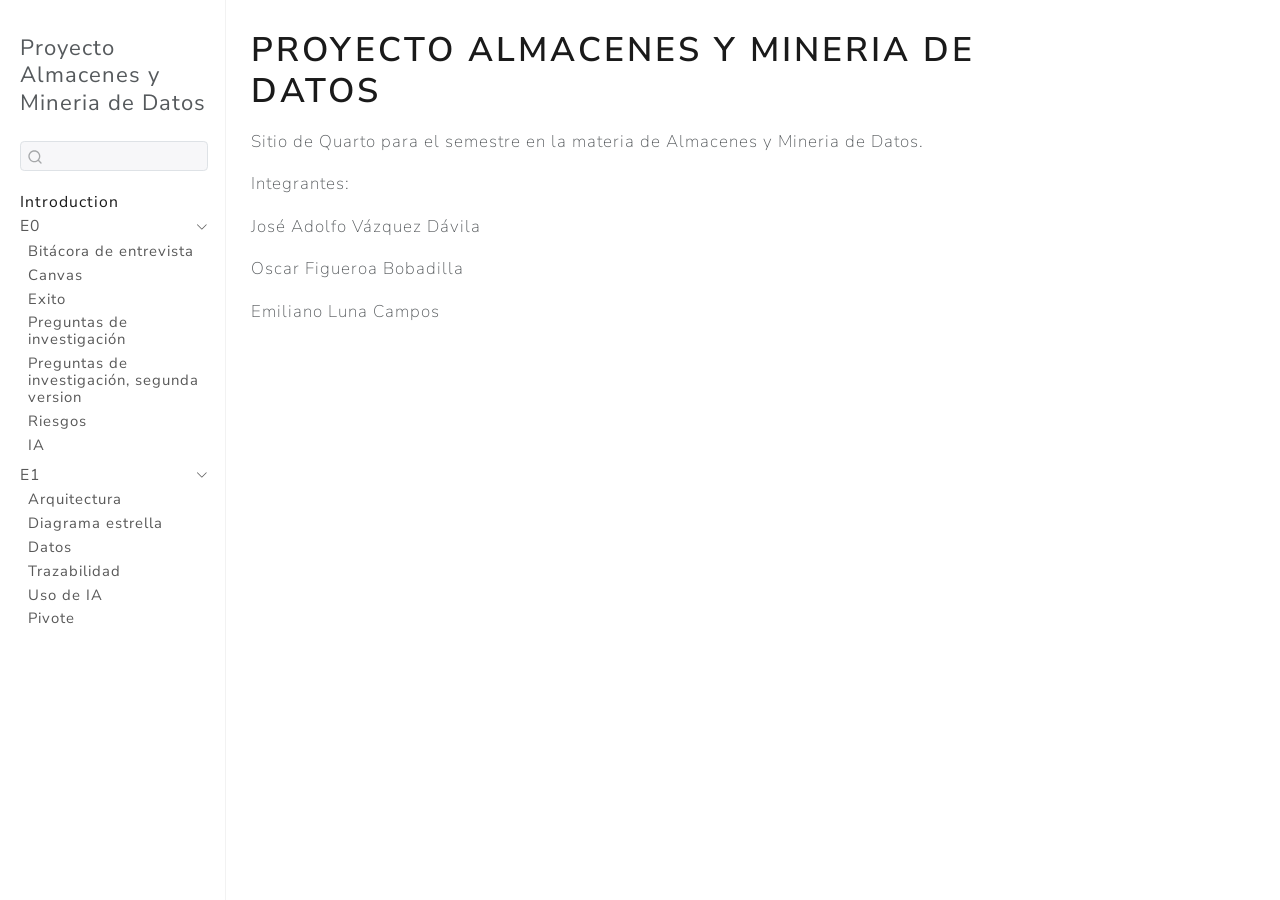
<file: index.html>
<!DOCTYPE html>
<html xmlns="http://www.w3.org/1999/xhtml" lang="en" xml:lang="en"><head>

<meta charset="utf-8">
<meta name="generator" content="quarto-1.10.18">

<meta name="viewport" content="width=device-width, initial-scale=1.0, user-scalable=yes">


<title>Proyecto Almacenes y Mineria de Datos</title>
<style>
/* Default styles provided by pandoc.
** See https://pandoc.org/MANUAL.html#variables-for-html for config info.
*/
span.smallcaps{font-variant: small-caps;}
div.columns{display: flex; gap: 1.5em;}
div.column{flex: auto;}
@media screen {
div.columns{gap: min(4vw, 1.5em);}
div.column{overflow-x: auto;}
}
div.hanging-indent{margin-left: 1.5em; text-indent: -1.5em;}
ul.task-list{list-style: none;}
ul.task-list li input[type="checkbox"] {
  width: 0.8em;
  margin: 0 0.8em 0.2em -1em; /* quarto-specific, see https://github.com/quarto-dev/quarto-cli/issues/4556 */ 
  vertical-align: middle;
}
</style>


<script src="site_libs/quarto-nav/quarto-nav.js"></script>
<script src="site_libs/quarto-nav/headroom.min.js"></script>
<script src="site_libs/clipboard/clipboard.min.js"></script>
<script src="site_libs/quarto-search/autocomplete.umd.js"></script>
<script src="site_libs/quarto-search/fuse.min.js"></script>
<script src="site_libs/quarto-search/quarto-search.js"></script>
<meta name="quarto:offset" content="./">
<script src="site_libs/quarto-html/quarto.js" type="module"></script>
<script src="site_libs/quarto-html/tabsets/tabsets.js" type="module"></script>
<script src="site_libs/quarto-html/popper.min.js"></script>
<script src="site_libs/quarto-html/tippy.umd.min.js"></script>
<script src="site_libs/quarto-html/anchor.min.js"></script>
<link href="site_libs/quarto-html/tippy.css" rel="stylesheet">
<link href="site_libs/quarto-html/quarto-syntax-highlighting-64a204ab8560d761af7679ceaba22944.css" rel="stylesheet" id="quarto-text-highlighting-styles">
<script src="site_libs/bootstrap/bootstrap.min.js"></script>
<link href="site_libs/bootstrap/bootstrap-icons.css" rel="stylesheet">
<link href="site_libs/bootstrap/bootstrap-d248f73aeb05ac65ad0b5326cc8879c1.min.css" rel="stylesheet" append-hash="true" id="quarto-bootstrap" data-mode="light">
<script id="quarto-search-options" type="application/json">{
  "location": "sidebar",
  "copy-button": false,
  "collapse-after": 3,
  "panel-placement": "start",
  "type": "textbox",
  "limit": 50,
  "keyboard-shortcut": [
    "f",
    "/",
    "s"
  ],
  "show-item-context": false,
  "language": {
    "search-no-results-text": "No results",
    "search-matching-documents-text": "matching documents",
    "search-copy-link-title": "Copy link to search",
    "search-hide-matches-text": "Hide additional matches",
    "search-more-match-text": "more match in this document",
    "search-more-matches-text": "more matches in this document",
    "search-clear-button-title": "Clear",
    "search-text-placeholder": "",
    "search-detached-cancel-button-title": "Cancel",
    "search-submit-button-title": "Submit",
    "search-label": "Search"
  }
}</script>


<link rel="stylesheet" href="styles.css">
</head>

<body class="nav-sidebar docked quarto-light">

<div id="quarto-search-results"></div>
  <header id="quarto-header" class="headroom fixed-top">
  <nav class="quarto-secondary-nav">
    <div class="container-fluid d-flex">
      <button type="button" class="quarto-btn-toggle btn" data-bs-toggle="collapse" role="button" data-bs-target=".quarto-sidebar-collapse-item" aria-controls="quarto-sidebar" aria-expanded="false" aria-label="Toggle sidebar navigation" onclick="if (window.quartoToggleHeadroom) { window.quartoToggleHeadroom(); }">
        <i class="bi bi-layout-text-sidebar-reverse"></i>
      </button>
        <nav class="quarto-page-breadcrumbs" aria-label="breadcrumb"><ol class="breadcrumb"><li class="breadcrumb-item"><a href="./index.html">Introduction</a></li></ol></nav>
        <a class="flex-grow-1" role="navigation" data-bs-toggle="collapse" data-bs-target=".quarto-sidebar-collapse-item" aria-controls="quarto-sidebar" aria-expanded="false" aria-label="Toggle sidebar navigation" onclick="if (window.quartoToggleHeadroom) { window.quartoToggleHeadroom(); }">      
        </a>
      <button type="button" class="btn quarto-search-button" aria-label="Search" onclick="window.quartoOpenSearch();">
        <i class="bi bi-search"></i>
      </button>
    </div>
  </nav>
</header>
<!-- content -->
<div id="quarto-content" class="quarto-container page-columns page-rows-contents page-layout-article">
<!-- sidebar -->
  <nav id="quarto-sidebar" class="sidebar collapse collapse-horizontal quarto-sidebar-collapse-item sidebar-navigation docked overflow-auto">
    <div class="pt-lg-2 mt-2 text-left sidebar-header">
    <div class="sidebar-title mb-0 py-0">
      <a href="./">Proyecto Almacenes y Mineria de Datos</a> 
    </div>
      </div>
        <div class="mt-2 flex-shrink-0 align-items-center">
        <div class="sidebar-search">
        <div id="quarto-search" class="" title="Search"></div>
        </div>
        </div>
    <div class="sidebar-menu-container"> 
    <ul class="list-unstyled mt-1">
        <li class="sidebar-item">
  <div class="sidebar-item-container"> 
  <a href="./index.html" class="sidebar-item-text sidebar-link active">
 <span class="menu-text">Introduction</span></a>
  </div>
</li>
        <li class="sidebar-item sidebar-item-section">
      <div class="sidebar-item-container"> 
            <a href="./entregas/E0_comprension_negocio/bitacora.html" class="sidebar-item-text sidebar-link">
 <span class="menu-text">E0</span></a>
          <a class="sidebar-item-toggle text-start" data-bs-toggle="collapse" data-bs-target="#quarto-sidebar-section-1" role="navigation" aria-expanded="true" aria-label="Toggle section">
            <i class="bi bi-chevron-right ms-2"></i>
          </a> 
      </div>
      <ul id="quarto-sidebar-section-1" class="collapse list-unstyled sidebar-section depth1 show">  
          <li class="sidebar-item">
  <div class="sidebar-item-container"> 
  <a href="./entregas/E0_comprension_negocio/bitacora.html" class="sidebar-item-text sidebar-link">
 <span class="menu-text">Bitácora de entrevista</span></a>
  </div>
</li>
          <li class="sidebar-item">
  <div class="sidebar-item-container"> 
  <a href="./entregas/E0_comprension_negocio/canvas.html" class="sidebar-item-text sidebar-link">
 <span class="menu-text">Canvas</span></a>
  </div>
</li>
          <li class="sidebar-item">
  <div class="sidebar-item-container"> 
  <a href="./entregas/E0_comprension_negocio/criterio_exito.html" class="sidebar-item-text sidebar-link">
 <span class="menu-text">Exito</span></a>
  </div>
</li>
          <li class="sidebar-item">
  <div class="sidebar-item-container"> 
  <a href="./entregas/E0_comprension_negocio/preguntas.html" class="sidebar-item-text sidebar-link">
 <span class="menu-text">Preguntas de investigación</span></a>
  </div>
</li>
          <li class="sidebar-item">
  <div class="sidebar-item-container"> 
  <a href="./entregas/E0_comprension_negocio/preguntasv2.html" class="sidebar-item-text sidebar-link">
 <span class="menu-text">Preguntas de investigación, segunda version</span></a>
  </div>
</li>
          <li class="sidebar-item">
  <div class="sidebar-item-container"> 
  <a href="./entregas/E0_comprension_negocio/riesgos_supuestos.html" class="sidebar-item-text sidebar-link">
 <span class="menu-text">Riesgos</span></a>
  </div>
</li>
          <li class="sidebar-item">
  <div class="sidebar-item-container"> 
  <a href="./entregas/E0_comprension_negocio/uso_ia.html" class="sidebar-item-text sidebar-link">
 <span class="menu-text">IA</span></a>
  </div>
</li>
      </ul>
  </li>
        <li class="sidebar-item sidebar-item-section">
      <div class="sidebar-item-container"> 
            <a href="./entregas/E1_arquitectura_dw/arquitectura.html" class="sidebar-item-text sidebar-link">
 <span class="menu-text">E1</span></a>
          <a class="sidebar-item-toggle text-start" data-bs-toggle="collapse" data-bs-target="#quarto-sidebar-section-2" role="navigation" aria-expanded="true" aria-label="Toggle section">
            <i class="bi bi-chevron-right ms-2"></i>
          </a> 
      </div>
      <ul id="quarto-sidebar-section-2" class="collapse list-unstyled sidebar-section depth1 show">  
          <li class="sidebar-item">
  <div class="sidebar-item-container"> 
  <a href="./entregas/E1_arquitectura_dw/arquitectura.html" class="sidebar-item-text sidebar-link">
 <span class="menu-text">Arquitectura</span></a>
  </div>
</li>
          <li class="sidebar-item">
  <div class="sidebar-item-container"> 
  <a href="./entregas/E1_arquitectura_dw/estrella.html" class="sidebar-item-text sidebar-link">
 <span class="menu-text">Diagrama estrella</span></a>
  </div>
</li>
          <li class="sidebar-item">
  <div class="sidebar-item-container"> 
  <a href="./entregas/E1_arquitectura_dw/fuentes.html" class="sidebar-item-text sidebar-link">
 <span class="menu-text">Datos</span></a>
  </div>
</li>
          <li class="sidebar-item">
  <div class="sidebar-item-container"> 
  <a href="./entregas/E1_arquitectura_dw/trazabilidad.html" class="sidebar-item-text sidebar-link">
 <span class="menu-text">Trazabilidad</span></a>
  </div>
</li>
          <li class="sidebar-item">
  <div class="sidebar-item-container"> 
  <a href="./entregas/E1_arquitectura_dw/uso_ia.html" class="sidebar-item-text sidebar-link">
 <span class="menu-text">Uso de IA</span></a>
  </div>
</li>
          <li class="sidebar-item">
  <div class="sidebar-item-container"> 
  <a href="./entregas/E1_arquitectura_dw/pivote.html" class="sidebar-item-text sidebar-link">
 <span class="menu-text">Pivote</span></a>
  </div>
</li>
      </ul>
  </li>
    </ul>
    </div>
</nav>
<div id="quarto-sidebar-glass" class="quarto-sidebar-collapse-item" data-bs-toggle="collapse" data-bs-target=".quarto-sidebar-collapse-item"></div>
<!-- margin-sidebar -->
    <div id="quarto-margin-sidebar" class="sidebar margin-sidebar zindex-bottom">
        
    </div>
<!-- main -->
<main class="content" id="quarto-document-content">

<header id="title-block-header" class="quarto-title-block default">
<div class="quarto-title">
<h1 class="title">Proyecto Almacenes y Mineria de Datos</h1>
</div>



<div class="quarto-title-meta">

    
  
    
  </div>
  


</header>


<p>Sitio de Quarto para el semestre en la materia de Almacenes y Mineria de Datos.</p>
<p>Integrantes:</p>
<p>José Adolfo Vázquez Dávila</p>
<p>Oscar Figueroa Bobadilla</p>
<p>Emiliano Luna Campos</p>



</main> <!-- /main -->
<script id="quarto-html-after-body" type="application/javascript">
  window.document.addEventListener("DOMContentLoaded", function (event) {
    const icon = "";
    const anchorJS = new window.AnchorJS();
    anchorJS.options = {
      placement: 'right',
      icon: icon
    };
    anchorJS.add('.anchored');
    const isCodeAnnotation = (el) => {
      for (const clz of el.classList) {
        if (clz.startsWith('code-annotation-')) {                     
          return true;
        }
      }
      return false;
    }
    const onCopySuccess = function(e) {
      // button target
      const button = e.trigger;
      // don't keep focus
      button.blur();
      // flash "checked"
      button.classList.add('code-copy-button-checked');
      var currentTitle = button.getAttribute("title");
      button.setAttribute("title", "Copied!");
      let tooltip;
      if (window.bootstrap) {
        button.setAttribute("data-bs-toggle", "tooltip");
        button.setAttribute("data-bs-placement", "left");
        button.setAttribute("data-bs-title", "Copied!");
        tooltip = new bootstrap.Tooltip(button, 
          { trigger: "manual", 
            customClass: "code-copy-button-tooltip",
            offset: [0, -8]});
        tooltip.show();    
      }
      setTimeout(function() {
        if (tooltip) {
          tooltip.hide();
          button.removeAttribute("data-bs-title");
          button.removeAttribute("data-bs-toggle");
          button.removeAttribute("data-bs-placement");
        }
        button.setAttribute("title", currentTitle);
        button.classList.remove('code-copy-button-checked');
      }, 1000);
      // clear code selection
      e.clearSelection();
    }
    const getTextToCopy = function(trigger) {
      const outerScaffold = trigger.parentElement.cloneNode(true);
      const codeEl = outerScaffold.querySelector('code');
      for (const childEl of codeEl.children) {
        if (isCodeAnnotation(childEl)) {
          childEl.remove();
        }
      }
      return codeEl.innerText;
    }
    const clipboard = new window.ClipboardJS('.code-copy-button:not([data-in-quarto-modal])', {
      text: getTextToCopy
    });
    clipboard.on('success', onCopySuccess);
    if (window.document.getElementById('quarto-embedded-source-code-modal')) {
      const clipboardModal = new window.ClipboardJS('.code-copy-button[data-in-quarto-modal]', {
        text: getTextToCopy,
        container: window.document.getElementById('quarto-embedded-source-code-modal')
      });
      clipboardModal.on('success', onCopySuccess);
    }
      var localhostRegex = new RegExp(/^(?:http|https):\/\/localhost\:?[0-9]*\//);
      var mailtoRegex = new RegExp(/^mailto:/);
        var filterRegex = new RegExp("https:\/\/EmilianoLuna09099\.github\.io\/ProyectoAyMD\/");
      var isInternal = (href) => {
          return filterRegex.test(href) || localhostRegex.test(href) || mailtoRegex.test(href);
      }
      // Inspect non-navigation links and adorn them if external
     var links = window.document.querySelectorAll('a[href]:not(.nav-link):not(.navbar-brand):not(.toc-action):not(.sidebar-link):not(.sidebar-item-toggle):not(.pagination-link):not(.no-external):not([aria-hidden]):not(.dropdown-item):not(.quarto-navigation-tool):not(.about-link)');
      for (var i=0; i<links.length; i++) {
        const link = links[i];
        if (!isInternal(link.href)) {
          // undo the damage that might have been done by quarto-nav.js in the case of
          // links that we want to consider external
          if (link.dataset.originalHref !== undefined) {
            link.href = link.dataset.originalHref;
          }
        }
      }
    function tippyHover(el, contentFn, onTriggerFn, onUntriggerFn) {
      const config = {
        allowHTML: true,
        maxWidth: 500,
        delay: 100,
        arrow: false,
        appendTo: function(el) {
            return el.parentElement;
        },
        interactive: true,
        interactiveBorder: 10,
        theme: 'quarto',
        placement: 'bottom-start',
      };
      if (contentFn) {
        config.content = contentFn;
      }
      if (onTriggerFn) {
        config.onTrigger = onTriggerFn;
      }
      if (onUntriggerFn) {
        config.onUntrigger = onUntriggerFn;
      }
      window.tippy(el, config); 
    }
    const noterefs = window.document.querySelectorAll('a[role="doc-noteref"]');
    for (var i=0; i<noterefs.length; i++) {
      const ref = noterefs[i];
      tippyHover(ref, function() {
        // use id or data attribute instead here
        let href = ref.getAttribute('data-footnote-href') || ref.getAttribute('href');
        try { href = new URL(href).hash; } catch {}
        const id = href.replace(/^#\/?/, "");
        const note = window.document.getElementById(id);
        if (note) {
          return note.innerHTML;
        } else {
          return "";
        }
      });
    }
    const xrefs = window.document.querySelectorAll('a.quarto-xref');
    const processXRef = (id, note) => {
      // Strip column container classes
      const stripColumnClz = (el) => {
        el.classList.remove("page-full", "page-columns");
        if (el.children) {
          for (const child of el.children) {
            stripColumnClz(child);
          }
        }
      }
      stripColumnClz(note)
      if (id === null || id.startsWith('sec-')) {
        // Special case sections, only their first couple elements
        const container = document.createElement("div");
        if (note.children && note.children.length > 2) {
          container.appendChild(note.children[0].cloneNode(true));
          for (let i = 1; i < note.children.length; i++) {
            const child = note.children[i];
            if (child.tagName === "P" && child.innerText === "") {
              continue;
            } else {
              container.appendChild(child.cloneNode(true));
              break;
            }
          }
          if (window.Quarto?.typesetMath) {
            window.Quarto.typesetMath(container);
          }
          return container.innerHTML
        } else {
          if (window.Quarto?.typesetMath) {
            window.Quarto.typesetMath(note);
          }
          return note.innerHTML;
        }
      } else {
        // Remove any anchor links if they are present
        const anchorLink = note.querySelector('a.anchorjs-link');
        if (anchorLink) {
          anchorLink.remove();
        }
        if (window.Quarto?.typesetMath) {
          window.Quarto.typesetMath(note);
        }
        if (note.classList.contains("callout")) {
          return note.outerHTML;
        } else {
          return note.innerHTML;
        }
      }
    }
    for (var i=0; i<xrefs.length; i++) {
      const xref = xrefs[i];
      tippyHover(xref, undefined, function(instance) {
        instance.disable();
        let url = xref.getAttribute('href');
        let hash = undefined; 
        if (url.startsWith('#')) {
          hash = url;
        } else {
          try { hash = new URL(url).hash; } catch {}
        }
        if (hash) {
          const id = hash.replace(/^#\/?/, "");
          const note = window.document.getElementById(id);
          if (note !== null) {
            try {
              const html = processXRef(id, note.cloneNode(true));
              instance.setContent(html);
            } finally {
              instance.enable();
              instance.show();
            }
          } else {
            // See if we can fetch this
            fetch(url.split('#')[0])
            .then(res => res.text())
            .then(html => {
              const parser = new DOMParser();
              const htmlDoc = parser.parseFromString(html, "text/html");
              const note = htmlDoc.getElementById(id);
              if (note !== null) {
                const html = processXRef(id, note);
                instance.setContent(html);
              } 
            }).finally(() => {
              instance.enable();
              instance.show();
            });
          }
        } else {
          // See if we can fetch a full url (with no hash to target)
          // This is a special case and we should probably do some content thinning / targeting
          fetch(url)
          .then(res => res.text())
          .then(html => {
            const parser = new DOMParser();
            const htmlDoc = parser.parseFromString(html, "text/html");
            const note = htmlDoc.querySelector('main.content');
            if (note !== null) {
              // This should only happen for chapter cross references
              // (since there is no id in the URL)
              // remove the first header
              if (note.children.length > 0 && note.children[0].tagName === "HEADER") {
                note.children[0].remove();
              }
              const html = processXRef(null, note);
              instance.setContent(html);
            } 
          }).finally(() => {
            instance.enable();
            instance.show();
          });
        }
      }, function(instance) {
      });
    }
        let selectedAnnoteEl;
        const selectorForAnnotation = ( cell, annotation) => {
          let cellAttr = 'data-code-cell="' + cell + '"';
          let lineAttr = 'data-code-annotation="' +  annotation + '"';
          const selector = 'span[' + cellAttr + '][' + lineAttr + ']';
          return selector;
        }
        const selectCodeLines = (annoteEl) => {
          const doc = window.document;
          const targetCell = annoteEl.getAttribute("data-target-cell");
          const targetAnnotation = annoteEl.getAttribute("data-target-annotation");
          const annoteSpan = window.document.querySelector(selectorForAnnotation(targetCell, targetAnnotation));
          const lines = annoteSpan.getAttribute("data-code-lines").split(",");
          const lineIds = lines.map((line) => {
            return targetCell + "-" + line;
          })
          let top = null;
          let height = null;
          let parent = null;
          if (lineIds.length > 0) {
              //compute the position of the single el (top and bottom and make a div)
              const el = window.document.getElementById(lineIds[0]);
              top = el.offsetTop;
              height = el.offsetHeight;
              parent = el.parentElement.parentElement;
            if (lineIds.length > 1) {
              const lastEl = window.document.getElementById(lineIds[lineIds.length - 1]);
              const bottom = lastEl.offsetTop + lastEl.offsetHeight;
              height = bottom - top;
            }
            if (top !== null && height !== null && parent !== null) {
              // cook up a div (if necessary) and position it 
              let div = window.document.getElementById("code-annotation-line-highlight");
              if (div === null) {
                div = window.document.createElement("div");
                div.setAttribute("id", "code-annotation-line-highlight");
                div.style.position = 'absolute';
                parent.appendChild(div);
              }
              div.style.top = top - 2 + "px";
              div.style.height = height + 4 + "px";
              div.style.left = 0;
              let gutterDiv = window.document.getElementById("code-annotation-line-highlight-gutter");
              if (gutterDiv === null) {
                gutterDiv = window.document.createElement("div");
                gutterDiv.setAttribute("id", "code-annotation-line-highlight-gutter");
                gutterDiv.style.position = 'absolute';
                const codeCell = window.document.getElementById(targetCell);
                const gutter = codeCell.querySelector('.code-annotation-gutter');
                gutter.appendChild(gutterDiv);
              }
              gutterDiv.style.top = top - 2 + "px";
              gutterDiv.style.height = height + 4 + "px";
            }
            selectedAnnoteEl = annoteEl;
          }
        };
        const unselectCodeLines = () => {
          const elementsIds = ["code-annotation-line-highlight", "code-annotation-line-highlight-gutter"];
          elementsIds.forEach((elId) => {
            const div = window.document.getElementById(elId);
            if (div) {
              div.remove();
            }
          });
          selectedAnnoteEl = undefined;
        };
          // Handle positioning of the toggle
      window.addEventListener(
        "resize",
        throttle(() => {
          elRect = undefined;
          if (selectedAnnoteEl) {
            selectCodeLines(selectedAnnoteEl);
          }
        }, 10)
      );
      function throttle(fn, ms) {
      let throttle = false;
      let timer;
        return (...args) => {
          if(!throttle) { // first call gets through
              fn.apply(this, args);
              throttle = true;
          } else { // all the others get throttled
              if(timer) clearTimeout(timer); // cancel #2
              timer = setTimeout(() => {
                fn.apply(this, args);
                timer = throttle = false;
              }, ms);
          }
        };
      }
        // Attach click handler to the DT
        const annoteDls = window.document.querySelectorAll('dt[data-target-cell]');
        for (const annoteDlNode of annoteDls) {
          annoteDlNode.addEventListener('click', (event) => {
            const clickedEl = event.target;
            if (clickedEl !== selectedAnnoteEl) {
              unselectCodeLines();
              const activeEl = window.document.querySelector('dt[data-target-cell].code-annotation-active');
              if (activeEl) {
                activeEl.classList.remove('code-annotation-active');
              }
              selectCodeLines(clickedEl);
              clickedEl.classList.add('code-annotation-active');
            } else {
              // Unselect the line
              unselectCodeLines();
              clickedEl.classList.remove('code-annotation-active');
            }
          });
        }
    const findCites = (el) => {
      const parentEl = el.parentElement;
      if (parentEl) {
        const cites = parentEl.dataset.cites;
        if (cites) {
          return {
            el,
            cites: cites.split(' ')
          };
        } else {
          return findCites(el.parentElement)
        }
      } else {
        return undefined;
      }
    };
    var bibliorefs = window.document.querySelectorAll('a[role="doc-biblioref"]');
    for (var i=0; i<bibliorefs.length; i++) {
      const ref = bibliorefs[i];
      const citeInfo = findCites(ref);
      if (citeInfo) {
        tippyHover(citeInfo.el, function() {
          var popup = window.document.createElement('div');
          citeInfo.cites.forEach(function(cite) {
            var citeDiv = window.document.createElement('div');
            citeDiv.classList.add('hanging-indent');
            citeDiv.classList.add('csl-entry');
            var biblioDiv = window.document.getElementById('ref-' + cite);
            if (biblioDiv) {
              citeDiv.innerHTML = biblioDiv.innerHTML;
            }
            popup.appendChild(citeDiv);
          });
          return popup.innerHTML;
        });
      }
    }
  });
  </script>
</div> <!-- /content -->




</body></html>
</file>
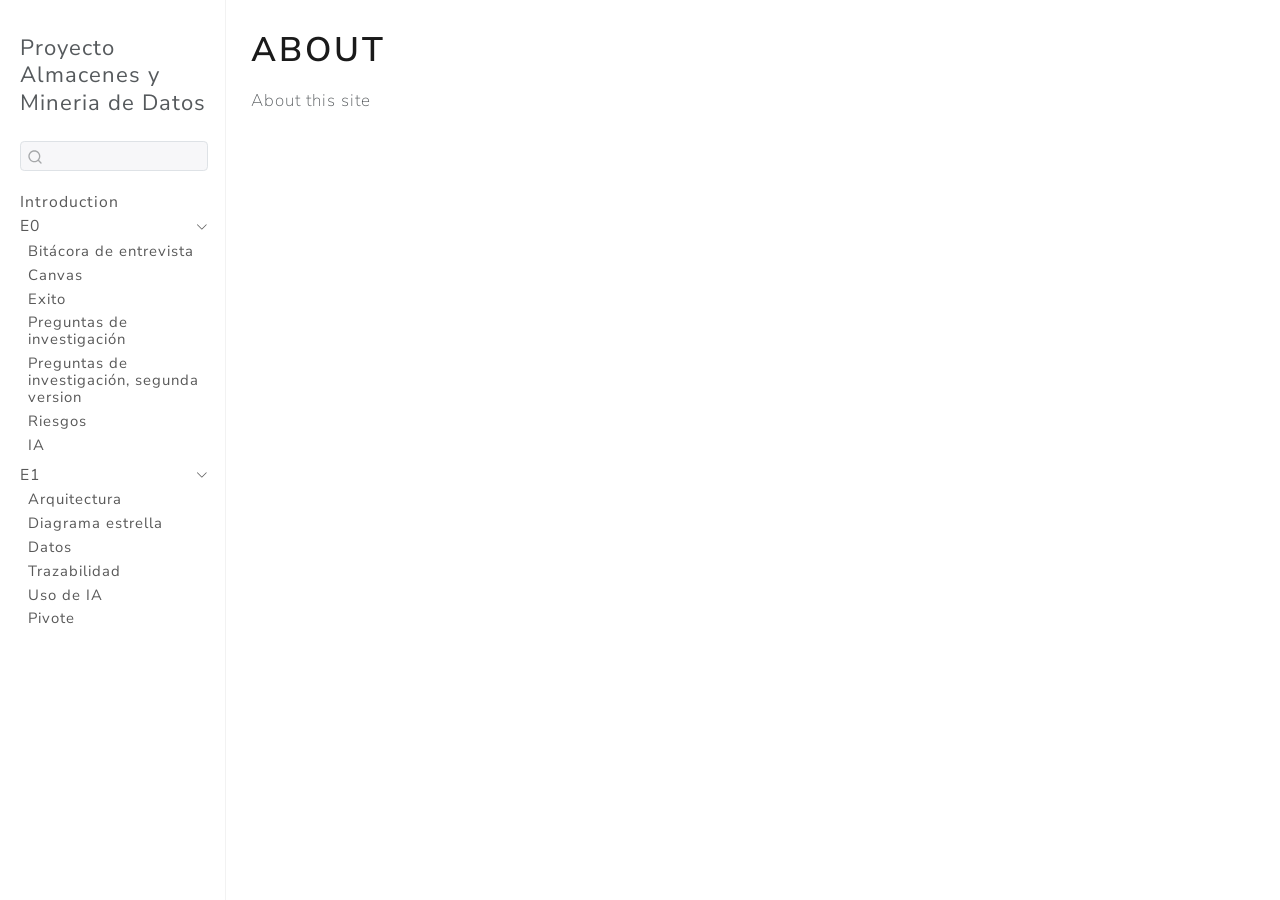
<file: about.html>
<!DOCTYPE html>
<html xmlns="http://www.w3.org/1999/xhtml" lang="en" xml:lang="en"><head>

<meta charset="utf-8">
<meta name="generator" content="quarto-1.10.18">

<meta name="viewport" content="width=device-width, initial-scale=1.0, user-scalable=yes">


<title>About – Proyecto Almacenes y Mineria de Datos</title>
<style>
/* Default styles provided by pandoc.
** See https://pandoc.org/MANUAL.html#variables-for-html for config info.
*/
span.smallcaps{font-variant: small-caps;}
div.columns{display: flex; gap: 1.5em;}
div.column{flex: auto;}
@media screen {
div.columns{gap: min(4vw, 1.5em);}
div.column{overflow-x: auto;}
}
div.hanging-indent{margin-left: 1.5em; text-indent: -1.5em;}
ul.task-list{list-style: none;}
ul.task-list li input[type="checkbox"] {
  width: 0.8em;
  margin: 0 0.8em 0.2em -1em; /* quarto-specific, see https://github.com/quarto-dev/quarto-cli/issues/4556 */ 
  vertical-align: middle;
}
</style>


<script src="site_libs/quarto-nav/quarto-nav.js"></script>
<script src="site_libs/quarto-nav/headroom.min.js"></script>
<script src="site_libs/clipboard/clipboard.min.js"></script>
<script src="site_libs/quarto-search/autocomplete.umd.js"></script>
<script src="site_libs/quarto-search/fuse.min.js"></script>
<script src="site_libs/quarto-search/quarto-search.js"></script>
<meta name="quarto:offset" content="./">
<script src="site_libs/quarto-html/quarto.js" type="module"></script>
<script src="site_libs/quarto-html/tabsets/tabsets.js" type="module"></script>
<script src="site_libs/quarto-html/popper.min.js"></script>
<script src="site_libs/quarto-html/tippy.umd.min.js"></script>
<script src="site_libs/quarto-html/anchor.min.js"></script>
<link href="site_libs/quarto-html/tippy.css" rel="stylesheet">
<link href="site_libs/quarto-html/quarto-syntax-highlighting-64a204ab8560d761af7679ceaba22944.css" rel="stylesheet" id="quarto-text-highlighting-styles">
<script src="site_libs/bootstrap/bootstrap.min.js"></script>
<link href="site_libs/bootstrap/bootstrap-icons.css" rel="stylesheet">
<link href="site_libs/bootstrap/bootstrap-d248f73aeb05ac65ad0b5326cc8879c1.min.css" rel="stylesheet" append-hash="true" id="quarto-bootstrap" data-mode="light">
<script id="quarto-search-options" type="application/json">{
  "location": "sidebar",
  "copy-button": false,
  "collapse-after": 3,
  "panel-placement": "start",
  "type": "textbox",
  "limit": 50,
  "keyboard-shortcut": [
    "f",
    "/",
    "s"
  ],
  "show-item-context": false,
  "language": {
    "search-no-results-text": "No results",
    "search-matching-documents-text": "matching documents",
    "search-copy-link-title": "Copy link to search",
    "search-hide-matches-text": "Hide additional matches",
    "search-more-match-text": "more match in this document",
    "search-more-matches-text": "more matches in this document",
    "search-clear-button-title": "Clear",
    "search-text-placeholder": "",
    "search-detached-cancel-button-title": "Cancel",
    "search-submit-button-title": "Submit",
    "search-label": "Search"
  }
}</script>


<link rel="stylesheet" href="styles.css">
</head>

<body class="nav-sidebar docked quarto-light">

<div id="quarto-search-results"></div>
  <header id="quarto-header" class="headroom fixed-top">
  <nav class="quarto-secondary-nav">
    <div class="container-fluid d-flex">
      <button type="button" class="quarto-btn-toggle btn" data-bs-toggle="collapse" role="button" data-bs-target=".quarto-sidebar-collapse-item" aria-controls="quarto-sidebar" aria-expanded="false" aria-label="Toggle sidebar navigation" onclick="if (window.quartoToggleHeadroom) { window.quartoToggleHeadroom(); }">
        <i class="bi bi-layout-text-sidebar-reverse"></i>
      </button>
        <nav class="quarto-page-breadcrumbs" aria-label="breadcrumb"><ol class="breadcrumb"><li class="breadcrumb-item">
      Proyecto Almacenes y Mineria de Datos
      </li></ol></nav>
        <a class="flex-grow-1" role="navigation" data-bs-toggle="collapse" data-bs-target=".quarto-sidebar-collapse-item" aria-controls="quarto-sidebar" aria-expanded="false" aria-label="Toggle sidebar navigation" onclick="if (window.quartoToggleHeadroom) { window.quartoToggleHeadroom(); }">      
        </a>
      <button type="button" class="btn quarto-search-button" aria-label="Search" onclick="window.quartoOpenSearch();">
        <i class="bi bi-search"></i>
      </button>
    </div>
  </nav>
</header>
<!-- content -->
<div id="quarto-content" class="quarto-container page-columns page-rows-contents page-layout-article">
<!-- sidebar -->
  <nav id="quarto-sidebar" class="sidebar collapse collapse-horizontal quarto-sidebar-collapse-item sidebar-navigation docked overflow-auto">
    <div class="pt-lg-2 mt-2 text-left sidebar-header">
    <div class="sidebar-title mb-0 py-0">
      <a href="./">Proyecto Almacenes y Mineria de Datos</a> 
    </div>
      </div>
        <div class="mt-2 flex-shrink-0 align-items-center">
        <div class="sidebar-search">
        <div id="quarto-search" class="" title="Search"></div>
        </div>
        </div>
    <div class="sidebar-menu-container"> 
    <ul class="list-unstyled mt-1">
        <li class="sidebar-item">
  <div class="sidebar-item-container"> 
  <a href="./index.html" class="sidebar-item-text sidebar-link">
 <span class="menu-text">Introduction</span></a>
  </div>
</li>
        <li class="sidebar-item sidebar-item-section">
      <div class="sidebar-item-container"> 
            <a href="./entregas/E0_comprension_negocio/bitacora.html" class="sidebar-item-text sidebar-link">
 <span class="menu-text">E0</span></a>
          <a class="sidebar-item-toggle text-start" data-bs-toggle="collapse" data-bs-target="#quarto-sidebar-section-1" role="navigation" aria-expanded="true" aria-label="Toggle section">
            <i class="bi bi-chevron-right ms-2"></i>
          </a> 
      </div>
      <ul id="quarto-sidebar-section-1" class="collapse list-unstyled sidebar-section depth1 show">  
          <li class="sidebar-item">
  <div class="sidebar-item-container"> 
  <a href="./entregas/E0_comprension_negocio/bitacora.html" class="sidebar-item-text sidebar-link">
 <span class="menu-text">Bitácora de entrevista</span></a>
  </div>
</li>
          <li class="sidebar-item">
  <div class="sidebar-item-container"> 
  <a href="./entregas/E0_comprension_negocio/canvas.html" class="sidebar-item-text sidebar-link">
 <span class="menu-text">Canvas</span></a>
  </div>
</li>
          <li class="sidebar-item">
  <div class="sidebar-item-container"> 
  <a href="./entregas/E0_comprension_negocio/criterio_exito.html" class="sidebar-item-text sidebar-link">
 <span class="menu-text">Exito</span></a>
  </div>
</li>
          <li class="sidebar-item">
  <div class="sidebar-item-container"> 
  <a href="./entregas/E0_comprension_negocio/preguntas.html" class="sidebar-item-text sidebar-link">
 <span class="menu-text">Preguntas de investigación</span></a>
  </div>
</li>
          <li class="sidebar-item">
  <div class="sidebar-item-container"> 
  <a href="./entregas/E0_comprension_negocio/preguntasv2.html" class="sidebar-item-text sidebar-link">
 <span class="menu-text">Preguntas de investigación, segunda version</span></a>
  </div>
</li>
          <li class="sidebar-item">
  <div class="sidebar-item-container"> 
  <a href="./entregas/E0_comprension_negocio/riesgos_supuestos.html" class="sidebar-item-text sidebar-link">
 <span class="menu-text">Riesgos</span></a>
  </div>
</li>
          <li class="sidebar-item">
  <div class="sidebar-item-container"> 
  <a href="./entregas/E0_comprension_negocio/uso_ia.html" class="sidebar-item-text sidebar-link">
 <span class="menu-text">IA</span></a>
  </div>
</li>
      </ul>
  </li>
        <li class="sidebar-item sidebar-item-section">
      <div class="sidebar-item-container"> 
            <a href="./entregas/E1_arquitectura_dw/arquitectura.html" class="sidebar-item-text sidebar-link">
 <span class="menu-text">E1</span></a>
          <a class="sidebar-item-toggle text-start" data-bs-toggle="collapse" data-bs-target="#quarto-sidebar-section-2" role="navigation" aria-expanded="true" aria-label="Toggle section">
            <i class="bi bi-chevron-right ms-2"></i>
          </a> 
      </div>
      <ul id="quarto-sidebar-section-2" class="collapse list-unstyled sidebar-section depth1 show">  
          <li class="sidebar-item">
  <div class="sidebar-item-container"> 
  <a href="./entregas/E1_arquitectura_dw/arquitectura.html" class="sidebar-item-text sidebar-link">
 <span class="menu-text">Arquitectura</span></a>
  </div>
</li>
          <li class="sidebar-item">
  <div class="sidebar-item-container"> 
  <a href="./entregas/E1_arquitectura_dw/estrella.html" class="sidebar-item-text sidebar-link">
 <span class="menu-text">Diagrama estrella</span></a>
  </div>
</li>
          <li class="sidebar-item">
  <div class="sidebar-item-container"> 
  <a href="./entregas/E1_arquitectura_dw/fuentes.html" class="sidebar-item-text sidebar-link">
 <span class="menu-text">Datos</span></a>
  </div>
</li>
          <li class="sidebar-item">
  <div class="sidebar-item-container"> 
  <a href="./entregas/E1_arquitectura_dw/trazabilidad.html" class="sidebar-item-text sidebar-link">
 <span class="menu-text">Trazabilidad</span></a>
  </div>
</li>
          <li class="sidebar-item">
  <div class="sidebar-item-container"> 
  <a href="./entregas/E1_arquitectura_dw/uso_ia.html" class="sidebar-item-text sidebar-link">
 <span class="menu-text">Uso de IA</span></a>
  </div>
</li>
          <li class="sidebar-item">
  <div class="sidebar-item-container"> 
  <a href="./entregas/E1_arquitectura_dw/pivote.html" class="sidebar-item-text sidebar-link">
 <span class="menu-text">Pivote</span></a>
  </div>
</li>
      </ul>
  </li>
    </ul>
    </div>
</nav>
<div id="quarto-sidebar-glass" class="quarto-sidebar-collapse-item" data-bs-toggle="collapse" data-bs-target=".quarto-sidebar-collapse-item"></div>
<!-- margin-sidebar -->
    <div id="quarto-margin-sidebar" class="sidebar margin-sidebar zindex-bottom">
        
    </div>
<!-- main -->
<main class="content" id="quarto-document-content">

<header id="title-block-header" class="quarto-title-block default">
<div class="quarto-title">
<h1 class="title">About</h1>
</div>



<div class="quarto-title-meta">

    
  
    
  </div>
  


</header>


<p>About this site</p>



</main> <!-- /main -->
<script id="quarto-html-after-body" type="application/javascript">
  window.document.addEventListener("DOMContentLoaded", function (event) {
    const icon = "";
    const anchorJS = new window.AnchorJS();
    anchorJS.options = {
      placement: 'right',
      icon: icon
    };
    anchorJS.add('.anchored');
    const isCodeAnnotation = (el) => {
      for (const clz of el.classList) {
        if (clz.startsWith('code-annotation-')) {                     
          return true;
        }
      }
      return false;
    }
    const onCopySuccess = function(e) {
      // button target
      const button = e.trigger;
      // don't keep focus
      button.blur();
      // flash "checked"
      button.classList.add('code-copy-button-checked');
      var currentTitle = button.getAttribute("title");
      button.setAttribute("title", "Copied!");
      let tooltip;
      if (window.bootstrap) {
        button.setAttribute("data-bs-toggle", "tooltip");
        button.setAttribute("data-bs-placement", "left");
        button.setAttribute("data-bs-title", "Copied!");
        tooltip = new bootstrap.Tooltip(button, 
          { trigger: "manual", 
            customClass: "code-copy-button-tooltip",
            offset: [0, -8]});
        tooltip.show();    
      }
      setTimeout(function() {
        if (tooltip) {
          tooltip.hide();
          button.removeAttribute("data-bs-title");
          button.removeAttribute("data-bs-toggle");
          button.removeAttribute("data-bs-placement");
        }
        button.setAttribute("title", currentTitle);
        button.classList.remove('code-copy-button-checked');
      }, 1000);
      // clear code selection
      e.clearSelection();
    }
    const getTextToCopy = function(trigger) {
      const outerScaffold = trigger.parentElement.cloneNode(true);
      const codeEl = outerScaffold.querySelector('code');
      for (const childEl of codeEl.children) {
        if (isCodeAnnotation(childEl)) {
          childEl.remove();
        }
      }
      return codeEl.innerText;
    }
    const clipboard = new window.ClipboardJS('.code-copy-button:not([data-in-quarto-modal])', {
      text: getTextToCopy
    });
    clipboard.on('success', onCopySuccess);
    if (window.document.getElementById('quarto-embedded-source-code-modal')) {
      const clipboardModal = new window.ClipboardJS('.code-copy-button[data-in-quarto-modal]', {
        text: getTextToCopy,
        container: window.document.getElementById('quarto-embedded-source-code-modal')
      });
      clipboardModal.on('success', onCopySuccess);
    }
      var localhostRegex = new RegExp(/^(?:http|https):\/\/localhost\:?[0-9]*\//);
      var mailtoRegex = new RegExp(/^mailto:/);
        var filterRegex = new RegExp("https:\/\/EmilianoLuna09099\.github\.io\/ProyectoAyMD\/");
      var isInternal = (href) => {
          return filterRegex.test(href) || localhostRegex.test(href) || mailtoRegex.test(href);
      }
      // Inspect non-navigation links and adorn them if external
     var links = window.document.querySelectorAll('a[href]:not(.nav-link):not(.navbar-brand):not(.toc-action):not(.sidebar-link):not(.sidebar-item-toggle):not(.pagination-link):not(.no-external):not([aria-hidden]):not(.dropdown-item):not(.quarto-navigation-tool):not(.about-link)');
      for (var i=0; i<links.length; i++) {
        const link = links[i];
        if (!isInternal(link.href)) {
          // undo the damage that might have been done by quarto-nav.js in the case of
          // links that we want to consider external
          if (link.dataset.originalHref !== undefined) {
            link.href = link.dataset.originalHref;
          }
        }
      }
    function tippyHover(el, contentFn, onTriggerFn, onUntriggerFn) {
      const config = {
        allowHTML: true,
        maxWidth: 500,
        delay: 100,
        arrow: false,
        appendTo: function(el) {
            return el.parentElement;
        },
        interactive: true,
        interactiveBorder: 10,
        theme: 'quarto',
        placement: 'bottom-start',
      };
      if (contentFn) {
        config.content = contentFn;
      }
      if (onTriggerFn) {
        config.onTrigger = onTriggerFn;
      }
      if (onUntriggerFn) {
        config.onUntrigger = onUntriggerFn;
      }
      window.tippy(el, config); 
    }
    const noterefs = window.document.querySelectorAll('a[role="doc-noteref"]');
    for (var i=0; i<noterefs.length; i++) {
      const ref = noterefs[i];
      tippyHover(ref, function() {
        // use id or data attribute instead here
        let href = ref.getAttribute('data-footnote-href') || ref.getAttribute('href');
        try { href = new URL(href).hash; } catch {}
        const id = href.replace(/^#\/?/, "");
        const note = window.document.getElementById(id);
        if (note) {
          return note.innerHTML;
        } else {
          return "";
        }
      });
    }
    const xrefs = window.document.querySelectorAll('a.quarto-xref');
    const processXRef = (id, note) => {
      // Strip column container classes
      const stripColumnClz = (el) => {
        el.classList.remove("page-full", "page-columns");
        if (el.children) {
          for (const child of el.children) {
            stripColumnClz(child);
          }
        }
      }
      stripColumnClz(note)
      if (id === null || id.startsWith('sec-')) {
        // Special case sections, only their first couple elements
        const container = document.createElement("div");
        if (note.children && note.children.length > 2) {
          container.appendChild(note.children[0].cloneNode(true));
          for (let i = 1; i < note.children.length; i++) {
            const child = note.children[i];
            if (child.tagName === "P" && child.innerText === "") {
              continue;
            } else {
              container.appendChild(child.cloneNode(true));
              break;
            }
          }
          if (window.Quarto?.typesetMath) {
            window.Quarto.typesetMath(container);
          }
          return container.innerHTML
        } else {
          if (window.Quarto?.typesetMath) {
            window.Quarto.typesetMath(note);
          }
          return note.innerHTML;
        }
      } else {
        // Remove any anchor links if they are present
        const anchorLink = note.querySelector('a.anchorjs-link');
        if (anchorLink) {
          anchorLink.remove();
        }
        if (window.Quarto?.typesetMath) {
          window.Quarto.typesetMath(note);
        }
        if (note.classList.contains("callout")) {
          return note.outerHTML;
        } else {
          return note.innerHTML;
        }
      }
    }
    for (var i=0; i<xrefs.length; i++) {
      const xref = xrefs[i];
      tippyHover(xref, undefined, function(instance) {
        instance.disable();
        let url = xref.getAttribute('href');
        let hash = undefined; 
        if (url.startsWith('#')) {
          hash = url;
        } else {
          try { hash = new URL(url).hash; } catch {}
        }
        if (hash) {
          const id = hash.replace(/^#\/?/, "");
          const note = window.document.getElementById(id);
          if (note !== null) {
            try {
              const html = processXRef(id, note.cloneNode(true));
              instance.setContent(html);
            } finally {
              instance.enable();
              instance.show();
            }
          } else {
            // See if we can fetch this
            fetch(url.split('#')[0])
            .then(res => res.text())
            .then(html => {
              const parser = new DOMParser();
              const htmlDoc = parser.parseFromString(html, "text/html");
              const note = htmlDoc.getElementById(id);
              if (note !== null) {
                const html = processXRef(id, note);
                instance.setContent(html);
              } 
            }).finally(() => {
              instance.enable();
              instance.show();
            });
          }
        } else {
          // See if we can fetch a full url (with no hash to target)
          // This is a special case and we should probably do some content thinning / targeting
          fetch(url)
          .then(res => res.text())
          .then(html => {
            const parser = new DOMParser();
            const htmlDoc = parser.parseFromString(html, "text/html");
            const note = htmlDoc.querySelector('main.content');
            if (note !== null) {
              // This should only happen for chapter cross references
              // (since there is no id in the URL)
              // remove the first header
              if (note.children.length > 0 && note.children[0].tagName === "HEADER") {
                note.children[0].remove();
              }
              const html = processXRef(null, note);
              instance.setContent(html);
            } 
          }).finally(() => {
            instance.enable();
            instance.show();
          });
        }
      }, function(instance) {
      });
    }
        let selectedAnnoteEl;
        const selectorForAnnotation = ( cell, annotation) => {
          let cellAttr = 'data-code-cell="' + cell + '"';
          let lineAttr = 'data-code-annotation="' +  annotation + '"';
          const selector = 'span[' + cellAttr + '][' + lineAttr + ']';
          return selector;
        }
        const selectCodeLines = (annoteEl) => {
          const doc = window.document;
          const targetCell = annoteEl.getAttribute("data-target-cell");
          const targetAnnotation = annoteEl.getAttribute("data-target-annotation");
          const annoteSpan = window.document.querySelector(selectorForAnnotation(targetCell, targetAnnotation));
          const lines = annoteSpan.getAttribute("data-code-lines").split(",");
          const lineIds = lines.map((line) => {
            return targetCell + "-" + line;
          })
          let top = null;
          let height = null;
          let parent = null;
          if (lineIds.length > 0) {
              //compute the position of the single el (top and bottom and make a div)
              const el = window.document.getElementById(lineIds[0]);
              top = el.offsetTop;
              height = el.offsetHeight;
              parent = el.parentElement.parentElement;
            if (lineIds.length > 1) {
              const lastEl = window.document.getElementById(lineIds[lineIds.length - 1]);
              const bottom = lastEl.offsetTop + lastEl.offsetHeight;
              height = bottom - top;
            }
            if (top !== null && height !== null && parent !== null) {
              // cook up a div (if necessary) and position it 
              let div = window.document.getElementById("code-annotation-line-highlight");
              if (div === null) {
                div = window.document.createElement("div");
                div.setAttribute("id", "code-annotation-line-highlight");
                div.style.position = 'absolute';
                parent.appendChild(div);
              }
              div.style.top = top - 2 + "px";
              div.style.height = height + 4 + "px";
              div.style.left = 0;
              let gutterDiv = window.document.getElementById("code-annotation-line-highlight-gutter");
              if (gutterDiv === null) {
                gutterDiv = window.document.createElement("div");
                gutterDiv.setAttribute("id", "code-annotation-line-highlight-gutter");
                gutterDiv.style.position = 'absolute';
                const codeCell = window.document.getElementById(targetCell);
                const gutter = codeCell.querySelector('.code-annotation-gutter');
                gutter.appendChild(gutterDiv);
              }
              gutterDiv.style.top = top - 2 + "px";
              gutterDiv.style.height = height + 4 + "px";
            }
            selectedAnnoteEl = annoteEl;
          }
        };
        const unselectCodeLines = () => {
          const elementsIds = ["code-annotation-line-highlight", "code-annotation-line-highlight-gutter"];
          elementsIds.forEach((elId) => {
            const div = window.document.getElementById(elId);
            if (div) {
              div.remove();
            }
          });
          selectedAnnoteEl = undefined;
        };
          // Handle positioning of the toggle
      window.addEventListener(
        "resize",
        throttle(() => {
          elRect = undefined;
          if (selectedAnnoteEl) {
            selectCodeLines(selectedAnnoteEl);
          }
        }, 10)
      );
      function throttle(fn, ms) {
      let throttle = false;
      let timer;
        return (...args) => {
          if(!throttle) { // first call gets through
              fn.apply(this, args);
              throttle = true;
          } else { // all the others get throttled
              if(timer) clearTimeout(timer); // cancel #2
              timer = setTimeout(() => {
                fn.apply(this, args);
                timer = throttle = false;
              }, ms);
          }
        };
      }
        // Attach click handler to the DT
        const annoteDls = window.document.querySelectorAll('dt[data-target-cell]');
        for (const annoteDlNode of annoteDls) {
          annoteDlNode.addEventListener('click', (event) => {
            const clickedEl = event.target;
            if (clickedEl !== selectedAnnoteEl) {
              unselectCodeLines();
              const activeEl = window.document.querySelector('dt[data-target-cell].code-annotation-active');
              if (activeEl) {
                activeEl.classList.remove('code-annotation-active');
              }
              selectCodeLines(clickedEl);
              clickedEl.classList.add('code-annotation-active');
            } else {
              // Unselect the line
              unselectCodeLines();
              clickedEl.classList.remove('code-annotation-active');
            }
          });
        }
    const findCites = (el) => {
      const parentEl = el.parentElement;
      if (parentEl) {
        const cites = parentEl.dataset.cites;
        if (cites) {
          return {
            el,
            cites: cites.split(' ')
          };
        } else {
          return findCites(el.parentElement)
        }
      } else {
        return undefined;
      }
    };
    var bibliorefs = window.document.querySelectorAll('a[role="doc-biblioref"]');
    for (var i=0; i<bibliorefs.length; i++) {
      const ref = bibliorefs[i];
      const citeInfo = findCites(ref);
      if (citeInfo) {
        tippyHover(citeInfo.el, function() {
          var popup = window.document.createElement('div');
          citeInfo.cites.forEach(function(cite) {
            var citeDiv = window.document.createElement('div');
            citeDiv.classList.add('hanging-indent');
            citeDiv.classList.add('csl-entry');
            var biblioDiv = window.document.getElementById('ref-' + cite);
            if (biblioDiv) {
              citeDiv.innerHTML = biblioDiv.innerHTML;
            }
            popup.appendChild(citeDiv);
          });
          return popup.innerHTML;
        });
      }
    }
  });
  </script>
</div> <!-- /content -->




</body></html>
</file>
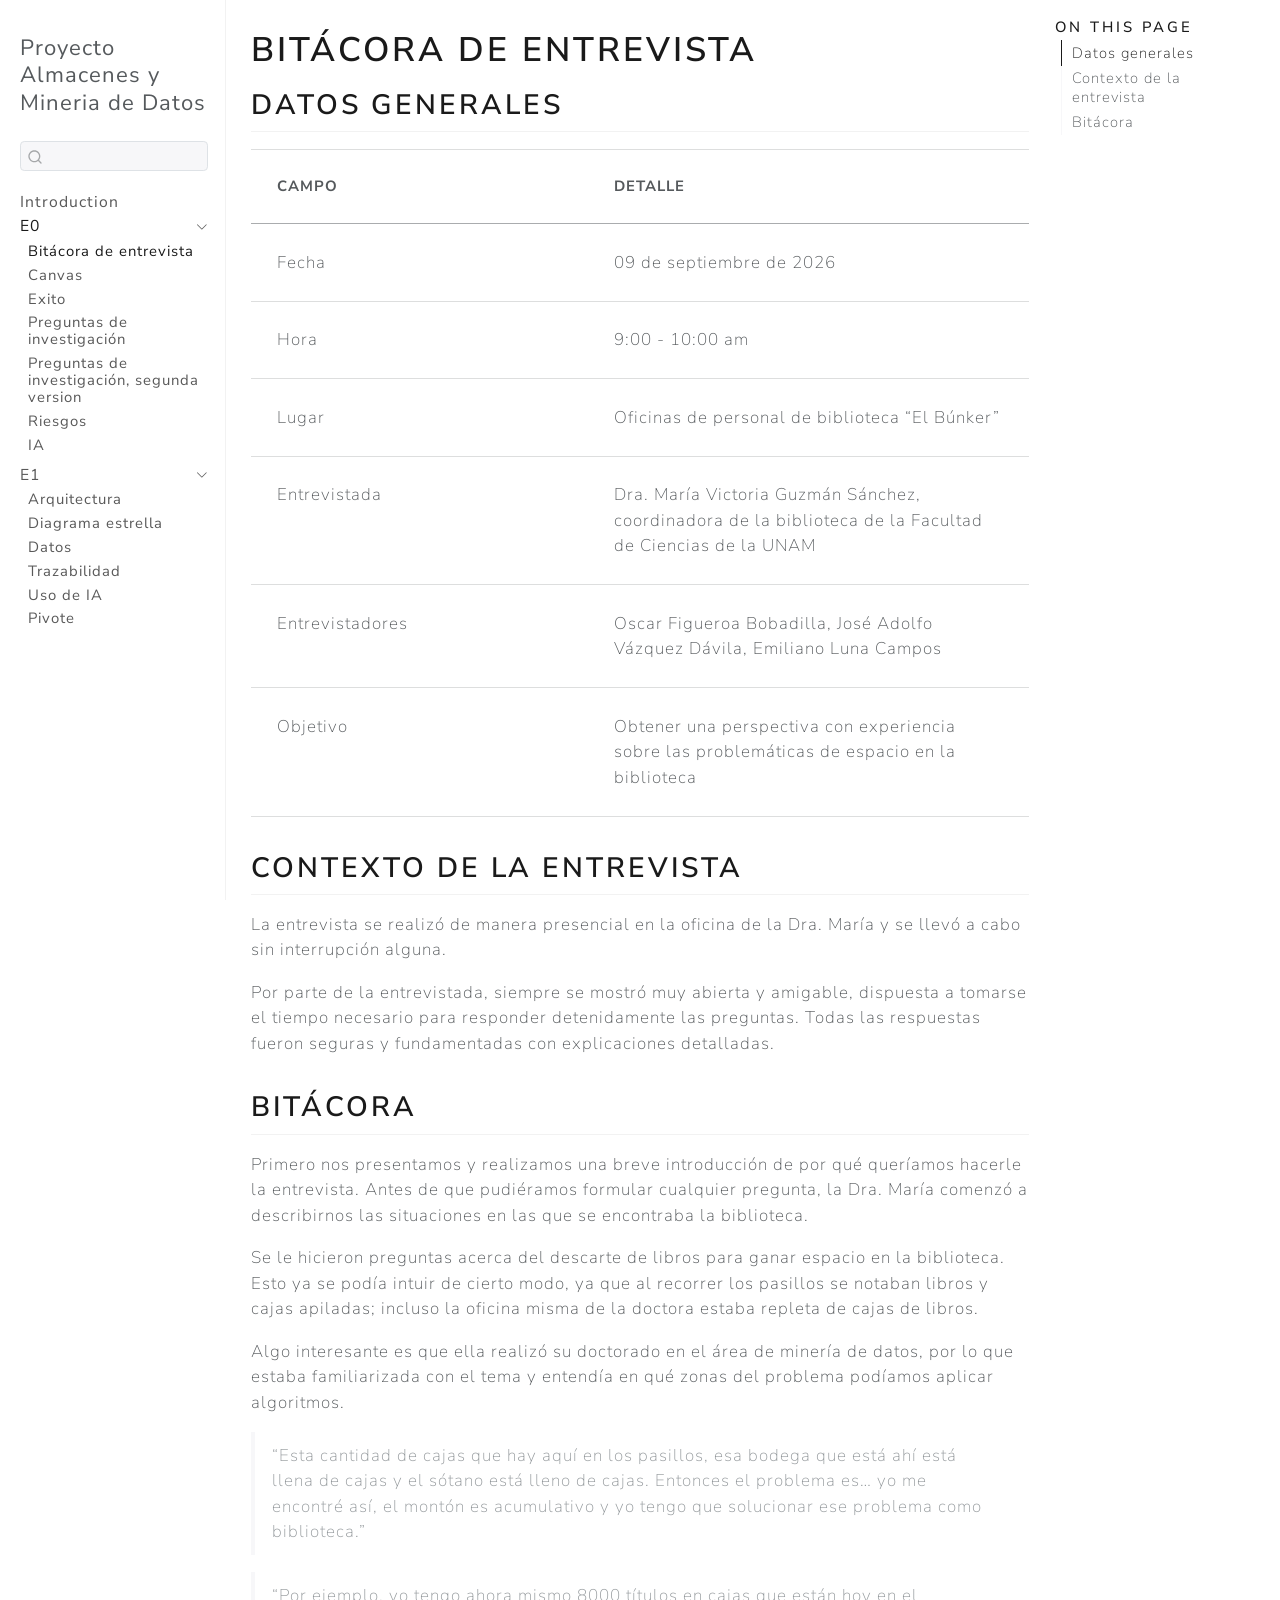
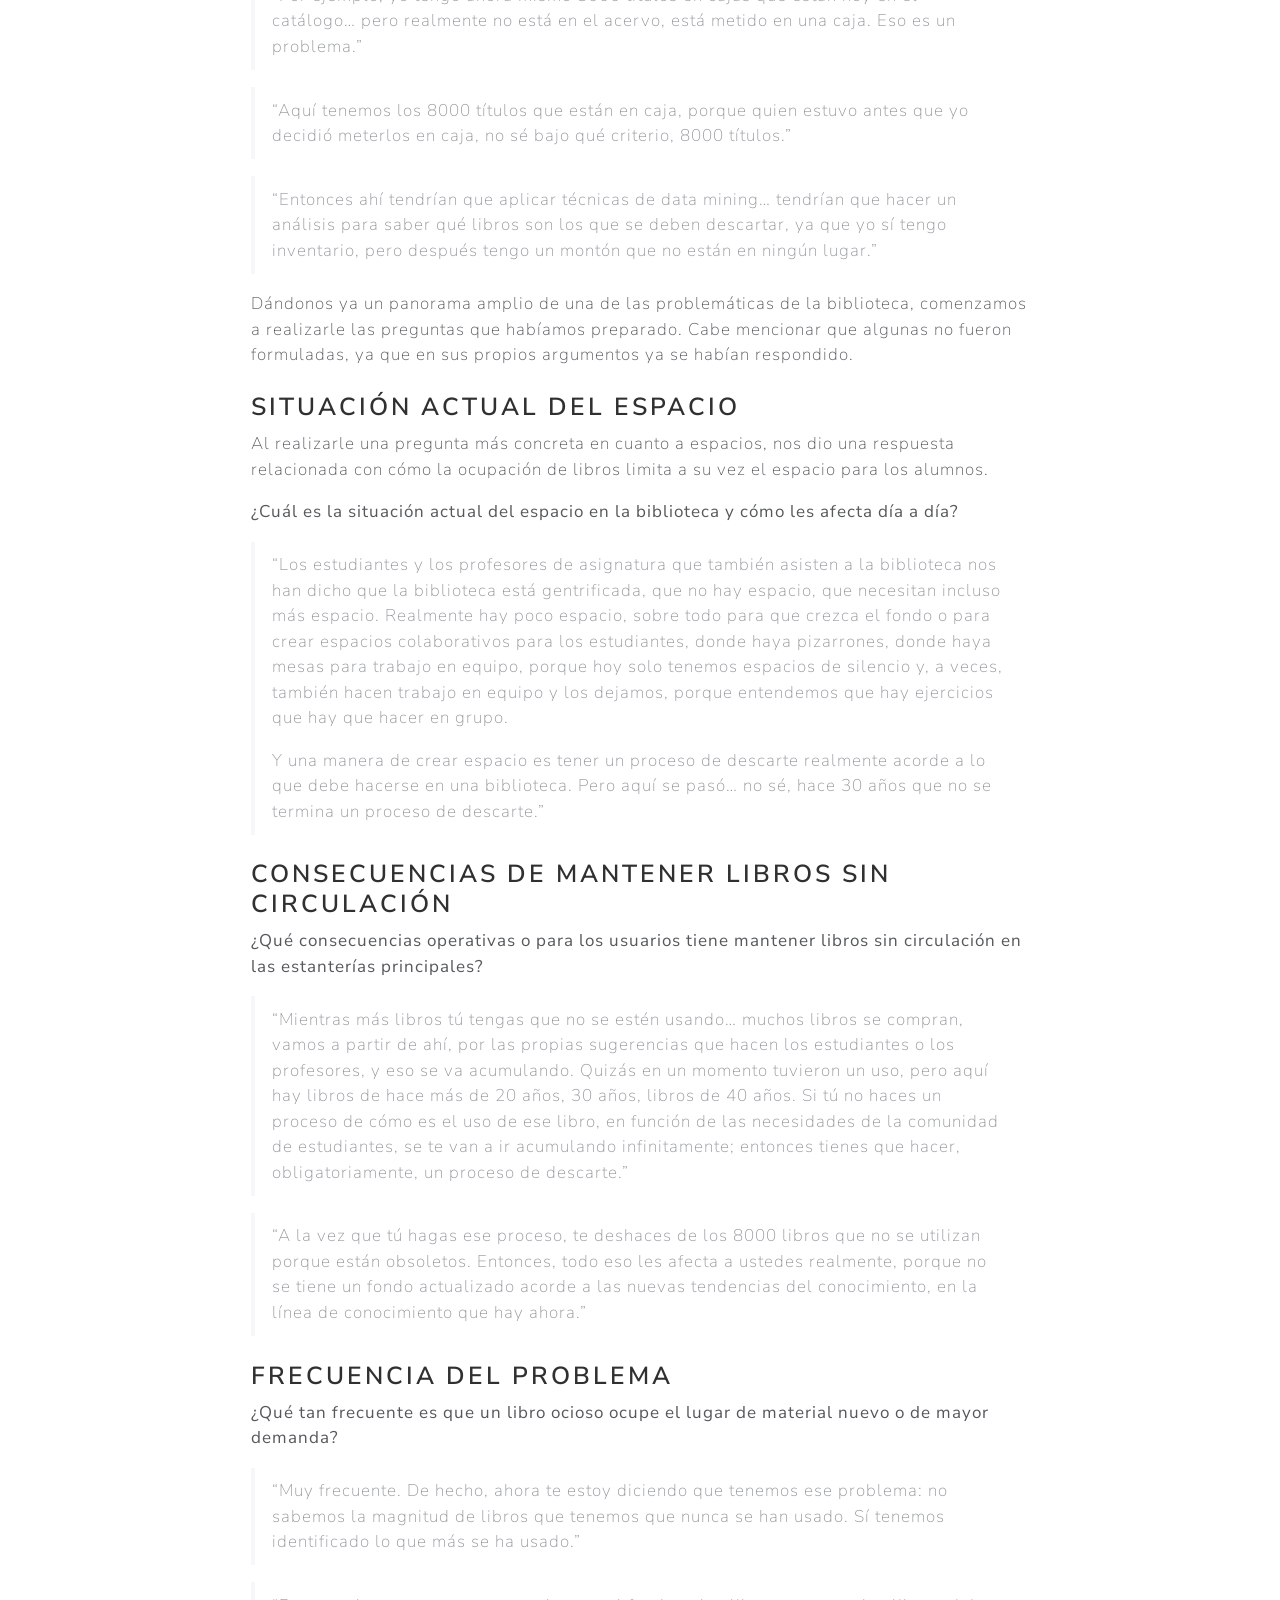
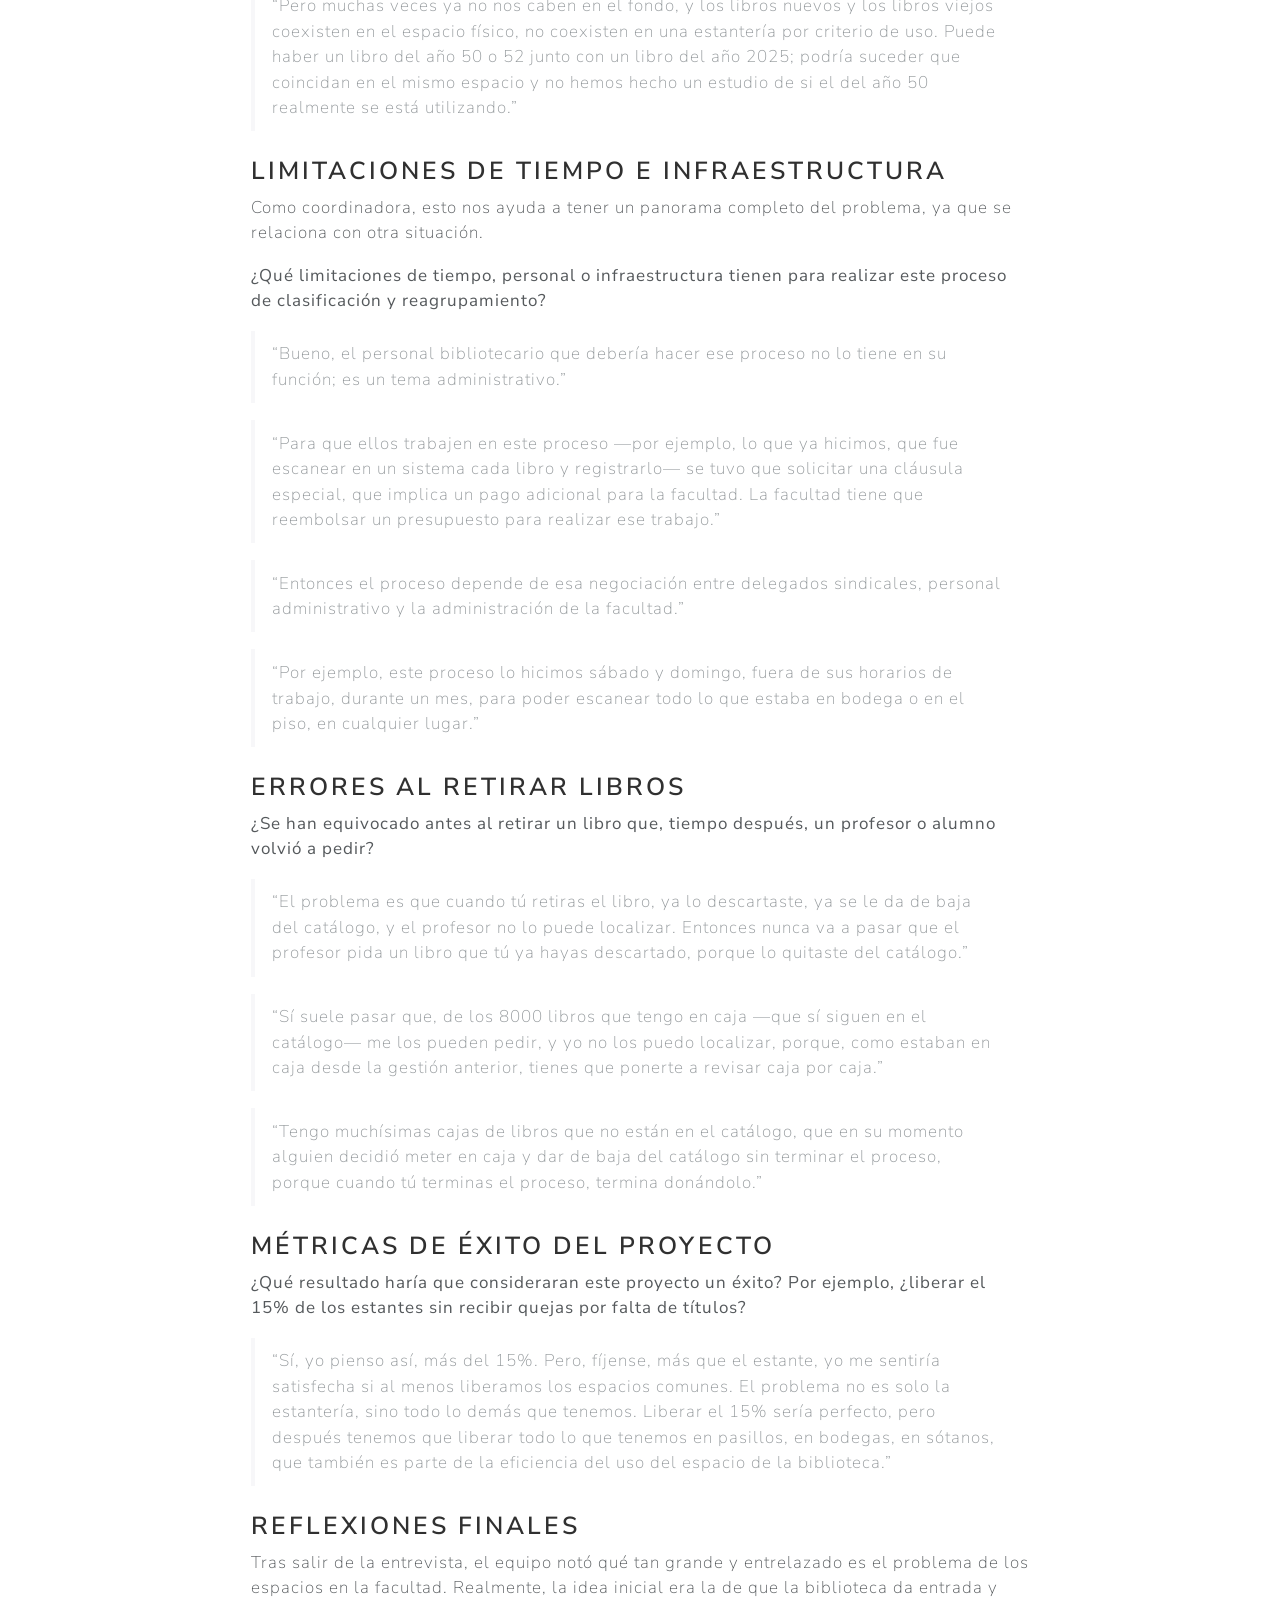
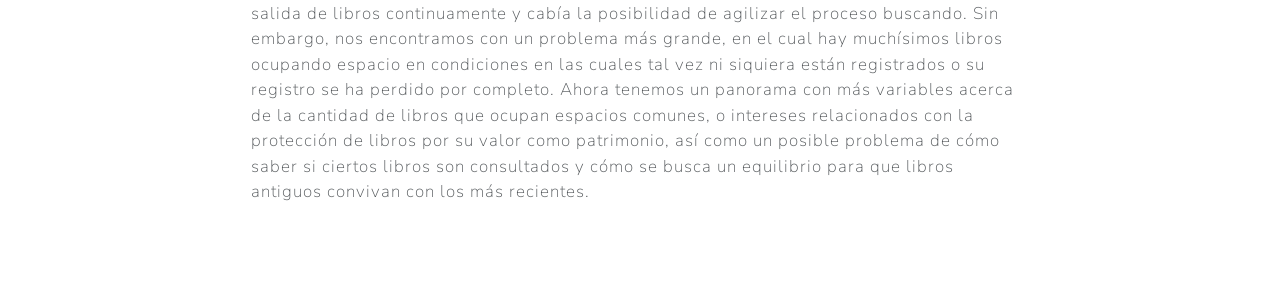
<file: entregas/E0_comprension_negocio/bitacora.html>
<!DOCTYPE html>
<html xmlns="http://www.w3.org/1999/xhtml" lang="en" xml:lang="en"><head>

<meta charset="utf-8">
<meta name="generator" content="quarto-1.10.18">

<meta name="viewport" content="width=device-width, initial-scale=1.0, user-scalable=yes">


<title>Bitácora de entrevista – Proyecto Almacenes y Mineria de Datos</title>
<style>
/* Default styles provided by pandoc.
** See https://pandoc.org/MANUAL.html#variables-for-html for config info.
*/
span.smallcaps{font-variant: small-caps;}
div.columns{display: flex; gap: 1.5em;}
div.column{flex: auto;}
@media screen {
div.columns{gap: min(4vw, 1.5em);}
div.column{overflow-x: auto;}
}
div.hanging-indent{margin-left: 1.5em; text-indent: -1.5em;}
ul.task-list{list-style: none;}
ul.task-list li input[type="checkbox"] {
  width: 0.8em;
  margin: 0 0.8em 0.2em -1em; /* quarto-specific, see https://github.com/quarto-dev/quarto-cli/issues/4556 */ 
  vertical-align: middle;
}
</style>


<script src="../../site_libs/quarto-nav/quarto-nav.js"></script>
<script src="../../site_libs/quarto-nav/headroom.min.js"></script>
<script src="../../site_libs/clipboard/clipboard.min.js"></script>
<script src="../../site_libs/quarto-search/autocomplete.umd.js"></script>
<script src="../../site_libs/quarto-search/fuse.min.js"></script>
<script src="../../site_libs/quarto-search/quarto-search.js"></script>
<meta name="quarto:offset" content="../../">
<script src="../../site_libs/quarto-html/quarto.js" type="module"></script>
<script src="../../site_libs/quarto-html/tabsets/tabsets.js" type="module"></script>
<script src="../../site_libs/quarto-html/popper.min.js"></script>
<script src="../../site_libs/quarto-html/tippy.umd.min.js"></script>
<script src="../../site_libs/quarto-html/anchor.min.js"></script>
<link href="../../site_libs/quarto-html/tippy.css" rel="stylesheet">
<link href="../../site_libs/quarto-html/quarto-syntax-highlighting-64a204ab8560d761af7679ceaba22944.css" rel="stylesheet" id="quarto-text-highlighting-styles">
<script src="../../site_libs/bootstrap/bootstrap.min.js"></script>
<link href="../../site_libs/bootstrap/bootstrap-icons.css" rel="stylesheet">
<link href="../../site_libs/bootstrap/bootstrap-d248f73aeb05ac65ad0b5326cc8879c1.min.css" rel="stylesheet" append-hash="true" id="quarto-bootstrap" data-mode="light">
<script id="quarto-search-options" type="application/json">{
  "location": "sidebar",
  "copy-button": false,
  "collapse-after": 3,
  "panel-placement": "start",
  "type": "textbox",
  "limit": 50,
  "keyboard-shortcut": [
    "f",
    "/",
    "s"
  ],
  "show-item-context": false,
  "language": {
    "search-no-results-text": "No results",
    "search-matching-documents-text": "matching documents",
    "search-copy-link-title": "Copy link to search",
    "search-hide-matches-text": "Hide additional matches",
    "search-more-match-text": "more match in this document",
    "search-more-matches-text": "more matches in this document",
    "search-clear-button-title": "Clear",
    "search-text-placeholder": "",
    "search-detached-cancel-button-title": "Cancel",
    "search-submit-button-title": "Submit",
    "search-label": "Search"
  }
}</script>


<link rel="stylesheet" href="../../styles.css">
</head>

<body class="nav-sidebar docked quarto-light">

<div id="quarto-search-results"></div>
  <header id="quarto-header" class="headroom fixed-top">
  <nav class="quarto-secondary-nav">
    <div class="container-fluid d-flex">
      <button type="button" class="quarto-btn-toggle btn" data-bs-toggle="collapse" role="button" data-bs-target=".quarto-sidebar-collapse-item" aria-controls="quarto-sidebar" aria-expanded="false" aria-label="Toggle sidebar navigation" onclick="if (window.quartoToggleHeadroom) { window.quartoToggleHeadroom(); }">
        <i class="bi bi-layout-text-sidebar-reverse"></i>
      </button>
        <nav class="quarto-page-breadcrumbs" aria-label="breadcrumb"><ol class="breadcrumb"><li class="breadcrumb-item"><a href="../../entregas/E0_comprension_negocio/bitacora.html">E0</a></li></ol></nav>
        <a class="flex-grow-1" role="navigation" data-bs-toggle="collapse" data-bs-target=".quarto-sidebar-collapse-item" aria-controls="quarto-sidebar" aria-expanded="false" aria-label="Toggle sidebar navigation" onclick="if (window.quartoToggleHeadroom) { window.quartoToggleHeadroom(); }">      
        </a>
      <button type="button" class="btn quarto-search-button" aria-label="Search" onclick="window.quartoOpenSearch();">
        <i class="bi bi-search"></i>
      </button>
    </div>
  </nav>
</header>
<!-- content -->
<div id="quarto-content" class="quarto-container page-columns page-rows-contents page-layout-article">
<!-- sidebar -->
  <nav id="quarto-sidebar" class="sidebar collapse collapse-horizontal quarto-sidebar-collapse-item sidebar-navigation docked overflow-auto">
    <div class="pt-lg-2 mt-2 text-left sidebar-header">
    <div class="sidebar-title mb-0 py-0">
      <a href="../../">Proyecto Almacenes y Mineria de Datos</a> 
    </div>
      </div>
        <div class="mt-2 flex-shrink-0 align-items-center">
        <div class="sidebar-search">
        <div id="quarto-search" class="" title="Search"></div>
        </div>
        </div>
    <div class="sidebar-menu-container"> 
    <ul class="list-unstyled mt-1">
        <li class="sidebar-item">
  <div class="sidebar-item-container"> 
  <a href="../../index.html" class="sidebar-item-text sidebar-link">
 <span class="menu-text">Introduction</span></a>
  </div>
</li>
        <li class="sidebar-item sidebar-item-section">
      <div class="sidebar-item-container"> 
            <a href="../../entregas/E0_comprension_negocio/bitacora.html" class="sidebar-item-text sidebar-link active">
 <span class="menu-text">E0</span></a>
          <a class="sidebar-item-toggle text-start" data-bs-toggle="collapse" data-bs-target="#quarto-sidebar-section-1" role="navigation" aria-expanded="true" aria-label="Toggle section">
            <i class="bi bi-chevron-right ms-2"></i>
          </a> 
      </div>
      <ul id="quarto-sidebar-section-1" class="collapse list-unstyled sidebar-section depth1 show">  
          <li class="sidebar-item">
  <div class="sidebar-item-container"> 
  <a href="../../entregas/E0_comprension_negocio/bitacora.html" class="sidebar-item-text sidebar-link active">
 <span class="menu-text">Bitácora de entrevista</span></a>
  </div>
</li>
          <li class="sidebar-item">
  <div class="sidebar-item-container"> 
  <a href="../../entregas/E0_comprension_negocio/canvas.html" class="sidebar-item-text sidebar-link">
 <span class="menu-text">Canvas</span></a>
  </div>
</li>
          <li class="sidebar-item">
  <div class="sidebar-item-container"> 
  <a href="../../entregas/E0_comprension_negocio/criterio_exito.html" class="sidebar-item-text sidebar-link">
 <span class="menu-text">Exito</span></a>
  </div>
</li>
          <li class="sidebar-item">
  <div class="sidebar-item-container"> 
  <a href="../../entregas/E0_comprension_negocio/preguntas.html" class="sidebar-item-text sidebar-link">
 <span class="menu-text">Preguntas de investigación</span></a>
  </div>
</li>
          <li class="sidebar-item">
  <div class="sidebar-item-container"> 
  <a href="../../entregas/E0_comprension_negocio/preguntasv2.html" class="sidebar-item-text sidebar-link">
 <span class="menu-text">Preguntas de investigación, segunda version</span></a>
  </div>
</li>
          <li class="sidebar-item">
  <div class="sidebar-item-container"> 
  <a href="../../entregas/E0_comprension_negocio/riesgos_supuestos.html" class="sidebar-item-text sidebar-link">
 <span class="menu-text">Riesgos</span></a>
  </div>
</li>
          <li class="sidebar-item">
  <div class="sidebar-item-container"> 
  <a href="../../entregas/E0_comprension_negocio/uso_ia.html" class="sidebar-item-text sidebar-link">
 <span class="menu-text">IA</span></a>
  </div>
</li>
      </ul>
  </li>
        <li class="sidebar-item sidebar-item-section">
      <div class="sidebar-item-container"> 
            <a href="../../entregas/E1_arquitectura_dw/arquitectura.html" class="sidebar-item-text sidebar-link">
 <span class="menu-text">E1</span></a>
          <a class="sidebar-item-toggle text-start" data-bs-toggle="collapse" data-bs-target="#quarto-sidebar-section-2" role="navigation" aria-expanded="true" aria-label="Toggle section">
            <i class="bi bi-chevron-right ms-2"></i>
          </a> 
      </div>
      <ul id="quarto-sidebar-section-2" class="collapse list-unstyled sidebar-section depth1 show">  
          <li class="sidebar-item">
  <div class="sidebar-item-container"> 
  <a href="../../entregas/E1_arquitectura_dw/arquitectura.html" class="sidebar-item-text sidebar-link">
 <span class="menu-text">Arquitectura</span></a>
  </div>
</li>
          <li class="sidebar-item">
  <div class="sidebar-item-container"> 
  <a href="../../entregas/E1_arquitectura_dw/estrella.html" class="sidebar-item-text sidebar-link">
 <span class="menu-text">Diagrama estrella</span></a>
  </div>
</li>
          <li class="sidebar-item">
  <div class="sidebar-item-container"> 
  <a href="../../entregas/E1_arquitectura_dw/fuentes.html" class="sidebar-item-text sidebar-link">
 <span class="menu-text">Datos</span></a>
  </div>
</li>
          <li class="sidebar-item">
  <div class="sidebar-item-container"> 
  <a href="../../entregas/E1_arquitectura_dw/trazabilidad.html" class="sidebar-item-text sidebar-link">
 <span class="menu-text">Trazabilidad</span></a>
  </div>
</li>
          <li class="sidebar-item">
  <div class="sidebar-item-container"> 
  <a href="../../entregas/E1_arquitectura_dw/uso_ia.html" class="sidebar-item-text sidebar-link">
 <span class="menu-text">Uso de IA</span></a>
  </div>
</li>
          <li class="sidebar-item">
  <div class="sidebar-item-container"> 
  <a href="../../entregas/E1_arquitectura_dw/pivote.html" class="sidebar-item-text sidebar-link">
 <span class="menu-text">Pivote</span></a>
  </div>
</li>
      </ul>
  </li>
    </ul>
    </div>
</nav>
<div id="quarto-sidebar-glass" class="quarto-sidebar-collapse-item" data-bs-toggle="collapse" data-bs-target=".quarto-sidebar-collapse-item"></div>
<!-- margin-sidebar -->
    <div id="quarto-margin-sidebar" class="sidebar margin-sidebar">
        <nav id="TOC" role="doc-toc" class="toc-active">
    <h2 id="toc-title">On this page</h2>
   
  <ul>
  <li><a href="#datos-generales" id="toc-datos-generales" class="nav-link active" data-scroll-target="#datos-generales">Datos generales</a></li>
  <li><a href="#contexto-de-la-entrevista" id="toc-contexto-de-la-entrevista" class="nav-link" data-scroll-target="#contexto-de-la-entrevista">Contexto de la entrevista</a></li>
  <li><a href="#bitácora" id="toc-bitácora" class="nav-link" data-scroll-target="#bitácora">Bitácora</a>
  <ul class="collapse">
  <li><a href="#situación-actual-del-espacio" id="toc-situación-actual-del-espacio" class="nav-link" data-scroll-target="#situación-actual-del-espacio">Situación actual del espacio</a></li>
  <li><a href="#consecuencias-de-mantener-libros-sin-circulación" id="toc-consecuencias-de-mantener-libros-sin-circulación" class="nav-link" data-scroll-target="#consecuencias-de-mantener-libros-sin-circulación">Consecuencias de mantener libros sin circulación</a></li>
  <li><a href="#frecuencia-del-problema" id="toc-frecuencia-del-problema" class="nav-link" data-scroll-target="#frecuencia-del-problema">Frecuencia del problema</a></li>
  <li><a href="#limitaciones-de-tiempo-e-infraestructura" id="toc-limitaciones-de-tiempo-e-infraestructura" class="nav-link" data-scroll-target="#limitaciones-de-tiempo-e-infraestructura">Limitaciones de tiempo e infraestructura</a></li>
  <li><a href="#errores-al-retirar-libros" id="toc-errores-al-retirar-libros" class="nav-link" data-scroll-target="#errores-al-retirar-libros">Errores al retirar libros</a></li>
  <li><a href="#métricas-de-éxito-del-proyecto" id="toc-métricas-de-éxito-del-proyecto" class="nav-link" data-scroll-target="#métricas-de-éxito-del-proyecto">Métricas de éxito del proyecto</a></li>
  <li><a href="#reflexiones-finales" id="toc-reflexiones-finales" class="nav-link" data-scroll-target="#reflexiones-finales">Reflexiones finales</a></li>
  </ul></li>
  </ul>
</nav>
    </div>
<!-- main -->
<main class="content" id="quarto-document-content">

<header id="title-block-header" class="quarto-title-block default">
<div class="quarto-title">
<h1 class="title">Bitácora de entrevista</h1>
</div>



<div class="quarto-title-meta">

    
  
    
  </div>
  


</header>


<section id="datos-generales" class="level2">
<h2 class="anchored" data-anchor-id="datos-generales">Datos generales</h2>
<table class="caption-top table">
<colgroup>
<col style="width: 43%">
<col style="width: 56%">
</colgroup>
<thead>
<tr class="header">
<th>Campo</th>
<th>Detalle</th>
</tr>
</thead>
<tbody>
<tr class="odd">
<td>Fecha</td>
<td>09 de septiembre de 2026</td>
</tr>
<tr class="even">
<td>Hora</td>
<td>9:00 - 10:00 am</td>
</tr>
<tr class="odd">
<td>Lugar</td>
<td>Oficinas de personal de biblioteca “El Búnker”</td>
</tr>
<tr class="even">
<td>Entrevistada</td>
<td>Dra. María Victoria Guzmán Sánchez, coordinadora de la biblioteca de la Facultad de Ciencias de la UNAM</td>
</tr>
<tr class="odd">
<td>Entrevistadores</td>
<td>Oscar Figueroa Bobadilla, José Adolfo Vázquez Dávila, Emiliano Luna Campos</td>
</tr>
<tr class="even">
<td>Objetivo</td>
<td>Obtener una perspectiva con experiencia sobre las problemáticas de espacio en la biblioteca</td>
</tr>
</tbody>
</table>
</section>
<section id="contexto-de-la-entrevista" class="level2">
<h2 class="anchored" data-anchor-id="contexto-de-la-entrevista">Contexto de la entrevista</h2>
<p>La entrevista se realizó de manera presencial en la oficina de la Dra. María y se llevó a cabo sin interrupción alguna.</p>
<p>Por parte de la entrevistada, siempre se mostró muy abierta y amigable, dispuesta a tomarse el tiempo necesario para responder detenidamente las preguntas. Todas las respuestas fueron seguras y fundamentadas con explicaciones detalladas.</p>
</section>
<section id="bitácora" class="level2">
<h2 class="anchored" data-anchor-id="bitácora">Bitácora</h2>
<p>Primero nos presentamos y realizamos una breve introducción de por qué queríamos hacerle la entrevista. Antes de que pudiéramos formular cualquier pregunta, la Dra. María comenzó a describirnos las situaciones en las que se encontraba la biblioteca.</p>
<p>Se le hicieron preguntas acerca del descarte de libros para ganar espacio en la biblioteca. Esto ya se podía intuir de cierto modo, ya que al recorrer los pasillos se notaban libros y cajas apiladas; incluso la oficina misma de la doctora estaba repleta de cajas de libros.</p>
<p>Algo interesante es que ella realizó su doctorado en el área de minería de datos, por lo que estaba familiarizada con el tema y entendía en qué zonas del problema podíamos aplicar algoritmos.</p>
<blockquote class="blockquote">
<p>“Esta cantidad de cajas que hay aquí en los pasillos, esa bodega que está ahí está llena de cajas y el sótano está lleno de cajas. Entonces el problema es… yo me encontré así, el montón es acumulativo y yo tengo que solucionar ese problema como biblioteca.”</p>
</blockquote>
<blockquote class="blockquote">
<p>“Por ejemplo, yo tengo ahora mismo 8000 títulos en cajas que están hoy en el catálogo… pero realmente no está en el acervo, está metido en una caja. Eso es un problema.”</p>
</blockquote>
<blockquote class="blockquote">
<p>“Aquí tenemos los 8000 títulos que están en caja, porque quien estuvo antes que yo decidió meterlos en caja, no sé bajo qué criterio, 8000 títulos.”</p>
</blockquote>
<blockquote class="blockquote">
<p>“Entonces ahí tendrían que aplicar técnicas de data mining… tendrían que hacer un análisis para saber qué libros son los que se deben descartar, ya que yo sí tengo inventario, pero después tengo un montón que no están en ningún lugar.”</p>
</blockquote>
<p>Dándonos ya un panorama amplio de una de las problemáticas de la biblioteca, comenzamos a realizarle las preguntas que habíamos preparado. Cabe mencionar que algunas no fueron formuladas, ya que en sus propios argumentos ya se habían respondido.</p>
<section id="situación-actual-del-espacio" class="level3">
<h3 class="anchored" data-anchor-id="situación-actual-del-espacio">Situación actual del espacio</h3>
<p>Al realizarle una pregunta más concreta en cuanto a espacios, nos dio una respuesta relacionada con cómo la ocupación de libros limita a su vez el espacio para los alumnos.</p>
<p><strong>¿Cuál es la situación actual del espacio en la biblioteca y cómo les afecta día a día?</strong></p>
<blockquote class="blockquote">
<p>“Los estudiantes y los profesores de asignatura que también asisten a la biblioteca nos han dicho que la biblioteca está gentrificada, que no hay espacio, que necesitan incluso más espacio. Realmente hay poco espacio, sobre todo para que crezca el fondo o para crear espacios colaborativos para los estudiantes, donde haya pizarrones, donde haya mesas para trabajo en equipo, porque hoy solo tenemos espacios de silencio y, a veces, también hacen trabajo en equipo y los dejamos, porque entendemos que hay ejercicios que hay que hacer en grupo.</p>
<p>Y una manera de crear espacio es tener un proceso de descarte realmente acorde a lo que debe hacerse en una biblioteca. Pero aquí se pasó… no sé, hace 30 años que no se termina un proceso de descarte.”</p>
</blockquote>
</section>
<section id="consecuencias-de-mantener-libros-sin-circulación" class="level3">
<h3 class="anchored" data-anchor-id="consecuencias-de-mantener-libros-sin-circulación">Consecuencias de mantener libros sin circulación</h3>
<p><strong>¿Qué consecuencias operativas o para los usuarios tiene mantener libros sin circulación en las estanterías principales?</strong></p>
<blockquote class="blockquote">
<p>“Mientras más libros tú tengas que no se estén usando… muchos libros se compran, vamos a partir de ahí, por las propias sugerencias que hacen los estudiantes o los profesores, y eso se va acumulando. Quizás en un momento tuvieron un uso, pero aquí hay libros de hace más de 20 años, 30 años, libros de 40 años. Si tú no haces un proceso de cómo es el uso de ese libro, en función de las necesidades de la comunidad de estudiantes, se te van a ir acumulando infinitamente; entonces tienes que hacer, obligatoriamente, un proceso de descarte.”</p>
</blockquote>
<blockquote class="blockquote">
<p>“A la vez que tú hagas ese proceso, te deshaces de los 8000 libros que no se utilizan porque están obsoletos. Entonces, todo eso les afecta a ustedes realmente, porque no se tiene un fondo actualizado acorde a las nuevas tendencias del conocimiento, en la línea de conocimiento que hay ahora.”</p>
</blockquote>
</section>
<section id="frecuencia-del-problema" class="level3">
<h3 class="anchored" data-anchor-id="frecuencia-del-problema">Frecuencia del problema</h3>
<p><strong>¿Qué tan frecuente es que un libro ocioso ocupe el lugar de material nuevo o de mayor demanda?</strong></p>
<blockquote class="blockquote">
<p>“Muy frecuente. De hecho, ahora te estoy diciendo que tenemos ese problema: no sabemos la magnitud de libros que tenemos que nunca se han usado. Sí tenemos identificado lo que más se ha usado.”</p>
</blockquote>
<blockquote class="blockquote">
<p>“Pero muchas veces ya no nos caben en el fondo, y los libros nuevos y los libros viejos coexisten en el espacio físico, no coexisten en una estantería por criterio de uso. Puede haber un libro del año 50 o 52 junto con un libro del año 2025; podría suceder que coincidan en el mismo espacio y no hemos hecho un estudio de si el del año 50 realmente se está utilizando.”</p>
</blockquote>
</section>
<section id="limitaciones-de-tiempo-e-infraestructura" class="level3">
<h3 class="anchored" data-anchor-id="limitaciones-de-tiempo-e-infraestructura">Limitaciones de tiempo e infraestructura</h3>
<p>Como coordinadora, esto nos ayuda a tener un panorama completo del problema, ya que se relaciona con otra situación.</p>
<p><strong>¿Qué limitaciones de tiempo, personal o infraestructura tienen para realizar este proceso de clasificación y reagrupamiento?</strong></p>
<blockquote class="blockquote">
<p>“Bueno, el personal bibliotecario que debería hacer ese proceso no lo tiene en su función; es un tema administrativo.”</p>
</blockquote>
<blockquote class="blockquote">
<p>“Para que ellos trabajen en este proceso —por ejemplo, lo que ya hicimos, que fue escanear en un sistema cada libro y registrarlo— se tuvo que solicitar una cláusula especial, que implica un pago adicional para la facultad. La facultad tiene que reembolsar un presupuesto para realizar ese trabajo.”</p>
</blockquote>
<blockquote class="blockquote">
<p>“Entonces el proceso depende de esa negociación entre delegados sindicales, personal administrativo y la administración de la facultad.”</p>
</blockquote>
<blockquote class="blockquote">
<p>“Por ejemplo, este proceso lo hicimos sábado y domingo, fuera de sus horarios de trabajo, durante un mes, para poder escanear todo lo que estaba en bodega o en el piso, en cualquier lugar.”</p>
</blockquote>
</section>
<section id="errores-al-retirar-libros" class="level3">
<h3 class="anchored" data-anchor-id="errores-al-retirar-libros">Errores al retirar libros</h3>
<p><strong>¿Se han equivocado antes al retirar un libro que, tiempo después, un profesor o alumno volvió a pedir?</strong></p>
<blockquote class="blockquote">
<p>“El problema es que cuando tú retiras el libro, ya lo descartaste, ya se le da de baja del catálogo, y el profesor no lo puede localizar. Entonces nunca va a pasar que el profesor pida un libro que tú ya hayas descartado, porque lo quitaste del catálogo.”</p>
</blockquote>
<blockquote class="blockquote">
<p>“Sí suele pasar que, de los 8000 libros que tengo en caja —que sí siguen en el catálogo— me los pueden pedir, y yo no los puedo localizar, porque, como estaban en caja desde la gestión anterior, tienes que ponerte a revisar caja por caja.”</p>
</blockquote>
<blockquote class="blockquote">
<p>“Tengo muchísimas cajas de libros que no están en el catálogo, que en su momento alguien decidió meter en caja y dar de baja del catálogo sin terminar el proceso, porque cuando tú terminas el proceso, termina donándolo.”</p>
</blockquote>
</section>
<section id="métricas-de-éxito-del-proyecto" class="level3">
<h3 class="anchored" data-anchor-id="métricas-de-éxito-del-proyecto">Métricas de éxito del proyecto</h3>
<p><strong>¿Qué resultado haría que consideraran este proyecto un éxito? Por ejemplo, ¿liberar el 15% de los estantes sin recibir quejas por falta de títulos?</strong></p>
<blockquote class="blockquote">
<p>“Sí, yo pienso así, más del 15%. Pero, fíjense, más que el estante, yo me sentiría satisfecha si al menos liberamos los espacios comunes. El problema no es solo la estantería, sino todo lo demás que tenemos. Liberar el 15% sería perfecto, pero después tenemos que liberar todo lo que tenemos en pasillos, en bodegas, en sótanos, que también es parte de la eficiencia del uso del espacio de la biblioteca.”</p>
</blockquote>
</section>
<section id="reflexiones-finales" class="level3">
<h3 class="anchored" data-anchor-id="reflexiones-finales">Reflexiones finales</h3>
<p>Tras salir de la entrevista, el equipo notó qué tan grande y entrelazado es el problema de los espacios en la facultad. Realmente, la idea inicial era la de que la biblioteca da entrada y salida de libros continuamente y cabía la posibilidad de agilizar el proceso buscando. Sin embargo, nos encontramos con un problema más grande, en el cual hay muchísimos libros ocupando espacio en condiciones en las cuales tal vez ni siquiera están registrados o su registro se ha perdido por completo. Ahora tenemos un panorama con más variables acerca de la cantidad de libros que ocupan espacios comunes, o intereses relacionados con la protección de libros por su valor como patrimonio, así como un posible problema de cómo saber si ciertos libros son consultados y cómo se busca un equilibrio para que libros antiguos convivan con los más recientes.</p>


</section>
</section>

</main> <!-- /main -->
<script id="quarto-html-after-body" type="application/javascript">
  window.document.addEventListener("DOMContentLoaded", function (event) {
    const icon = "";
    const anchorJS = new window.AnchorJS();
    anchorJS.options = {
      placement: 'right',
      icon: icon
    };
    anchorJS.add('.anchored');
    const isCodeAnnotation = (el) => {
      for (const clz of el.classList) {
        if (clz.startsWith('code-annotation-')) {                     
          return true;
        }
      }
      return false;
    }
    const onCopySuccess = function(e) {
      // button target
      const button = e.trigger;
      // don't keep focus
      button.blur();
      // flash "checked"
      button.classList.add('code-copy-button-checked');
      var currentTitle = button.getAttribute("title");
      button.setAttribute("title", "Copied!");
      let tooltip;
      if (window.bootstrap) {
        button.setAttribute("data-bs-toggle", "tooltip");
        button.setAttribute("data-bs-placement", "left");
        button.setAttribute("data-bs-title", "Copied!");
        tooltip = new bootstrap.Tooltip(button, 
          { trigger: "manual", 
            customClass: "code-copy-button-tooltip",
            offset: [0, -8]});
        tooltip.show();    
      }
      setTimeout(function() {
        if (tooltip) {
          tooltip.hide();
          button.removeAttribute("data-bs-title");
          button.removeAttribute("data-bs-toggle");
          button.removeAttribute("data-bs-placement");
        }
        button.setAttribute("title", currentTitle);
        button.classList.remove('code-copy-button-checked');
      }, 1000);
      // clear code selection
      e.clearSelection();
    }
    const getTextToCopy = function(trigger) {
      const outerScaffold = trigger.parentElement.cloneNode(true);
      const codeEl = outerScaffold.querySelector('code');
      for (const childEl of codeEl.children) {
        if (isCodeAnnotation(childEl)) {
          childEl.remove();
        }
      }
      return codeEl.innerText;
    }
    const clipboard = new window.ClipboardJS('.code-copy-button:not([data-in-quarto-modal])', {
      text: getTextToCopy
    });
    clipboard.on('success', onCopySuccess);
    if (window.document.getElementById('quarto-embedded-source-code-modal')) {
      const clipboardModal = new window.ClipboardJS('.code-copy-button[data-in-quarto-modal]', {
        text: getTextToCopy,
        container: window.document.getElementById('quarto-embedded-source-code-modal')
      });
      clipboardModal.on('success', onCopySuccess);
    }
      var localhostRegex = new RegExp(/^(?:http|https):\/\/localhost\:?[0-9]*\//);
      var mailtoRegex = new RegExp(/^mailto:/);
        var filterRegex = new RegExp("https:\/\/EmilianoLuna09099\.github\.io\/ProyectoAyMD\/");
      var isInternal = (href) => {
          return filterRegex.test(href) || localhostRegex.test(href) || mailtoRegex.test(href);
      }
      // Inspect non-navigation links and adorn them if external
     var links = window.document.querySelectorAll('a[href]:not(.nav-link):not(.navbar-brand):not(.toc-action):not(.sidebar-link):not(.sidebar-item-toggle):not(.pagination-link):not(.no-external):not([aria-hidden]):not(.dropdown-item):not(.quarto-navigation-tool):not(.about-link)');
      for (var i=0; i<links.length; i++) {
        const link = links[i];
        if (!isInternal(link.href)) {
          // undo the damage that might have been done by quarto-nav.js in the case of
          // links that we want to consider external
          if (link.dataset.originalHref !== undefined) {
            link.href = link.dataset.originalHref;
          }
        }
      }
    function tippyHover(el, contentFn, onTriggerFn, onUntriggerFn) {
      const config = {
        allowHTML: true,
        maxWidth: 500,
        delay: 100,
        arrow: false,
        appendTo: function(el) {
            return el.parentElement;
        },
        interactive: true,
        interactiveBorder: 10,
        theme: 'quarto',
        placement: 'bottom-start',
      };
      if (contentFn) {
        config.content = contentFn;
      }
      if (onTriggerFn) {
        config.onTrigger = onTriggerFn;
      }
      if (onUntriggerFn) {
        config.onUntrigger = onUntriggerFn;
      }
      window.tippy(el, config); 
    }
    const noterefs = window.document.querySelectorAll('a[role="doc-noteref"]');
    for (var i=0; i<noterefs.length; i++) {
      const ref = noterefs[i];
      tippyHover(ref, function() {
        // use id or data attribute instead here
        let href = ref.getAttribute('data-footnote-href') || ref.getAttribute('href');
        try { href = new URL(href).hash; } catch {}
        const id = href.replace(/^#\/?/, "");
        const note = window.document.getElementById(id);
        if (note) {
          return note.innerHTML;
        } else {
          return "";
        }
      });
    }
    const xrefs = window.document.querySelectorAll('a.quarto-xref');
    const processXRef = (id, note) => {
      // Strip column container classes
      const stripColumnClz = (el) => {
        el.classList.remove("page-full", "page-columns");
        if (el.children) {
          for (const child of el.children) {
            stripColumnClz(child);
          }
        }
      }
      stripColumnClz(note)
      if (id === null || id.startsWith('sec-')) {
        // Special case sections, only their first couple elements
        const container = document.createElement("div");
        if (note.children && note.children.length > 2) {
          container.appendChild(note.children[0].cloneNode(true));
          for (let i = 1; i < note.children.length; i++) {
            const child = note.children[i];
            if (child.tagName === "P" && child.innerText === "") {
              continue;
            } else {
              container.appendChild(child.cloneNode(true));
              break;
            }
          }
          if (window.Quarto?.typesetMath) {
            window.Quarto.typesetMath(container);
          }
          return container.innerHTML
        } else {
          if (window.Quarto?.typesetMath) {
            window.Quarto.typesetMath(note);
          }
          return note.innerHTML;
        }
      } else {
        // Remove any anchor links if they are present
        const anchorLink = note.querySelector('a.anchorjs-link');
        if (anchorLink) {
          anchorLink.remove();
        }
        if (window.Quarto?.typesetMath) {
          window.Quarto.typesetMath(note);
        }
        if (note.classList.contains("callout")) {
          return note.outerHTML;
        } else {
          return note.innerHTML;
        }
      }
    }
    for (var i=0; i<xrefs.length; i++) {
      const xref = xrefs[i];
      tippyHover(xref, undefined, function(instance) {
        instance.disable();
        let url = xref.getAttribute('href');
        let hash = undefined; 
        if (url.startsWith('#')) {
          hash = url;
        } else {
          try { hash = new URL(url).hash; } catch {}
        }
        if (hash) {
          const id = hash.replace(/^#\/?/, "");
          const note = window.document.getElementById(id);
          if (note !== null) {
            try {
              const html = processXRef(id, note.cloneNode(true));
              instance.setContent(html);
            } finally {
              instance.enable();
              instance.show();
            }
          } else {
            // See if we can fetch this
            fetch(url.split('#')[0])
            .then(res => res.text())
            .then(html => {
              const parser = new DOMParser();
              const htmlDoc = parser.parseFromString(html, "text/html");
              const note = htmlDoc.getElementById(id);
              if (note !== null) {
                const html = processXRef(id, note);
                instance.setContent(html);
              } 
            }).finally(() => {
              instance.enable();
              instance.show();
            });
          }
        } else {
          // See if we can fetch a full url (with no hash to target)
          // This is a special case and we should probably do some content thinning / targeting
          fetch(url)
          .then(res => res.text())
          .then(html => {
            const parser = new DOMParser();
            const htmlDoc = parser.parseFromString(html, "text/html");
            const note = htmlDoc.querySelector('main.content');
            if (note !== null) {
              // This should only happen for chapter cross references
              // (since there is no id in the URL)
              // remove the first header
              if (note.children.length > 0 && note.children[0].tagName === "HEADER") {
                note.children[0].remove();
              }
              const html = processXRef(null, note);
              instance.setContent(html);
            } 
          }).finally(() => {
            instance.enable();
            instance.show();
          });
        }
      }, function(instance) {
      });
    }
        let selectedAnnoteEl;
        const selectorForAnnotation = ( cell, annotation) => {
          let cellAttr = 'data-code-cell="' + cell + '"';
          let lineAttr = 'data-code-annotation="' +  annotation + '"';
          const selector = 'span[' + cellAttr + '][' + lineAttr + ']';
          return selector;
        }
        const selectCodeLines = (annoteEl) => {
          const doc = window.document;
          const targetCell = annoteEl.getAttribute("data-target-cell");
          const targetAnnotation = annoteEl.getAttribute("data-target-annotation");
          const annoteSpan = window.document.querySelector(selectorForAnnotation(targetCell, targetAnnotation));
          const lines = annoteSpan.getAttribute("data-code-lines").split(",");
          const lineIds = lines.map((line) => {
            return targetCell + "-" + line;
          })
          let top = null;
          let height = null;
          let parent = null;
          if (lineIds.length > 0) {
              //compute the position of the single el (top and bottom and make a div)
              const el = window.document.getElementById(lineIds[0]);
              top = el.offsetTop;
              height = el.offsetHeight;
              parent = el.parentElement.parentElement;
            if (lineIds.length > 1) {
              const lastEl = window.document.getElementById(lineIds[lineIds.length - 1]);
              const bottom = lastEl.offsetTop + lastEl.offsetHeight;
              height = bottom - top;
            }
            if (top !== null && height !== null && parent !== null) {
              // cook up a div (if necessary) and position it 
              let div = window.document.getElementById("code-annotation-line-highlight");
              if (div === null) {
                div = window.document.createElement("div");
                div.setAttribute("id", "code-annotation-line-highlight");
                div.style.position = 'absolute';
                parent.appendChild(div);
              }
              div.style.top = top - 2 + "px";
              div.style.height = height + 4 + "px";
              div.style.left = 0;
              let gutterDiv = window.document.getElementById("code-annotation-line-highlight-gutter");
              if (gutterDiv === null) {
                gutterDiv = window.document.createElement("div");
                gutterDiv.setAttribute("id", "code-annotation-line-highlight-gutter");
                gutterDiv.style.position = 'absolute';
                const codeCell = window.document.getElementById(targetCell);
                const gutter = codeCell.querySelector('.code-annotation-gutter');
                gutter.appendChild(gutterDiv);
              }
              gutterDiv.style.top = top - 2 + "px";
              gutterDiv.style.height = height + 4 + "px";
            }
            selectedAnnoteEl = annoteEl;
          }
        };
        const unselectCodeLines = () => {
          const elementsIds = ["code-annotation-line-highlight", "code-annotation-line-highlight-gutter"];
          elementsIds.forEach((elId) => {
            const div = window.document.getElementById(elId);
            if (div) {
              div.remove();
            }
          });
          selectedAnnoteEl = undefined;
        };
          // Handle positioning of the toggle
      window.addEventListener(
        "resize",
        throttle(() => {
          elRect = undefined;
          if (selectedAnnoteEl) {
            selectCodeLines(selectedAnnoteEl);
          }
        }, 10)
      );
      function throttle(fn, ms) {
      let throttle = false;
      let timer;
        return (...args) => {
          if(!throttle) { // first call gets through
              fn.apply(this, args);
              throttle = true;
          } else { // all the others get throttled
              if(timer) clearTimeout(timer); // cancel #2
              timer = setTimeout(() => {
                fn.apply(this, args);
                timer = throttle = false;
              }, ms);
          }
        };
      }
        // Attach click handler to the DT
        const annoteDls = window.document.querySelectorAll('dt[data-target-cell]');
        for (const annoteDlNode of annoteDls) {
          annoteDlNode.addEventListener('click', (event) => {
            const clickedEl = event.target;
            if (clickedEl !== selectedAnnoteEl) {
              unselectCodeLines();
              const activeEl = window.document.querySelector('dt[data-target-cell].code-annotation-active');
              if (activeEl) {
                activeEl.classList.remove('code-annotation-active');
              }
              selectCodeLines(clickedEl);
              clickedEl.classList.add('code-annotation-active');
            } else {
              // Unselect the line
              unselectCodeLines();
              clickedEl.classList.remove('code-annotation-active');
            }
          });
        }
    const findCites = (el) => {
      const parentEl = el.parentElement;
      if (parentEl) {
        const cites = parentEl.dataset.cites;
        if (cites) {
          return {
            el,
            cites: cites.split(' ')
          };
        } else {
          return findCites(el.parentElement)
        }
      } else {
        return undefined;
      }
    };
    var bibliorefs = window.document.querySelectorAll('a[role="doc-biblioref"]');
    for (var i=0; i<bibliorefs.length; i++) {
      const ref = bibliorefs[i];
      const citeInfo = findCites(ref);
      if (citeInfo) {
        tippyHover(citeInfo.el, function() {
          var popup = window.document.createElement('div');
          citeInfo.cites.forEach(function(cite) {
            var citeDiv = window.document.createElement('div');
            citeDiv.classList.add('hanging-indent');
            citeDiv.classList.add('csl-entry');
            var biblioDiv = window.document.getElementById('ref-' + cite);
            if (biblioDiv) {
              citeDiv.innerHTML = biblioDiv.innerHTML;
            }
            popup.appendChild(citeDiv);
          });
          return popup.innerHTML;
        });
      }
    }
  });
  </script>
</div> <!-- /content -->




</body></html>
</file>
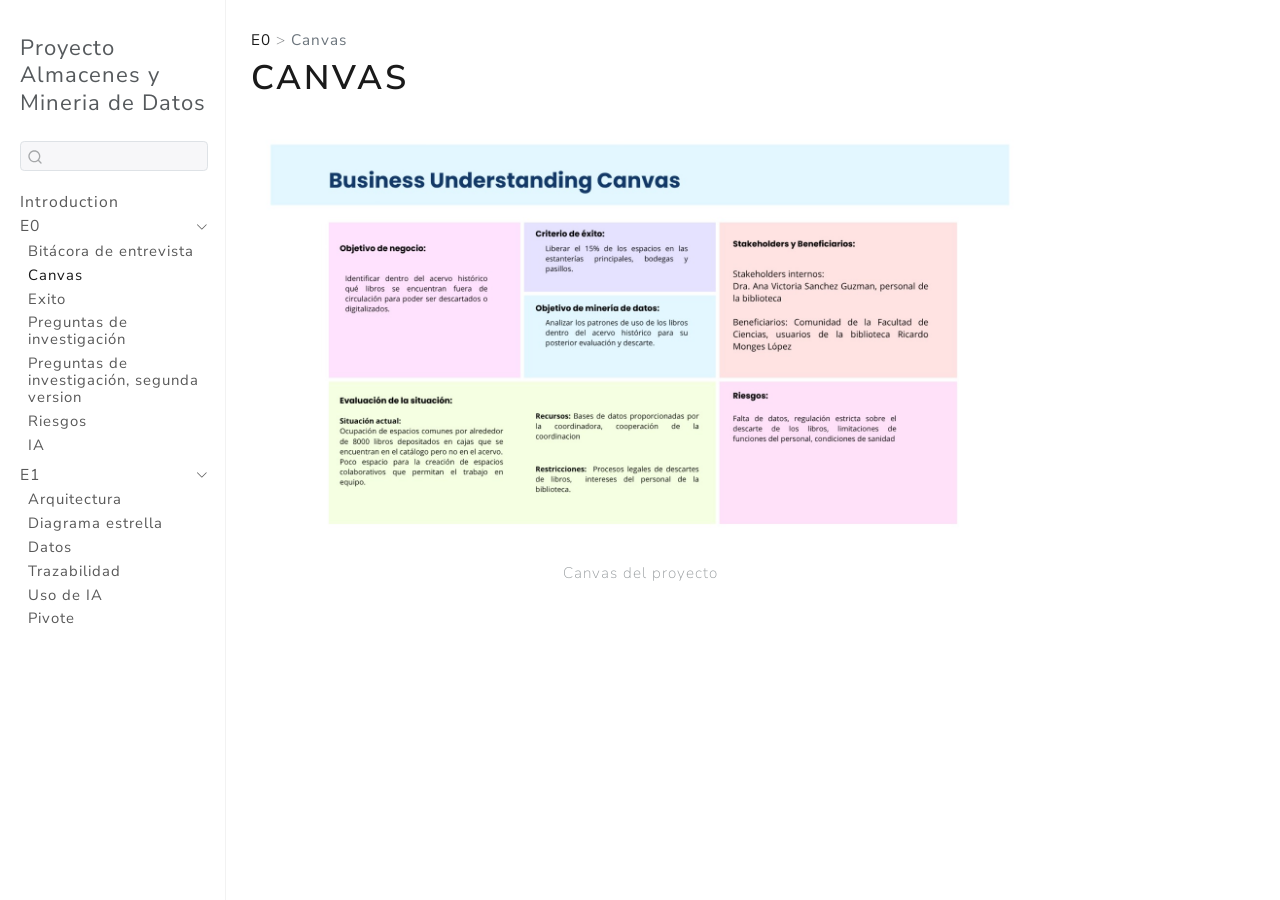
<file: entregas/E0_comprension_negocio/canvas.html>
<!DOCTYPE html>
<html xmlns="http://www.w3.org/1999/xhtml" lang="en" xml:lang="en"><head>

<meta charset="utf-8">
<meta name="generator" content="quarto-1.10.18">

<meta name="viewport" content="width=device-width, initial-scale=1.0, user-scalable=yes">


<title>Canvas – Proyecto Almacenes y Mineria de Datos</title>
<style>
/* Default styles provided by pandoc.
** See https://pandoc.org/MANUAL.html#variables-for-html for config info.
*/
span.smallcaps{font-variant: small-caps;}
div.columns{display: flex; gap: 1.5em;}
div.column{flex: auto;}
@media screen {
div.columns{gap: min(4vw, 1.5em);}
div.column{overflow-x: auto;}
}
div.hanging-indent{margin-left: 1.5em; text-indent: -1.5em;}
ul.task-list{list-style: none;}
ul.task-list li input[type="checkbox"] {
  width: 0.8em;
  margin: 0 0.8em 0.2em -1em; /* quarto-specific, see https://github.com/quarto-dev/quarto-cli/issues/4556 */ 
  vertical-align: middle;
}
</style>


<script src="../../site_libs/quarto-nav/quarto-nav.js"></script>
<script src="../../site_libs/quarto-nav/headroom.min.js"></script>
<script src="../../site_libs/clipboard/clipboard.min.js"></script>
<script src="../../site_libs/quarto-search/autocomplete.umd.js"></script>
<script src="../../site_libs/quarto-search/fuse.min.js"></script>
<script src="../../site_libs/quarto-search/quarto-search.js"></script>
<meta name="quarto:offset" content="../../">
<script src="../../site_libs/quarto-html/quarto.js" type="module"></script>
<script src="../../site_libs/quarto-html/tabsets/tabsets.js" type="module"></script>
<script src="../../site_libs/quarto-html/popper.min.js"></script>
<script src="../../site_libs/quarto-html/tippy.umd.min.js"></script>
<script src="../../site_libs/quarto-html/anchor.min.js"></script>
<link href="../../site_libs/quarto-html/tippy.css" rel="stylesheet">
<link href="../../site_libs/quarto-html/quarto-syntax-highlighting-64a204ab8560d761af7679ceaba22944.css" rel="stylesheet" id="quarto-text-highlighting-styles">
<script src="../../site_libs/bootstrap/bootstrap.min.js"></script>
<link href="../../site_libs/bootstrap/bootstrap-icons.css" rel="stylesheet">
<link href="../../site_libs/bootstrap/bootstrap-d248f73aeb05ac65ad0b5326cc8879c1.min.css" rel="stylesheet" append-hash="true" id="quarto-bootstrap" data-mode="light">
<script id="quarto-search-options" type="application/json">{
  "location": "sidebar",
  "copy-button": false,
  "collapse-after": 3,
  "panel-placement": "start",
  "type": "textbox",
  "limit": 50,
  "keyboard-shortcut": [
    "f",
    "/",
    "s"
  ],
  "show-item-context": false,
  "language": {
    "search-no-results-text": "No results",
    "search-matching-documents-text": "matching documents",
    "search-copy-link-title": "Copy link to search",
    "search-hide-matches-text": "Hide additional matches",
    "search-more-match-text": "more match in this document",
    "search-more-matches-text": "more matches in this document",
    "search-clear-button-title": "Clear",
    "search-text-placeholder": "",
    "search-detached-cancel-button-title": "Cancel",
    "search-submit-button-title": "Submit",
    "search-label": "Search"
  }
}</script>


<link rel="stylesheet" href="../../styles.css">
</head>

<body class="nav-sidebar docked quarto-light">

<div id="quarto-search-results"></div>
  <header id="quarto-header" class="headroom fixed-top">
  <nav class="quarto-secondary-nav">
    <div class="container-fluid d-flex">
      <button type="button" class="quarto-btn-toggle btn" data-bs-toggle="collapse" role="button" data-bs-target=".quarto-sidebar-collapse-item" aria-controls="quarto-sidebar" aria-expanded="false" aria-label="Toggle sidebar navigation" onclick="if (window.quartoToggleHeadroom) { window.quartoToggleHeadroom(); }">
        <i class="bi bi-layout-text-sidebar-reverse"></i>
      </button>
        <nav class="quarto-page-breadcrumbs" aria-label="breadcrumb"><ol class="breadcrumb"><li class="breadcrumb-item"><a href="../../entregas/E0_comprension_negocio/bitacora.html">E0</a></li><li class="breadcrumb-item"><a href="../../entregas/E0_comprension_negocio/canvas.html">Canvas</a></li></ol></nav>
        <a class="flex-grow-1" role="navigation" data-bs-toggle="collapse" data-bs-target=".quarto-sidebar-collapse-item" aria-controls="quarto-sidebar" aria-expanded="false" aria-label="Toggle sidebar navigation" onclick="if (window.quartoToggleHeadroom) { window.quartoToggleHeadroom(); }">      
        </a>
      <button type="button" class="btn quarto-search-button" aria-label="Search" onclick="window.quartoOpenSearch();">
        <i class="bi bi-search"></i>
      </button>
    </div>
  </nav>
</header>
<!-- content -->
<div id="quarto-content" class="quarto-container page-columns page-rows-contents page-layout-article">
<!-- sidebar -->
  <nav id="quarto-sidebar" class="sidebar collapse collapse-horizontal quarto-sidebar-collapse-item sidebar-navigation docked overflow-auto">
    <div class="pt-lg-2 mt-2 text-left sidebar-header">
    <div class="sidebar-title mb-0 py-0">
      <a href="../../">Proyecto Almacenes y Mineria de Datos</a> 
    </div>
      </div>
        <div class="mt-2 flex-shrink-0 align-items-center">
        <div class="sidebar-search">
        <div id="quarto-search" class="" title="Search"></div>
        </div>
        </div>
    <div class="sidebar-menu-container"> 
    <ul class="list-unstyled mt-1">
        <li class="sidebar-item">
  <div class="sidebar-item-container"> 
  <a href="../../index.html" class="sidebar-item-text sidebar-link">
 <span class="menu-text">Introduction</span></a>
  </div>
</li>
        <li class="sidebar-item sidebar-item-section">
      <div class="sidebar-item-container"> 
            <a href="../../entregas/E0_comprension_negocio/bitacora.html" class="sidebar-item-text sidebar-link">
 <span class="menu-text">E0</span></a>
          <a class="sidebar-item-toggle text-start" data-bs-toggle="collapse" data-bs-target="#quarto-sidebar-section-1" role="navigation" aria-expanded="true" aria-label="Toggle section">
            <i class="bi bi-chevron-right ms-2"></i>
          </a> 
      </div>
      <ul id="quarto-sidebar-section-1" class="collapse list-unstyled sidebar-section depth1 show">  
          <li class="sidebar-item">
  <div class="sidebar-item-container"> 
  <a href="../../entregas/E0_comprension_negocio/bitacora.html" class="sidebar-item-text sidebar-link">
 <span class="menu-text">Bitácora de entrevista</span></a>
  </div>
</li>
          <li class="sidebar-item">
  <div class="sidebar-item-container"> 
  <a href="../../entregas/E0_comprension_negocio/canvas.html" class="sidebar-item-text sidebar-link active">
 <span class="menu-text">Canvas</span></a>
  </div>
</li>
          <li class="sidebar-item">
  <div class="sidebar-item-container"> 
  <a href="../../entregas/E0_comprension_negocio/criterio_exito.html" class="sidebar-item-text sidebar-link">
 <span class="menu-text">Exito</span></a>
  </div>
</li>
          <li class="sidebar-item">
  <div class="sidebar-item-container"> 
  <a href="../../entregas/E0_comprension_negocio/preguntas.html" class="sidebar-item-text sidebar-link">
 <span class="menu-text">Preguntas de investigación</span></a>
  </div>
</li>
          <li class="sidebar-item">
  <div class="sidebar-item-container"> 
  <a href="../../entregas/E0_comprension_negocio/preguntasv2.html" class="sidebar-item-text sidebar-link">
 <span class="menu-text">Preguntas de investigación, segunda version</span></a>
  </div>
</li>
          <li class="sidebar-item">
  <div class="sidebar-item-container"> 
  <a href="../../entregas/E0_comprension_negocio/riesgos_supuestos.html" class="sidebar-item-text sidebar-link">
 <span class="menu-text">Riesgos</span></a>
  </div>
</li>
          <li class="sidebar-item">
  <div class="sidebar-item-container"> 
  <a href="../../entregas/E0_comprension_negocio/uso_ia.html" class="sidebar-item-text sidebar-link">
 <span class="menu-text">IA</span></a>
  </div>
</li>
      </ul>
  </li>
        <li class="sidebar-item sidebar-item-section">
      <div class="sidebar-item-container"> 
            <a href="../../entregas/E1_arquitectura_dw/arquitectura.html" class="sidebar-item-text sidebar-link">
 <span class="menu-text">E1</span></a>
          <a class="sidebar-item-toggle text-start" data-bs-toggle="collapse" data-bs-target="#quarto-sidebar-section-2" role="navigation" aria-expanded="true" aria-label="Toggle section">
            <i class="bi bi-chevron-right ms-2"></i>
          </a> 
      </div>
      <ul id="quarto-sidebar-section-2" class="collapse list-unstyled sidebar-section depth1 show">  
          <li class="sidebar-item">
  <div class="sidebar-item-container"> 
  <a href="../../entregas/E1_arquitectura_dw/arquitectura.html" class="sidebar-item-text sidebar-link">
 <span class="menu-text">Arquitectura</span></a>
  </div>
</li>
          <li class="sidebar-item">
  <div class="sidebar-item-container"> 
  <a href="../../entregas/E1_arquitectura_dw/estrella.html" class="sidebar-item-text sidebar-link">
 <span class="menu-text">Diagrama estrella</span></a>
  </div>
</li>
          <li class="sidebar-item">
  <div class="sidebar-item-container"> 
  <a href="../../entregas/E1_arquitectura_dw/fuentes.html" class="sidebar-item-text sidebar-link">
 <span class="menu-text">Datos</span></a>
  </div>
</li>
          <li class="sidebar-item">
  <div class="sidebar-item-container"> 
  <a href="../../entregas/E1_arquitectura_dw/trazabilidad.html" class="sidebar-item-text sidebar-link">
 <span class="menu-text">Trazabilidad</span></a>
  </div>
</li>
          <li class="sidebar-item">
  <div class="sidebar-item-container"> 
  <a href="../../entregas/E1_arquitectura_dw/uso_ia.html" class="sidebar-item-text sidebar-link">
 <span class="menu-text">Uso de IA</span></a>
  </div>
</li>
          <li class="sidebar-item">
  <div class="sidebar-item-container"> 
  <a href="../../entregas/E1_arquitectura_dw/pivote.html" class="sidebar-item-text sidebar-link">
 <span class="menu-text">Pivote</span></a>
  </div>
</li>
      </ul>
  </li>
    </ul>
    </div>
</nav>
<div id="quarto-sidebar-glass" class="quarto-sidebar-collapse-item" data-bs-toggle="collapse" data-bs-target=".quarto-sidebar-collapse-item"></div>
<!-- margin-sidebar -->
    <div id="quarto-margin-sidebar" class="sidebar margin-sidebar zindex-bottom">
        
    </div>
<!-- main -->
<main class="content" id="quarto-document-content">

<header id="title-block-header" class="quarto-title-block default"><nav class="quarto-page-breadcrumbs quarto-title-breadcrumbs d-none d-lg-block" aria-label="breadcrumb"><ol class="breadcrumb"><li class="breadcrumb-item"><a href="../../entregas/E0_comprension_negocio/bitacora.html">E0</a></li><li class="breadcrumb-item"><a href="../../entregas/E0_comprension_negocio/canvas.html">Canvas</a></li></ol></nav>
<div class="quarto-title">
<h1 class="title">Canvas</h1>
</div>



<div class="quarto-title-meta">

    
  
    
  </div>
  


</header>


<div style="font-size: 1.5em; text-align: center;">
<div class="quarto-figure quarto-figure-center">
<figure class="figure">
<p><img src="../../docs/Canvas.jpeg" class="img-fluid figure-img" width="1000"></p>
<figcaption>Canvas del proyecto</figcaption>
</figure>
</div>
</div>



</main> <!-- /main -->
<script id="quarto-html-after-body" type="application/javascript">
  window.document.addEventListener("DOMContentLoaded", function (event) {
    const icon = "";
    const anchorJS = new window.AnchorJS();
    anchorJS.options = {
      placement: 'right',
      icon: icon
    };
    anchorJS.add('.anchored');
    const isCodeAnnotation = (el) => {
      for (const clz of el.classList) {
        if (clz.startsWith('code-annotation-')) {                     
          return true;
        }
      }
      return false;
    }
    const onCopySuccess = function(e) {
      // button target
      const button = e.trigger;
      // don't keep focus
      button.blur();
      // flash "checked"
      button.classList.add('code-copy-button-checked');
      var currentTitle = button.getAttribute("title");
      button.setAttribute("title", "Copied!");
      let tooltip;
      if (window.bootstrap) {
        button.setAttribute("data-bs-toggle", "tooltip");
        button.setAttribute("data-bs-placement", "left");
        button.setAttribute("data-bs-title", "Copied!");
        tooltip = new bootstrap.Tooltip(button, 
          { trigger: "manual", 
            customClass: "code-copy-button-tooltip",
            offset: [0, -8]});
        tooltip.show();    
      }
      setTimeout(function() {
        if (tooltip) {
          tooltip.hide();
          button.removeAttribute("data-bs-title");
          button.removeAttribute("data-bs-toggle");
          button.removeAttribute("data-bs-placement");
        }
        button.setAttribute("title", currentTitle);
        button.classList.remove('code-copy-button-checked');
      }, 1000);
      // clear code selection
      e.clearSelection();
    }
    const getTextToCopy = function(trigger) {
      const outerScaffold = trigger.parentElement.cloneNode(true);
      const codeEl = outerScaffold.querySelector('code');
      for (const childEl of codeEl.children) {
        if (isCodeAnnotation(childEl)) {
          childEl.remove();
        }
      }
      return codeEl.innerText;
    }
    const clipboard = new window.ClipboardJS('.code-copy-button:not([data-in-quarto-modal])', {
      text: getTextToCopy
    });
    clipboard.on('success', onCopySuccess);
    if (window.document.getElementById('quarto-embedded-source-code-modal')) {
      const clipboardModal = new window.ClipboardJS('.code-copy-button[data-in-quarto-modal]', {
        text: getTextToCopy,
        container: window.document.getElementById('quarto-embedded-source-code-modal')
      });
      clipboardModal.on('success', onCopySuccess);
    }
      var localhostRegex = new RegExp(/^(?:http|https):\/\/localhost\:?[0-9]*\//);
      var mailtoRegex = new RegExp(/^mailto:/);
        var filterRegex = new RegExp("https:\/\/EmilianoLuna09099\.github\.io\/ProyectoAyMD\/");
      var isInternal = (href) => {
          return filterRegex.test(href) || localhostRegex.test(href) || mailtoRegex.test(href);
      }
      // Inspect non-navigation links and adorn them if external
     var links = window.document.querySelectorAll('a[href]:not(.nav-link):not(.navbar-brand):not(.toc-action):not(.sidebar-link):not(.sidebar-item-toggle):not(.pagination-link):not(.no-external):not([aria-hidden]):not(.dropdown-item):not(.quarto-navigation-tool):not(.about-link)');
      for (var i=0; i<links.length; i++) {
        const link = links[i];
        if (!isInternal(link.href)) {
          // undo the damage that might have been done by quarto-nav.js in the case of
          // links that we want to consider external
          if (link.dataset.originalHref !== undefined) {
            link.href = link.dataset.originalHref;
          }
        }
      }
    function tippyHover(el, contentFn, onTriggerFn, onUntriggerFn) {
      const config = {
        allowHTML: true,
        maxWidth: 500,
        delay: 100,
        arrow: false,
        appendTo: function(el) {
            return el.parentElement;
        },
        interactive: true,
        interactiveBorder: 10,
        theme: 'quarto',
        placement: 'bottom-start',
      };
      if (contentFn) {
        config.content = contentFn;
      }
      if (onTriggerFn) {
        config.onTrigger = onTriggerFn;
      }
      if (onUntriggerFn) {
        config.onUntrigger = onUntriggerFn;
      }
      window.tippy(el, config); 
    }
    const noterefs = window.document.querySelectorAll('a[role="doc-noteref"]');
    for (var i=0; i<noterefs.length; i++) {
      const ref = noterefs[i];
      tippyHover(ref, function() {
        // use id or data attribute instead here
        let href = ref.getAttribute('data-footnote-href') || ref.getAttribute('href');
        try { href = new URL(href).hash; } catch {}
        const id = href.replace(/^#\/?/, "");
        const note = window.document.getElementById(id);
        if (note) {
          return note.innerHTML;
        } else {
          return "";
        }
      });
    }
    const xrefs = window.document.querySelectorAll('a.quarto-xref');
    const processXRef = (id, note) => {
      // Strip column container classes
      const stripColumnClz = (el) => {
        el.classList.remove("page-full", "page-columns");
        if (el.children) {
          for (const child of el.children) {
            stripColumnClz(child);
          }
        }
      }
      stripColumnClz(note)
      if (id === null || id.startsWith('sec-')) {
        // Special case sections, only their first couple elements
        const container = document.createElement("div");
        if (note.children && note.children.length > 2) {
          container.appendChild(note.children[0].cloneNode(true));
          for (let i = 1; i < note.children.length; i++) {
            const child = note.children[i];
            if (child.tagName === "P" && child.innerText === "") {
              continue;
            } else {
              container.appendChild(child.cloneNode(true));
              break;
            }
          }
          if (window.Quarto?.typesetMath) {
            window.Quarto.typesetMath(container);
          }
          return container.innerHTML
        } else {
          if (window.Quarto?.typesetMath) {
            window.Quarto.typesetMath(note);
          }
          return note.innerHTML;
        }
      } else {
        // Remove any anchor links if they are present
        const anchorLink = note.querySelector('a.anchorjs-link');
        if (anchorLink) {
          anchorLink.remove();
        }
        if (window.Quarto?.typesetMath) {
          window.Quarto.typesetMath(note);
        }
        if (note.classList.contains("callout")) {
          return note.outerHTML;
        } else {
          return note.innerHTML;
        }
      }
    }
    for (var i=0; i<xrefs.length; i++) {
      const xref = xrefs[i];
      tippyHover(xref, undefined, function(instance) {
        instance.disable();
        let url = xref.getAttribute('href');
        let hash = undefined; 
        if (url.startsWith('#')) {
          hash = url;
        } else {
          try { hash = new URL(url).hash; } catch {}
        }
        if (hash) {
          const id = hash.replace(/^#\/?/, "");
          const note = window.document.getElementById(id);
          if (note !== null) {
            try {
              const html = processXRef(id, note.cloneNode(true));
              instance.setContent(html);
            } finally {
              instance.enable();
              instance.show();
            }
          } else {
            // See if we can fetch this
            fetch(url.split('#')[0])
            .then(res => res.text())
            .then(html => {
              const parser = new DOMParser();
              const htmlDoc = parser.parseFromString(html, "text/html");
              const note = htmlDoc.getElementById(id);
              if (note !== null) {
                const html = processXRef(id, note);
                instance.setContent(html);
              } 
            }).finally(() => {
              instance.enable();
              instance.show();
            });
          }
        } else {
          // See if we can fetch a full url (with no hash to target)
          // This is a special case and we should probably do some content thinning / targeting
          fetch(url)
          .then(res => res.text())
          .then(html => {
            const parser = new DOMParser();
            const htmlDoc = parser.parseFromString(html, "text/html");
            const note = htmlDoc.querySelector('main.content');
            if (note !== null) {
              // This should only happen for chapter cross references
              // (since there is no id in the URL)
              // remove the first header
              if (note.children.length > 0 && note.children[0].tagName === "HEADER") {
                note.children[0].remove();
              }
              const html = processXRef(null, note);
              instance.setContent(html);
            } 
          }).finally(() => {
            instance.enable();
            instance.show();
          });
        }
      }, function(instance) {
      });
    }
        let selectedAnnoteEl;
        const selectorForAnnotation = ( cell, annotation) => {
          let cellAttr = 'data-code-cell="' + cell + '"';
          let lineAttr = 'data-code-annotation="' +  annotation + '"';
          const selector = 'span[' + cellAttr + '][' + lineAttr + ']';
          return selector;
        }
        const selectCodeLines = (annoteEl) => {
          const doc = window.document;
          const targetCell = annoteEl.getAttribute("data-target-cell");
          const targetAnnotation = annoteEl.getAttribute("data-target-annotation");
          const annoteSpan = window.document.querySelector(selectorForAnnotation(targetCell, targetAnnotation));
          const lines = annoteSpan.getAttribute("data-code-lines").split(",");
          const lineIds = lines.map((line) => {
            return targetCell + "-" + line;
          })
          let top = null;
          let height = null;
          let parent = null;
          if (lineIds.length > 0) {
              //compute the position of the single el (top and bottom and make a div)
              const el = window.document.getElementById(lineIds[0]);
              top = el.offsetTop;
              height = el.offsetHeight;
              parent = el.parentElement.parentElement;
            if (lineIds.length > 1) {
              const lastEl = window.document.getElementById(lineIds[lineIds.length - 1]);
              const bottom = lastEl.offsetTop + lastEl.offsetHeight;
              height = bottom - top;
            }
            if (top !== null && height !== null && parent !== null) {
              // cook up a div (if necessary) and position it 
              let div = window.document.getElementById("code-annotation-line-highlight");
              if (div === null) {
                div = window.document.createElement("div");
                div.setAttribute("id", "code-annotation-line-highlight");
                div.style.position = 'absolute';
                parent.appendChild(div);
              }
              div.style.top = top - 2 + "px";
              div.style.height = height + 4 + "px";
              div.style.left = 0;
              let gutterDiv = window.document.getElementById("code-annotation-line-highlight-gutter");
              if (gutterDiv === null) {
                gutterDiv = window.document.createElement("div");
                gutterDiv.setAttribute("id", "code-annotation-line-highlight-gutter");
                gutterDiv.style.position = 'absolute';
                const codeCell = window.document.getElementById(targetCell);
                const gutter = codeCell.querySelector('.code-annotation-gutter');
                gutter.appendChild(gutterDiv);
              }
              gutterDiv.style.top = top - 2 + "px";
              gutterDiv.style.height = height + 4 + "px";
            }
            selectedAnnoteEl = annoteEl;
          }
        };
        const unselectCodeLines = () => {
          const elementsIds = ["code-annotation-line-highlight", "code-annotation-line-highlight-gutter"];
          elementsIds.forEach((elId) => {
            const div = window.document.getElementById(elId);
            if (div) {
              div.remove();
            }
          });
          selectedAnnoteEl = undefined;
        };
          // Handle positioning of the toggle
      window.addEventListener(
        "resize",
        throttle(() => {
          elRect = undefined;
          if (selectedAnnoteEl) {
            selectCodeLines(selectedAnnoteEl);
          }
        }, 10)
      );
      function throttle(fn, ms) {
      let throttle = false;
      let timer;
        return (...args) => {
          if(!throttle) { // first call gets through
              fn.apply(this, args);
              throttle = true;
          } else { // all the others get throttled
              if(timer) clearTimeout(timer); // cancel #2
              timer = setTimeout(() => {
                fn.apply(this, args);
                timer = throttle = false;
              }, ms);
          }
        };
      }
        // Attach click handler to the DT
        const annoteDls = window.document.querySelectorAll('dt[data-target-cell]');
        for (const annoteDlNode of annoteDls) {
          annoteDlNode.addEventListener('click', (event) => {
            const clickedEl = event.target;
            if (clickedEl !== selectedAnnoteEl) {
              unselectCodeLines();
              const activeEl = window.document.querySelector('dt[data-target-cell].code-annotation-active');
              if (activeEl) {
                activeEl.classList.remove('code-annotation-active');
              }
              selectCodeLines(clickedEl);
              clickedEl.classList.add('code-annotation-active');
            } else {
              // Unselect the line
              unselectCodeLines();
              clickedEl.classList.remove('code-annotation-active');
            }
          });
        }
    const findCites = (el) => {
      const parentEl = el.parentElement;
      if (parentEl) {
        const cites = parentEl.dataset.cites;
        if (cites) {
          return {
            el,
            cites: cites.split(' ')
          };
        } else {
          return findCites(el.parentElement)
        }
      } else {
        return undefined;
      }
    };
    var bibliorefs = window.document.querySelectorAll('a[role="doc-biblioref"]');
    for (var i=0; i<bibliorefs.length; i++) {
      const ref = bibliorefs[i];
      const citeInfo = findCites(ref);
      if (citeInfo) {
        tippyHover(citeInfo.el, function() {
          var popup = window.document.createElement('div');
          citeInfo.cites.forEach(function(cite) {
            var citeDiv = window.document.createElement('div');
            citeDiv.classList.add('hanging-indent');
            citeDiv.classList.add('csl-entry');
            var biblioDiv = window.document.getElementById('ref-' + cite);
            if (biblioDiv) {
              citeDiv.innerHTML = biblioDiv.innerHTML;
            }
            popup.appendChild(citeDiv);
          });
          return popup.innerHTML;
        });
      }
    }
  });
  </script>
</div> <!-- /content -->




</body></html>
</file>
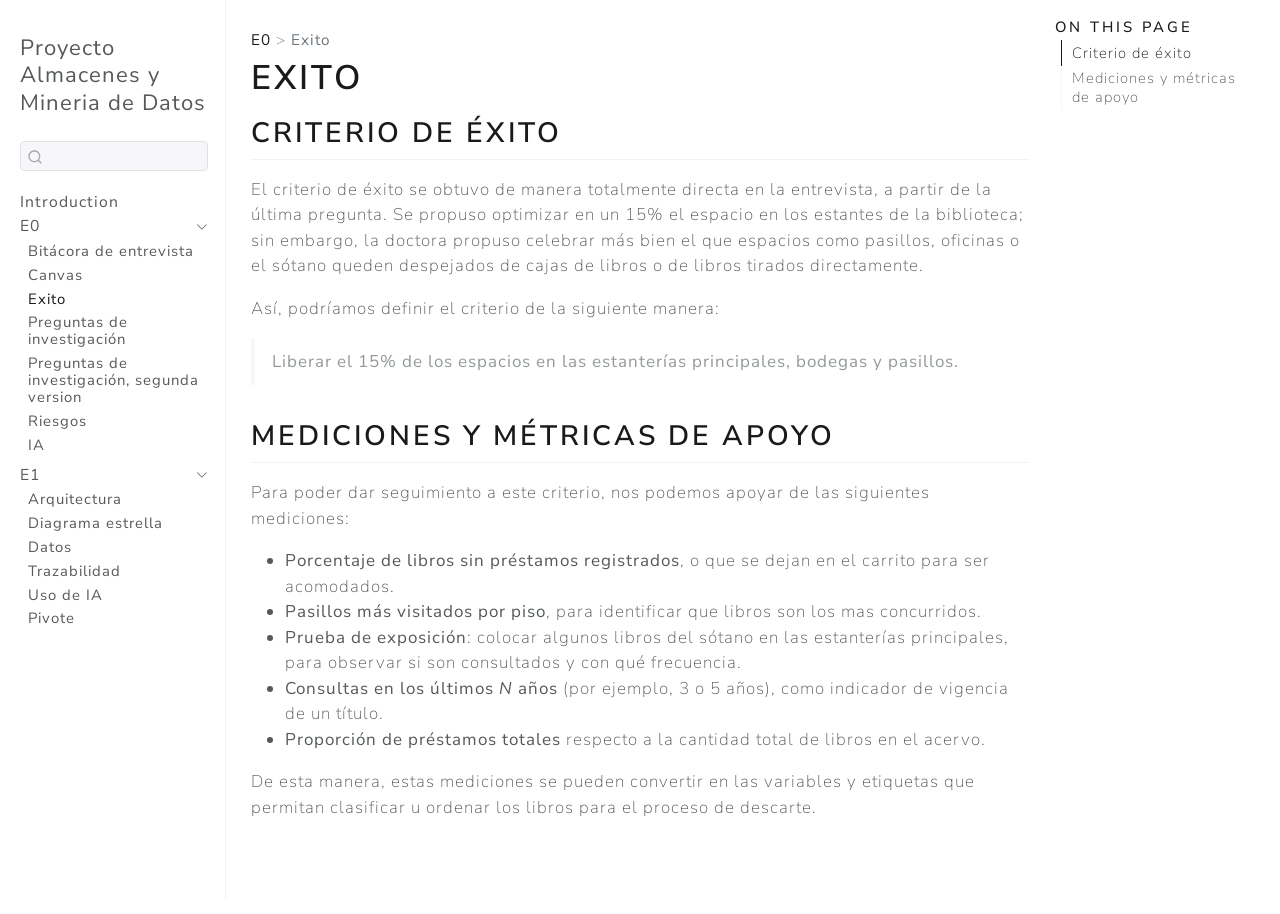
<file: entregas/E0_comprension_negocio/criterio_exito.html>
<!DOCTYPE html>
<html xmlns="http://www.w3.org/1999/xhtml" lang="en" xml:lang="en"><head>

<meta charset="utf-8">
<meta name="generator" content="quarto-1.10.18">

<meta name="viewport" content="width=device-width, initial-scale=1.0, user-scalable=yes">


<title>Exito – Proyecto Almacenes y Mineria de Datos</title>
<style>
/* Default styles provided by pandoc.
** See https://pandoc.org/MANUAL.html#variables-for-html for config info.
*/
span.smallcaps{font-variant: small-caps;}
div.columns{display: flex; gap: 1.5em;}
div.column{flex: auto;}
@media screen {
div.columns{gap: min(4vw, 1.5em);}
div.column{overflow-x: auto;}
}
div.hanging-indent{margin-left: 1.5em; text-indent: -1.5em;}
ul.task-list{list-style: none;}
ul.task-list li input[type="checkbox"] {
  width: 0.8em;
  margin: 0 0.8em 0.2em -1em; /* quarto-specific, see https://github.com/quarto-dev/quarto-cli/issues/4556 */ 
  vertical-align: middle;
}
</style>


<script src="../../site_libs/quarto-nav/quarto-nav.js"></script>
<script src="../../site_libs/quarto-nav/headroom.min.js"></script>
<script src="../../site_libs/clipboard/clipboard.min.js"></script>
<script src="../../site_libs/quarto-search/autocomplete.umd.js"></script>
<script src="../../site_libs/quarto-search/fuse.min.js"></script>
<script src="../../site_libs/quarto-search/quarto-search.js"></script>
<meta name="quarto:offset" content="../../">
<script src="../../site_libs/quarto-html/quarto.js" type="module"></script>
<script src="../../site_libs/quarto-html/tabsets/tabsets.js" type="module"></script>
<script src="../../site_libs/quarto-html/popper.min.js"></script>
<script src="../../site_libs/quarto-html/tippy.umd.min.js"></script>
<script src="../../site_libs/quarto-html/anchor.min.js"></script>
<link href="../../site_libs/quarto-html/tippy.css" rel="stylesheet">
<link href="../../site_libs/quarto-html/quarto-syntax-highlighting-64a204ab8560d761af7679ceaba22944.css" rel="stylesheet" id="quarto-text-highlighting-styles">
<script src="../../site_libs/bootstrap/bootstrap.min.js"></script>
<link href="../../site_libs/bootstrap/bootstrap-icons.css" rel="stylesheet">
<link href="../../site_libs/bootstrap/bootstrap-d248f73aeb05ac65ad0b5326cc8879c1.min.css" rel="stylesheet" append-hash="true" id="quarto-bootstrap" data-mode="light">
<script id="quarto-search-options" type="application/json">{
  "location": "sidebar",
  "copy-button": false,
  "collapse-after": 3,
  "panel-placement": "start",
  "type": "textbox",
  "limit": 50,
  "keyboard-shortcut": [
    "f",
    "/",
    "s"
  ],
  "show-item-context": false,
  "language": {
    "search-no-results-text": "No results",
    "search-matching-documents-text": "matching documents",
    "search-copy-link-title": "Copy link to search",
    "search-hide-matches-text": "Hide additional matches",
    "search-more-match-text": "more match in this document",
    "search-more-matches-text": "more matches in this document",
    "search-clear-button-title": "Clear",
    "search-text-placeholder": "",
    "search-detached-cancel-button-title": "Cancel",
    "search-submit-button-title": "Submit",
    "search-label": "Search"
  }
}</script>


<link rel="stylesheet" href="../../styles.css">
</head>

<body class="nav-sidebar docked quarto-light">

<div id="quarto-search-results"></div>
  <header id="quarto-header" class="headroom fixed-top">
  <nav class="quarto-secondary-nav">
    <div class="container-fluid d-flex">
      <button type="button" class="quarto-btn-toggle btn" data-bs-toggle="collapse" role="button" data-bs-target=".quarto-sidebar-collapse-item" aria-controls="quarto-sidebar" aria-expanded="false" aria-label="Toggle sidebar navigation" onclick="if (window.quartoToggleHeadroom) { window.quartoToggleHeadroom(); }">
        <i class="bi bi-layout-text-sidebar-reverse"></i>
      </button>
        <nav class="quarto-page-breadcrumbs" aria-label="breadcrumb"><ol class="breadcrumb"><li class="breadcrumb-item"><a href="../../entregas/E0_comprension_negocio/bitacora.html">E0</a></li><li class="breadcrumb-item"><a href="../../entregas/E0_comprension_negocio/criterio_exito.html">Exito</a></li></ol></nav>
        <a class="flex-grow-1" role="navigation" data-bs-toggle="collapse" data-bs-target=".quarto-sidebar-collapse-item" aria-controls="quarto-sidebar" aria-expanded="false" aria-label="Toggle sidebar navigation" onclick="if (window.quartoToggleHeadroom) { window.quartoToggleHeadroom(); }">      
        </a>
      <button type="button" class="btn quarto-search-button" aria-label="Search" onclick="window.quartoOpenSearch();">
        <i class="bi bi-search"></i>
      </button>
    </div>
  </nav>
</header>
<!-- content -->
<div id="quarto-content" class="quarto-container page-columns page-rows-contents page-layout-article">
<!-- sidebar -->
  <nav id="quarto-sidebar" class="sidebar collapse collapse-horizontal quarto-sidebar-collapse-item sidebar-navigation docked overflow-auto">
    <div class="pt-lg-2 mt-2 text-left sidebar-header">
    <div class="sidebar-title mb-0 py-0">
      <a href="../../">Proyecto Almacenes y Mineria de Datos</a> 
    </div>
      </div>
        <div class="mt-2 flex-shrink-0 align-items-center">
        <div class="sidebar-search">
        <div id="quarto-search" class="" title="Search"></div>
        </div>
        </div>
    <div class="sidebar-menu-container"> 
    <ul class="list-unstyled mt-1">
        <li class="sidebar-item">
  <div class="sidebar-item-container"> 
  <a href="../../index.html" class="sidebar-item-text sidebar-link">
 <span class="menu-text">Introduction</span></a>
  </div>
</li>
        <li class="sidebar-item sidebar-item-section">
      <div class="sidebar-item-container"> 
            <a href="../../entregas/E0_comprension_negocio/bitacora.html" class="sidebar-item-text sidebar-link">
 <span class="menu-text">E0</span></a>
          <a class="sidebar-item-toggle text-start" data-bs-toggle="collapse" data-bs-target="#quarto-sidebar-section-1" role="navigation" aria-expanded="true" aria-label="Toggle section">
            <i class="bi bi-chevron-right ms-2"></i>
          </a> 
      </div>
      <ul id="quarto-sidebar-section-1" class="collapse list-unstyled sidebar-section depth1 show">  
          <li class="sidebar-item">
  <div class="sidebar-item-container"> 
  <a href="../../entregas/E0_comprension_negocio/bitacora.html" class="sidebar-item-text sidebar-link">
 <span class="menu-text">Bitácora de entrevista</span></a>
  </div>
</li>
          <li class="sidebar-item">
  <div class="sidebar-item-container"> 
  <a href="../../entregas/E0_comprension_negocio/canvas.html" class="sidebar-item-text sidebar-link">
 <span class="menu-text">Canvas</span></a>
  </div>
</li>
          <li class="sidebar-item">
  <div class="sidebar-item-container"> 
  <a href="../../entregas/E0_comprension_negocio/criterio_exito.html" class="sidebar-item-text sidebar-link active">
 <span class="menu-text">Exito</span></a>
  </div>
</li>
          <li class="sidebar-item">
  <div class="sidebar-item-container"> 
  <a href="../../entregas/E0_comprension_negocio/preguntas.html" class="sidebar-item-text sidebar-link">
 <span class="menu-text">Preguntas de investigación</span></a>
  </div>
</li>
          <li class="sidebar-item">
  <div class="sidebar-item-container"> 
  <a href="../../entregas/E0_comprension_negocio/preguntasv2.html" class="sidebar-item-text sidebar-link">
 <span class="menu-text">Preguntas de investigación, segunda version</span></a>
  </div>
</li>
          <li class="sidebar-item">
  <div class="sidebar-item-container"> 
  <a href="../../entregas/E0_comprension_negocio/riesgos_supuestos.html" class="sidebar-item-text sidebar-link">
 <span class="menu-text">Riesgos</span></a>
  </div>
</li>
          <li class="sidebar-item">
  <div class="sidebar-item-container"> 
  <a href="../../entregas/E0_comprension_negocio/uso_ia.html" class="sidebar-item-text sidebar-link">
 <span class="menu-text">IA</span></a>
  </div>
</li>
      </ul>
  </li>
        <li class="sidebar-item sidebar-item-section">
      <div class="sidebar-item-container"> 
            <a href="../../entregas/E1_arquitectura_dw/arquitectura.html" class="sidebar-item-text sidebar-link">
 <span class="menu-text">E1</span></a>
          <a class="sidebar-item-toggle text-start" data-bs-toggle="collapse" data-bs-target="#quarto-sidebar-section-2" role="navigation" aria-expanded="true" aria-label="Toggle section">
            <i class="bi bi-chevron-right ms-2"></i>
          </a> 
      </div>
      <ul id="quarto-sidebar-section-2" class="collapse list-unstyled sidebar-section depth1 show">  
          <li class="sidebar-item">
  <div class="sidebar-item-container"> 
  <a href="../../entregas/E1_arquitectura_dw/arquitectura.html" class="sidebar-item-text sidebar-link">
 <span class="menu-text">Arquitectura</span></a>
  </div>
</li>
          <li class="sidebar-item">
  <div class="sidebar-item-container"> 
  <a href="../../entregas/E1_arquitectura_dw/estrella.html" class="sidebar-item-text sidebar-link">
 <span class="menu-text">Diagrama estrella</span></a>
  </div>
</li>
          <li class="sidebar-item">
  <div class="sidebar-item-container"> 
  <a href="../../entregas/E1_arquitectura_dw/fuentes.html" class="sidebar-item-text sidebar-link">
 <span class="menu-text">Datos</span></a>
  </div>
</li>
          <li class="sidebar-item">
  <div class="sidebar-item-container"> 
  <a href="../../entregas/E1_arquitectura_dw/trazabilidad.html" class="sidebar-item-text sidebar-link">
 <span class="menu-text">Trazabilidad</span></a>
  </div>
</li>
          <li class="sidebar-item">
  <div class="sidebar-item-container"> 
  <a href="../../entregas/E1_arquitectura_dw/uso_ia.html" class="sidebar-item-text sidebar-link">
 <span class="menu-text">Uso de IA</span></a>
  </div>
</li>
          <li class="sidebar-item">
  <div class="sidebar-item-container"> 
  <a href="../../entregas/E1_arquitectura_dw/pivote.html" class="sidebar-item-text sidebar-link">
 <span class="menu-text">Pivote</span></a>
  </div>
</li>
      </ul>
  </li>
    </ul>
    </div>
</nav>
<div id="quarto-sidebar-glass" class="quarto-sidebar-collapse-item" data-bs-toggle="collapse" data-bs-target=".quarto-sidebar-collapse-item"></div>
<!-- margin-sidebar -->
    <div id="quarto-margin-sidebar" class="sidebar margin-sidebar">
        <nav id="TOC" role="doc-toc" class="toc-active">
    <h2 id="toc-title">On this page</h2>
   
  <ul>
  <li><a href="#criterio-de-éxito" id="toc-criterio-de-éxito" class="nav-link active" data-scroll-target="#criterio-de-éxito">Criterio de éxito</a></li>
  <li><a href="#mediciones-y-métricas-de-apoyo" id="toc-mediciones-y-métricas-de-apoyo" class="nav-link" data-scroll-target="#mediciones-y-métricas-de-apoyo">Mediciones y métricas de apoyo</a></li>
  </ul>
</nav>
    </div>
<!-- main -->
<main class="content" id="quarto-document-content">

<header id="title-block-header" class="quarto-title-block default"><nav class="quarto-page-breadcrumbs quarto-title-breadcrumbs d-none d-lg-block" aria-label="breadcrumb"><ol class="breadcrumb"><li class="breadcrumb-item"><a href="../../entregas/E0_comprension_negocio/bitacora.html">E0</a></li><li class="breadcrumb-item"><a href="../../entregas/E0_comprension_negocio/criterio_exito.html">Exito</a></li></ol></nav>
<div class="quarto-title">
<h1 class="title">Exito</h1>
</div>



<div class="quarto-title-meta">

    
  
    
  </div>
  


</header>


<section id="criterio-de-éxito" class="level2">
<h2 class="anchored" data-anchor-id="criterio-de-éxito">Criterio de éxito</h2>
<p>El criterio de éxito se obtuvo de manera totalmente directa en la entrevista, a partir de la última pregunta. Se propuso optimizar en un 15% el espacio en los estantes de la biblioteca; sin embargo, la doctora propuso celebrar más bien el que espacios como pasillos, oficinas o el sótano queden despejados de cajas de libros o de libros tirados directamente.</p>
<p>Así, podríamos definir el criterio de la siguiente manera:</p>
<blockquote class="blockquote">
<p><strong>Liberar el 15% de los espacios en las estanterías principales, bodegas y pasillos.</strong></p>
</blockquote>
</section>
<section id="mediciones-y-métricas-de-apoyo" class="level2">
<h2 class="anchored" data-anchor-id="mediciones-y-métricas-de-apoyo">Mediciones y métricas de apoyo</h2>
<p>Para poder dar seguimiento a este criterio, nos podemos apoyar de las siguientes mediciones:</p>
<ul>
<li><strong>Porcentaje de libros sin préstamos registrados</strong>, o que se dejan en el carrito para ser acomodados.</li>
<li><strong>Pasillos más visitados por piso</strong>, para identificar que libros son los mas concurridos.</li>
<li><strong>Prueba de exposición</strong>: colocar algunos libros del sótano en las estanterías principales, para observar si son consultados y con qué frecuencia.</li>
<li><strong>Consultas en los últimos <em>N</em> años</strong> (por ejemplo, 3 o 5 años), como indicador de vigencia de un título.</li>
<li><strong>Proporción de préstamos totales</strong> respecto a la cantidad total de libros en el acervo.</li>
</ul>
<p>De esta manera, estas mediciones se pueden convertir en las variables y etiquetas que permitan clasificar u ordenar los libros para el proceso de descarte.</p>


</section>

</main> <!-- /main -->
<script id="quarto-html-after-body" type="application/javascript">
  window.document.addEventListener("DOMContentLoaded", function (event) {
    const icon = "";
    const anchorJS = new window.AnchorJS();
    anchorJS.options = {
      placement: 'right',
      icon: icon
    };
    anchorJS.add('.anchored');
    const isCodeAnnotation = (el) => {
      for (const clz of el.classList) {
        if (clz.startsWith('code-annotation-')) {                     
          return true;
        }
      }
      return false;
    }
    const onCopySuccess = function(e) {
      // button target
      const button = e.trigger;
      // don't keep focus
      button.blur();
      // flash "checked"
      button.classList.add('code-copy-button-checked');
      var currentTitle = button.getAttribute("title");
      button.setAttribute("title", "Copied!");
      let tooltip;
      if (window.bootstrap) {
        button.setAttribute("data-bs-toggle", "tooltip");
        button.setAttribute("data-bs-placement", "left");
        button.setAttribute("data-bs-title", "Copied!");
        tooltip = new bootstrap.Tooltip(button, 
          { trigger: "manual", 
            customClass: "code-copy-button-tooltip",
            offset: [0, -8]});
        tooltip.show();    
      }
      setTimeout(function() {
        if (tooltip) {
          tooltip.hide();
          button.removeAttribute("data-bs-title");
          button.removeAttribute("data-bs-toggle");
          button.removeAttribute("data-bs-placement");
        }
        button.setAttribute("title", currentTitle);
        button.classList.remove('code-copy-button-checked');
      }, 1000);
      // clear code selection
      e.clearSelection();
    }
    const getTextToCopy = function(trigger) {
      const outerScaffold = trigger.parentElement.cloneNode(true);
      const codeEl = outerScaffold.querySelector('code');
      for (const childEl of codeEl.children) {
        if (isCodeAnnotation(childEl)) {
          childEl.remove();
        }
      }
      return codeEl.innerText;
    }
    const clipboard = new window.ClipboardJS('.code-copy-button:not([data-in-quarto-modal])', {
      text: getTextToCopy
    });
    clipboard.on('success', onCopySuccess);
    if (window.document.getElementById('quarto-embedded-source-code-modal')) {
      const clipboardModal = new window.ClipboardJS('.code-copy-button[data-in-quarto-modal]', {
        text: getTextToCopy,
        container: window.document.getElementById('quarto-embedded-source-code-modal')
      });
      clipboardModal.on('success', onCopySuccess);
    }
      var localhostRegex = new RegExp(/^(?:http|https):\/\/localhost\:?[0-9]*\//);
      var mailtoRegex = new RegExp(/^mailto:/);
        var filterRegex = new RegExp("https:\/\/EmilianoLuna09099\.github\.io\/ProyectoAyMD\/");
      var isInternal = (href) => {
          return filterRegex.test(href) || localhostRegex.test(href) || mailtoRegex.test(href);
      }
      // Inspect non-navigation links and adorn them if external
     var links = window.document.querySelectorAll('a[href]:not(.nav-link):not(.navbar-brand):not(.toc-action):not(.sidebar-link):not(.sidebar-item-toggle):not(.pagination-link):not(.no-external):not([aria-hidden]):not(.dropdown-item):not(.quarto-navigation-tool):not(.about-link)');
      for (var i=0; i<links.length; i++) {
        const link = links[i];
        if (!isInternal(link.href)) {
          // undo the damage that might have been done by quarto-nav.js in the case of
          // links that we want to consider external
          if (link.dataset.originalHref !== undefined) {
            link.href = link.dataset.originalHref;
          }
        }
      }
    function tippyHover(el, contentFn, onTriggerFn, onUntriggerFn) {
      const config = {
        allowHTML: true,
        maxWidth: 500,
        delay: 100,
        arrow: false,
        appendTo: function(el) {
            return el.parentElement;
        },
        interactive: true,
        interactiveBorder: 10,
        theme: 'quarto',
        placement: 'bottom-start',
      };
      if (contentFn) {
        config.content = contentFn;
      }
      if (onTriggerFn) {
        config.onTrigger = onTriggerFn;
      }
      if (onUntriggerFn) {
        config.onUntrigger = onUntriggerFn;
      }
      window.tippy(el, config); 
    }
    const noterefs = window.document.querySelectorAll('a[role="doc-noteref"]');
    for (var i=0; i<noterefs.length; i++) {
      const ref = noterefs[i];
      tippyHover(ref, function() {
        // use id or data attribute instead here
        let href = ref.getAttribute('data-footnote-href') || ref.getAttribute('href');
        try { href = new URL(href).hash; } catch {}
        const id = href.replace(/^#\/?/, "");
        const note = window.document.getElementById(id);
        if (note) {
          return note.innerHTML;
        } else {
          return "";
        }
      });
    }
    const xrefs = window.document.querySelectorAll('a.quarto-xref');
    const processXRef = (id, note) => {
      // Strip column container classes
      const stripColumnClz = (el) => {
        el.classList.remove("page-full", "page-columns");
        if (el.children) {
          for (const child of el.children) {
            stripColumnClz(child);
          }
        }
      }
      stripColumnClz(note)
      if (id === null || id.startsWith('sec-')) {
        // Special case sections, only their first couple elements
        const container = document.createElement("div");
        if (note.children && note.children.length > 2) {
          container.appendChild(note.children[0].cloneNode(true));
          for (let i = 1; i < note.children.length; i++) {
            const child = note.children[i];
            if (child.tagName === "P" && child.innerText === "") {
              continue;
            } else {
              container.appendChild(child.cloneNode(true));
              break;
            }
          }
          if (window.Quarto?.typesetMath) {
            window.Quarto.typesetMath(container);
          }
          return container.innerHTML
        } else {
          if (window.Quarto?.typesetMath) {
            window.Quarto.typesetMath(note);
          }
          return note.innerHTML;
        }
      } else {
        // Remove any anchor links if they are present
        const anchorLink = note.querySelector('a.anchorjs-link');
        if (anchorLink) {
          anchorLink.remove();
        }
        if (window.Quarto?.typesetMath) {
          window.Quarto.typesetMath(note);
        }
        if (note.classList.contains("callout")) {
          return note.outerHTML;
        } else {
          return note.innerHTML;
        }
      }
    }
    for (var i=0; i<xrefs.length; i++) {
      const xref = xrefs[i];
      tippyHover(xref, undefined, function(instance) {
        instance.disable();
        let url = xref.getAttribute('href');
        let hash = undefined; 
        if (url.startsWith('#')) {
          hash = url;
        } else {
          try { hash = new URL(url).hash; } catch {}
        }
        if (hash) {
          const id = hash.replace(/^#\/?/, "");
          const note = window.document.getElementById(id);
          if (note !== null) {
            try {
              const html = processXRef(id, note.cloneNode(true));
              instance.setContent(html);
            } finally {
              instance.enable();
              instance.show();
            }
          } else {
            // See if we can fetch this
            fetch(url.split('#')[0])
            .then(res => res.text())
            .then(html => {
              const parser = new DOMParser();
              const htmlDoc = parser.parseFromString(html, "text/html");
              const note = htmlDoc.getElementById(id);
              if (note !== null) {
                const html = processXRef(id, note);
                instance.setContent(html);
              } 
            }).finally(() => {
              instance.enable();
              instance.show();
            });
          }
        } else {
          // See if we can fetch a full url (with no hash to target)
          // This is a special case and we should probably do some content thinning / targeting
          fetch(url)
          .then(res => res.text())
          .then(html => {
            const parser = new DOMParser();
            const htmlDoc = parser.parseFromString(html, "text/html");
            const note = htmlDoc.querySelector('main.content');
            if (note !== null) {
              // This should only happen for chapter cross references
              // (since there is no id in the URL)
              // remove the first header
              if (note.children.length > 0 && note.children[0].tagName === "HEADER") {
                note.children[0].remove();
              }
              const html = processXRef(null, note);
              instance.setContent(html);
            } 
          }).finally(() => {
            instance.enable();
            instance.show();
          });
        }
      }, function(instance) {
      });
    }
        let selectedAnnoteEl;
        const selectorForAnnotation = ( cell, annotation) => {
          let cellAttr = 'data-code-cell="' + cell + '"';
          let lineAttr = 'data-code-annotation="' +  annotation + '"';
          const selector = 'span[' + cellAttr + '][' + lineAttr + ']';
          return selector;
        }
        const selectCodeLines = (annoteEl) => {
          const doc = window.document;
          const targetCell = annoteEl.getAttribute("data-target-cell");
          const targetAnnotation = annoteEl.getAttribute("data-target-annotation");
          const annoteSpan = window.document.querySelector(selectorForAnnotation(targetCell, targetAnnotation));
          const lines = annoteSpan.getAttribute("data-code-lines").split(",");
          const lineIds = lines.map((line) => {
            return targetCell + "-" + line;
          })
          let top = null;
          let height = null;
          let parent = null;
          if (lineIds.length > 0) {
              //compute the position of the single el (top and bottom and make a div)
              const el = window.document.getElementById(lineIds[0]);
              top = el.offsetTop;
              height = el.offsetHeight;
              parent = el.parentElement.parentElement;
            if (lineIds.length > 1) {
              const lastEl = window.document.getElementById(lineIds[lineIds.length - 1]);
              const bottom = lastEl.offsetTop + lastEl.offsetHeight;
              height = bottom - top;
            }
            if (top !== null && height !== null && parent !== null) {
              // cook up a div (if necessary) and position it 
              let div = window.document.getElementById("code-annotation-line-highlight");
              if (div === null) {
                div = window.document.createElement("div");
                div.setAttribute("id", "code-annotation-line-highlight");
                div.style.position = 'absolute';
                parent.appendChild(div);
              }
              div.style.top = top - 2 + "px";
              div.style.height = height + 4 + "px";
              div.style.left = 0;
              let gutterDiv = window.document.getElementById("code-annotation-line-highlight-gutter");
              if (gutterDiv === null) {
                gutterDiv = window.document.createElement("div");
                gutterDiv.setAttribute("id", "code-annotation-line-highlight-gutter");
                gutterDiv.style.position = 'absolute';
                const codeCell = window.document.getElementById(targetCell);
                const gutter = codeCell.querySelector('.code-annotation-gutter');
                gutter.appendChild(gutterDiv);
              }
              gutterDiv.style.top = top - 2 + "px";
              gutterDiv.style.height = height + 4 + "px";
            }
            selectedAnnoteEl = annoteEl;
          }
        };
        const unselectCodeLines = () => {
          const elementsIds = ["code-annotation-line-highlight", "code-annotation-line-highlight-gutter"];
          elementsIds.forEach((elId) => {
            const div = window.document.getElementById(elId);
            if (div) {
              div.remove();
            }
          });
          selectedAnnoteEl = undefined;
        };
          // Handle positioning of the toggle
      window.addEventListener(
        "resize",
        throttle(() => {
          elRect = undefined;
          if (selectedAnnoteEl) {
            selectCodeLines(selectedAnnoteEl);
          }
        }, 10)
      );
      function throttle(fn, ms) {
      let throttle = false;
      let timer;
        return (...args) => {
          if(!throttle) { // first call gets through
              fn.apply(this, args);
              throttle = true;
          } else { // all the others get throttled
              if(timer) clearTimeout(timer); // cancel #2
              timer = setTimeout(() => {
                fn.apply(this, args);
                timer = throttle = false;
              }, ms);
          }
        };
      }
        // Attach click handler to the DT
        const annoteDls = window.document.querySelectorAll('dt[data-target-cell]');
        for (const annoteDlNode of annoteDls) {
          annoteDlNode.addEventListener('click', (event) => {
            const clickedEl = event.target;
            if (clickedEl !== selectedAnnoteEl) {
              unselectCodeLines();
              const activeEl = window.document.querySelector('dt[data-target-cell].code-annotation-active');
              if (activeEl) {
                activeEl.classList.remove('code-annotation-active');
              }
              selectCodeLines(clickedEl);
              clickedEl.classList.add('code-annotation-active');
            } else {
              // Unselect the line
              unselectCodeLines();
              clickedEl.classList.remove('code-annotation-active');
            }
          });
        }
    const findCites = (el) => {
      const parentEl = el.parentElement;
      if (parentEl) {
        const cites = parentEl.dataset.cites;
        if (cites) {
          return {
            el,
            cites: cites.split(' ')
          };
        } else {
          return findCites(el.parentElement)
        }
      } else {
        return undefined;
      }
    };
    var bibliorefs = window.document.querySelectorAll('a[role="doc-biblioref"]');
    for (var i=0; i<bibliorefs.length; i++) {
      const ref = bibliorefs[i];
      const citeInfo = findCites(ref);
      if (citeInfo) {
        tippyHover(citeInfo.el, function() {
          var popup = window.document.createElement('div');
          citeInfo.cites.forEach(function(cite) {
            var citeDiv = window.document.createElement('div');
            citeDiv.classList.add('hanging-indent');
            citeDiv.classList.add('csl-entry');
            var biblioDiv = window.document.getElementById('ref-' + cite);
            if (biblioDiv) {
              citeDiv.innerHTML = biblioDiv.innerHTML;
            }
            popup.appendChild(citeDiv);
          });
          return popup.innerHTML;
        });
      }
    }
  });
  </script>
</div> <!-- /content -->




</body></html>
</file>
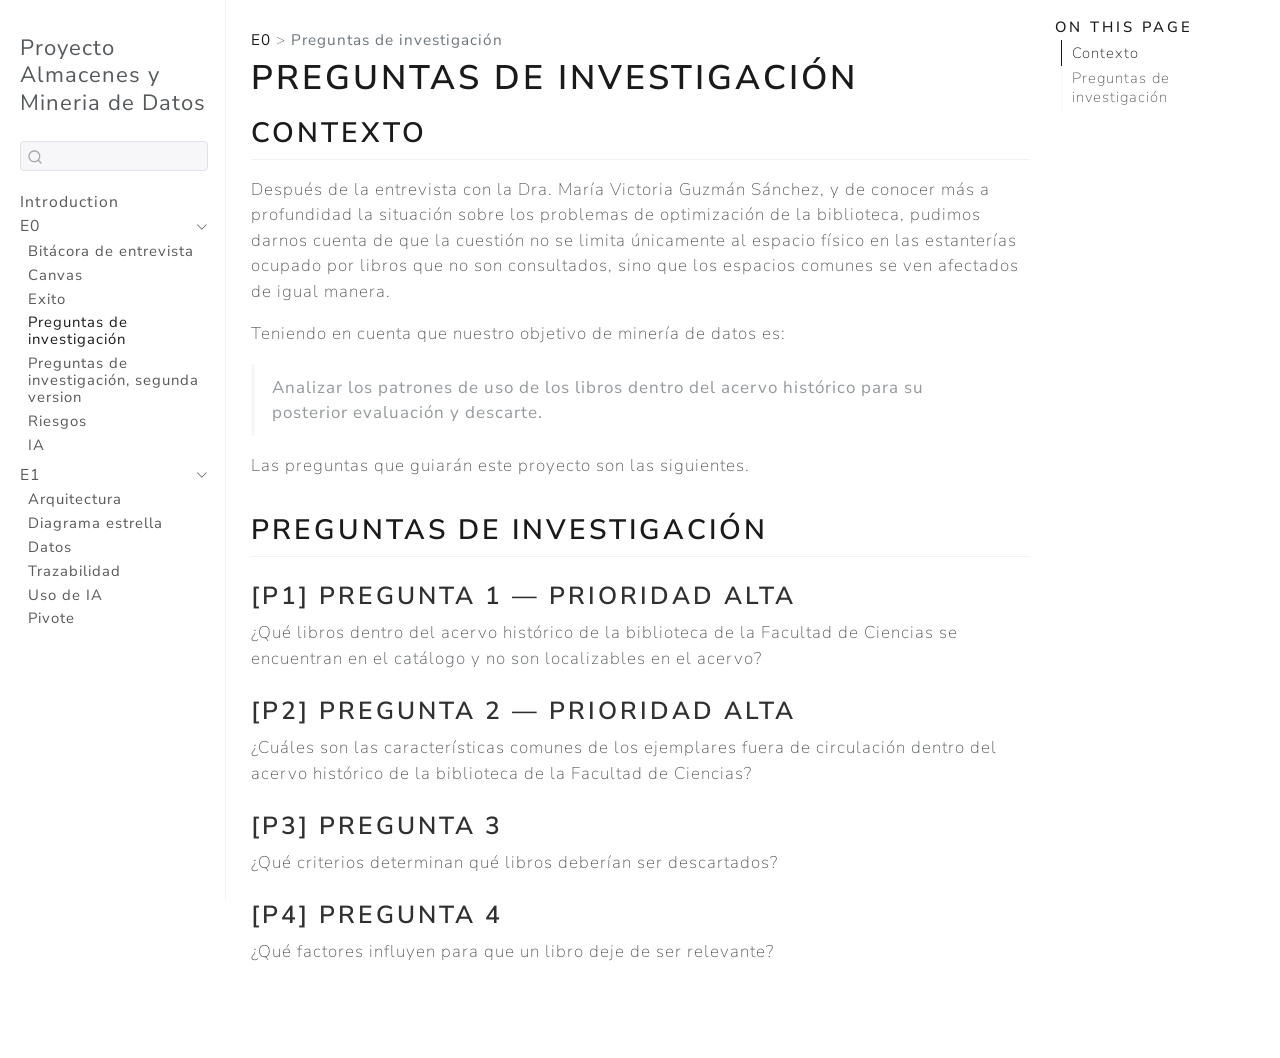
<file: entregas/E0_comprension_negocio/preguntas.html>
<!DOCTYPE html>
<html xmlns="http://www.w3.org/1999/xhtml" lang="en" xml:lang="en"><head>

<meta charset="utf-8">
<meta name="generator" content="quarto-1.10.18">

<meta name="viewport" content="width=device-width, initial-scale=1.0, user-scalable=yes">


<title>Preguntas de investigación – Proyecto Almacenes y Mineria de Datos</title>
<style>
/* Default styles provided by pandoc.
** See https://pandoc.org/MANUAL.html#variables-for-html for config info.
*/
span.smallcaps{font-variant: small-caps;}
div.columns{display: flex; gap: 1.5em;}
div.column{flex: auto;}
@media screen {
div.columns{gap: min(4vw, 1.5em);}
div.column{overflow-x: auto;}
}
div.hanging-indent{margin-left: 1.5em; text-indent: -1.5em;}
ul.task-list{list-style: none;}
ul.task-list li input[type="checkbox"] {
  width: 0.8em;
  margin: 0 0.8em 0.2em -1em; /* quarto-specific, see https://github.com/quarto-dev/quarto-cli/issues/4556 */ 
  vertical-align: middle;
}
</style>


<script src="../../site_libs/quarto-nav/quarto-nav.js"></script>
<script src="../../site_libs/quarto-nav/headroom.min.js"></script>
<script src="../../site_libs/clipboard/clipboard.min.js"></script>
<script src="../../site_libs/quarto-search/autocomplete.umd.js"></script>
<script src="../../site_libs/quarto-search/fuse.min.js"></script>
<script src="../../site_libs/quarto-search/quarto-search.js"></script>
<meta name="quarto:offset" content="../../">
<script src="../../site_libs/quarto-html/quarto.js" type="module"></script>
<script src="../../site_libs/quarto-html/tabsets/tabsets.js" type="module"></script>
<script src="../../site_libs/quarto-html/popper.min.js"></script>
<script src="../../site_libs/quarto-html/tippy.umd.min.js"></script>
<script src="../../site_libs/quarto-html/anchor.min.js"></script>
<link href="../../site_libs/quarto-html/tippy.css" rel="stylesheet">
<link href="../../site_libs/quarto-html/quarto-syntax-highlighting-64a204ab8560d761af7679ceaba22944.css" rel="stylesheet" id="quarto-text-highlighting-styles">
<script src="../../site_libs/bootstrap/bootstrap.min.js"></script>
<link href="../../site_libs/bootstrap/bootstrap-icons.css" rel="stylesheet">
<link href="../../site_libs/bootstrap/bootstrap-d248f73aeb05ac65ad0b5326cc8879c1.min.css" rel="stylesheet" append-hash="true" id="quarto-bootstrap" data-mode="light">
<script id="quarto-search-options" type="application/json">{
  "location": "sidebar",
  "copy-button": false,
  "collapse-after": 3,
  "panel-placement": "start",
  "type": "textbox",
  "limit": 50,
  "keyboard-shortcut": [
    "f",
    "/",
    "s"
  ],
  "show-item-context": false,
  "language": {
    "search-no-results-text": "No results",
    "search-matching-documents-text": "matching documents",
    "search-copy-link-title": "Copy link to search",
    "search-hide-matches-text": "Hide additional matches",
    "search-more-match-text": "more match in this document",
    "search-more-matches-text": "more matches in this document",
    "search-clear-button-title": "Clear",
    "search-text-placeholder": "",
    "search-detached-cancel-button-title": "Cancel",
    "search-submit-button-title": "Submit",
    "search-label": "Search"
  }
}</script>


<link rel="stylesheet" href="../../styles.css">
</head>

<body class="nav-sidebar docked quarto-light">

<div id="quarto-search-results"></div>
  <header id="quarto-header" class="headroom fixed-top">
  <nav class="quarto-secondary-nav">
    <div class="container-fluid d-flex">
      <button type="button" class="quarto-btn-toggle btn" data-bs-toggle="collapse" role="button" data-bs-target=".quarto-sidebar-collapse-item" aria-controls="quarto-sidebar" aria-expanded="false" aria-label="Toggle sidebar navigation" onclick="if (window.quartoToggleHeadroom) { window.quartoToggleHeadroom(); }">
        <i class="bi bi-layout-text-sidebar-reverse"></i>
      </button>
        <nav class="quarto-page-breadcrumbs" aria-label="breadcrumb"><ol class="breadcrumb"><li class="breadcrumb-item"><a href="../../entregas/E0_comprension_negocio/bitacora.html">E0</a></li><li class="breadcrumb-item"><a href="../../entregas/E0_comprension_negocio/preguntas.html">Preguntas de investigación</a></li></ol></nav>
        <a class="flex-grow-1" role="navigation" data-bs-toggle="collapse" data-bs-target=".quarto-sidebar-collapse-item" aria-controls="quarto-sidebar" aria-expanded="false" aria-label="Toggle sidebar navigation" onclick="if (window.quartoToggleHeadroom) { window.quartoToggleHeadroom(); }">      
        </a>
      <button type="button" class="btn quarto-search-button" aria-label="Search" onclick="window.quartoOpenSearch();">
        <i class="bi bi-search"></i>
      </button>
    </div>
  </nav>
</header>
<!-- content -->
<div id="quarto-content" class="quarto-container page-columns page-rows-contents page-layout-article">
<!-- sidebar -->
  <nav id="quarto-sidebar" class="sidebar collapse collapse-horizontal quarto-sidebar-collapse-item sidebar-navigation docked overflow-auto">
    <div class="pt-lg-2 mt-2 text-left sidebar-header">
    <div class="sidebar-title mb-0 py-0">
      <a href="../../">Proyecto Almacenes y Mineria de Datos</a> 
    </div>
      </div>
        <div class="mt-2 flex-shrink-0 align-items-center">
        <div class="sidebar-search">
        <div id="quarto-search" class="" title="Search"></div>
        </div>
        </div>
    <div class="sidebar-menu-container"> 
    <ul class="list-unstyled mt-1">
        <li class="sidebar-item">
  <div class="sidebar-item-container"> 
  <a href="../../index.html" class="sidebar-item-text sidebar-link">
 <span class="menu-text">Introduction</span></a>
  </div>
</li>
        <li class="sidebar-item sidebar-item-section">
      <div class="sidebar-item-container"> 
            <a href="../../entregas/E0_comprension_negocio/bitacora.html" class="sidebar-item-text sidebar-link">
 <span class="menu-text">E0</span></a>
          <a class="sidebar-item-toggle text-start" data-bs-toggle="collapse" data-bs-target="#quarto-sidebar-section-1" role="navigation" aria-expanded="true" aria-label="Toggle section">
            <i class="bi bi-chevron-right ms-2"></i>
          </a> 
      </div>
      <ul id="quarto-sidebar-section-1" class="collapse list-unstyled sidebar-section depth1 show">  
          <li class="sidebar-item">
  <div class="sidebar-item-container"> 
  <a href="../../entregas/E0_comprension_negocio/bitacora.html" class="sidebar-item-text sidebar-link">
 <span class="menu-text">Bitácora de entrevista</span></a>
  </div>
</li>
          <li class="sidebar-item">
  <div class="sidebar-item-container"> 
  <a href="../../entregas/E0_comprension_negocio/canvas.html" class="sidebar-item-text sidebar-link">
 <span class="menu-text">Canvas</span></a>
  </div>
</li>
          <li class="sidebar-item">
  <div class="sidebar-item-container"> 
  <a href="../../entregas/E0_comprension_negocio/criterio_exito.html" class="sidebar-item-text sidebar-link">
 <span class="menu-text">Exito</span></a>
  </div>
</li>
          <li class="sidebar-item">
  <div class="sidebar-item-container"> 
  <a href="../../entregas/E0_comprension_negocio/preguntas.html" class="sidebar-item-text sidebar-link active">
 <span class="menu-text">Preguntas de investigación</span></a>
  </div>
</li>
          <li class="sidebar-item">
  <div class="sidebar-item-container"> 
  <a href="../../entregas/E0_comprension_negocio/preguntasv2.html" class="sidebar-item-text sidebar-link">
 <span class="menu-text">Preguntas de investigación, segunda version</span></a>
  </div>
</li>
          <li class="sidebar-item">
  <div class="sidebar-item-container"> 
  <a href="../../entregas/E0_comprension_negocio/riesgos_supuestos.html" class="sidebar-item-text sidebar-link">
 <span class="menu-text">Riesgos</span></a>
  </div>
</li>
          <li class="sidebar-item">
  <div class="sidebar-item-container"> 
  <a href="../../entregas/E0_comprension_negocio/uso_ia.html" class="sidebar-item-text sidebar-link">
 <span class="menu-text">IA</span></a>
  </div>
</li>
      </ul>
  </li>
        <li class="sidebar-item sidebar-item-section">
      <div class="sidebar-item-container"> 
            <a href="../../entregas/E1_arquitectura_dw/arquitectura.html" class="sidebar-item-text sidebar-link">
 <span class="menu-text">E1</span></a>
          <a class="sidebar-item-toggle text-start" data-bs-toggle="collapse" data-bs-target="#quarto-sidebar-section-2" role="navigation" aria-expanded="true" aria-label="Toggle section">
            <i class="bi bi-chevron-right ms-2"></i>
          </a> 
      </div>
      <ul id="quarto-sidebar-section-2" class="collapse list-unstyled sidebar-section depth1 show">  
          <li class="sidebar-item">
  <div class="sidebar-item-container"> 
  <a href="../../entregas/E1_arquitectura_dw/arquitectura.html" class="sidebar-item-text sidebar-link">
 <span class="menu-text">Arquitectura</span></a>
  </div>
</li>
          <li class="sidebar-item">
  <div class="sidebar-item-container"> 
  <a href="../../entregas/E1_arquitectura_dw/estrella.html" class="sidebar-item-text sidebar-link">
 <span class="menu-text">Diagrama estrella</span></a>
  </div>
</li>
          <li class="sidebar-item">
  <div class="sidebar-item-container"> 
  <a href="../../entregas/E1_arquitectura_dw/fuentes.html" class="sidebar-item-text sidebar-link">
 <span class="menu-text">Datos</span></a>
  </div>
</li>
          <li class="sidebar-item">
  <div class="sidebar-item-container"> 
  <a href="../../entregas/E1_arquitectura_dw/trazabilidad.html" class="sidebar-item-text sidebar-link">
 <span class="menu-text">Trazabilidad</span></a>
  </div>
</li>
          <li class="sidebar-item">
  <div class="sidebar-item-container"> 
  <a href="../../entregas/E1_arquitectura_dw/uso_ia.html" class="sidebar-item-text sidebar-link">
 <span class="menu-text">Uso de IA</span></a>
  </div>
</li>
          <li class="sidebar-item">
  <div class="sidebar-item-container"> 
  <a href="../../entregas/E1_arquitectura_dw/pivote.html" class="sidebar-item-text sidebar-link">
 <span class="menu-text">Pivote</span></a>
  </div>
</li>
      </ul>
  </li>
    </ul>
    </div>
</nav>
<div id="quarto-sidebar-glass" class="quarto-sidebar-collapse-item" data-bs-toggle="collapse" data-bs-target=".quarto-sidebar-collapse-item"></div>
<!-- margin-sidebar -->
    <div id="quarto-margin-sidebar" class="sidebar margin-sidebar">
        <nav id="TOC" role="doc-toc" class="toc-active">
    <h2 id="toc-title">On this page</h2>
   
  <ul>
  <li><a href="#contexto" id="toc-contexto" class="nav-link active" data-scroll-target="#contexto">Contexto</a></li>
  <li><a href="#preguntas-de-investigación" id="toc-preguntas-de-investigación" class="nav-link" data-scroll-target="#preguntas-de-investigación">Preguntas de investigación</a>
  <ul class="collapse">
  <li><a href="#p1-pregunta-1-prioridad-alta" id="toc-p1-pregunta-1-prioridad-alta" class="nav-link" data-scroll-target="#p1-pregunta-1-prioridad-alta">[P1] Pregunta 1 — Prioridad alta</a></li>
  <li><a href="#p2-pregunta-2-prioridad-alta" id="toc-p2-pregunta-2-prioridad-alta" class="nav-link" data-scroll-target="#p2-pregunta-2-prioridad-alta">[P2] Pregunta 2 — Prioridad alta</a></li>
  <li><a href="#p3-pregunta-3" id="toc-p3-pregunta-3" class="nav-link" data-scroll-target="#p3-pregunta-3">[P3] Pregunta 3</a></li>
  <li><a href="#p4-pregunta-4" id="toc-p4-pregunta-4" class="nav-link" data-scroll-target="#p4-pregunta-4">[P4] Pregunta 4</a></li>
  </ul></li>
  </ul>
</nav>
    </div>
<!-- main -->
<main class="content" id="quarto-document-content">

<header id="title-block-header" class="quarto-title-block default"><nav class="quarto-page-breadcrumbs quarto-title-breadcrumbs d-none d-lg-block" aria-label="breadcrumb"><ol class="breadcrumb"><li class="breadcrumb-item"><a href="../../entregas/E0_comprension_negocio/bitacora.html">E0</a></li><li class="breadcrumb-item"><a href="../../entregas/E0_comprension_negocio/preguntas.html">Preguntas de investigación</a></li></ol></nav>
<div class="quarto-title">
<h1 class="title">Preguntas de investigación</h1>
</div>



<div class="quarto-title-meta">

    
  
    
  </div>
  


</header>


<section id="contexto" class="level2">
<h2 class="anchored" data-anchor-id="contexto">Contexto</h2>
<p>Después de la entrevista con la Dra. María Victoria Guzmán Sánchez, y de conocer más a profundidad la situación sobre los problemas de optimización de la biblioteca, pudimos darnos cuenta de que la cuestión no se limita únicamente al espacio físico en las estanterías ocupado por libros que no son consultados, sino que los espacios comunes se ven afectados de igual manera.</p>
<p>Teniendo en cuenta que nuestro objetivo de minería de datos es:</p>
<blockquote class="blockquote">
<p><strong>Analizar los patrones de uso de los libros dentro del acervo histórico para su posterior evaluación y descarte.</strong></p>
</blockquote>
<p>Las preguntas que guiarán este proyecto son las siguientes.</p>
</section>
<section id="preguntas-de-investigación" class="level2">
<h2 class="anchored" data-anchor-id="preguntas-de-investigación">Preguntas de investigación</h2>
<section id="p1-pregunta-1-prioridad-alta" class="level3">
<h3 class="anchored" data-anchor-id="p1-pregunta-1-prioridad-alta">[P1] Pregunta 1 — Prioridad alta</h3>
<p>¿Qué libros dentro del acervo histórico de la biblioteca de la Facultad de Ciencias se encuentran en el catálogo y no son localizables en el acervo?</p>
</section>
<section id="p2-pregunta-2-prioridad-alta" class="level3">
<h3 class="anchored" data-anchor-id="p2-pregunta-2-prioridad-alta">[P2] Pregunta 2 — Prioridad alta</h3>
<p>¿Cuáles son las características comunes de los ejemplares fuera de circulación dentro del acervo histórico de la biblioteca de la Facultad de Ciencias?</p>
</section>
<section id="p3-pregunta-3" class="level3">
<h3 class="anchored" data-anchor-id="p3-pregunta-3">[P3] Pregunta 3</h3>
<p>¿Qué criterios determinan qué libros deberían ser descartados?</p>
</section>
<section id="p4-pregunta-4" class="level3">
<h3 class="anchored" data-anchor-id="p4-pregunta-4">[P4] Pregunta 4</h3>
<p>¿Qué factores influyen para que un libro deje de ser relevante?</p>


</section>
</section>

</main> <!-- /main -->
<script id="quarto-html-after-body" type="application/javascript">
  window.document.addEventListener("DOMContentLoaded", function (event) {
    const icon = "";
    const anchorJS = new window.AnchorJS();
    anchorJS.options = {
      placement: 'right',
      icon: icon
    };
    anchorJS.add('.anchored');
    const isCodeAnnotation = (el) => {
      for (const clz of el.classList) {
        if (clz.startsWith('code-annotation-')) {                     
          return true;
        }
      }
      return false;
    }
    const onCopySuccess = function(e) {
      // button target
      const button = e.trigger;
      // don't keep focus
      button.blur();
      // flash "checked"
      button.classList.add('code-copy-button-checked');
      var currentTitle = button.getAttribute("title");
      button.setAttribute("title", "Copied!");
      let tooltip;
      if (window.bootstrap) {
        button.setAttribute("data-bs-toggle", "tooltip");
        button.setAttribute("data-bs-placement", "left");
        button.setAttribute("data-bs-title", "Copied!");
        tooltip = new bootstrap.Tooltip(button, 
          { trigger: "manual", 
            customClass: "code-copy-button-tooltip",
            offset: [0, -8]});
        tooltip.show();    
      }
      setTimeout(function() {
        if (tooltip) {
          tooltip.hide();
          button.removeAttribute("data-bs-title");
          button.removeAttribute("data-bs-toggle");
          button.removeAttribute("data-bs-placement");
        }
        button.setAttribute("title", currentTitle);
        button.classList.remove('code-copy-button-checked');
      }, 1000);
      // clear code selection
      e.clearSelection();
    }
    const getTextToCopy = function(trigger) {
      const outerScaffold = trigger.parentElement.cloneNode(true);
      const codeEl = outerScaffold.querySelector('code');
      for (const childEl of codeEl.children) {
        if (isCodeAnnotation(childEl)) {
          childEl.remove();
        }
      }
      return codeEl.innerText;
    }
    const clipboard = new window.ClipboardJS('.code-copy-button:not([data-in-quarto-modal])', {
      text: getTextToCopy
    });
    clipboard.on('success', onCopySuccess);
    if (window.document.getElementById('quarto-embedded-source-code-modal')) {
      const clipboardModal = new window.ClipboardJS('.code-copy-button[data-in-quarto-modal]', {
        text: getTextToCopy,
        container: window.document.getElementById('quarto-embedded-source-code-modal')
      });
      clipboardModal.on('success', onCopySuccess);
    }
      var localhostRegex = new RegExp(/^(?:http|https):\/\/localhost\:?[0-9]*\//);
      var mailtoRegex = new RegExp(/^mailto:/);
        var filterRegex = new RegExp("https:\/\/EmilianoLuna09099\.github\.io\/ProyectoAyMD\/");
      var isInternal = (href) => {
          return filterRegex.test(href) || localhostRegex.test(href) || mailtoRegex.test(href);
      }
      // Inspect non-navigation links and adorn them if external
     var links = window.document.querySelectorAll('a[href]:not(.nav-link):not(.navbar-brand):not(.toc-action):not(.sidebar-link):not(.sidebar-item-toggle):not(.pagination-link):not(.no-external):not([aria-hidden]):not(.dropdown-item):not(.quarto-navigation-tool):not(.about-link)');
      for (var i=0; i<links.length; i++) {
        const link = links[i];
        if (!isInternal(link.href)) {
          // undo the damage that might have been done by quarto-nav.js in the case of
          // links that we want to consider external
          if (link.dataset.originalHref !== undefined) {
            link.href = link.dataset.originalHref;
          }
        }
      }
    function tippyHover(el, contentFn, onTriggerFn, onUntriggerFn) {
      const config = {
        allowHTML: true,
        maxWidth: 500,
        delay: 100,
        arrow: false,
        appendTo: function(el) {
            return el.parentElement;
        },
        interactive: true,
        interactiveBorder: 10,
        theme: 'quarto',
        placement: 'bottom-start',
      };
      if (contentFn) {
        config.content = contentFn;
      }
      if (onTriggerFn) {
        config.onTrigger = onTriggerFn;
      }
      if (onUntriggerFn) {
        config.onUntrigger = onUntriggerFn;
      }
      window.tippy(el, config); 
    }
    const noterefs = window.document.querySelectorAll('a[role="doc-noteref"]');
    for (var i=0; i<noterefs.length; i++) {
      const ref = noterefs[i];
      tippyHover(ref, function() {
        // use id or data attribute instead here
        let href = ref.getAttribute('data-footnote-href') || ref.getAttribute('href');
        try { href = new URL(href).hash; } catch {}
        const id = href.replace(/^#\/?/, "");
        const note = window.document.getElementById(id);
        if (note) {
          return note.innerHTML;
        } else {
          return "";
        }
      });
    }
    const xrefs = window.document.querySelectorAll('a.quarto-xref');
    const processXRef = (id, note) => {
      // Strip column container classes
      const stripColumnClz = (el) => {
        el.classList.remove("page-full", "page-columns");
        if (el.children) {
          for (const child of el.children) {
            stripColumnClz(child);
          }
        }
      }
      stripColumnClz(note)
      if (id === null || id.startsWith('sec-')) {
        // Special case sections, only their first couple elements
        const container = document.createElement("div");
        if (note.children && note.children.length > 2) {
          container.appendChild(note.children[0].cloneNode(true));
          for (let i = 1; i < note.children.length; i++) {
            const child = note.children[i];
            if (child.tagName === "P" && child.innerText === "") {
              continue;
            } else {
              container.appendChild(child.cloneNode(true));
              break;
            }
          }
          if (window.Quarto?.typesetMath) {
            window.Quarto.typesetMath(container);
          }
          return container.innerHTML
        } else {
          if (window.Quarto?.typesetMath) {
            window.Quarto.typesetMath(note);
          }
          return note.innerHTML;
        }
      } else {
        // Remove any anchor links if they are present
        const anchorLink = note.querySelector('a.anchorjs-link');
        if (anchorLink) {
          anchorLink.remove();
        }
        if (window.Quarto?.typesetMath) {
          window.Quarto.typesetMath(note);
        }
        if (note.classList.contains("callout")) {
          return note.outerHTML;
        } else {
          return note.innerHTML;
        }
      }
    }
    for (var i=0; i<xrefs.length; i++) {
      const xref = xrefs[i];
      tippyHover(xref, undefined, function(instance) {
        instance.disable();
        let url = xref.getAttribute('href');
        let hash = undefined; 
        if (url.startsWith('#')) {
          hash = url;
        } else {
          try { hash = new URL(url).hash; } catch {}
        }
        if (hash) {
          const id = hash.replace(/^#\/?/, "");
          const note = window.document.getElementById(id);
          if (note !== null) {
            try {
              const html = processXRef(id, note.cloneNode(true));
              instance.setContent(html);
            } finally {
              instance.enable();
              instance.show();
            }
          } else {
            // See if we can fetch this
            fetch(url.split('#')[0])
            .then(res => res.text())
            .then(html => {
              const parser = new DOMParser();
              const htmlDoc = parser.parseFromString(html, "text/html");
              const note = htmlDoc.getElementById(id);
              if (note !== null) {
                const html = processXRef(id, note);
                instance.setContent(html);
              } 
            }).finally(() => {
              instance.enable();
              instance.show();
            });
          }
        } else {
          // See if we can fetch a full url (with no hash to target)
          // This is a special case and we should probably do some content thinning / targeting
          fetch(url)
          .then(res => res.text())
          .then(html => {
            const parser = new DOMParser();
            const htmlDoc = parser.parseFromString(html, "text/html");
            const note = htmlDoc.querySelector('main.content');
            if (note !== null) {
              // This should only happen for chapter cross references
              // (since there is no id in the URL)
              // remove the first header
              if (note.children.length > 0 && note.children[0].tagName === "HEADER") {
                note.children[0].remove();
              }
              const html = processXRef(null, note);
              instance.setContent(html);
            } 
          }).finally(() => {
            instance.enable();
            instance.show();
          });
        }
      }, function(instance) {
      });
    }
        let selectedAnnoteEl;
        const selectorForAnnotation = ( cell, annotation) => {
          let cellAttr = 'data-code-cell="' + cell + '"';
          let lineAttr = 'data-code-annotation="' +  annotation + '"';
          const selector = 'span[' + cellAttr + '][' + lineAttr + ']';
          return selector;
        }
        const selectCodeLines = (annoteEl) => {
          const doc = window.document;
          const targetCell = annoteEl.getAttribute("data-target-cell");
          const targetAnnotation = annoteEl.getAttribute("data-target-annotation");
          const annoteSpan = window.document.querySelector(selectorForAnnotation(targetCell, targetAnnotation));
          const lines = annoteSpan.getAttribute("data-code-lines").split(",");
          const lineIds = lines.map((line) => {
            return targetCell + "-" + line;
          })
          let top = null;
          let height = null;
          let parent = null;
          if (lineIds.length > 0) {
              //compute the position of the single el (top and bottom and make a div)
              const el = window.document.getElementById(lineIds[0]);
              top = el.offsetTop;
              height = el.offsetHeight;
              parent = el.parentElement.parentElement;
            if (lineIds.length > 1) {
              const lastEl = window.document.getElementById(lineIds[lineIds.length - 1]);
              const bottom = lastEl.offsetTop + lastEl.offsetHeight;
              height = bottom - top;
            }
            if (top !== null && height !== null && parent !== null) {
              // cook up a div (if necessary) and position it 
              let div = window.document.getElementById("code-annotation-line-highlight");
              if (div === null) {
                div = window.document.createElement("div");
                div.setAttribute("id", "code-annotation-line-highlight");
                div.style.position = 'absolute';
                parent.appendChild(div);
              }
              div.style.top = top - 2 + "px";
              div.style.height = height + 4 + "px";
              div.style.left = 0;
              let gutterDiv = window.document.getElementById("code-annotation-line-highlight-gutter");
              if (gutterDiv === null) {
                gutterDiv = window.document.createElement("div");
                gutterDiv.setAttribute("id", "code-annotation-line-highlight-gutter");
                gutterDiv.style.position = 'absolute';
                const codeCell = window.document.getElementById(targetCell);
                const gutter = codeCell.querySelector('.code-annotation-gutter');
                gutter.appendChild(gutterDiv);
              }
              gutterDiv.style.top = top - 2 + "px";
              gutterDiv.style.height = height + 4 + "px";
            }
            selectedAnnoteEl = annoteEl;
          }
        };
        const unselectCodeLines = () => {
          const elementsIds = ["code-annotation-line-highlight", "code-annotation-line-highlight-gutter"];
          elementsIds.forEach((elId) => {
            const div = window.document.getElementById(elId);
            if (div) {
              div.remove();
            }
          });
          selectedAnnoteEl = undefined;
        };
          // Handle positioning of the toggle
      window.addEventListener(
        "resize",
        throttle(() => {
          elRect = undefined;
          if (selectedAnnoteEl) {
            selectCodeLines(selectedAnnoteEl);
          }
        }, 10)
      );
      function throttle(fn, ms) {
      let throttle = false;
      let timer;
        return (...args) => {
          if(!throttle) { // first call gets through
              fn.apply(this, args);
              throttle = true;
          } else { // all the others get throttled
              if(timer) clearTimeout(timer); // cancel #2
              timer = setTimeout(() => {
                fn.apply(this, args);
                timer = throttle = false;
              }, ms);
          }
        };
      }
        // Attach click handler to the DT
        const annoteDls = window.document.querySelectorAll('dt[data-target-cell]');
        for (const annoteDlNode of annoteDls) {
          annoteDlNode.addEventListener('click', (event) => {
            const clickedEl = event.target;
            if (clickedEl !== selectedAnnoteEl) {
              unselectCodeLines();
              const activeEl = window.document.querySelector('dt[data-target-cell].code-annotation-active');
              if (activeEl) {
                activeEl.classList.remove('code-annotation-active');
              }
              selectCodeLines(clickedEl);
              clickedEl.classList.add('code-annotation-active');
            } else {
              // Unselect the line
              unselectCodeLines();
              clickedEl.classList.remove('code-annotation-active');
            }
          });
        }
    const findCites = (el) => {
      const parentEl = el.parentElement;
      if (parentEl) {
        const cites = parentEl.dataset.cites;
        if (cites) {
          return {
            el,
            cites: cites.split(' ')
          };
        } else {
          return findCites(el.parentElement)
        }
      } else {
        return undefined;
      }
    };
    var bibliorefs = window.document.querySelectorAll('a[role="doc-biblioref"]');
    for (var i=0; i<bibliorefs.length; i++) {
      const ref = bibliorefs[i];
      const citeInfo = findCites(ref);
      if (citeInfo) {
        tippyHover(citeInfo.el, function() {
          var popup = window.document.createElement('div');
          citeInfo.cites.forEach(function(cite) {
            var citeDiv = window.document.createElement('div');
            citeDiv.classList.add('hanging-indent');
            citeDiv.classList.add('csl-entry');
            var biblioDiv = window.document.getElementById('ref-' + cite);
            if (biblioDiv) {
              citeDiv.innerHTML = biblioDiv.innerHTML;
            }
            popup.appendChild(citeDiv);
          });
          return popup.innerHTML;
        });
      }
    }
  });
  </script>
</div> <!-- /content -->




</body></html>
</file>
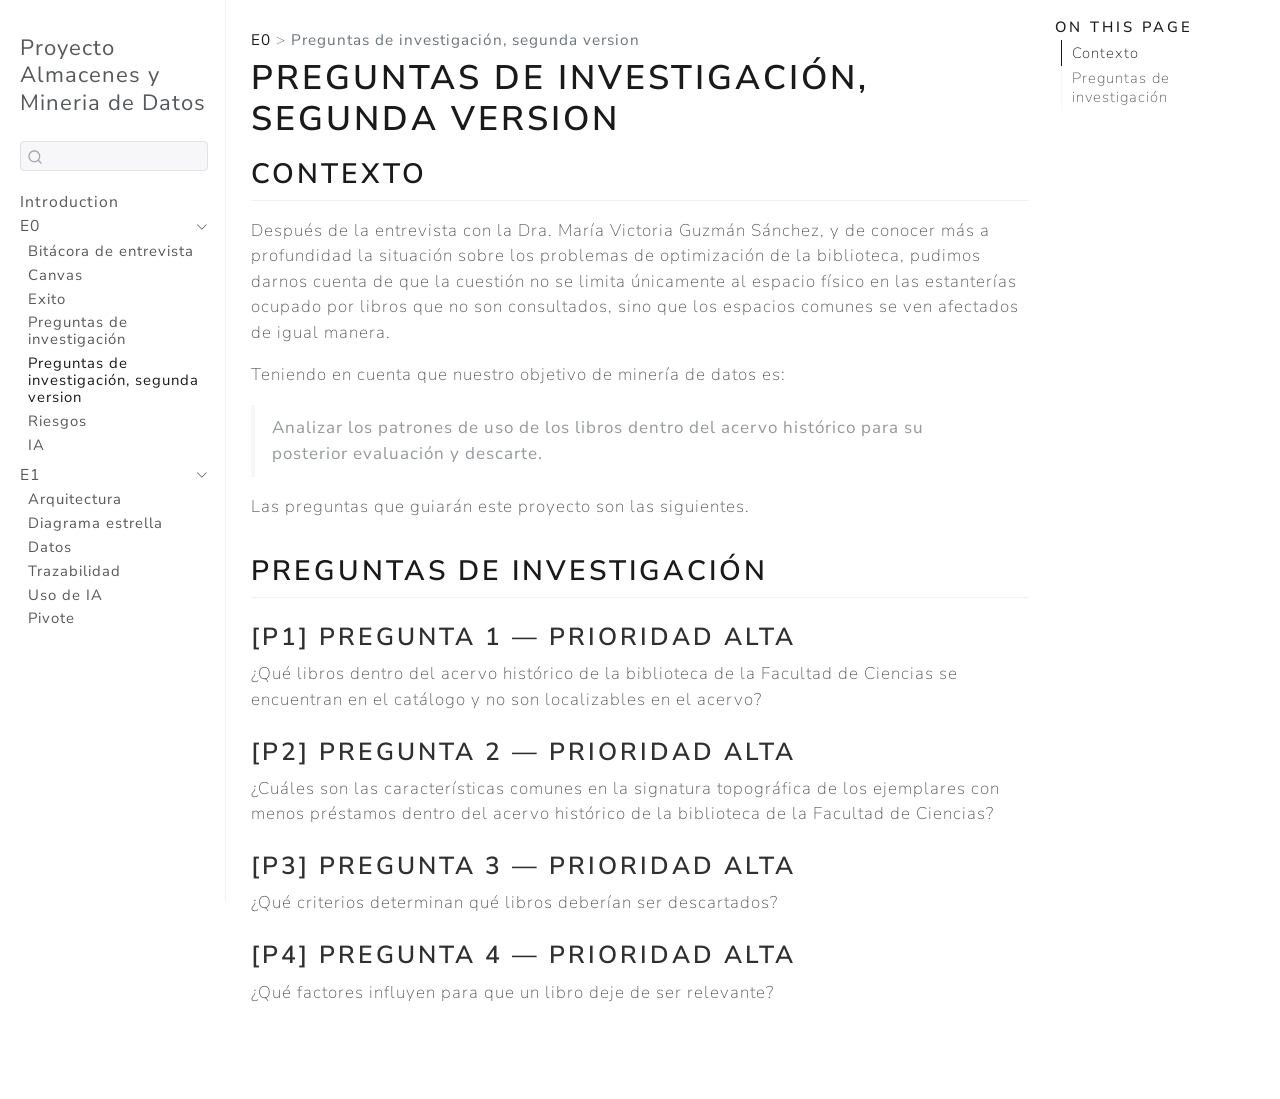
<file: entregas/E0_comprension_negocio/preguntasv2.html>
<!DOCTYPE html>
<html xmlns="http://www.w3.org/1999/xhtml" lang="en" xml:lang="en"><head>

<meta charset="utf-8">
<meta name="generator" content="quarto-1.10.18">

<meta name="viewport" content="width=device-width, initial-scale=1.0, user-scalable=yes">


<title>Preguntas de investigación, segunda version – Proyecto Almacenes y Mineria de Datos</title>
<style>
/* Default styles provided by pandoc.
** See https://pandoc.org/MANUAL.html#variables-for-html for config info.
*/
span.smallcaps{font-variant: small-caps;}
div.columns{display: flex; gap: 1.5em;}
div.column{flex: auto;}
@media screen {
div.columns{gap: min(4vw, 1.5em);}
div.column{overflow-x: auto;}
}
div.hanging-indent{margin-left: 1.5em; text-indent: -1.5em;}
ul.task-list{list-style: none;}
ul.task-list li input[type="checkbox"] {
  width: 0.8em;
  margin: 0 0.8em 0.2em -1em; /* quarto-specific, see https://github.com/quarto-dev/quarto-cli/issues/4556 */ 
  vertical-align: middle;
}
</style>


<script src="../../site_libs/quarto-nav/quarto-nav.js"></script>
<script src="../../site_libs/quarto-nav/headroom.min.js"></script>
<script src="../../site_libs/clipboard/clipboard.min.js"></script>
<script src="../../site_libs/quarto-search/autocomplete.umd.js"></script>
<script src="../../site_libs/quarto-search/fuse.min.js"></script>
<script src="../../site_libs/quarto-search/quarto-search.js"></script>
<meta name="quarto:offset" content="../../">
<script src="../../site_libs/quarto-html/quarto.js" type="module"></script>
<script src="../../site_libs/quarto-html/tabsets/tabsets.js" type="module"></script>
<script src="../../site_libs/quarto-html/popper.min.js"></script>
<script src="../../site_libs/quarto-html/tippy.umd.min.js"></script>
<script src="../../site_libs/quarto-html/anchor.min.js"></script>
<link href="../../site_libs/quarto-html/tippy.css" rel="stylesheet">
<link href="../../site_libs/quarto-html/quarto-syntax-highlighting-64a204ab8560d761af7679ceaba22944.css" rel="stylesheet" id="quarto-text-highlighting-styles">
<script src="../../site_libs/bootstrap/bootstrap.min.js"></script>
<link href="../../site_libs/bootstrap/bootstrap-icons.css" rel="stylesheet">
<link href="../../site_libs/bootstrap/bootstrap-d248f73aeb05ac65ad0b5326cc8879c1.min.css" rel="stylesheet" append-hash="true" id="quarto-bootstrap" data-mode="light">
<script id="quarto-search-options" type="application/json">{
  "location": "sidebar",
  "copy-button": false,
  "collapse-after": 3,
  "panel-placement": "start",
  "type": "textbox",
  "limit": 50,
  "keyboard-shortcut": [
    "f",
    "/",
    "s"
  ],
  "show-item-context": false,
  "language": {
    "search-no-results-text": "No results",
    "search-matching-documents-text": "matching documents",
    "search-copy-link-title": "Copy link to search",
    "search-hide-matches-text": "Hide additional matches",
    "search-more-match-text": "more match in this document",
    "search-more-matches-text": "more matches in this document",
    "search-clear-button-title": "Clear",
    "search-text-placeholder": "",
    "search-detached-cancel-button-title": "Cancel",
    "search-submit-button-title": "Submit",
    "search-label": "Search"
  }
}</script>


<link rel="stylesheet" href="../../styles.css">
</head>

<body class="nav-sidebar docked quarto-light">

<div id="quarto-search-results"></div>
  <header id="quarto-header" class="headroom fixed-top">
  <nav class="quarto-secondary-nav">
    <div class="container-fluid d-flex">
      <button type="button" class="quarto-btn-toggle btn" data-bs-toggle="collapse" role="button" data-bs-target=".quarto-sidebar-collapse-item" aria-controls="quarto-sidebar" aria-expanded="false" aria-label="Toggle sidebar navigation" onclick="if (window.quartoToggleHeadroom) { window.quartoToggleHeadroom(); }">
        <i class="bi bi-layout-text-sidebar-reverse"></i>
      </button>
        <nav class="quarto-page-breadcrumbs" aria-label="breadcrumb"><ol class="breadcrumb"><li class="breadcrumb-item"><a href="../../entregas/E0_comprension_negocio/bitacora.html">E0</a></li><li class="breadcrumb-item"><a href="../../entregas/E0_comprension_negocio/preguntasv2.html">Preguntas de investigación, segunda version</a></li></ol></nav>
        <a class="flex-grow-1" role="navigation" data-bs-toggle="collapse" data-bs-target=".quarto-sidebar-collapse-item" aria-controls="quarto-sidebar" aria-expanded="false" aria-label="Toggle sidebar navigation" onclick="if (window.quartoToggleHeadroom) { window.quartoToggleHeadroom(); }">      
        </a>
      <button type="button" class="btn quarto-search-button" aria-label="Search" onclick="window.quartoOpenSearch();">
        <i class="bi bi-search"></i>
      </button>
    </div>
  </nav>
</header>
<!-- content -->
<div id="quarto-content" class="quarto-container page-columns page-rows-contents page-layout-article">
<!-- sidebar -->
  <nav id="quarto-sidebar" class="sidebar collapse collapse-horizontal quarto-sidebar-collapse-item sidebar-navigation docked overflow-auto">
    <div class="pt-lg-2 mt-2 text-left sidebar-header">
    <div class="sidebar-title mb-0 py-0">
      <a href="../../">Proyecto Almacenes y Mineria de Datos</a> 
    </div>
      </div>
        <div class="mt-2 flex-shrink-0 align-items-center">
        <div class="sidebar-search">
        <div id="quarto-search" class="" title="Search"></div>
        </div>
        </div>
    <div class="sidebar-menu-container"> 
    <ul class="list-unstyled mt-1">
        <li class="sidebar-item">
  <div class="sidebar-item-container"> 
  <a href="../../index.html" class="sidebar-item-text sidebar-link">
 <span class="menu-text">Introduction</span></a>
  </div>
</li>
        <li class="sidebar-item sidebar-item-section">
      <div class="sidebar-item-container"> 
            <a href="../../entregas/E0_comprension_negocio/bitacora.html" class="sidebar-item-text sidebar-link">
 <span class="menu-text">E0</span></a>
          <a class="sidebar-item-toggle text-start" data-bs-toggle="collapse" data-bs-target="#quarto-sidebar-section-1" role="navigation" aria-expanded="true" aria-label="Toggle section">
            <i class="bi bi-chevron-right ms-2"></i>
          </a> 
      </div>
      <ul id="quarto-sidebar-section-1" class="collapse list-unstyled sidebar-section depth1 show">  
          <li class="sidebar-item">
  <div class="sidebar-item-container"> 
  <a href="../../entregas/E0_comprension_negocio/bitacora.html" class="sidebar-item-text sidebar-link">
 <span class="menu-text">Bitácora de entrevista</span></a>
  </div>
</li>
          <li class="sidebar-item">
  <div class="sidebar-item-container"> 
  <a href="../../entregas/E0_comprension_negocio/canvas.html" class="sidebar-item-text sidebar-link">
 <span class="menu-text">Canvas</span></a>
  </div>
</li>
          <li class="sidebar-item">
  <div class="sidebar-item-container"> 
  <a href="../../entregas/E0_comprension_negocio/criterio_exito.html" class="sidebar-item-text sidebar-link">
 <span class="menu-text">Exito</span></a>
  </div>
</li>
          <li class="sidebar-item">
  <div class="sidebar-item-container"> 
  <a href="../../entregas/E0_comprension_negocio/preguntas.html" class="sidebar-item-text sidebar-link">
 <span class="menu-text">Preguntas de investigación</span></a>
  </div>
</li>
          <li class="sidebar-item">
  <div class="sidebar-item-container"> 
  <a href="../../entregas/E0_comprension_negocio/preguntasv2.html" class="sidebar-item-text sidebar-link active">
 <span class="menu-text">Preguntas de investigación, segunda version</span></a>
  </div>
</li>
          <li class="sidebar-item">
  <div class="sidebar-item-container"> 
  <a href="../../entregas/E0_comprension_negocio/riesgos_supuestos.html" class="sidebar-item-text sidebar-link">
 <span class="menu-text">Riesgos</span></a>
  </div>
</li>
          <li class="sidebar-item">
  <div class="sidebar-item-container"> 
  <a href="../../entregas/E0_comprension_negocio/uso_ia.html" class="sidebar-item-text sidebar-link">
 <span class="menu-text">IA</span></a>
  </div>
</li>
      </ul>
  </li>
        <li class="sidebar-item sidebar-item-section">
      <div class="sidebar-item-container"> 
            <a href="../../entregas/E1_arquitectura_dw/arquitectura.html" class="sidebar-item-text sidebar-link">
 <span class="menu-text">E1</span></a>
          <a class="sidebar-item-toggle text-start" data-bs-toggle="collapse" data-bs-target="#quarto-sidebar-section-2" role="navigation" aria-expanded="true" aria-label="Toggle section">
            <i class="bi bi-chevron-right ms-2"></i>
          </a> 
      </div>
      <ul id="quarto-sidebar-section-2" class="collapse list-unstyled sidebar-section depth1 show">  
          <li class="sidebar-item">
  <div class="sidebar-item-container"> 
  <a href="../../entregas/E1_arquitectura_dw/arquitectura.html" class="sidebar-item-text sidebar-link">
 <span class="menu-text">Arquitectura</span></a>
  </div>
</li>
          <li class="sidebar-item">
  <div class="sidebar-item-container"> 
  <a href="../../entregas/E1_arquitectura_dw/estrella.html" class="sidebar-item-text sidebar-link">
 <span class="menu-text">Diagrama estrella</span></a>
  </div>
</li>
          <li class="sidebar-item">
  <div class="sidebar-item-container"> 
  <a href="../../entregas/E1_arquitectura_dw/fuentes.html" class="sidebar-item-text sidebar-link">
 <span class="menu-text">Datos</span></a>
  </div>
</li>
          <li class="sidebar-item">
  <div class="sidebar-item-container"> 
  <a href="../../entregas/E1_arquitectura_dw/trazabilidad.html" class="sidebar-item-text sidebar-link">
 <span class="menu-text">Trazabilidad</span></a>
  </div>
</li>
          <li class="sidebar-item">
  <div class="sidebar-item-container"> 
  <a href="../../entregas/E1_arquitectura_dw/uso_ia.html" class="sidebar-item-text sidebar-link">
 <span class="menu-text">Uso de IA</span></a>
  </div>
</li>
          <li class="sidebar-item">
  <div class="sidebar-item-container"> 
  <a href="../../entregas/E1_arquitectura_dw/pivote.html" class="sidebar-item-text sidebar-link">
 <span class="menu-text">Pivote</span></a>
  </div>
</li>
      </ul>
  </li>
    </ul>
    </div>
</nav>
<div id="quarto-sidebar-glass" class="quarto-sidebar-collapse-item" data-bs-toggle="collapse" data-bs-target=".quarto-sidebar-collapse-item"></div>
<!-- margin-sidebar -->
    <div id="quarto-margin-sidebar" class="sidebar margin-sidebar">
        <nav id="TOC" role="doc-toc" class="toc-active">
    <h2 id="toc-title">On this page</h2>
   
  <ul>
  <li><a href="#contexto" id="toc-contexto" class="nav-link active" data-scroll-target="#contexto">Contexto</a></li>
  <li><a href="#preguntas-de-investigación" id="toc-preguntas-de-investigación" class="nav-link" data-scroll-target="#preguntas-de-investigación">Preguntas de investigación</a>
  <ul class="collapse">
  <li><a href="#p1-pregunta-1-prioridad-alta" id="toc-p1-pregunta-1-prioridad-alta" class="nav-link" data-scroll-target="#p1-pregunta-1-prioridad-alta">[P1] Pregunta 1 — Prioridad alta</a></li>
  <li><a href="#p2-pregunta-2-prioridad-alta" id="toc-p2-pregunta-2-prioridad-alta" class="nav-link" data-scroll-target="#p2-pregunta-2-prioridad-alta">[P2] Pregunta 2 — Prioridad alta</a></li>
  <li><a href="#p3-pregunta-3-prioridad-alta" id="toc-p3-pregunta-3-prioridad-alta" class="nav-link" data-scroll-target="#p3-pregunta-3-prioridad-alta">[P3] Pregunta 3 — Prioridad alta</a></li>
  <li><a href="#p4-pregunta-4-prioridad-alta" id="toc-p4-pregunta-4-prioridad-alta" class="nav-link" data-scroll-target="#p4-pregunta-4-prioridad-alta">[P4] Pregunta 4 — Prioridad alta</a></li>
  </ul></li>
  </ul>
</nav>
    </div>
<!-- main -->
<main class="content" id="quarto-document-content">

<header id="title-block-header" class="quarto-title-block default"><nav class="quarto-page-breadcrumbs quarto-title-breadcrumbs d-none d-lg-block" aria-label="breadcrumb"><ol class="breadcrumb"><li class="breadcrumb-item"><a href="../../entregas/E0_comprension_negocio/bitacora.html">E0</a></li><li class="breadcrumb-item"><a href="../../entregas/E0_comprension_negocio/preguntasv2.html">Preguntas de investigación, segunda version</a></li></ol></nav>
<div class="quarto-title">
<h1 class="title">Preguntas de investigación, segunda version</h1>
</div>



<div class="quarto-title-meta">

    
  
    
  </div>
  


</header>


<section id="contexto" class="level2">
<h2 class="anchored" data-anchor-id="contexto">Contexto</h2>
<p>Después de la entrevista con la Dra. María Victoria Guzmán Sánchez, y de conocer más a profundidad la situación sobre los problemas de optimización de la biblioteca, pudimos darnos cuenta de que la cuestión no se limita únicamente al espacio físico en las estanterías ocupado por libros que no son consultados, sino que los espacios comunes se ven afectados de igual manera.</p>
<p>Teniendo en cuenta que nuestro objetivo de minería de datos es:</p>
<blockquote class="blockquote">
<p><strong>Analizar los patrones de uso de los libros dentro del acervo histórico para su posterior evaluación y descarte.</strong></p>
</blockquote>
<p>Las preguntas que guiarán este proyecto son las siguientes.</p>
</section>
<section id="preguntas-de-investigación" class="level2">
<h2 class="anchored" data-anchor-id="preguntas-de-investigación">Preguntas de investigación</h2>
<section id="p1-pregunta-1-prioridad-alta" class="level3">
<h3 class="anchored" data-anchor-id="p1-pregunta-1-prioridad-alta">[P1] Pregunta 1 — Prioridad alta</h3>
<p>¿Qué libros dentro del acervo histórico de la biblioteca de la Facultad de Ciencias se encuentran en el catálogo y no son localizables en el acervo?</p>
</section>
<section id="p2-pregunta-2-prioridad-alta" class="level3">
<h3 class="anchored" data-anchor-id="p2-pregunta-2-prioridad-alta">[P2] Pregunta 2 — Prioridad alta</h3>
<p>¿Cuáles son las características comunes en la signatura topográfica de los ejemplares con menos préstamos dentro del acervo histórico de la biblioteca de la Facultad de Ciencias?</p>
</section>
<section id="p3-pregunta-3-prioridad-alta" class="level3">
<h3 class="anchored" data-anchor-id="p3-pregunta-3-prioridad-alta">[P3] Pregunta 3 — Prioridad alta</h3>
<p>¿Qué criterios determinan qué libros deberían ser descartados?</p>
</section>
<section id="p4-pregunta-4-prioridad-alta" class="level3">
<h3 class="anchored" data-anchor-id="p4-pregunta-4-prioridad-alta">[P4] Pregunta 4 — Prioridad alta</h3>
<p>¿Qué factores influyen para que un libro deje de ser relevante?</p>


</section>
</section>

</main> <!-- /main -->
<script id="quarto-html-after-body" type="application/javascript">
  window.document.addEventListener("DOMContentLoaded", function (event) {
    const icon = "";
    const anchorJS = new window.AnchorJS();
    anchorJS.options = {
      placement: 'right',
      icon: icon
    };
    anchorJS.add('.anchored');
    const isCodeAnnotation = (el) => {
      for (const clz of el.classList) {
        if (clz.startsWith('code-annotation-')) {                     
          return true;
        }
      }
      return false;
    }
    const onCopySuccess = function(e) {
      // button target
      const button = e.trigger;
      // don't keep focus
      button.blur();
      // flash "checked"
      button.classList.add('code-copy-button-checked');
      var currentTitle = button.getAttribute("title");
      button.setAttribute("title", "Copied!");
      let tooltip;
      if (window.bootstrap) {
        button.setAttribute("data-bs-toggle", "tooltip");
        button.setAttribute("data-bs-placement", "left");
        button.setAttribute("data-bs-title", "Copied!");
        tooltip = new bootstrap.Tooltip(button, 
          { trigger: "manual", 
            customClass: "code-copy-button-tooltip",
            offset: [0, -8]});
        tooltip.show();    
      }
      setTimeout(function() {
        if (tooltip) {
          tooltip.hide();
          button.removeAttribute("data-bs-title");
          button.removeAttribute("data-bs-toggle");
          button.removeAttribute("data-bs-placement");
        }
        button.setAttribute("title", currentTitle);
        button.classList.remove('code-copy-button-checked');
      }, 1000);
      // clear code selection
      e.clearSelection();
    }
    const getTextToCopy = function(trigger) {
      const outerScaffold = trigger.parentElement.cloneNode(true);
      const codeEl = outerScaffold.querySelector('code');
      for (const childEl of codeEl.children) {
        if (isCodeAnnotation(childEl)) {
          childEl.remove();
        }
      }
      return codeEl.innerText;
    }
    const clipboard = new window.ClipboardJS('.code-copy-button:not([data-in-quarto-modal])', {
      text: getTextToCopy
    });
    clipboard.on('success', onCopySuccess);
    if (window.document.getElementById('quarto-embedded-source-code-modal')) {
      const clipboardModal = new window.ClipboardJS('.code-copy-button[data-in-quarto-modal]', {
        text: getTextToCopy,
        container: window.document.getElementById('quarto-embedded-source-code-modal')
      });
      clipboardModal.on('success', onCopySuccess);
    }
      var localhostRegex = new RegExp(/^(?:http|https):\/\/localhost\:?[0-9]*\//);
      var mailtoRegex = new RegExp(/^mailto:/);
        var filterRegex = new RegExp("https:\/\/EmilianoLuna09099\.github\.io\/ProyectoAyMD\/");
      var isInternal = (href) => {
          return filterRegex.test(href) || localhostRegex.test(href) || mailtoRegex.test(href);
      }
      // Inspect non-navigation links and adorn them if external
     var links = window.document.querySelectorAll('a[href]:not(.nav-link):not(.navbar-brand):not(.toc-action):not(.sidebar-link):not(.sidebar-item-toggle):not(.pagination-link):not(.no-external):not([aria-hidden]):not(.dropdown-item):not(.quarto-navigation-tool):not(.about-link)');
      for (var i=0; i<links.length; i++) {
        const link = links[i];
        if (!isInternal(link.href)) {
          // undo the damage that might have been done by quarto-nav.js in the case of
          // links that we want to consider external
          if (link.dataset.originalHref !== undefined) {
            link.href = link.dataset.originalHref;
          }
        }
      }
    function tippyHover(el, contentFn, onTriggerFn, onUntriggerFn) {
      const config = {
        allowHTML: true,
        maxWidth: 500,
        delay: 100,
        arrow: false,
        appendTo: function(el) {
            return el.parentElement;
        },
        interactive: true,
        interactiveBorder: 10,
        theme: 'quarto',
        placement: 'bottom-start',
      };
      if (contentFn) {
        config.content = contentFn;
      }
      if (onTriggerFn) {
        config.onTrigger = onTriggerFn;
      }
      if (onUntriggerFn) {
        config.onUntrigger = onUntriggerFn;
      }
      window.tippy(el, config); 
    }
    const noterefs = window.document.querySelectorAll('a[role="doc-noteref"]');
    for (var i=0; i<noterefs.length; i++) {
      const ref = noterefs[i];
      tippyHover(ref, function() {
        // use id or data attribute instead here
        let href = ref.getAttribute('data-footnote-href') || ref.getAttribute('href');
        try { href = new URL(href).hash; } catch {}
        const id = href.replace(/^#\/?/, "");
        const note = window.document.getElementById(id);
        if (note) {
          return note.innerHTML;
        } else {
          return "";
        }
      });
    }
    const xrefs = window.document.querySelectorAll('a.quarto-xref');
    const processXRef = (id, note) => {
      // Strip column container classes
      const stripColumnClz = (el) => {
        el.classList.remove("page-full", "page-columns");
        if (el.children) {
          for (const child of el.children) {
            stripColumnClz(child);
          }
        }
      }
      stripColumnClz(note)
      if (id === null || id.startsWith('sec-')) {
        // Special case sections, only their first couple elements
        const container = document.createElement("div");
        if (note.children && note.children.length > 2) {
          container.appendChild(note.children[0].cloneNode(true));
          for (let i = 1; i < note.children.length; i++) {
            const child = note.children[i];
            if (child.tagName === "P" && child.innerText === "") {
              continue;
            } else {
              container.appendChild(child.cloneNode(true));
              break;
            }
          }
          if (window.Quarto?.typesetMath) {
            window.Quarto.typesetMath(container);
          }
          return container.innerHTML
        } else {
          if (window.Quarto?.typesetMath) {
            window.Quarto.typesetMath(note);
          }
          return note.innerHTML;
        }
      } else {
        // Remove any anchor links if they are present
        const anchorLink = note.querySelector('a.anchorjs-link');
        if (anchorLink) {
          anchorLink.remove();
        }
        if (window.Quarto?.typesetMath) {
          window.Quarto.typesetMath(note);
        }
        if (note.classList.contains("callout")) {
          return note.outerHTML;
        } else {
          return note.innerHTML;
        }
      }
    }
    for (var i=0; i<xrefs.length; i++) {
      const xref = xrefs[i];
      tippyHover(xref, undefined, function(instance) {
        instance.disable();
        let url = xref.getAttribute('href');
        let hash = undefined; 
        if (url.startsWith('#')) {
          hash = url;
        } else {
          try { hash = new URL(url).hash; } catch {}
        }
        if (hash) {
          const id = hash.replace(/^#\/?/, "");
          const note = window.document.getElementById(id);
          if (note !== null) {
            try {
              const html = processXRef(id, note.cloneNode(true));
              instance.setContent(html);
            } finally {
              instance.enable();
              instance.show();
            }
          } else {
            // See if we can fetch this
            fetch(url.split('#')[0])
            .then(res => res.text())
            .then(html => {
              const parser = new DOMParser();
              const htmlDoc = parser.parseFromString(html, "text/html");
              const note = htmlDoc.getElementById(id);
              if (note !== null) {
                const html = processXRef(id, note);
                instance.setContent(html);
              } 
            }).finally(() => {
              instance.enable();
              instance.show();
            });
          }
        } else {
          // See if we can fetch a full url (with no hash to target)
          // This is a special case and we should probably do some content thinning / targeting
          fetch(url)
          .then(res => res.text())
          .then(html => {
            const parser = new DOMParser();
            const htmlDoc = parser.parseFromString(html, "text/html");
            const note = htmlDoc.querySelector('main.content');
            if (note !== null) {
              // This should only happen for chapter cross references
              // (since there is no id in the URL)
              // remove the first header
              if (note.children.length > 0 && note.children[0].tagName === "HEADER") {
                note.children[0].remove();
              }
              const html = processXRef(null, note);
              instance.setContent(html);
            } 
          }).finally(() => {
            instance.enable();
            instance.show();
          });
        }
      }, function(instance) {
      });
    }
        let selectedAnnoteEl;
        const selectorForAnnotation = ( cell, annotation) => {
          let cellAttr = 'data-code-cell="' + cell + '"';
          let lineAttr = 'data-code-annotation="' +  annotation + '"';
          const selector = 'span[' + cellAttr + '][' + lineAttr + ']';
          return selector;
        }
        const selectCodeLines = (annoteEl) => {
          const doc = window.document;
          const targetCell = annoteEl.getAttribute("data-target-cell");
          const targetAnnotation = annoteEl.getAttribute("data-target-annotation");
          const annoteSpan = window.document.querySelector(selectorForAnnotation(targetCell, targetAnnotation));
          const lines = annoteSpan.getAttribute("data-code-lines").split(",");
          const lineIds = lines.map((line) => {
            return targetCell + "-" + line;
          })
          let top = null;
          let height = null;
          let parent = null;
          if (lineIds.length > 0) {
              //compute the position of the single el (top and bottom and make a div)
              const el = window.document.getElementById(lineIds[0]);
              top = el.offsetTop;
              height = el.offsetHeight;
              parent = el.parentElement.parentElement;
            if (lineIds.length > 1) {
              const lastEl = window.document.getElementById(lineIds[lineIds.length - 1]);
              const bottom = lastEl.offsetTop + lastEl.offsetHeight;
              height = bottom - top;
            }
            if (top !== null && height !== null && parent !== null) {
              // cook up a div (if necessary) and position it 
              let div = window.document.getElementById("code-annotation-line-highlight");
              if (div === null) {
                div = window.document.createElement("div");
                div.setAttribute("id", "code-annotation-line-highlight");
                div.style.position = 'absolute';
                parent.appendChild(div);
              }
              div.style.top = top - 2 + "px";
              div.style.height = height + 4 + "px";
              div.style.left = 0;
              let gutterDiv = window.document.getElementById("code-annotation-line-highlight-gutter");
              if (gutterDiv === null) {
                gutterDiv = window.document.createElement("div");
                gutterDiv.setAttribute("id", "code-annotation-line-highlight-gutter");
                gutterDiv.style.position = 'absolute';
                const codeCell = window.document.getElementById(targetCell);
                const gutter = codeCell.querySelector('.code-annotation-gutter');
                gutter.appendChild(gutterDiv);
              }
              gutterDiv.style.top = top - 2 + "px";
              gutterDiv.style.height = height + 4 + "px";
            }
            selectedAnnoteEl = annoteEl;
          }
        };
        const unselectCodeLines = () => {
          const elementsIds = ["code-annotation-line-highlight", "code-annotation-line-highlight-gutter"];
          elementsIds.forEach((elId) => {
            const div = window.document.getElementById(elId);
            if (div) {
              div.remove();
            }
          });
          selectedAnnoteEl = undefined;
        };
          // Handle positioning of the toggle
      window.addEventListener(
        "resize",
        throttle(() => {
          elRect = undefined;
          if (selectedAnnoteEl) {
            selectCodeLines(selectedAnnoteEl);
          }
        }, 10)
      );
      function throttle(fn, ms) {
      let throttle = false;
      let timer;
        return (...args) => {
          if(!throttle) { // first call gets through
              fn.apply(this, args);
              throttle = true;
          } else { // all the others get throttled
              if(timer) clearTimeout(timer); // cancel #2
              timer = setTimeout(() => {
                fn.apply(this, args);
                timer = throttle = false;
              }, ms);
          }
        };
      }
        // Attach click handler to the DT
        const annoteDls = window.document.querySelectorAll('dt[data-target-cell]');
        for (const annoteDlNode of annoteDls) {
          annoteDlNode.addEventListener('click', (event) => {
            const clickedEl = event.target;
            if (clickedEl !== selectedAnnoteEl) {
              unselectCodeLines();
              const activeEl = window.document.querySelector('dt[data-target-cell].code-annotation-active');
              if (activeEl) {
                activeEl.classList.remove('code-annotation-active');
              }
              selectCodeLines(clickedEl);
              clickedEl.classList.add('code-annotation-active');
            } else {
              // Unselect the line
              unselectCodeLines();
              clickedEl.classList.remove('code-annotation-active');
            }
          });
        }
    const findCites = (el) => {
      const parentEl = el.parentElement;
      if (parentEl) {
        const cites = parentEl.dataset.cites;
        if (cites) {
          return {
            el,
            cites: cites.split(' ')
          };
        } else {
          return findCites(el.parentElement)
        }
      } else {
        return undefined;
      }
    };
    var bibliorefs = window.document.querySelectorAll('a[role="doc-biblioref"]');
    for (var i=0; i<bibliorefs.length; i++) {
      const ref = bibliorefs[i];
      const citeInfo = findCites(ref);
      if (citeInfo) {
        tippyHover(citeInfo.el, function() {
          var popup = window.document.createElement('div');
          citeInfo.cites.forEach(function(cite) {
            var citeDiv = window.document.createElement('div');
            citeDiv.classList.add('hanging-indent');
            citeDiv.classList.add('csl-entry');
            var biblioDiv = window.document.getElementById('ref-' + cite);
            if (biblioDiv) {
              citeDiv.innerHTML = biblioDiv.innerHTML;
            }
            popup.appendChild(citeDiv);
          });
          return popup.innerHTML;
        });
      }
    }
  });
  </script>
</div> <!-- /content -->




</body></html>
</file>
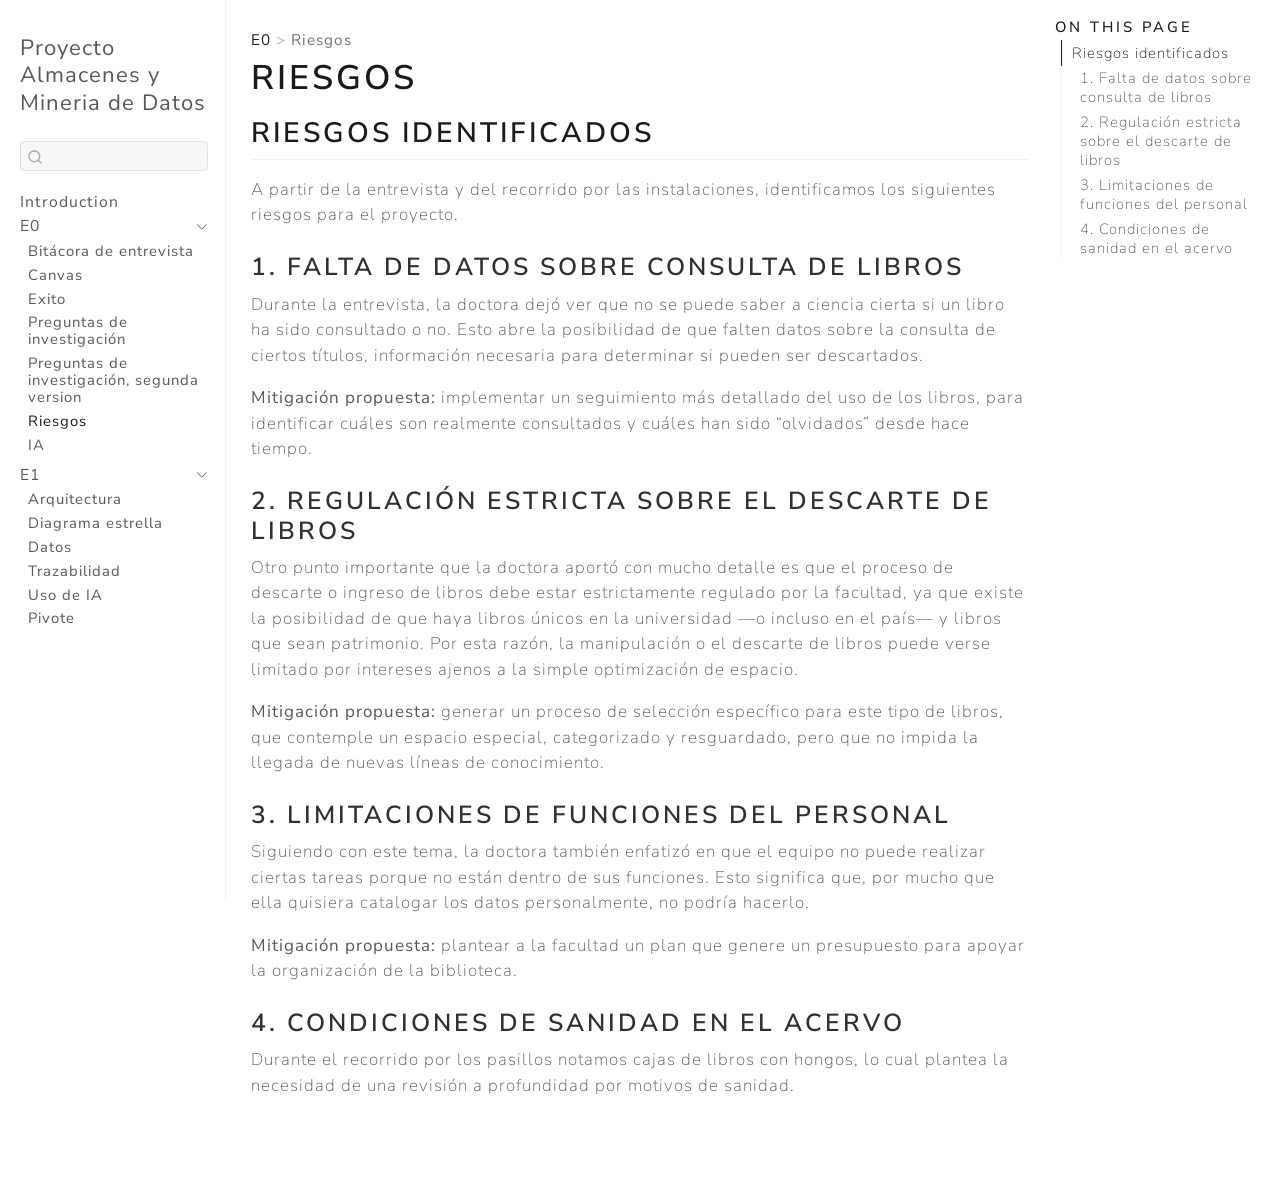
<file: entregas/E0_comprension_negocio/riesgos_supuestos.html>
<!DOCTYPE html>
<html xmlns="http://www.w3.org/1999/xhtml" lang="en" xml:lang="en"><head>

<meta charset="utf-8">
<meta name="generator" content="quarto-1.10.18">

<meta name="viewport" content="width=device-width, initial-scale=1.0, user-scalable=yes">


<title>Riesgos – Proyecto Almacenes y Mineria de Datos</title>
<style>
/* Default styles provided by pandoc.
** See https://pandoc.org/MANUAL.html#variables-for-html for config info.
*/
span.smallcaps{font-variant: small-caps;}
div.columns{display: flex; gap: 1.5em;}
div.column{flex: auto;}
@media screen {
div.columns{gap: min(4vw, 1.5em);}
div.column{overflow-x: auto;}
}
div.hanging-indent{margin-left: 1.5em; text-indent: -1.5em;}
ul.task-list{list-style: none;}
ul.task-list li input[type="checkbox"] {
  width: 0.8em;
  margin: 0 0.8em 0.2em -1em; /* quarto-specific, see https://github.com/quarto-dev/quarto-cli/issues/4556 */ 
  vertical-align: middle;
}
</style>


<script src="../../site_libs/quarto-nav/quarto-nav.js"></script>
<script src="../../site_libs/quarto-nav/headroom.min.js"></script>
<script src="../../site_libs/clipboard/clipboard.min.js"></script>
<script src="../../site_libs/quarto-search/autocomplete.umd.js"></script>
<script src="../../site_libs/quarto-search/fuse.min.js"></script>
<script src="../../site_libs/quarto-search/quarto-search.js"></script>
<meta name="quarto:offset" content="../../">
<script src="../../site_libs/quarto-html/quarto.js" type="module"></script>
<script src="../../site_libs/quarto-html/tabsets/tabsets.js" type="module"></script>
<script src="../../site_libs/quarto-html/popper.min.js"></script>
<script src="../../site_libs/quarto-html/tippy.umd.min.js"></script>
<script src="../../site_libs/quarto-html/anchor.min.js"></script>
<link href="../../site_libs/quarto-html/tippy.css" rel="stylesheet">
<link href="../../site_libs/quarto-html/quarto-syntax-highlighting-64a204ab8560d761af7679ceaba22944.css" rel="stylesheet" id="quarto-text-highlighting-styles">
<script src="../../site_libs/bootstrap/bootstrap.min.js"></script>
<link href="../../site_libs/bootstrap/bootstrap-icons.css" rel="stylesheet">
<link href="../../site_libs/bootstrap/bootstrap-d248f73aeb05ac65ad0b5326cc8879c1.min.css" rel="stylesheet" append-hash="true" id="quarto-bootstrap" data-mode="light">
<script id="quarto-search-options" type="application/json">{
  "location": "sidebar",
  "copy-button": false,
  "collapse-after": 3,
  "panel-placement": "start",
  "type": "textbox",
  "limit": 50,
  "keyboard-shortcut": [
    "f",
    "/",
    "s"
  ],
  "show-item-context": false,
  "language": {
    "search-no-results-text": "No results",
    "search-matching-documents-text": "matching documents",
    "search-copy-link-title": "Copy link to search",
    "search-hide-matches-text": "Hide additional matches",
    "search-more-match-text": "more match in this document",
    "search-more-matches-text": "more matches in this document",
    "search-clear-button-title": "Clear",
    "search-text-placeholder": "",
    "search-detached-cancel-button-title": "Cancel",
    "search-submit-button-title": "Submit",
    "search-label": "Search"
  }
}</script>


<link rel="stylesheet" href="../../styles.css">
</head>

<body class="nav-sidebar docked quarto-light">

<div id="quarto-search-results"></div>
  <header id="quarto-header" class="headroom fixed-top">
  <nav class="quarto-secondary-nav">
    <div class="container-fluid d-flex">
      <button type="button" class="quarto-btn-toggle btn" data-bs-toggle="collapse" role="button" data-bs-target=".quarto-sidebar-collapse-item" aria-controls="quarto-sidebar" aria-expanded="false" aria-label="Toggle sidebar navigation" onclick="if (window.quartoToggleHeadroom) { window.quartoToggleHeadroom(); }">
        <i class="bi bi-layout-text-sidebar-reverse"></i>
      </button>
        <nav class="quarto-page-breadcrumbs" aria-label="breadcrumb"><ol class="breadcrumb"><li class="breadcrumb-item"><a href="../../entregas/E0_comprension_negocio/bitacora.html">E0</a></li><li class="breadcrumb-item"><a href="../../entregas/E0_comprension_negocio/riesgos_supuestos.html">Riesgos</a></li></ol></nav>
        <a class="flex-grow-1" role="navigation" data-bs-toggle="collapse" data-bs-target=".quarto-sidebar-collapse-item" aria-controls="quarto-sidebar" aria-expanded="false" aria-label="Toggle sidebar navigation" onclick="if (window.quartoToggleHeadroom) { window.quartoToggleHeadroom(); }">      
        </a>
      <button type="button" class="btn quarto-search-button" aria-label="Search" onclick="window.quartoOpenSearch();">
        <i class="bi bi-search"></i>
      </button>
    </div>
  </nav>
</header>
<!-- content -->
<div id="quarto-content" class="quarto-container page-columns page-rows-contents page-layout-article">
<!-- sidebar -->
  <nav id="quarto-sidebar" class="sidebar collapse collapse-horizontal quarto-sidebar-collapse-item sidebar-navigation docked overflow-auto">
    <div class="pt-lg-2 mt-2 text-left sidebar-header">
    <div class="sidebar-title mb-0 py-0">
      <a href="../../">Proyecto Almacenes y Mineria de Datos</a> 
    </div>
      </div>
        <div class="mt-2 flex-shrink-0 align-items-center">
        <div class="sidebar-search">
        <div id="quarto-search" class="" title="Search"></div>
        </div>
        </div>
    <div class="sidebar-menu-container"> 
    <ul class="list-unstyled mt-1">
        <li class="sidebar-item">
  <div class="sidebar-item-container"> 
  <a href="../../index.html" class="sidebar-item-text sidebar-link">
 <span class="menu-text">Introduction</span></a>
  </div>
</li>
        <li class="sidebar-item sidebar-item-section">
      <div class="sidebar-item-container"> 
            <a href="../../entregas/E0_comprension_negocio/bitacora.html" class="sidebar-item-text sidebar-link">
 <span class="menu-text">E0</span></a>
          <a class="sidebar-item-toggle text-start" data-bs-toggle="collapse" data-bs-target="#quarto-sidebar-section-1" role="navigation" aria-expanded="true" aria-label="Toggle section">
            <i class="bi bi-chevron-right ms-2"></i>
          </a> 
      </div>
      <ul id="quarto-sidebar-section-1" class="collapse list-unstyled sidebar-section depth1 show">  
          <li class="sidebar-item">
  <div class="sidebar-item-container"> 
  <a href="../../entregas/E0_comprension_negocio/bitacora.html" class="sidebar-item-text sidebar-link">
 <span class="menu-text">Bitácora de entrevista</span></a>
  </div>
</li>
          <li class="sidebar-item">
  <div class="sidebar-item-container"> 
  <a href="../../entregas/E0_comprension_negocio/canvas.html" class="sidebar-item-text sidebar-link">
 <span class="menu-text">Canvas</span></a>
  </div>
</li>
          <li class="sidebar-item">
  <div class="sidebar-item-container"> 
  <a href="../../entregas/E0_comprension_negocio/criterio_exito.html" class="sidebar-item-text sidebar-link">
 <span class="menu-text">Exito</span></a>
  </div>
</li>
          <li class="sidebar-item">
  <div class="sidebar-item-container"> 
  <a href="../../entregas/E0_comprension_negocio/preguntas.html" class="sidebar-item-text sidebar-link">
 <span class="menu-text">Preguntas de investigación</span></a>
  </div>
</li>
          <li class="sidebar-item">
  <div class="sidebar-item-container"> 
  <a href="../../entregas/E0_comprension_negocio/preguntasv2.html" class="sidebar-item-text sidebar-link">
 <span class="menu-text">Preguntas de investigación, segunda version</span></a>
  </div>
</li>
          <li class="sidebar-item">
  <div class="sidebar-item-container"> 
  <a href="../../entregas/E0_comprension_negocio/riesgos_supuestos.html" class="sidebar-item-text sidebar-link active">
 <span class="menu-text">Riesgos</span></a>
  </div>
</li>
          <li class="sidebar-item">
  <div class="sidebar-item-container"> 
  <a href="../../entregas/E0_comprension_negocio/uso_ia.html" class="sidebar-item-text sidebar-link">
 <span class="menu-text">IA</span></a>
  </div>
</li>
      </ul>
  </li>
        <li class="sidebar-item sidebar-item-section">
      <div class="sidebar-item-container"> 
            <a href="../../entregas/E1_arquitectura_dw/arquitectura.html" class="sidebar-item-text sidebar-link">
 <span class="menu-text">E1</span></a>
          <a class="sidebar-item-toggle text-start" data-bs-toggle="collapse" data-bs-target="#quarto-sidebar-section-2" role="navigation" aria-expanded="true" aria-label="Toggle section">
            <i class="bi bi-chevron-right ms-2"></i>
          </a> 
      </div>
      <ul id="quarto-sidebar-section-2" class="collapse list-unstyled sidebar-section depth1 show">  
          <li class="sidebar-item">
  <div class="sidebar-item-container"> 
  <a href="../../entregas/E1_arquitectura_dw/arquitectura.html" class="sidebar-item-text sidebar-link">
 <span class="menu-text">Arquitectura</span></a>
  </div>
</li>
          <li class="sidebar-item">
  <div class="sidebar-item-container"> 
  <a href="../../entregas/E1_arquitectura_dw/estrella.html" class="sidebar-item-text sidebar-link">
 <span class="menu-text">Diagrama estrella</span></a>
  </div>
</li>
          <li class="sidebar-item">
  <div class="sidebar-item-container"> 
  <a href="../../entregas/E1_arquitectura_dw/fuentes.html" class="sidebar-item-text sidebar-link">
 <span class="menu-text">Datos</span></a>
  </div>
</li>
          <li class="sidebar-item">
  <div class="sidebar-item-container"> 
  <a href="../../entregas/E1_arquitectura_dw/trazabilidad.html" class="sidebar-item-text sidebar-link">
 <span class="menu-text">Trazabilidad</span></a>
  </div>
</li>
          <li class="sidebar-item">
  <div class="sidebar-item-container"> 
  <a href="../../entregas/E1_arquitectura_dw/uso_ia.html" class="sidebar-item-text sidebar-link">
 <span class="menu-text">Uso de IA</span></a>
  </div>
</li>
          <li class="sidebar-item">
  <div class="sidebar-item-container"> 
  <a href="../../entregas/E1_arquitectura_dw/pivote.html" class="sidebar-item-text sidebar-link">
 <span class="menu-text">Pivote</span></a>
  </div>
</li>
      </ul>
  </li>
    </ul>
    </div>
</nav>
<div id="quarto-sidebar-glass" class="quarto-sidebar-collapse-item" data-bs-toggle="collapse" data-bs-target=".quarto-sidebar-collapse-item"></div>
<!-- margin-sidebar -->
    <div id="quarto-margin-sidebar" class="sidebar margin-sidebar">
        <nav id="TOC" role="doc-toc" class="toc-active">
    <h2 id="toc-title">On this page</h2>
   
  <ul>
  <li><a href="#riesgos-identificados" id="toc-riesgos-identificados" class="nav-link active" data-scroll-target="#riesgos-identificados">Riesgos identificados</a>
  <ul class="collapse">
  <li><a href="#falta-de-datos-sobre-consulta-de-libros" id="toc-falta-de-datos-sobre-consulta-de-libros" class="nav-link" data-scroll-target="#falta-de-datos-sobre-consulta-de-libros">1. Falta de datos sobre consulta de libros</a></li>
  <li><a href="#regulación-estricta-sobre-el-descarte-de-libros" id="toc-regulación-estricta-sobre-el-descarte-de-libros" class="nav-link" data-scroll-target="#regulación-estricta-sobre-el-descarte-de-libros">2. Regulación estricta sobre el descarte de libros</a></li>
  <li><a href="#limitaciones-de-funciones-del-personal" id="toc-limitaciones-de-funciones-del-personal" class="nav-link" data-scroll-target="#limitaciones-de-funciones-del-personal">3. Limitaciones de funciones del personal</a></li>
  <li><a href="#condiciones-de-sanidad-en-el-acervo" id="toc-condiciones-de-sanidad-en-el-acervo" class="nav-link" data-scroll-target="#condiciones-de-sanidad-en-el-acervo">4. Condiciones de sanidad en el acervo</a></li>
  </ul></li>
  </ul>
</nav>
    </div>
<!-- main -->
<main class="content" id="quarto-document-content">

<header id="title-block-header" class="quarto-title-block default"><nav class="quarto-page-breadcrumbs quarto-title-breadcrumbs d-none d-lg-block" aria-label="breadcrumb"><ol class="breadcrumb"><li class="breadcrumb-item"><a href="../../entregas/E0_comprension_negocio/bitacora.html">E0</a></li><li class="breadcrumb-item"><a href="../../entregas/E0_comprension_negocio/riesgos_supuestos.html">Riesgos</a></li></ol></nav>
<div class="quarto-title">
<h1 class="title">Riesgos</h1>
</div>



<div class="quarto-title-meta">

    
  
    
  </div>
  


</header>


<section id="riesgos-identificados" class="level2">
<h2 class="anchored" data-anchor-id="riesgos-identificados">Riesgos identificados</h2>
<p>A partir de la entrevista y del recorrido por las instalaciones, identificamos los siguientes riesgos para el proyecto.</p>
<section id="falta-de-datos-sobre-consulta-de-libros" class="level3">
<h3 class="anchored" data-anchor-id="falta-de-datos-sobre-consulta-de-libros">1. Falta de datos sobre consulta de libros</h3>
<p>Durante la entrevista, la doctora dejó ver que no se puede saber a ciencia cierta si un libro ha sido consultado o no. Esto abre la posibilidad de que falten datos sobre la consulta de ciertos títulos, información necesaria para determinar si pueden ser descartados.</p>
<p><strong>Mitigación propuesta:</strong> implementar un seguimiento más detallado del uso de los libros, para identificar cuáles son realmente consultados y cuáles han sido “olvidados” desde hace tiempo.</p>
</section>
<section id="regulación-estricta-sobre-el-descarte-de-libros" class="level3">
<h3 class="anchored" data-anchor-id="regulación-estricta-sobre-el-descarte-de-libros">2. Regulación estricta sobre el descarte de libros</h3>
<p>Otro punto importante que la doctora aportó con mucho detalle es que el proceso de descarte o ingreso de libros debe estar estrictamente regulado por la facultad, ya que existe la posibilidad de que haya libros únicos en la universidad —o incluso en el país— y libros que sean patrimonio. Por esta razón, la manipulación o el descarte de libros puede verse limitado por intereses ajenos a la simple optimización de espacio.</p>
<p><strong>Mitigación propuesta:</strong> generar un proceso de selección específico para este tipo de libros, que contemple un espacio especial, categorizado y resguardado, pero que no impida la llegada de nuevas líneas de conocimiento.</p>
</section>
<section id="limitaciones-de-funciones-del-personal" class="level3">
<h3 class="anchored" data-anchor-id="limitaciones-de-funciones-del-personal">3. Limitaciones de funciones del personal</h3>
<p>Siguiendo con este tema, la doctora también enfatizó en que el equipo no puede realizar ciertas tareas porque no están dentro de sus funciones. Esto significa que, por mucho que ella quisiera catalogar los datos personalmente, no podría hacerlo.</p>
<p><strong>Mitigación propuesta:</strong> plantear a la facultad un plan que genere un presupuesto para apoyar la organización de la biblioteca.</p>
</section>
<section id="condiciones-de-sanidad-en-el-acervo" class="level3">
<h3 class="anchored" data-anchor-id="condiciones-de-sanidad-en-el-acervo">4. Condiciones de sanidad en el acervo</h3>
<p>Durante el recorrido por los pasillos notamos cajas de libros con hongos, lo cual plantea la necesidad de una revisión a profundidad por motivos de sanidad.</p>


</section>
</section>

</main> <!-- /main -->
<script id="quarto-html-after-body" type="application/javascript">
  window.document.addEventListener("DOMContentLoaded", function (event) {
    const icon = "";
    const anchorJS = new window.AnchorJS();
    anchorJS.options = {
      placement: 'right',
      icon: icon
    };
    anchorJS.add('.anchored');
    const isCodeAnnotation = (el) => {
      for (const clz of el.classList) {
        if (clz.startsWith('code-annotation-')) {                     
          return true;
        }
      }
      return false;
    }
    const onCopySuccess = function(e) {
      // button target
      const button = e.trigger;
      // don't keep focus
      button.blur();
      // flash "checked"
      button.classList.add('code-copy-button-checked');
      var currentTitle = button.getAttribute("title");
      button.setAttribute("title", "Copied!");
      let tooltip;
      if (window.bootstrap) {
        button.setAttribute("data-bs-toggle", "tooltip");
        button.setAttribute("data-bs-placement", "left");
        button.setAttribute("data-bs-title", "Copied!");
        tooltip = new bootstrap.Tooltip(button, 
          { trigger: "manual", 
            customClass: "code-copy-button-tooltip",
            offset: [0, -8]});
        tooltip.show();    
      }
      setTimeout(function() {
        if (tooltip) {
          tooltip.hide();
          button.removeAttribute("data-bs-title");
          button.removeAttribute("data-bs-toggle");
          button.removeAttribute("data-bs-placement");
        }
        button.setAttribute("title", currentTitle);
        button.classList.remove('code-copy-button-checked');
      }, 1000);
      // clear code selection
      e.clearSelection();
    }
    const getTextToCopy = function(trigger) {
      const outerScaffold = trigger.parentElement.cloneNode(true);
      const codeEl = outerScaffold.querySelector('code');
      for (const childEl of codeEl.children) {
        if (isCodeAnnotation(childEl)) {
          childEl.remove();
        }
      }
      return codeEl.innerText;
    }
    const clipboard = new window.ClipboardJS('.code-copy-button:not([data-in-quarto-modal])', {
      text: getTextToCopy
    });
    clipboard.on('success', onCopySuccess);
    if (window.document.getElementById('quarto-embedded-source-code-modal')) {
      const clipboardModal = new window.ClipboardJS('.code-copy-button[data-in-quarto-modal]', {
        text: getTextToCopy,
        container: window.document.getElementById('quarto-embedded-source-code-modal')
      });
      clipboardModal.on('success', onCopySuccess);
    }
      var localhostRegex = new RegExp(/^(?:http|https):\/\/localhost\:?[0-9]*\//);
      var mailtoRegex = new RegExp(/^mailto:/);
        var filterRegex = new RegExp("https:\/\/EmilianoLuna09099\.github\.io\/ProyectoAyMD\/");
      var isInternal = (href) => {
          return filterRegex.test(href) || localhostRegex.test(href) || mailtoRegex.test(href);
      }
      // Inspect non-navigation links and adorn them if external
     var links = window.document.querySelectorAll('a[href]:not(.nav-link):not(.navbar-brand):not(.toc-action):not(.sidebar-link):not(.sidebar-item-toggle):not(.pagination-link):not(.no-external):not([aria-hidden]):not(.dropdown-item):not(.quarto-navigation-tool):not(.about-link)');
      for (var i=0; i<links.length; i++) {
        const link = links[i];
        if (!isInternal(link.href)) {
          // undo the damage that might have been done by quarto-nav.js in the case of
          // links that we want to consider external
          if (link.dataset.originalHref !== undefined) {
            link.href = link.dataset.originalHref;
          }
        }
      }
    function tippyHover(el, contentFn, onTriggerFn, onUntriggerFn) {
      const config = {
        allowHTML: true,
        maxWidth: 500,
        delay: 100,
        arrow: false,
        appendTo: function(el) {
            return el.parentElement;
        },
        interactive: true,
        interactiveBorder: 10,
        theme: 'quarto',
        placement: 'bottom-start',
      };
      if (contentFn) {
        config.content = contentFn;
      }
      if (onTriggerFn) {
        config.onTrigger = onTriggerFn;
      }
      if (onUntriggerFn) {
        config.onUntrigger = onUntriggerFn;
      }
      window.tippy(el, config); 
    }
    const noterefs = window.document.querySelectorAll('a[role="doc-noteref"]');
    for (var i=0; i<noterefs.length; i++) {
      const ref = noterefs[i];
      tippyHover(ref, function() {
        // use id or data attribute instead here
        let href = ref.getAttribute('data-footnote-href') || ref.getAttribute('href');
        try { href = new URL(href).hash; } catch {}
        const id = href.replace(/^#\/?/, "");
        const note = window.document.getElementById(id);
        if (note) {
          return note.innerHTML;
        } else {
          return "";
        }
      });
    }
    const xrefs = window.document.querySelectorAll('a.quarto-xref');
    const processXRef = (id, note) => {
      // Strip column container classes
      const stripColumnClz = (el) => {
        el.classList.remove("page-full", "page-columns");
        if (el.children) {
          for (const child of el.children) {
            stripColumnClz(child);
          }
        }
      }
      stripColumnClz(note)
      if (id === null || id.startsWith('sec-')) {
        // Special case sections, only their first couple elements
        const container = document.createElement("div");
        if (note.children && note.children.length > 2) {
          container.appendChild(note.children[0].cloneNode(true));
          for (let i = 1; i < note.children.length; i++) {
            const child = note.children[i];
            if (child.tagName === "P" && child.innerText === "") {
              continue;
            } else {
              container.appendChild(child.cloneNode(true));
              break;
            }
          }
          if (window.Quarto?.typesetMath) {
            window.Quarto.typesetMath(container);
          }
          return container.innerHTML
        } else {
          if (window.Quarto?.typesetMath) {
            window.Quarto.typesetMath(note);
          }
          return note.innerHTML;
        }
      } else {
        // Remove any anchor links if they are present
        const anchorLink = note.querySelector('a.anchorjs-link');
        if (anchorLink) {
          anchorLink.remove();
        }
        if (window.Quarto?.typesetMath) {
          window.Quarto.typesetMath(note);
        }
        if (note.classList.contains("callout")) {
          return note.outerHTML;
        } else {
          return note.innerHTML;
        }
      }
    }
    for (var i=0; i<xrefs.length; i++) {
      const xref = xrefs[i];
      tippyHover(xref, undefined, function(instance) {
        instance.disable();
        let url = xref.getAttribute('href');
        let hash = undefined; 
        if (url.startsWith('#')) {
          hash = url;
        } else {
          try { hash = new URL(url).hash; } catch {}
        }
        if (hash) {
          const id = hash.replace(/^#\/?/, "");
          const note = window.document.getElementById(id);
          if (note !== null) {
            try {
              const html = processXRef(id, note.cloneNode(true));
              instance.setContent(html);
            } finally {
              instance.enable();
              instance.show();
            }
          } else {
            // See if we can fetch this
            fetch(url.split('#')[0])
            .then(res => res.text())
            .then(html => {
              const parser = new DOMParser();
              const htmlDoc = parser.parseFromString(html, "text/html");
              const note = htmlDoc.getElementById(id);
              if (note !== null) {
                const html = processXRef(id, note);
                instance.setContent(html);
              } 
            }).finally(() => {
              instance.enable();
              instance.show();
            });
          }
        } else {
          // See if we can fetch a full url (with no hash to target)
          // This is a special case and we should probably do some content thinning / targeting
          fetch(url)
          .then(res => res.text())
          .then(html => {
            const parser = new DOMParser();
            const htmlDoc = parser.parseFromString(html, "text/html");
            const note = htmlDoc.querySelector('main.content');
            if (note !== null) {
              // This should only happen for chapter cross references
              // (since there is no id in the URL)
              // remove the first header
              if (note.children.length > 0 && note.children[0].tagName === "HEADER") {
                note.children[0].remove();
              }
              const html = processXRef(null, note);
              instance.setContent(html);
            } 
          }).finally(() => {
            instance.enable();
            instance.show();
          });
        }
      }, function(instance) {
      });
    }
        let selectedAnnoteEl;
        const selectorForAnnotation = ( cell, annotation) => {
          let cellAttr = 'data-code-cell="' + cell + '"';
          let lineAttr = 'data-code-annotation="' +  annotation + '"';
          const selector = 'span[' + cellAttr + '][' + lineAttr + ']';
          return selector;
        }
        const selectCodeLines = (annoteEl) => {
          const doc = window.document;
          const targetCell = annoteEl.getAttribute("data-target-cell");
          const targetAnnotation = annoteEl.getAttribute("data-target-annotation");
          const annoteSpan = window.document.querySelector(selectorForAnnotation(targetCell, targetAnnotation));
          const lines = annoteSpan.getAttribute("data-code-lines").split(",");
          const lineIds = lines.map((line) => {
            return targetCell + "-" + line;
          })
          let top = null;
          let height = null;
          let parent = null;
          if (lineIds.length > 0) {
              //compute the position of the single el (top and bottom and make a div)
              const el = window.document.getElementById(lineIds[0]);
              top = el.offsetTop;
              height = el.offsetHeight;
              parent = el.parentElement.parentElement;
            if (lineIds.length > 1) {
              const lastEl = window.document.getElementById(lineIds[lineIds.length - 1]);
              const bottom = lastEl.offsetTop + lastEl.offsetHeight;
              height = bottom - top;
            }
            if (top !== null && height !== null && parent !== null) {
              // cook up a div (if necessary) and position it 
              let div = window.document.getElementById("code-annotation-line-highlight");
              if (div === null) {
                div = window.document.createElement("div");
                div.setAttribute("id", "code-annotation-line-highlight");
                div.style.position = 'absolute';
                parent.appendChild(div);
              }
              div.style.top = top - 2 + "px";
              div.style.height = height + 4 + "px";
              div.style.left = 0;
              let gutterDiv = window.document.getElementById("code-annotation-line-highlight-gutter");
              if (gutterDiv === null) {
                gutterDiv = window.document.createElement("div");
                gutterDiv.setAttribute("id", "code-annotation-line-highlight-gutter");
                gutterDiv.style.position = 'absolute';
                const codeCell = window.document.getElementById(targetCell);
                const gutter = codeCell.querySelector('.code-annotation-gutter');
                gutter.appendChild(gutterDiv);
              }
              gutterDiv.style.top = top - 2 + "px";
              gutterDiv.style.height = height + 4 + "px";
            }
            selectedAnnoteEl = annoteEl;
          }
        };
        const unselectCodeLines = () => {
          const elementsIds = ["code-annotation-line-highlight", "code-annotation-line-highlight-gutter"];
          elementsIds.forEach((elId) => {
            const div = window.document.getElementById(elId);
            if (div) {
              div.remove();
            }
          });
          selectedAnnoteEl = undefined;
        };
          // Handle positioning of the toggle
      window.addEventListener(
        "resize",
        throttle(() => {
          elRect = undefined;
          if (selectedAnnoteEl) {
            selectCodeLines(selectedAnnoteEl);
          }
        }, 10)
      );
      function throttle(fn, ms) {
      let throttle = false;
      let timer;
        return (...args) => {
          if(!throttle) { // first call gets through
              fn.apply(this, args);
              throttle = true;
          } else { // all the others get throttled
              if(timer) clearTimeout(timer); // cancel #2
              timer = setTimeout(() => {
                fn.apply(this, args);
                timer = throttle = false;
              }, ms);
          }
        };
      }
        // Attach click handler to the DT
        const annoteDls = window.document.querySelectorAll('dt[data-target-cell]');
        for (const annoteDlNode of annoteDls) {
          annoteDlNode.addEventListener('click', (event) => {
            const clickedEl = event.target;
            if (clickedEl !== selectedAnnoteEl) {
              unselectCodeLines();
              const activeEl = window.document.querySelector('dt[data-target-cell].code-annotation-active');
              if (activeEl) {
                activeEl.classList.remove('code-annotation-active');
              }
              selectCodeLines(clickedEl);
              clickedEl.classList.add('code-annotation-active');
            } else {
              // Unselect the line
              unselectCodeLines();
              clickedEl.classList.remove('code-annotation-active');
            }
          });
        }
    const findCites = (el) => {
      const parentEl = el.parentElement;
      if (parentEl) {
        const cites = parentEl.dataset.cites;
        if (cites) {
          return {
            el,
            cites: cites.split(' ')
          };
        } else {
          return findCites(el.parentElement)
        }
      } else {
        return undefined;
      }
    };
    var bibliorefs = window.document.querySelectorAll('a[role="doc-biblioref"]');
    for (var i=0; i<bibliorefs.length; i++) {
      const ref = bibliorefs[i];
      const citeInfo = findCites(ref);
      if (citeInfo) {
        tippyHover(citeInfo.el, function() {
          var popup = window.document.createElement('div');
          citeInfo.cites.forEach(function(cite) {
            var citeDiv = window.document.createElement('div');
            citeDiv.classList.add('hanging-indent');
            citeDiv.classList.add('csl-entry');
            var biblioDiv = window.document.getElementById('ref-' + cite);
            if (biblioDiv) {
              citeDiv.innerHTML = biblioDiv.innerHTML;
            }
            popup.appendChild(citeDiv);
          });
          return popup.innerHTML;
        });
      }
    }
  });
  </script>
</div> <!-- /content -->




</body></html>
</file>
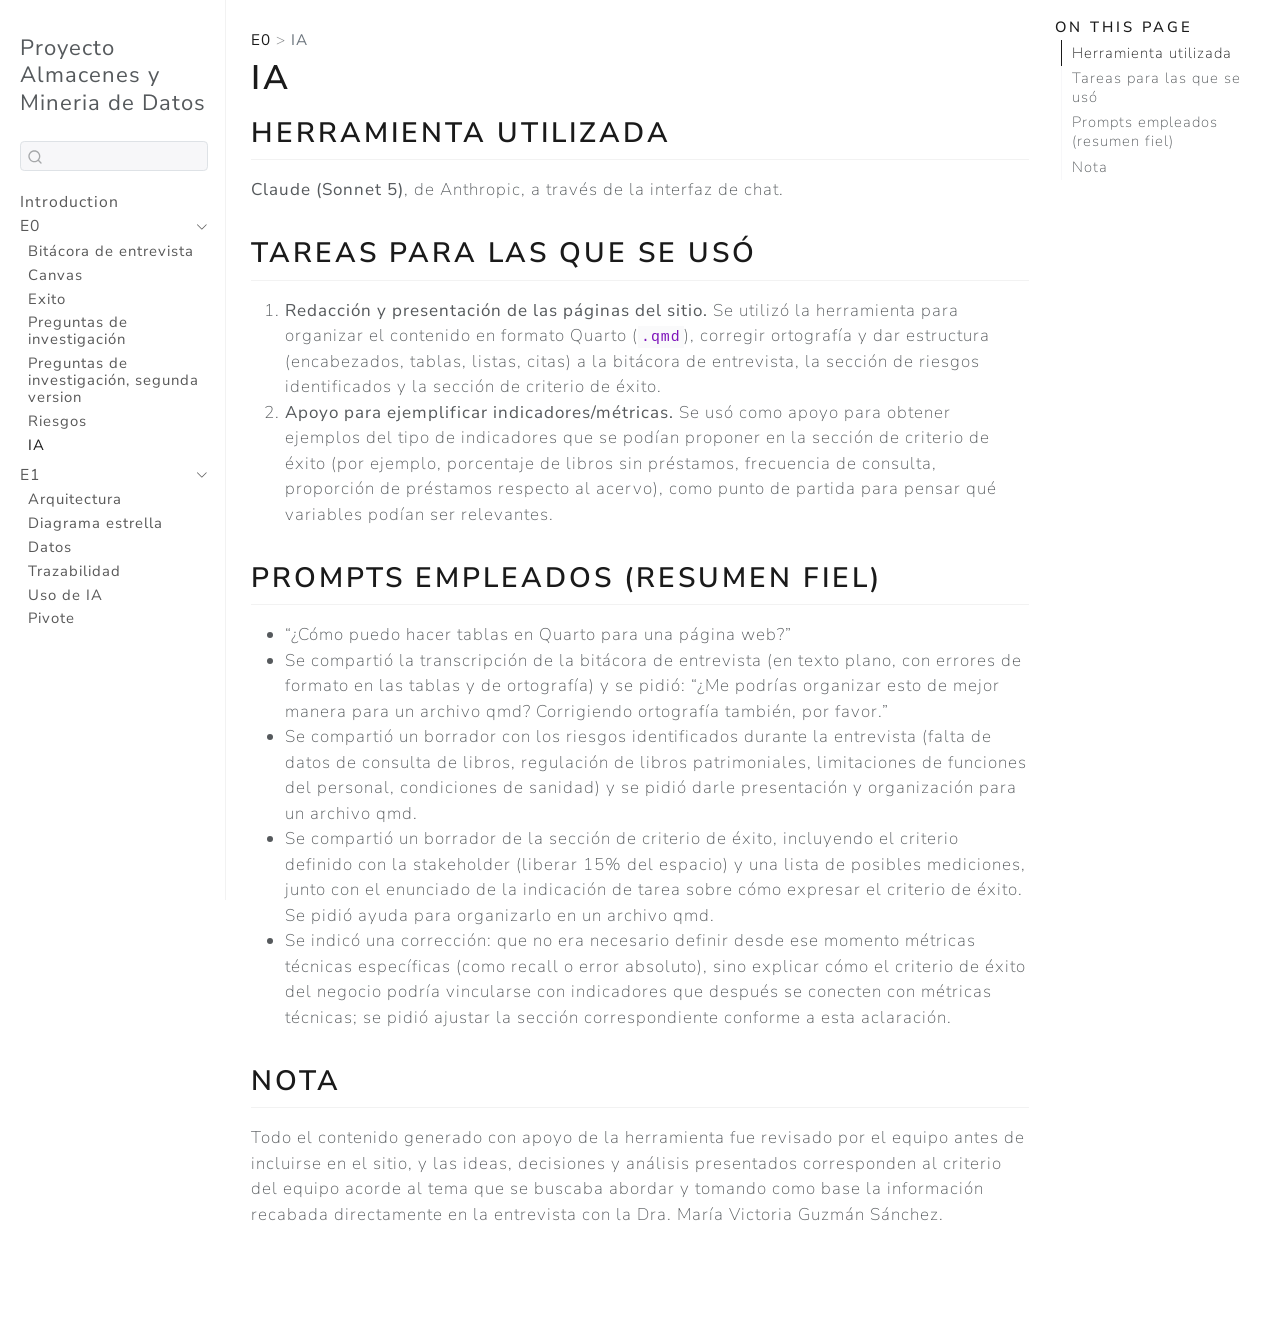
<file: entregas/E0_comprension_negocio/uso_ia.html>
<!DOCTYPE html>
<html xmlns="http://www.w3.org/1999/xhtml" lang="en" xml:lang="en"><head>

<meta charset="utf-8">
<meta name="generator" content="quarto-1.10.18">

<meta name="viewport" content="width=device-width, initial-scale=1.0, user-scalable=yes">


<title>IA – Proyecto Almacenes y Mineria de Datos</title>
<style>
/* Default styles provided by pandoc.
** See https://pandoc.org/MANUAL.html#variables-for-html for config info.
*/
span.smallcaps{font-variant: small-caps;}
div.columns{display: flex; gap: 1.5em;}
div.column{flex: auto;}
@media screen {
div.columns{gap: min(4vw, 1.5em);}
div.column{overflow-x: auto;}
}
div.hanging-indent{margin-left: 1.5em; text-indent: -1.5em;}
ul.task-list{list-style: none;}
ul.task-list li input[type="checkbox"] {
  width: 0.8em;
  margin: 0 0.8em 0.2em -1em; /* quarto-specific, see https://github.com/quarto-dev/quarto-cli/issues/4556 */ 
  vertical-align: middle;
}
</style>


<script src="../../site_libs/quarto-nav/quarto-nav.js"></script>
<script src="../../site_libs/quarto-nav/headroom.min.js"></script>
<script src="../../site_libs/clipboard/clipboard.min.js"></script>
<script src="../../site_libs/quarto-search/autocomplete.umd.js"></script>
<script src="../../site_libs/quarto-search/fuse.min.js"></script>
<script src="../../site_libs/quarto-search/quarto-search.js"></script>
<meta name="quarto:offset" content="../../">
<script src="../../site_libs/quarto-html/quarto.js" type="module"></script>
<script src="../../site_libs/quarto-html/tabsets/tabsets.js" type="module"></script>
<script src="../../site_libs/quarto-html/popper.min.js"></script>
<script src="../../site_libs/quarto-html/tippy.umd.min.js"></script>
<script src="../../site_libs/quarto-html/anchor.min.js"></script>
<link href="../../site_libs/quarto-html/tippy.css" rel="stylesheet">
<link href="../../site_libs/quarto-html/quarto-syntax-highlighting-64a204ab8560d761af7679ceaba22944.css" rel="stylesheet" id="quarto-text-highlighting-styles">
<script src="../../site_libs/bootstrap/bootstrap.min.js"></script>
<link href="../../site_libs/bootstrap/bootstrap-icons.css" rel="stylesheet">
<link href="../../site_libs/bootstrap/bootstrap-d248f73aeb05ac65ad0b5326cc8879c1.min.css" rel="stylesheet" append-hash="true" id="quarto-bootstrap" data-mode="light">
<script id="quarto-search-options" type="application/json">{
  "location": "sidebar",
  "copy-button": false,
  "collapse-after": 3,
  "panel-placement": "start",
  "type": "textbox",
  "limit": 50,
  "keyboard-shortcut": [
    "f",
    "/",
    "s"
  ],
  "show-item-context": false,
  "language": {
    "search-no-results-text": "No results",
    "search-matching-documents-text": "matching documents",
    "search-copy-link-title": "Copy link to search",
    "search-hide-matches-text": "Hide additional matches",
    "search-more-match-text": "more match in this document",
    "search-more-matches-text": "more matches in this document",
    "search-clear-button-title": "Clear",
    "search-text-placeholder": "",
    "search-detached-cancel-button-title": "Cancel",
    "search-submit-button-title": "Submit",
    "search-label": "Search"
  }
}</script>


<link rel="stylesheet" href="../../styles.css">
</head>

<body class="nav-sidebar docked quarto-light">

<div id="quarto-search-results"></div>
  <header id="quarto-header" class="headroom fixed-top">
  <nav class="quarto-secondary-nav">
    <div class="container-fluid d-flex">
      <button type="button" class="quarto-btn-toggle btn" data-bs-toggle="collapse" role="button" data-bs-target=".quarto-sidebar-collapse-item" aria-controls="quarto-sidebar" aria-expanded="false" aria-label="Toggle sidebar navigation" onclick="if (window.quartoToggleHeadroom) { window.quartoToggleHeadroom(); }">
        <i class="bi bi-layout-text-sidebar-reverse"></i>
      </button>
        <nav class="quarto-page-breadcrumbs" aria-label="breadcrumb"><ol class="breadcrumb"><li class="breadcrumb-item"><a href="../../entregas/E0_comprension_negocio/bitacora.html">E0</a></li><li class="breadcrumb-item"><a href="../../entregas/E0_comprension_negocio/uso_ia.html">IA</a></li></ol></nav>
        <a class="flex-grow-1" role="navigation" data-bs-toggle="collapse" data-bs-target=".quarto-sidebar-collapse-item" aria-controls="quarto-sidebar" aria-expanded="false" aria-label="Toggle sidebar navigation" onclick="if (window.quartoToggleHeadroom) { window.quartoToggleHeadroom(); }">      
        </a>
      <button type="button" class="btn quarto-search-button" aria-label="Search" onclick="window.quartoOpenSearch();">
        <i class="bi bi-search"></i>
      </button>
    </div>
  </nav>
</header>
<!-- content -->
<div id="quarto-content" class="quarto-container page-columns page-rows-contents page-layout-article">
<!-- sidebar -->
  <nav id="quarto-sidebar" class="sidebar collapse collapse-horizontal quarto-sidebar-collapse-item sidebar-navigation docked overflow-auto">
    <div class="pt-lg-2 mt-2 text-left sidebar-header">
    <div class="sidebar-title mb-0 py-0">
      <a href="../../">Proyecto Almacenes y Mineria de Datos</a> 
    </div>
      </div>
        <div class="mt-2 flex-shrink-0 align-items-center">
        <div class="sidebar-search">
        <div id="quarto-search" class="" title="Search"></div>
        </div>
        </div>
    <div class="sidebar-menu-container"> 
    <ul class="list-unstyled mt-1">
        <li class="sidebar-item">
  <div class="sidebar-item-container"> 
  <a href="../../index.html" class="sidebar-item-text sidebar-link">
 <span class="menu-text">Introduction</span></a>
  </div>
</li>
        <li class="sidebar-item sidebar-item-section">
      <div class="sidebar-item-container"> 
            <a href="../../entregas/E0_comprension_negocio/bitacora.html" class="sidebar-item-text sidebar-link">
 <span class="menu-text">E0</span></a>
          <a class="sidebar-item-toggle text-start" data-bs-toggle="collapse" data-bs-target="#quarto-sidebar-section-1" role="navigation" aria-expanded="true" aria-label="Toggle section">
            <i class="bi bi-chevron-right ms-2"></i>
          </a> 
      </div>
      <ul id="quarto-sidebar-section-1" class="collapse list-unstyled sidebar-section depth1 show">  
          <li class="sidebar-item">
  <div class="sidebar-item-container"> 
  <a href="../../entregas/E0_comprension_negocio/bitacora.html" class="sidebar-item-text sidebar-link">
 <span class="menu-text">Bitácora de entrevista</span></a>
  </div>
</li>
          <li class="sidebar-item">
  <div class="sidebar-item-container"> 
  <a href="../../entregas/E0_comprension_negocio/canvas.html" class="sidebar-item-text sidebar-link">
 <span class="menu-text">Canvas</span></a>
  </div>
</li>
          <li class="sidebar-item">
  <div class="sidebar-item-container"> 
  <a href="../../entregas/E0_comprension_negocio/criterio_exito.html" class="sidebar-item-text sidebar-link">
 <span class="menu-text">Exito</span></a>
  </div>
</li>
          <li class="sidebar-item">
  <div class="sidebar-item-container"> 
  <a href="../../entregas/E0_comprension_negocio/preguntas.html" class="sidebar-item-text sidebar-link">
 <span class="menu-text">Preguntas de investigación</span></a>
  </div>
</li>
          <li class="sidebar-item">
  <div class="sidebar-item-container"> 
  <a href="../../entregas/E0_comprension_negocio/preguntasv2.html" class="sidebar-item-text sidebar-link">
 <span class="menu-text">Preguntas de investigación, segunda version</span></a>
  </div>
</li>
          <li class="sidebar-item">
  <div class="sidebar-item-container"> 
  <a href="../../entregas/E0_comprension_negocio/riesgos_supuestos.html" class="sidebar-item-text sidebar-link">
 <span class="menu-text">Riesgos</span></a>
  </div>
</li>
          <li class="sidebar-item">
  <div class="sidebar-item-container"> 
  <a href="../../entregas/E0_comprension_negocio/uso_ia.html" class="sidebar-item-text sidebar-link active">
 <span class="menu-text">IA</span></a>
  </div>
</li>
      </ul>
  </li>
        <li class="sidebar-item sidebar-item-section">
      <div class="sidebar-item-container"> 
            <a href="../../entregas/E1_arquitectura_dw/arquitectura.html" class="sidebar-item-text sidebar-link">
 <span class="menu-text">E1</span></a>
          <a class="sidebar-item-toggle text-start" data-bs-toggle="collapse" data-bs-target="#quarto-sidebar-section-2" role="navigation" aria-expanded="true" aria-label="Toggle section">
            <i class="bi bi-chevron-right ms-2"></i>
          </a> 
      </div>
      <ul id="quarto-sidebar-section-2" class="collapse list-unstyled sidebar-section depth1 show">  
          <li class="sidebar-item">
  <div class="sidebar-item-container"> 
  <a href="../../entregas/E1_arquitectura_dw/arquitectura.html" class="sidebar-item-text sidebar-link">
 <span class="menu-text">Arquitectura</span></a>
  </div>
</li>
          <li class="sidebar-item">
  <div class="sidebar-item-container"> 
  <a href="../../entregas/E1_arquitectura_dw/estrella.html" class="sidebar-item-text sidebar-link">
 <span class="menu-text">Diagrama estrella</span></a>
  </div>
</li>
          <li class="sidebar-item">
  <div class="sidebar-item-container"> 
  <a href="../../entregas/E1_arquitectura_dw/fuentes.html" class="sidebar-item-text sidebar-link">
 <span class="menu-text">Datos</span></a>
  </div>
</li>
          <li class="sidebar-item">
  <div class="sidebar-item-container"> 
  <a href="../../entregas/E1_arquitectura_dw/trazabilidad.html" class="sidebar-item-text sidebar-link">
 <span class="menu-text">Trazabilidad</span></a>
  </div>
</li>
          <li class="sidebar-item">
  <div class="sidebar-item-container"> 
  <a href="../../entregas/E1_arquitectura_dw/uso_ia.html" class="sidebar-item-text sidebar-link">
 <span class="menu-text">Uso de IA</span></a>
  </div>
</li>
          <li class="sidebar-item">
  <div class="sidebar-item-container"> 
  <a href="../../entregas/E1_arquitectura_dw/pivote.html" class="sidebar-item-text sidebar-link">
 <span class="menu-text">Pivote</span></a>
  </div>
</li>
      </ul>
  </li>
    </ul>
    </div>
</nav>
<div id="quarto-sidebar-glass" class="quarto-sidebar-collapse-item" data-bs-toggle="collapse" data-bs-target=".quarto-sidebar-collapse-item"></div>
<!-- margin-sidebar -->
    <div id="quarto-margin-sidebar" class="sidebar margin-sidebar">
        <nav id="TOC" role="doc-toc" class="toc-active">
    <h2 id="toc-title">On this page</h2>
   
  <ul>
  <li><a href="#herramienta-utilizada" id="toc-herramienta-utilizada" class="nav-link active" data-scroll-target="#herramienta-utilizada">Herramienta utilizada</a></li>
  <li><a href="#tareas-para-las-que-se-usó" id="toc-tareas-para-las-que-se-usó" class="nav-link" data-scroll-target="#tareas-para-las-que-se-usó">Tareas para las que se usó</a></li>
  <li><a href="#prompts-empleados-resumen-fiel" id="toc-prompts-empleados-resumen-fiel" class="nav-link" data-scroll-target="#prompts-empleados-resumen-fiel">Prompts empleados (resumen fiel)</a></li>
  <li><a href="#nota" id="toc-nota" class="nav-link" data-scroll-target="#nota">Nota</a></li>
  </ul>
</nav>
    </div>
<!-- main -->
<main class="content" id="quarto-document-content">

<header id="title-block-header" class="quarto-title-block default"><nav class="quarto-page-breadcrumbs quarto-title-breadcrumbs d-none d-lg-block" aria-label="breadcrumb"><ol class="breadcrumb"><li class="breadcrumb-item"><a href="../../entregas/E0_comprension_negocio/bitacora.html">E0</a></li><li class="breadcrumb-item"><a href="../../entregas/E0_comprension_negocio/uso_ia.html">IA</a></li></ol></nav>
<div class="quarto-title">
<h1 class="title">IA</h1>
</div>



<div class="quarto-title-meta">

    
  
    
  </div>
  


</header>


<section id="herramienta-utilizada" class="level2">
<h2 class="anchored" data-anchor-id="herramienta-utilizada">Herramienta utilizada</h2>
<p><strong>Claude (Sonnet 5)</strong>, de Anthropic, a través de la interfaz de chat.</p>
</section>
<section id="tareas-para-las-que-se-usó" class="level2">
<h2 class="anchored" data-anchor-id="tareas-para-las-que-se-usó">Tareas para las que se usó</h2>
<ol type="1">
<li><strong>Redacción y presentación de las páginas del sitio.</strong> Se utilizó la herramienta para organizar el contenido en formato Quarto (<code>.qmd</code>), corregir ortografía y dar estructura (encabezados, tablas, listas, citas) a la bitácora de entrevista, la sección de riesgos identificados y la sección de criterio de éxito.</li>
<li><strong>Apoyo para ejemplificar indicadores/métricas.</strong> Se usó como apoyo para obtener ejemplos del tipo de indicadores que se podían proponer en la sección de criterio de éxito (por ejemplo, porcentaje de libros sin préstamos, frecuencia de consulta, proporción de préstamos respecto al acervo), como punto de partida para pensar qué variables podían ser relevantes.</li>
</ol>
</section>
<section id="prompts-empleados-resumen-fiel" class="level2">
<h2 class="anchored" data-anchor-id="prompts-empleados-resumen-fiel">Prompts empleados (resumen fiel)</h2>
<ul>
<li>“¿Cómo puedo hacer tablas en Quarto para una página web?”</li>
<li>Se compartió la transcripción de la bitácora de entrevista (en texto plano, con errores de formato en las tablas y de ortografía) y se pidió: “¿Me podrías organizar esto de mejor manera para un archivo qmd? Corrigiendo ortografía también, por favor.”</li>
<li>Se compartió un borrador con los riesgos identificados durante la entrevista (falta de datos de consulta de libros, regulación de libros patrimoniales, limitaciones de funciones del personal, condiciones de sanidad) y se pidió darle presentación y organización para un archivo qmd.</li>
<li>Se compartió un borrador de la sección de criterio de éxito, incluyendo el criterio definido con la stakeholder (liberar 15% del espacio) y una lista de posibles mediciones, junto con el enunciado de la indicación de tarea sobre cómo expresar el criterio de éxito. Se pidió ayuda para organizarlo en un archivo qmd.</li>
<li>Se indicó una corrección: que no era necesario definir desde ese momento métricas técnicas específicas (como recall o error absoluto), sino explicar cómo el criterio de éxito del negocio podría vincularse con indicadores que después se conecten con métricas técnicas; se pidió ajustar la sección correspondiente conforme a esta aclaración.</li>
</ul>
</section>
<section id="nota" class="level2">
<h2 class="anchored" data-anchor-id="nota">Nota</h2>
<p>Todo el contenido generado con apoyo de la herramienta fue revisado por el equipo antes de incluirse en el sitio, y las ideas, decisiones y análisis presentados corresponden al criterio del equipo acorde al tema que se buscaba abordar y tomando como base la información recabada directamente en la entrevista con la Dra. María Victoria Guzmán Sánchez.</p>


</section>

</main> <!-- /main -->
<script id="quarto-html-after-body" type="application/javascript">
  window.document.addEventListener("DOMContentLoaded", function (event) {
    const icon = "";
    const anchorJS = new window.AnchorJS();
    anchorJS.options = {
      placement: 'right',
      icon: icon
    };
    anchorJS.add('.anchored');
    const isCodeAnnotation = (el) => {
      for (const clz of el.classList) {
        if (clz.startsWith('code-annotation-')) {                     
          return true;
        }
      }
      return false;
    }
    const onCopySuccess = function(e) {
      // button target
      const button = e.trigger;
      // don't keep focus
      button.blur();
      // flash "checked"
      button.classList.add('code-copy-button-checked');
      var currentTitle = button.getAttribute("title");
      button.setAttribute("title", "Copied!");
      let tooltip;
      if (window.bootstrap) {
        button.setAttribute("data-bs-toggle", "tooltip");
        button.setAttribute("data-bs-placement", "left");
        button.setAttribute("data-bs-title", "Copied!");
        tooltip = new bootstrap.Tooltip(button, 
          { trigger: "manual", 
            customClass: "code-copy-button-tooltip",
            offset: [0, -8]});
        tooltip.show();    
      }
      setTimeout(function() {
        if (tooltip) {
          tooltip.hide();
          button.removeAttribute("data-bs-title");
          button.removeAttribute("data-bs-toggle");
          button.removeAttribute("data-bs-placement");
        }
        button.setAttribute("title", currentTitle);
        button.classList.remove('code-copy-button-checked');
      }, 1000);
      // clear code selection
      e.clearSelection();
    }
    const getTextToCopy = function(trigger) {
      const outerScaffold = trigger.parentElement.cloneNode(true);
      const codeEl = outerScaffold.querySelector('code');
      for (const childEl of codeEl.children) {
        if (isCodeAnnotation(childEl)) {
          childEl.remove();
        }
      }
      return codeEl.innerText;
    }
    const clipboard = new window.ClipboardJS('.code-copy-button:not([data-in-quarto-modal])', {
      text: getTextToCopy
    });
    clipboard.on('success', onCopySuccess);
    if (window.document.getElementById('quarto-embedded-source-code-modal')) {
      const clipboardModal = new window.ClipboardJS('.code-copy-button[data-in-quarto-modal]', {
        text: getTextToCopy,
        container: window.document.getElementById('quarto-embedded-source-code-modal')
      });
      clipboardModal.on('success', onCopySuccess);
    }
      var localhostRegex = new RegExp(/^(?:http|https):\/\/localhost\:?[0-9]*\//);
      var mailtoRegex = new RegExp(/^mailto:/);
        var filterRegex = new RegExp("https:\/\/EmilianoLuna09099\.github\.io\/ProyectoAyMD\/");
      var isInternal = (href) => {
          return filterRegex.test(href) || localhostRegex.test(href) || mailtoRegex.test(href);
      }
      // Inspect non-navigation links and adorn them if external
     var links = window.document.querySelectorAll('a[href]:not(.nav-link):not(.navbar-brand):not(.toc-action):not(.sidebar-link):not(.sidebar-item-toggle):not(.pagination-link):not(.no-external):not([aria-hidden]):not(.dropdown-item):not(.quarto-navigation-tool):not(.about-link)');
      for (var i=0; i<links.length; i++) {
        const link = links[i];
        if (!isInternal(link.href)) {
          // undo the damage that might have been done by quarto-nav.js in the case of
          // links that we want to consider external
          if (link.dataset.originalHref !== undefined) {
            link.href = link.dataset.originalHref;
          }
        }
      }
    function tippyHover(el, contentFn, onTriggerFn, onUntriggerFn) {
      const config = {
        allowHTML: true,
        maxWidth: 500,
        delay: 100,
        arrow: false,
        appendTo: function(el) {
            return el.parentElement;
        },
        interactive: true,
        interactiveBorder: 10,
        theme: 'quarto',
        placement: 'bottom-start',
      };
      if (contentFn) {
        config.content = contentFn;
      }
      if (onTriggerFn) {
        config.onTrigger = onTriggerFn;
      }
      if (onUntriggerFn) {
        config.onUntrigger = onUntriggerFn;
      }
      window.tippy(el, config); 
    }
    const noterefs = window.document.querySelectorAll('a[role="doc-noteref"]');
    for (var i=0; i<noterefs.length; i++) {
      const ref = noterefs[i];
      tippyHover(ref, function() {
        // use id or data attribute instead here
        let href = ref.getAttribute('data-footnote-href') || ref.getAttribute('href');
        try { href = new URL(href).hash; } catch {}
        const id = href.replace(/^#\/?/, "");
        const note = window.document.getElementById(id);
        if (note) {
          return note.innerHTML;
        } else {
          return "";
        }
      });
    }
    const xrefs = window.document.querySelectorAll('a.quarto-xref');
    const processXRef = (id, note) => {
      // Strip column container classes
      const stripColumnClz = (el) => {
        el.classList.remove("page-full", "page-columns");
        if (el.children) {
          for (const child of el.children) {
            stripColumnClz(child);
          }
        }
      }
      stripColumnClz(note)
      if (id === null || id.startsWith('sec-')) {
        // Special case sections, only their first couple elements
        const container = document.createElement("div");
        if (note.children && note.children.length > 2) {
          container.appendChild(note.children[0].cloneNode(true));
          for (let i = 1; i < note.children.length; i++) {
            const child = note.children[i];
            if (child.tagName === "P" && child.innerText === "") {
              continue;
            } else {
              container.appendChild(child.cloneNode(true));
              break;
            }
          }
          if (window.Quarto?.typesetMath) {
            window.Quarto.typesetMath(container);
          }
          return container.innerHTML
        } else {
          if (window.Quarto?.typesetMath) {
            window.Quarto.typesetMath(note);
          }
          return note.innerHTML;
        }
      } else {
        // Remove any anchor links if they are present
        const anchorLink = note.querySelector('a.anchorjs-link');
        if (anchorLink) {
          anchorLink.remove();
        }
        if (window.Quarto?.typesetMath) {
          window.Quarto.typesetMath(note);
        }
        if (note.classList.contains("callout")) {
          return note.outerHTML;
        } else {
          return note.innerHTML;
        }
      }
    }
    for (var i=0; i<xrefs.length; i++) {
      const xref = xrefs[i];
      tippyHover(xref, undefined, function(instance) {
        instance.disable();
        let url = xref.getAttribute('href');
        let hash = undefined; 
        if (url.startsWith('#')) {
          hash = url;
        } else {
          try { hash = new URL(url).hash; } catch {}
        }
        if (hash) {
          const id = hash.replace(/^#\/?/, "");
          const note = window.document.getElementById(id);
          if (note !== null) {
            try {
              const html = processXRef(id, note.cloneNode(true));
              instance.setContent(html);
            } finally {
              instance.enable();
              instance.show();
            }
          } else {
            // See if we can fetch this
            fetch(url.split('#')[0])
            .then(res => res.text())
            .then(html => {
              const parser = new DOMParser();
              const htmlDoc = parser.parseFromString(html, "text/html");
              const note = htmlDoc.getElementById(id);
              if (note !== null) {
                const html = processXRef(id, note);
                instance.setContent(html);
              } 
            }).finally(() => {
              instance.enable();
              instance.show();
            });
          }
        } else {
          // See if we can fetch a full url (with no hash to target)
          // This is a special case and we should probably do some content thinning / targeting
          fetch(url)
          .then(res => res.text())
          .then(html => {
            const parser = new DOMParser();
            const htmlDoc = parser.parseFromString(html, "text/html");
            const note = htmlDoc.querySelector('main.content');
            if (note !== null) {
              // This should only happen for chapter cross references
              // (since there is no id in the URL)
              // remove the first header
              if (note.children.length > 0 && note.children[0].tagName === "HEADER") {
                note.children[0].remove();
              }
              const html = processXRef(null, note);
              instance.setContent(html);
            } 
          }).finally(() => {
            instance.enable();
            instance.show();
          });
        }
      }, function(instance) {
      });
    }
        let selectedAnnoteEl;
        const selectorForAnnotation = ( cell, annotation) => {
          let cellAttr = 'data-code-cell="' + cell + '"';
          let lineAttr = 'data-code-annotation="' +  annotation + '"';
          const selector = 'span[' + cellAttr + '][' + lineAttr + ']';
          return selector;
        }
        const selectCodeLines = (annoteEl) => {
          const doc = window.document;
          const targetCell = annoteEl.getAttribute("data-target-cell");
          const targetAnnotation = annoteEl.getAttribute("data-target-annotation");
          const annoteSpan = window.document.querySelector(selectorForAnnotation(targetCell, targetAnnotation));
          const lines = annoteSpan.getAttribute("data-code-lines").split(",");
          const lineIds = lines.map((line) => {
            return targetCell + "-" + line;
          })
          let top = null;
          let height = null;
          let parent = null;
          if (lineIds.length > 0) {
              //compute the position of the single el (top and bottom and make a div)
              const el = window.document.getElementById(lineIds[0]);
              top = el.offsetTop;
              height = el.offsetHeight;
              parent = el.parentElement.parentElement;
            if (lineIds.length > 1) {
              const lastEl = window.document.getElementById(lineIds[lineIds.length - 1]);
              const bottom = lastEl.offsetTop + lastEl.offsetHeight;
              height = bottom - top;
            }
            if (top !== null && height !== null && parent !== null) {
              // cook up a div (if necessary) and position it 
              let div = window.document.getElementById("code-annotation-line-highlight");
              if (div === null) {
                div = window.document.createElement("div");
                div.setAttribute("id", "code-annotation-line-highlight");
                div.style.position = 'absolute';
                parent.appendChild(div);
              }
              div.style.top = top - 2 + "px";
              div.style.height = height + 4 + "px";
              div.style.left = 0;
              let gutterDiv = window.document.getElementById("code-annotation-line-highlight-gutter");
              if (gutterDiv === null) {
                gutterDiv = window.document.createElement("div");
                gutterDiv.setAttribute("id", "code-annotation-line-highlight-gutter");
                gutterDiv.style.position = 'absolute';
                const codeCell = window.document.getElementById(targetCell);
                const gutter = codeCell.querySelector('.code-annotation-gutter');
                gutter.appendChild(gutterDiv);
              }
              gutterDiv.style.top = top - 2 + "px";
              gutterDiv.style.height = height + 4 + "px";
            }
            selectedAnnoteEl = annoteEl;
          }
        };
        const unselectCodeLines = () => {
          const elementsIds = ["code-annotation-line-highlight", "code-annotation-line-highlight-gutter"];
          elementsIds.forEach((elId) => {
            const div = window.document.getElementById(elId);
            if (div) {
              div.remove();
            }
          });
          selectedAnnoteEl = undefined;
        };
          // Handle positioning of the toggle
      window.addEventListener(
        "resize",
        throttle(() => {
          elRect = undefined;
          if (selectedAnnoteEl) {
            selectCodeLines(selectedAnnoteEl);
          }
        }, 10)
      );
      function throttle(fn, ms) {
      let throttle = false;
      let timer;
        return (...args) => {
          if(!throttle) { // first call gets through
              fn.apply(this, args);
              throttle = true;
          } else { // all the others get throttled
              if(timer) clearTimeout(timer); // cancel #2
              timer = setTimeout(() => {
                fn.apply(this, args);
                timer = throttle = false;
              }, ms);
          }
        };
      }
        // Attach click handler to the DT
        const annoteDls = window.document.querySelectorAll('dt[data-target-cell]');
        for (const annoteDlNode of annoteDls) {
          annoteDlNode.addEventListener('click', (event) => {
            const clickedEl = event.target;
            if (clickedEl !== selectedAnnoteEl) {
              unselectCodeLines();
              const activeEl = window.document.querySelector('dt[data-target-cell].code-annotation-active');
              if (activeEl) {
                activeEl.classList.remove('code-annotation-active');
              }
              selectCodeLines(clickedEl);
              clickedEl.classList.add('code-annotation-active');
            } else {
              // Unselect the line
              unselectCodeLines();
              clickedEl.classList.remove('code-annotation-active');
            }
          });
        }
    const findCites = (el) => {
      const parentEl = el.parentElement;
      if (parentEl) {
        const cites = parentEl.dataset.cites;
        if (cites) {
          return {
            el,
            cites: cites.split(' ')
          };
        } else {
          return findCites(el.parentElement)
        }
      } else {
        return undefined;
      }
    };
    var bibliorefs = window.document.querySelectorAll('a[role="doc-biblioref"]');
    for (var i=0; i<bibliorefs.length; i++) {
      const ref = bibliorefs[i];
      const citeInfo = findCites(ref);
      if (citeInfo) {
        tippyHover(citeInfo.el, function() {
          var popup = window.document.createElement('div');
          citeInfo.cites.forEach(function(cite) {
            var citeDiv = window.document.createElement('div');
            citeDiv.classList.add('hanging-indent');
            citeDiv.classList.add('csl-entry');
            var biblioDiv = window.document.getElementById('ref-' + cite);
            if (biblioDiv) {
              citeDiv.innerHTML = biblioDiv.innerHTML;
            }
            popup.appendChild(citeDiv);
          });
          return popup.innerHTML;
        });
      }
    }
  });
  </script>
</div> <!-- /content -->




</body></html>
</file>
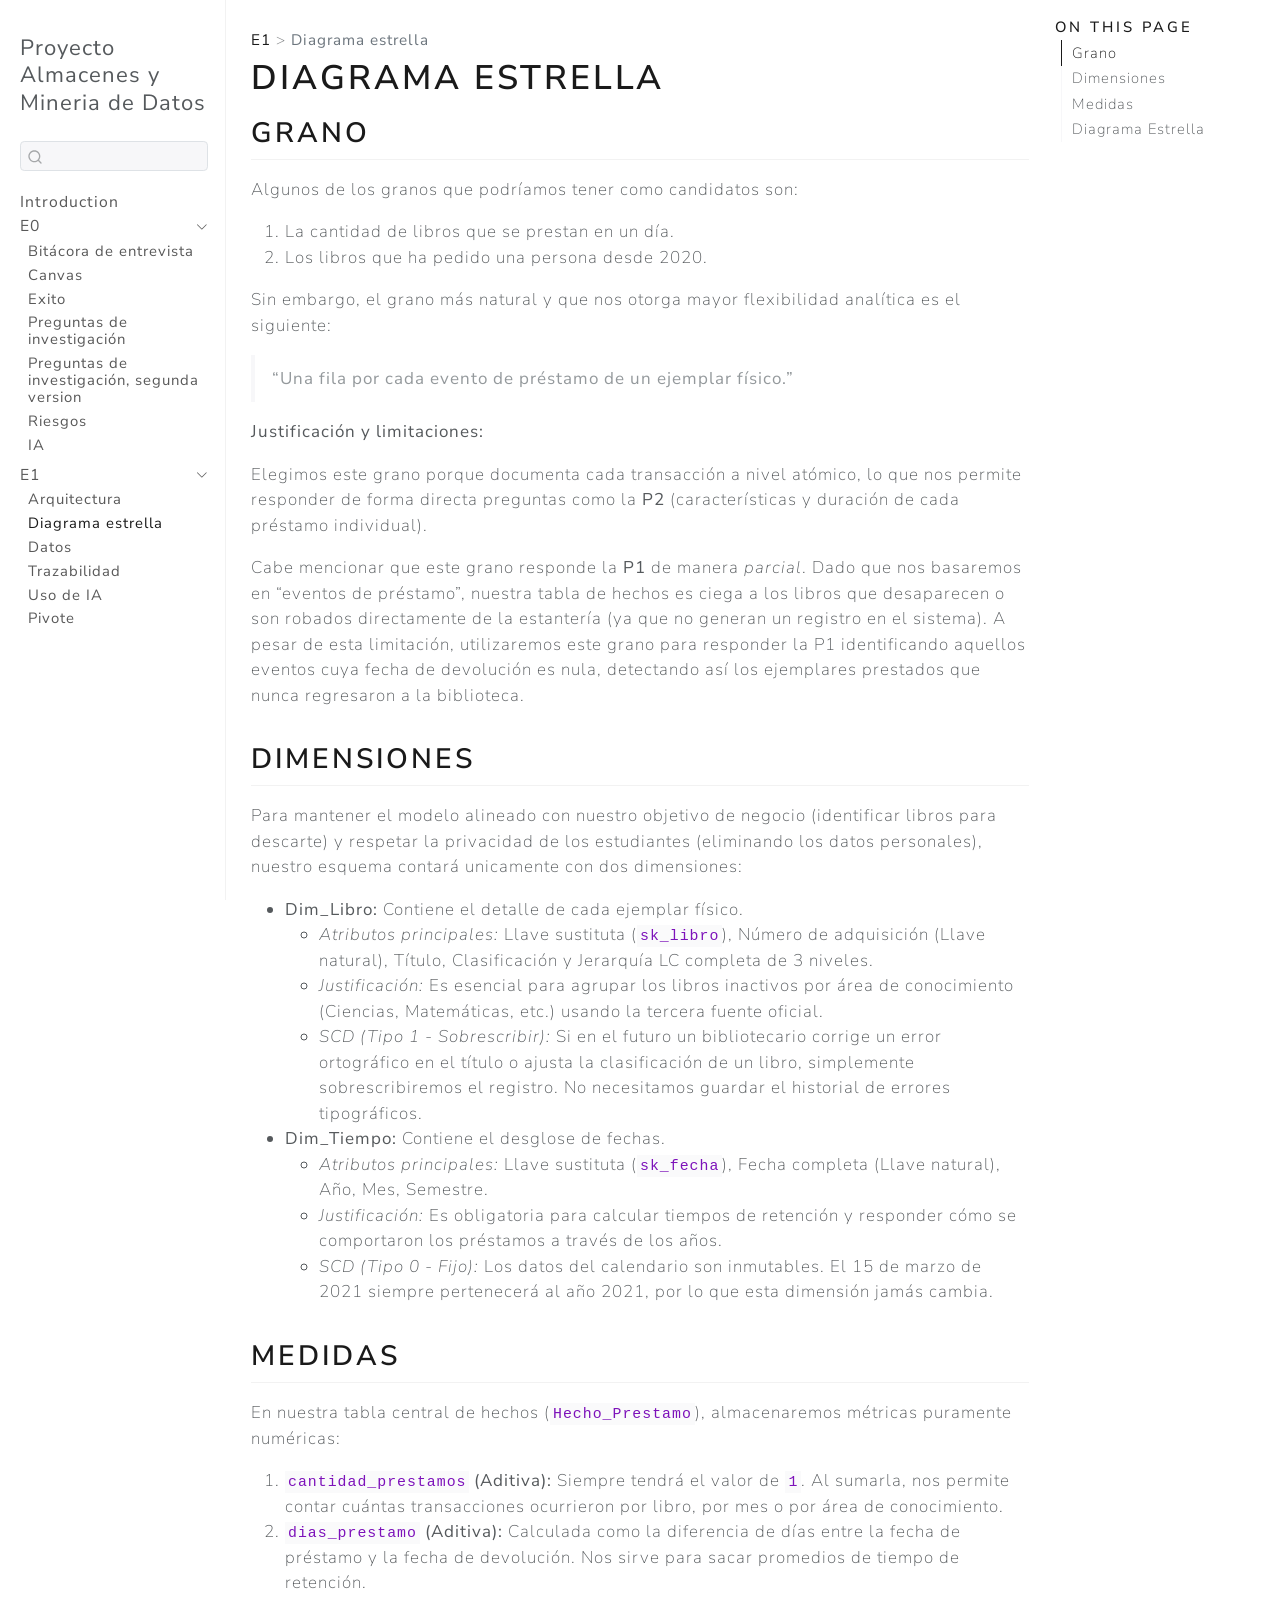
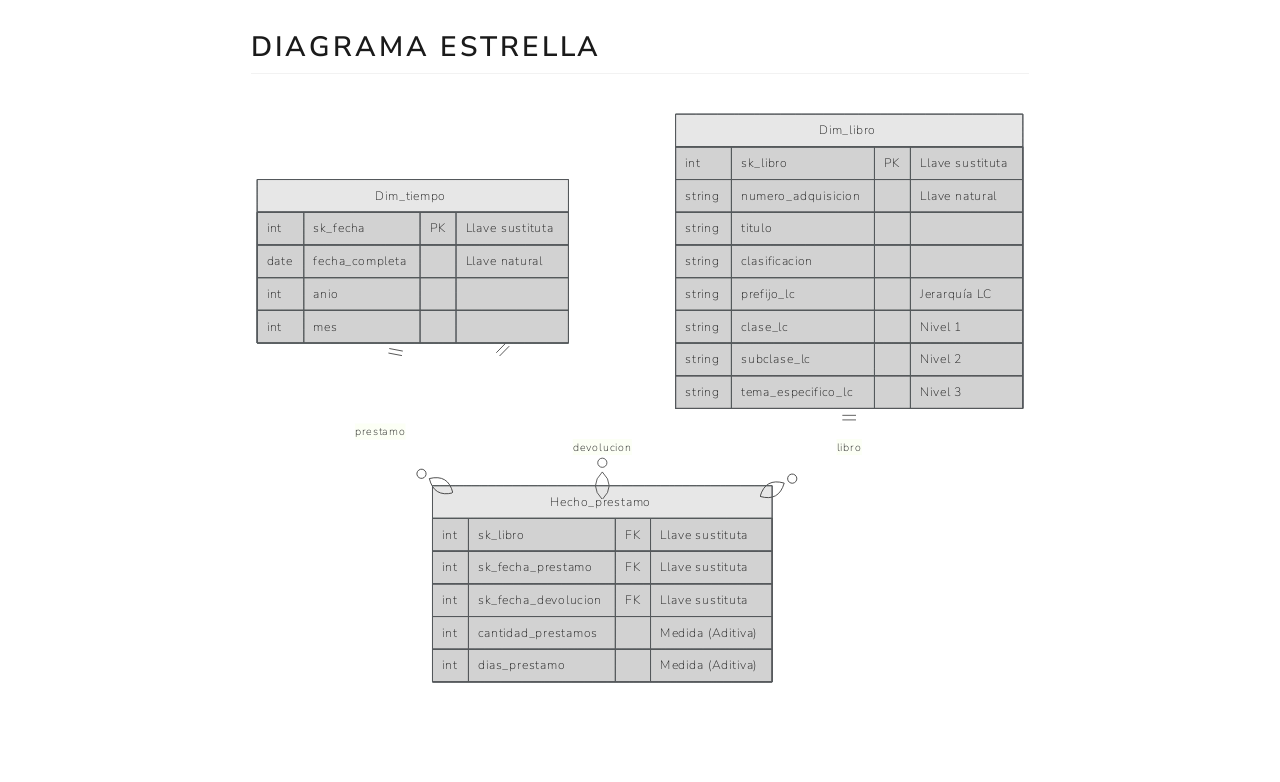
<file: entregas/E1_arquitectura_dw/estrella.html>
<!DOCTYPE html>
<html xmlns="http://www.w3.org/1999/xhtml" lang="en" xml:lang="en"><head>

<meta charset="utf-8">
<meta name="generator" content="quarto-1.10.18">

<meta name="viewport" content="width=device-width, initial-scale=1.0, user-scalable=yes">


<title>Diagrama estrella – Proyecto Almacenes y Mineria de Datos</title>
<style>
/* Default styles provided by pandoc.
** See https://pandoc.org/MANUAL.html#variables-for-html for config info.
*/
span.smallcaps{font-variant: small-caps;}
div.columns{display: flex; gap: 1.5em;}
div.column{flex: auto;}
@media screen {
div.columns{gap: min(4vw, 1.5em);}
div.column{overflow-x: auto;}
}
div.hanging-indent{margin-left: 1.5em; text-indent: -1.5em;}
ul.task-list{list-style: none;}
ul.task-list li input[type="checkbox"] {
  width: 0.8em;
  margin: 0 0.8em 0.2em -1em; /* quarto-specific, see https://github.com/quarto-dev/quarto-cli/issues/4556 */ 
  vertical-align: middle;
}
</style>


<script src="../../site_libs/quarto-nav/quarto-nav.js"></script>
<script src="../../site_libs/quarto-nav/headroom.min.js"></script>
<script src="../../site_libs/clipboard/clipboard.min.js"></script>
<script src="../../site_libs/quarto-search/autocomplete.umd.js"></script>
<script src="../../site_libs/quarto-search/fuse.min.js"></script>
<script src="../../site_libs/quarto-search/quarto-search.js"></script>
<meta name="quarto:offset" content="../../">
<script src="../../site_libs/quarto-html/quarto.js" type="module"></script>
<script src="../../site_libs/quarto-html/tabsets/tabsets.js" type="module"></script>
<script src="../../site_libs/quarto-html/popper.min.js"></script>
<script src="../../site_libs/quarto-html/tippy.umd.min.js"></script>
<script src="../../site_libs/quarto-html/anchor.min.js"></script>
<link href="../../site_libs/quarto-html/tippy.css" rel="stylesheet">
<link href="../../site_libs/quarto-html/quarto-syntax-highlighting-64a204ab8560d761af7679ceaba22944.css" rel="stylesheet" id="quarto-text-highlighting-styles">
<script src="../../site_libs/bootstrap/bootstrap.min.js"></script>
<link href="../../site_libs/bootstrap/bootstrap-icons.css" rel="stylesheet">
<link href="../../site_libs/bootstrap/bootstrap-d248f73aeb05ac65ad0b5326cc8879c1.min.css" rel="stylesheet" append-hash="true" id="quarto-bootstrap" data-mode="light">
<script id="quarto-search-options" type="application/json">{
  "location": "sidebar",
  "copy-button": false,
  "collapse-after": 3,
  "panel-placement": "start",
  "type": "textbox",
  "limit": 50,
  "keyboard-shortcut": [
    "f",
    "/",
    "s"
  ],
  "show-item-context": false,
  "language": {
    "search-no-results-text": "No results",
    "search-matching-documents-text": "matching documents",
    "search-copy-link-title": "Copy link to search",
    "search-hide-matches-text": "Hide additional matches",
    "search-more-match-text": "more match in this document",
    "search-more-matches-text": "more matches in this document",
    "search-clear-button-title": "Clear",
    "search-text-placeholder": "",
    "search-detached-cancel-button-title": "Cancel",
    "search-submit-button-title": "Submit",
    "search-label": "Search"
  }
}</script>
<script src="../../site_libs/quarto-diagram/mermaid.min.js"></script>
<script src="../../site_libs/quarto-diagram/mermaid-init.js"></script>
<link href="../../site_libs/quarto-diagram/mermaid.css" rel="stylesheet">


<link rel="stylesheet" href="../../styles.css">
</head>

<body class="nav-sidebar docked quarto-light">

<div id="quarto-search-results"></div>
  <header id="quarto-header" class="headroom fixed-top">
  <nav class="quarto-secondary-nav">
    <div class="container-fluid d-flex">
      <button type="button" class="quarto-btn-toggle btn" data-bs-toggle="collapse" role="button" data-bs-target=".quarto-sidebar-collapse-item" aria-controls="quarto-sidebar" aria-expanded="false" aria-label="Toggle sidebar navigation" onclick="if (window.quartoToggleHeadroom) { window.quartoToggleHeadroom(); }">
        <i class="bi bi-layout-text-sidebar-reverse"></i>
      </button>
        <nav class="quarto-page-breadcrumbs" aria-label="breadcrumb"><ol class="breadcrumb"><li class="breadcrumb-item"><a href="../../entregas/E1_arquitectura_dw/arquitectura.html">E1</a></li><li class="breadcrumb-item"><a href="../../entregas/E1_arquitectura_dw/estrella.html">Diagrama estrella</a></li></ol></nav>
        <a class="flex-grow-1" role="navigation" data-bs-toggle="collapse" data-bs-target=".quarto-sidebar-collapse-item" aria-controls="quarto-sidebar" aria-expanded="false" aria-label="Toggle sidebar navigation" onclick="if (window.quartoToggleHeadroom) { window.quartoToggleHeadroom(); }">      
        </a>
      <button type="button" class="btn quarto-search-button" aria-label="Search" onclick="window.quartoOpenSearch();">
        <i class="bi bi-search"></i>
      </button>
    </div>
  </nav>
</header>
<!-- content -->
<div id="quarto-content" class="quarto-container page-columns page-rows-contents page-layout-article">
<!-- sidebar -->
  <nav id="quarto-sidebar" class="sidebar collapse collapse-horizontal quarto-sidebar-collapse-item sidebar-navigation docked overflow-auto">
    <div class="pt-lg-2 mt-2 text-left sidebar-header">
    <div class="sidebar-title mb-0 py-0">
      <a href="../../">Proyecto Almacenes y Mineria de Datos</a> 
    </div>
      </div>
        <div class="mt-2 flex-shrink-0 align-items-center">
        <div class="sidebar-search">
        <div id="quarto-search" class="" title="Search"></div>
        </div>
        </div>
    <div class="sidebar-menu-container"> 
    <ul class="list-unstyled mt-1">
        <li class="sidebar-item">
  <div class="sidebar-item-container"> 
  <a href="../../index.html" class="sidebar-item-text sidebar-link">
 <span class="menu-text">Introduction</span></a>
  </div>
</li>
        <li class="sidebar-item sidebar-item-section">
      <div class="sidebar-item-container"> 
            <a href="../../entregas/E0_comprension_negocio/bitacora.html" class="sidebar-item-text sidebar-link">
 <span class="menu-text">E0</span></a>
          <a class="sidebar-item-toggle text-start" data-bs-toggle="collapse" data-bs-target="#quarto-sidebar-section-1" role="navigation" aria-expanded="true" aria-label="Toggle section">
            <i class="bi bi-chevron-right ms-2"></i>
          </a> 
      </div>
      <ul id="quarto-sidebar-section-1" class="collapse list-unstyled sidebar-section depth1 show">  
          <li class="sidebar-item">
  <div class="sidebar-item-container"> 
  <a href="../../entregas/E0_comprension_negocio/bitacora.html" class="sidebar-item-text sidebar-link">
 <span class="menu-text">Bitácora de entrevista</span></a>
  </div>
</li>
          <li class="sidebar-item">
  <div class="sidebar-item-container"> 
  <a href="../../entregas/E0_comprension_negocio/canvas.html" class="sidebar-item-text sidebar-link">
 <span class="menu-text">Canvas</span></a>
  </div>
</li>
          <li class="sidebar-item">
  <div class="sidebar-item-container"> 
  <a href="../../entregas/E0_comprension_negocio/criterio_exito.html" class="sidebar-item-text sidebar-link">
 <span class="menu-text">Exito</span></a>
  </div>
</li>
          <li class="sidebar-item">
  <div class="sidebar-item-container"> 
  <a href="../../entregas/E0_comprension_negocio/preguntas.html" class="sidebar-item-text sidebar-link">
 <span class="menu-text">Preguntas de investigación</span></a>
  </div>
</li>
          <li class="sidebar-item">
  <div class="sidebar-item-container"> 
  <a href="../../entregas/E0_comprension_negocio/preguntasv2.html" class="sidebar-item-text sidebar-link">
 <span class="menu-text">Preguntas de investigación, segunda version</span></a>
  </div>
</li>
          <li class="sidebar-item">
  <div class="sidebar-item-container"> 
  <a href="../../entregas/E0_comprension_negocio/riesgos_supuestos.html" class="sidebar-item-text sidebar-link">
 <span class="menu-text">Riesgos</span></a>
  </div>
</li>
          <li class="sidebar-item">
  <div class="sidebar-item-container"> 
  <a href="../../entregas/E0_comprension_negocio/uso_ia.html" class="sidebar-item-text sidebar-link">
 <span class="menu-text">IA</span></a>
  </div>
</li>
      </ul>
  </li>
        <li class="sidebar-item sidebar-item-section">
      <div class="sidebar-item-container"> 
            <a href="../../entregas/E1_arquitectura_dw/arquitectura.html" class="sidebar-item-text sidebar-link">
 <span class="menu-text">E1</span></a>
          <a class="sidebar-item-toggle text-start" data-bs-toggle="collapse" data-bs-target="#quarto-sidebar-section-2" role="navigation" aria-expanded="true" aria-label="Toggle section">
            <i class="bi bi-chevron-right ms-2"></i>
          </a> 
      </div>
      <ul id="quarto-sidebar-section-2" class="collapse list-unstyled sidebar-section depth1 show">  
          <li class="sidebar-item">
  <div class="sidebar-item-container"> 
  <a href="../../entregas/E1_arquitectura_dw/arquitectura.html" class="sidebar-item-text sidebar-link">
 <span class="menu-text">Arquitectura</span></a>
  </div>
</li>
          <li class="sidebar-item">
  <div class="sidebar-item-container"> 
  <a href="../../entregas/E1_arquitectura_dw/estrella.html" class="sidebar-item-text sidebar-link active">
 <span class="menu-text">Diagrama estrella</span></a>
  </div>
</li>
          <li class="sidebar-item">
  <div class="sidebar-item-container"> 
  <a href="../../entregas/E1_arquitectura_dw/fuentes.html" class="sidebar-item-text sidebar-link">
 <span class="menu-text">Datos</span></a>
  </div>
</li>
          <li class="sidebar-item">
  <div class="sidebar-item-container"> 
  <a href="../../entregas/E1_arquitectura_dw/trazabilidad.html" class="sidebar-item-text sidebar-link">
 <span class="menu-text">Trazabilidad</span></a>
  </div>
</li>
          <li class="sidebar-item">
  <div class="sidebar-item-container"> 
  <a href="../../entregas/E1_arquitectura_dw/uso_ia.html" class="sidebar-item-text sidebar-link">
 <span class="menu-text">Uso de IA</span></a>
  </div>
</li>
          <li class="sidebar-item">
  <div class="sidebar-item-container"> 
  <a href="../../entregas/E1_arquitectura_dw/pivote.html" class="sidebar-item-text sidebar-link">
 <span class="menu-text">Pivote</span></a>
  </div>
</li>
      </ul>
  </li>
    </ul>
    </div>
</nav>
<div id="quarto-sidebar-glass" class="quarto-sidebar-collapse-item" data-bs-toggle="collapse" data-bs-target=".quarto-sidebar-collapse-item"></div>
<!-- margin-sidebar -->
    <div id="quarto-margin-sidebar" class="sidebar margin-sidebar">
        <nav id="TOC" role="doc-toc" class="toc-active">
    <h2 id="toc-title">On this page</h2>
   
  <ul>
  <li><a href="#grano" id="toc-grano" class="nav-link active" data-scroll-target="#grano">Grano</a></li>
  <li><a href="#dimensiones" id="toc-dimensiones" class="nav-link" data-scroll-target="#dimensiones">Dimensiones</a></li>
  <li><a href="#medidas" id="toc-medidas" class="nav-link" data-scroll-target="#medidas">Medidas</a></li>
  <li><a href="#diagrama-estrella" id="toc-diagrama-estrella" class="nav-link" data-scroll-target="#diagrama-estrella">Diagrama Estrella</a></li>
  </ul>
</nav>
    </div>
<!-- main -->
<main class="content" id="quarto-document-content">

<header id="title-block-header" class="quarto-title-block default"><nav class="quarto-page-breadcrumbs quarto-title-breadcrumbs d-none d-lg-block" aria-label="breadcrumb"><ol class="breadcrumb"><li class="breadcrumb-item"><a href="../../entregas/E1_arquitectura_dw/arquitectura.html">E1</a></li><li class="breadcrumb-item"><a href="../../entregas/E1_arquitectura_dw/estrella.html">Diagrama estrella</a></li></ol></nav>
<div class="quarto-title">
<h1 class="title">Diagrama estrella</h1>
</div>



<div class="quarto-title-meta">

    
  
    
  </div>
  


</header>


<section id="grano" class="level2">
<h2 class="anchored" data-anchor-id="grano">Grano</h2>
<p>Algunos de los granos que podríamos tener como candidatos son:</p>
<ol type="1">
<li>La cantidad de libros que se prestan en un día.</li>
<li>Los libros que ha pedido una persona desde 2020.</li>
</ol>
<p>Sin embargo, el grano más natural y que nos otorga mayor flexibilidad analítica es el siguiente:</p>
<blockquote class="blockquote">
<p><strong>“Una fila por cada evento de préstamo de un ejemplar físico.”</strong></p>
</blockquote>
<p><strong>Justificación y limitaciones:</strong></p>
<p>Elegimos este grano porque documenta cada transacción a nivel atómico, lo que nos permite responder de forma directa preguntas como la <strong>P2</strong> (características y duración de cada préstamo individual).</p>
<p>Cabe mencionar que este grano responde la <strong>P1</strong> de manera <em>parcial</em>. Dado que nos basaremos en “eventos de préstamo”, nuestra tabla de hechos es ciega a los libros que desaparecen o son robados directamente de la estantería (ya que no generan un registro en el sistema). A pesar de esta limitación, utilizaremos este grano para responder la P1 identificando aquellos eventos cuya fecha de devolución es nula, detectando así los ejemplares prestados que nunca regresaron a la biblioteca.</p>
</section>
<section id="dimensiones" class="level2">
<h2 class="anchored" data-anchor-id="dimensiones">Dimensiones</h2>
<p>Para mantener el modelo alineado con nuestro objetivo de negocio (identificar libros para descarte) y respetar la privacidad de los estudiantes (eliminando los datos personales), nuestro esquema contará unicamente con dos dimensiones:</p>
<ul>
<li><strong>Dim_Libro:</strong> Contiene el detalle de cada ejemplar físico.
<ul>
<li><em>Atributos principales:</em> Llave sustituta (<code>sk_libro</code>), Número de adquisición (Llave natural), Título, Clasificación y Jerarquía LC completa de 3 niveles.</li>
<li><em>Justificación:</em> Es esencial para agrupar los libros inactivos por área de conocimiento (Ciencias, Matemáticas, etc.) usando la tercera fuente oficial.</li>
<li><em>SCD (Tipo 1 - Sobrescribir):</em> Si en el futuro un bibliotecario corrige un error ortográfico en el título o ajusta la clasificación de un libro, simplemente sobrescribiremos el registro. No necesitamos guardar el historial de errores tipográficos.</li>
</ul></li>
<li><strong>Dim_Tiempo:</strong> Contiene el desglose de fechas.
<ul>
<li><em>Atributos principales:</em> Llave sustituta (<code>sk_fecha</code>), Fecha completa (Llave natural), Año, Mes, Semestre.</li>
<li><em>Justificación:</em> Es obligatoria para calcular tiempos de retención y responder cómo se comportaron los préstamos a través de los años.</li>
<li><em>SCD (Tipo 0 - Fijo):</em> Los datos del calendario son inmutables. El 15 de marzo de 2021 siempre pertenecerá al año 2021, por lo que esta dimensión jamás cambia.</li>
</ul></li>
</ul>
</section>
<section id="medidas" class="level2">
<h2 class="anchored" data-anchor-id="medidas">Medidas</h2>
<p>En nuestra tabla central de hechos (<code>Hecho_Prestamo</code>), almacenaremos métricas puramente numéricas:</p>
<ol type="1">
<li><strong><code>cantidad_prestamos</code> (Aditiva):</strong> Siempre tendrá el valor de <code>1</code>. Al sumarla, nos permite contar cuántas transacciones ocurrieron por libro, por mes o por área de conocimiento.</li>
<li><strong><code>dias_prestamo</code> (Aditiva):</strong> Calculada como la diferencia de días entre la fecha de préstamo y la fecha de devolución. Nos sirve para sacar promedios de tiempo de retención.</li>
</ol>
</section>
<section id="diagrama-estrella" class="level2">
<h2 class="anchored" data-anchor-id="diagrama-estrella">Diagrama Estrella</h2>
<div class="cell" data-layout-align="default">
<div class="cell-output-display">
<div>
<p></p><figure class="figure"><p></p>
<div>
<pre class="mermaid mermaid-js">%%{init: {'er': {'layoutDirection': 'LR'}}}%%
erDiagram
    Dim_tiempo ||--o{ Hecho_prestamo : prestamo
    Dim_tiempo ||--o{ Hecho_prestamo : devolucion
    Dim_libro ||--o{ Hecho_prestamo : libro

    Dim_libro {
        int sk_libro PK "Llave sustituta"
        string numero_adquisicion "Llave natural"
        string titulo
        string clasificacion
        string prefijo_lc "Jerarquía LC"
        string clase_lc "Nivel 1"
        string subclase_lc "Nivel 2"
        string tema_especifico_lc "Nivel 3"
    }

    Hecho_prestamo {
        int sk_libro FK "Llave sustituta"
        int sk_fecha_prestamo FK "Llave sustituta"
        int sk_fecha_devolucion FK "Llave sustituta"
        int cantidad_prestamos "Medida (Aditiva)"
        int dias_prestamo "Medida (Aditiva)"
    }

    Dim_tiempo {
        int sk_fecha PK "Llave sustituta"
        date fecha_completa "Llave natural"
        int anio
        int mes
    }
</pre>
</div>
<p></p></figure><p></p>
</div>
</div>
</div>


</section>

</main> <!-- /main -->
<script id="quarto-html-after-body" type="application/javascript">
  window.document.addEventListener("DOMContentLoaded", function (event) {
    const icon = "";
    const anchorJS = new window.AnchorJS();
    anchorJS.options = {
      placement: 'right',
      icon: icon
    };
    anchorJS.add('.anchored');
    const isCodeAnnotation = (el) => {
      for (const clz of el.classList) {
        if (clz.startsWith('code-annotation-')) {                     
          return true;
        }
      }
      return false;
    }
    const onCopySuccess = function(e) {
      // button target
      const button = e.trigger;
      // don't keep focus
      button.blur();
      // flash "checked"
      button.classList.add('code-copy-button-checked');
      var currentTitle = button.getAttribute("title");
      button.setAttribute("title", "Copied!");
      let tooltip;
      if (window.bootstrap) {
        button.setAttribute("data-bs-toggle", "tooltip");
        button.setAttribute("data-bs-placement", "left");
        button.setAttribute("data-bs-title", "Copied!");
        tooltip = new bootstrap.Tooltip(button, 
          { trigger: "manual", 
            customClass: "code-copy-button-tooltip",
            offset: [0, -8]});
        tooltip.show();    
      }
      setTimeout(function() {
        if (tooltip) {
          tooltip.hide();
          button.removeAttribute("data-bs-title");
          button.removeAttribute("data-bs-toggle");
          button.removeAttribute("data-bs-placement");
        }
        button.setAttribute("title", currentTitle);
        button.classList.remove('code-copy-button-checked');
      }, 1000);
      // clear code selection
      e.clearSelection();
    }
    const getTextToCopy = function(trigger) {
      const outerScaffold = trigger.parentElement.cloneNode(true);
      const codeEl = outerScaffold.querySelector('code');
      for (const childEl of codeEl.children) {
        if (isCodeAnnotation(childEl)) {
          childEl.remove();
        }
      }
      return codeEl.innerText;
    }
    const clipboard = new window.ClipboardJS('.code-copy-button:not([data-in-quarto-modal])', {
      text: getTextToCopy
    });
    clipboard.on('success', onCopySuccess);
    if (window.document.getElementById('quarto-embedded-source-code-modal')) {
      const clipboardModal = new window.ClipboardJS('.code-copy-button[data-in-quarto-modal]', {
        text: getTextToCopy,
        container: window.document.getElementById('quarto-embedded-source-code-modal')
      });
      clipboardModal.on('success', onCopySuccess);
    }
      var localhostRegex = new RegExp(/^(?:http|https):\/\/localhost\:?[0-9]*\//);
      var mailtoRegex = new RegExp(/^mailto:/);
        var filterRegex = new RegExp("https:\/\/EmilianoLuna09099\.github\.io\/ProyectoAyMD\/");
      var isInternal = (href) => {
          return filterRegex.test(href) || localhostRegex.test(href) || mailtoRegex.test(href);
      }
      // Inspect non-navigation links and adorn them if external
     var links = window.document.querySelectorAll('a[href]:not(.nav-link):not(.navbar-brand):not(.toc-action):not(.sidebar-link):not(.sidebar-item-toggle):not(.pagination-link):not(.no-external):not([aria-hidden]):not(.dropdown-item):not(.quarto-navigation-tool):not(.about-link)');
      for (var i=0; i<links.length; i++) {
        const link = links[i];
        if (!isInternal(link.href)) {
          // undo the damage that might have been done by quarto-nav.js in the case of
          // links that we want to consider external
          if (link.dataset.originalHref !== undefined) {
            link.href = link.dataset.originalHref;
          }
        }
      }
    function tippyHover(el, contentFn, onTriggerFn, onUntriggerFn) {
      const config = {
        allowHTML: true,
        maxWidth: 500,
        delay: 100,
        arrow: false,
        appendTo: function(el) {
            return el.parentElement;
        },
        interactive: true,
        interactiveBorder: 10,
        theme: 'quarto',
        placement: 'bottom-start',
      };
      if (contentFn) {
        config.content = contentFn;
      }
      if (onTriggerFn) {
        config.onTrigger = onTriggerFn;
      }
      if (onUntriggerFn) {
        config.onUntrigger = onUntriggerFn;
      }
      window.tippy(el, config); 
    }
    const noterefs = window.document.querySelectorAll('a[role="doc-noteref"]');
    for (var i=0; i<noterefs.length; i++) {
      const ref = noterefs[i];
      tippyHover(ref, function() {
        // use id or data attribute instead here
        let href = ref.getAttribute('data-footnote-href') || ref.getAttribute('href');
        try { href = new URL(href).hash; } catch {}
        const id = href.replace(/^#\/?/, "");
        const note = window.document.getElementById(id);
        if (note) {
          return note.innerHTML;
        } else {
          return "";
        }
      });
    }
    const xrefs = window.document.querySelectorAll('a.quarto-xref');
    const processXRef = (id, note) => {
      // Strip column container classes
      const stripColumnClz = (el) => {
        el.classList.remove("page-full", "page-columns");
        if (el.children) {
          for (const child of el.children) {
            stripColumnClz(child);
          }
        }
      }
      stripColumnClz(note)
      if (id === null || id.startsWith('sec-')) {
        // Special case sections, only their first couple elements
        const container = document.createElement("div");
        if (note.children && note.children.length > 2) {
          container.appendChild(note.children[0].cloneNode(true));
          for (let i = 1; i < note.children.length; i++) {
            const child = note.children[i];
            if (child.tagName === "P" && child.innerText === "") {
              continue;
            } else {
              container.appendChild(child.cloneNode(true));
              break;
            }
          }
          if (window.Quarto?.typesetMath) {
            window.Quarto.typesetMath(container);
          }
          return container.innerHTML
        } else {
          if (window.Quarto?.typesetMath) {
            window.Quarto.typesetMath(note);
          }
          return note.innerHTML;
        }
      } else {
        // Remove any anchor links if they are present
        const anchorLink = note.querySelector('a.anchorjs-link');
        if (anchorLink) {
          anchorLink.remove();
        }
        if (window.Quarto?.typesetMath) {
          window.Quarto.typesetMath(note);
        }
        if (note.classList.contains("callout")) {
          return note.outerHTML;
        } else {
          return note.innerHTML;
        }
      }
    }
    for (var i=0; i<xrefs.length; i++) {
      const xref = xrefs[i];
      tippyHover(xref, undefined, function(instance) {
        instance.disable();
        let url = xref.getAttribute('href');
        let hash = undefined; 
        if (url.startsWith('#')) {
          hash = url;
        } else {
          try { hash = new URL(url).hash; } catch {}
        }
        if (hash) {
          const id = hash.replace(/^#\/?/, "");
          const note = window.document.getElementById(id);
          if (note !== null) {
            try {
              const html = processXRef(id, note.cloneNode(true));
              instance.setContent(html);
            } finally {
              instance.enable();
              instance.show();
            }
          } else {
            // See if we can fetch this
            fetch(url.split('#')[0])
            .then(res => res.text())
            .then(html => {
              const parser = new DOMParser();
              const htmlDoc = parser.parseFromString(html, "text/html");
              const note = htmlDoc.getElementById(id);
              if (note !== null) {
                const html = processXRef(id, note);
                instance.setContent(html);
              } 
            }).finally(() => {
              instance.enable();
              instance.show();
            });
          }
        } else {
          // See if we can fetch a full url (with no hash to target)
          // This is a special case and we should probably do some content thinning / targeting
          fetch(url)
          .then(res => res.text())
          .then(html => {
            const parser = new DOMParser();
            const htmlDoc = parser.parseFromString(html, "text/html");
            const note = htmlDoc.querySelector('main.content');
            if (note !== null) {
              // This should only happen for chapter cross references
              // (since there is no id in the URL)
              // remove the first header
              if (note.children.length > 0 && note.children[0].tagName === "HEADER") {
                note.children[0].remove();
              }
              const html = processXRef(null, note);
              instance.setContent(html);
            } 
          }).finally(() => {
            instance.enable();
            instance.show();
          });
        }
      }, function(instance) {
      });
    }
        let selectedAnnoteEl;
        const selectorForAnnotation = ( cell, annotation) => {
          let cellAttr = 'data-code-cell="' + cell + '"';
          let lineAttr = 'data-code-annotation="' +  annotation + '"';
          const selector = 'span[' + cellAttr + '][' + lineAttr + ']';
          return selector;
        }
        const selectCodeLines = (annoteEl) => {
          const doc = window.document;
          const targetCell = annoteEl.getAttribute("data-target-cell");
          const targetAnnotation = annoteEl.getAttribute("data-target-annotation");
          const annoteSpan = window.document.querySelector(selectorForAnnotation(targetCell, targetAnnotation));
          const lines = annoteSpan.getAttribute("data-code-lines").split(",");
          const lineIds = lines.map((line) => {
            return targetCell + "-" + line;
          })
          let top = null;
          let height = null;
          let parent = null;
          if (lineIds.length > 0) {
              //compute the position of the single el (top and bottom and make a div)
              const el = window.document.getElementById(lineIds[0]);
              top = el.offsetTop;
              height = el.offsetHeight;
              parent = el.parentElement.parentElement;
            if (lineIds.length > 1) {
              const lastEl = window.document.getElementById(lineIds[lineIds.length - 1]);
              const bottom = lastEl.offsetTop + lastEl.offsetHeight;
              height = bottom - top;
            }
            if (top !== null && height !== null && parent !== null) {
              // cook up a div (if necessary) and position it 
              let div = window.document.getElementById("code-annotation-line-highlight");
              if (div === null) {
                div = window.document.createElement("div");
                div.setAttribute("id", "code-annotation-line-highlight");
                div.style.position = 'absolute';
                parent.appendChild(div);
              }
              div.style.top = top - 2 + "px";
              div.style.height = height + 4 + "px";
              div.style.left = 0;
              let gutterDiv = window.document.getElementById("code-annotation-line-highlight-gutter");
              if (gutterDiv === null) {
                gutterDiv = window.document.createElement("div");
                gutterDiv.setAttribute("id", "code-annotation-line-highlight-gutter");
                gutterDiv.style.position = 'absolute';
                const codeCell = window.document.getElementById(targetCell);
                const gutter = codeCell.querySelector('.code-annotation-gutter');
                gutter.appendChild(gutterDiv);
              }
              gutterDiv.style.top = top - 2 + "px";
              gutterDiv.style.height = height + 4 + "px";
            }
            selectedAnnoteEl = annoteEl;
          }
        };
        const unselectCodeLines = () => {
          const elementsIds = ["code-annotation-line-highlight", "code-annotation-line-highlight-gutter"];
          elementsIds.forEach((elId) => {
            const div = window.document.getElementById(elId);
            if (div) {
              div.remove();
            }
          });
          selectedAnnoteEl = undefined;
        };
          // Handle positioning of the toggle
      window.addEventListener(
        "resize",
        throttle(() => {
          elRect = undefined;
          if (selectedAnnoteEl) {
            selectCodeLines(selectedAnnoteEl);
          }
        }, 10)
      );
      function throttle(fn, ms) {
      let throttle = false;
      let timer;
        return (...args) => {
          if(!throttle) { // first call gets through
              fn.apply(this, args);
              throttle = true;
          } else { // all the others get throttled
              if(timer) clearTimeout(timer); // cancel #2
              timer = setTimeout(() => {
                fn.apply(this, args);
                timer = throttle = false;
              }, ms);
          }
        };
      }
        // Attach click handler to the DT
        const annoteDls = window.document.querySelectorAll('dt[data-target-cell]');
        for (const annoteDlNode of annoteDls) {
          annoteDlNode.addEventListener('click', (event) => {
            const clickedEl = event.target;
            if (clickedEl !== selectedAnnoteEl) {
              unselectCodeLines();
              const activeEl = window.document.querySelector('dt[data-target-cell].code-annotation-active');
              if (activeEl) {
                activeEl.classList.remove('code-annotation-active');
              }
              selectCodeLines(clickedEl);
              clickedEl.classList.add('code-annotation-active');
            } else {
              // Unselect the line
              unselectCodeLines();
              clickedEl.classList.remove('code-annotation-active');
            }
          });
        }
    const findCites = (el) => {
      const parentEl = el.parentElement;
      if (parentEl) {
        const cites = parentEl.dataset.cites;
        if (cites) {
          return {
            el,
            cites: cites.split(' ')
          };
        } else {
          return findCites(el.parentElement)
        }
      } else {
        return undefined;
      }
    };
    var bibliorefs = window.document.querySelectorAll('a[role="doc-biblioref"]');
    for (var i=0; i<bibliorefs.length; i++) {
      const ref = bibliorefs[i];
      const citeInfo = findCites(ref);
      if (citeInfo) {
        tippyHover(citeInfo.el, function() {
          var popup = window.document.createElement('div');
          citeInfo.cites.forEach(function(cite) {
            var citeDiv = window.document.createElement('div');
            citeDiv.classList.add('hanging-indent');
            citeDiv.classList.add('csl-entry');
            var biblioDiv = window.document.getElementById('ref-' + cite);
            if (biblioDiv) {
              citeDiv.innerHTML = biblioDiv.innerHTML;
            }
            popup.appendChild(citeDiv);
          });
          return popup.innerHTML;
        });
      }
    }
  });
  </script>
</div> <!-- /content -->




</body></html>
</file>
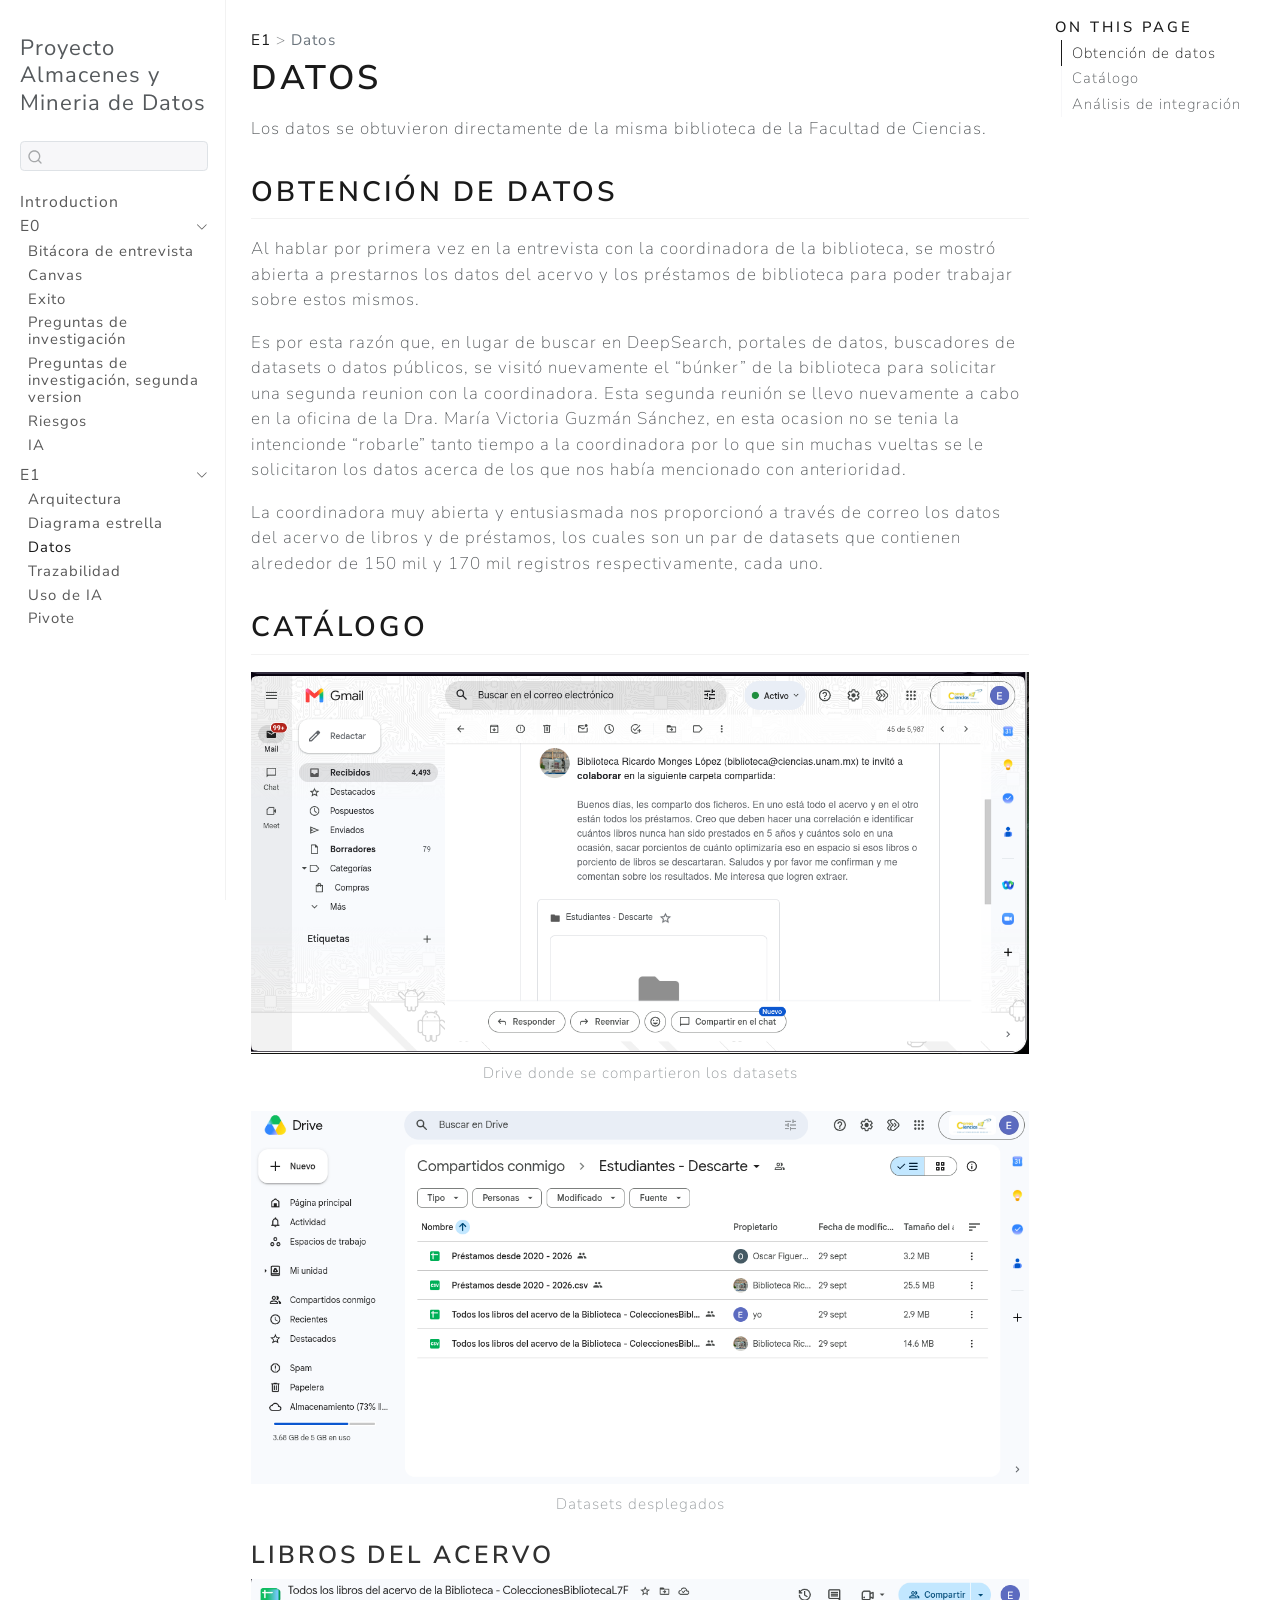
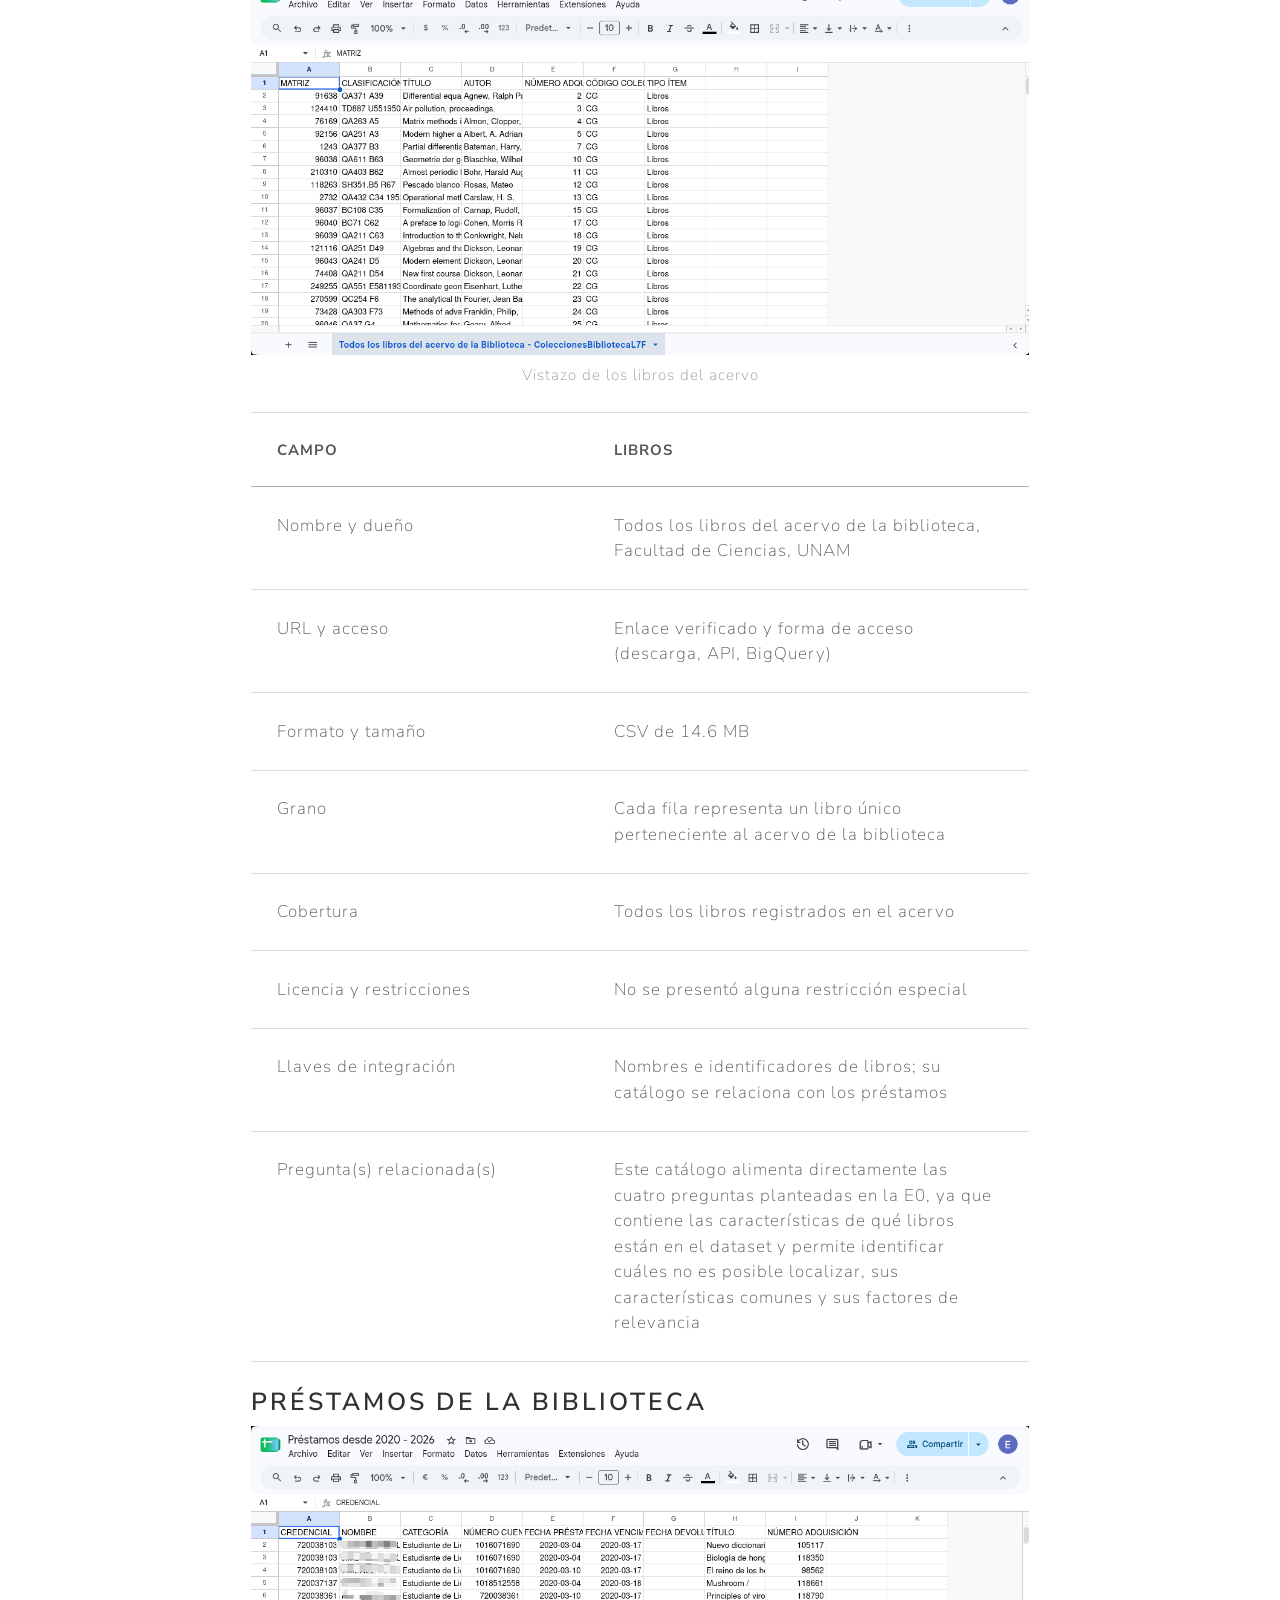
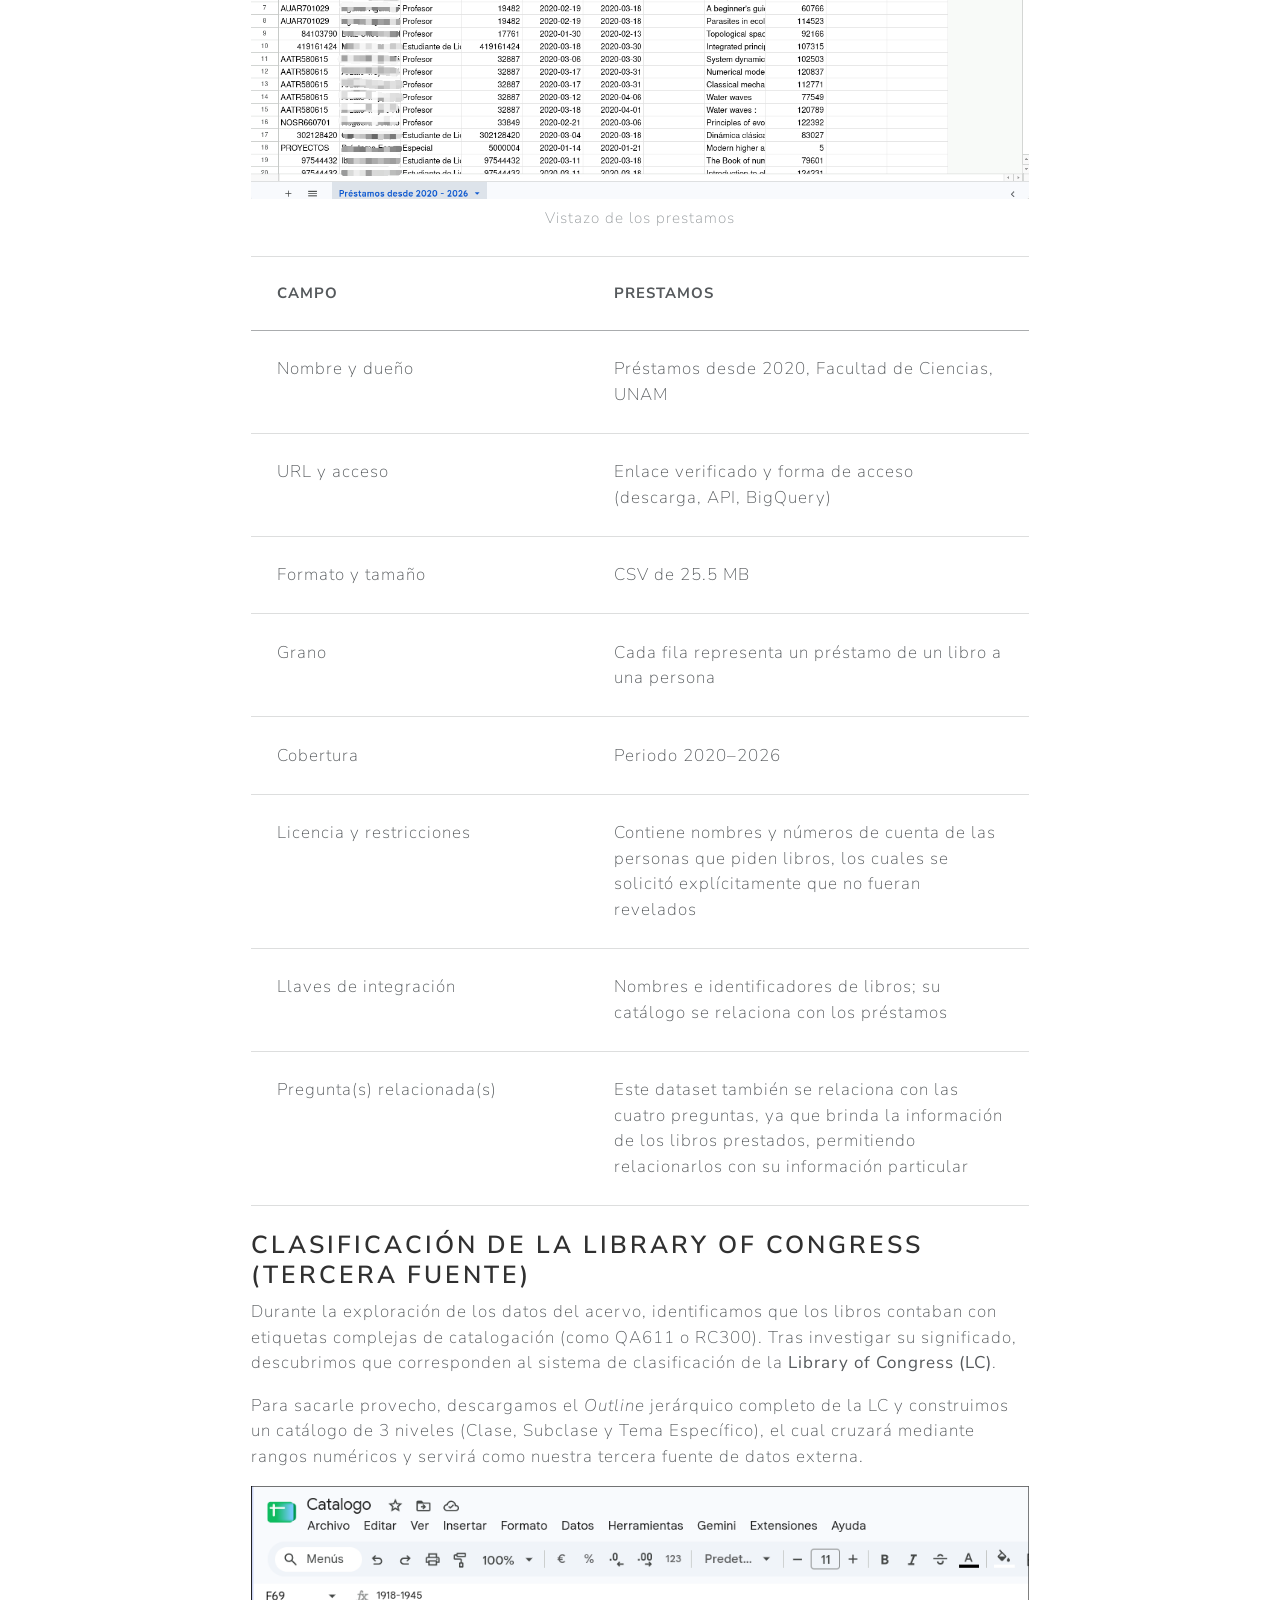
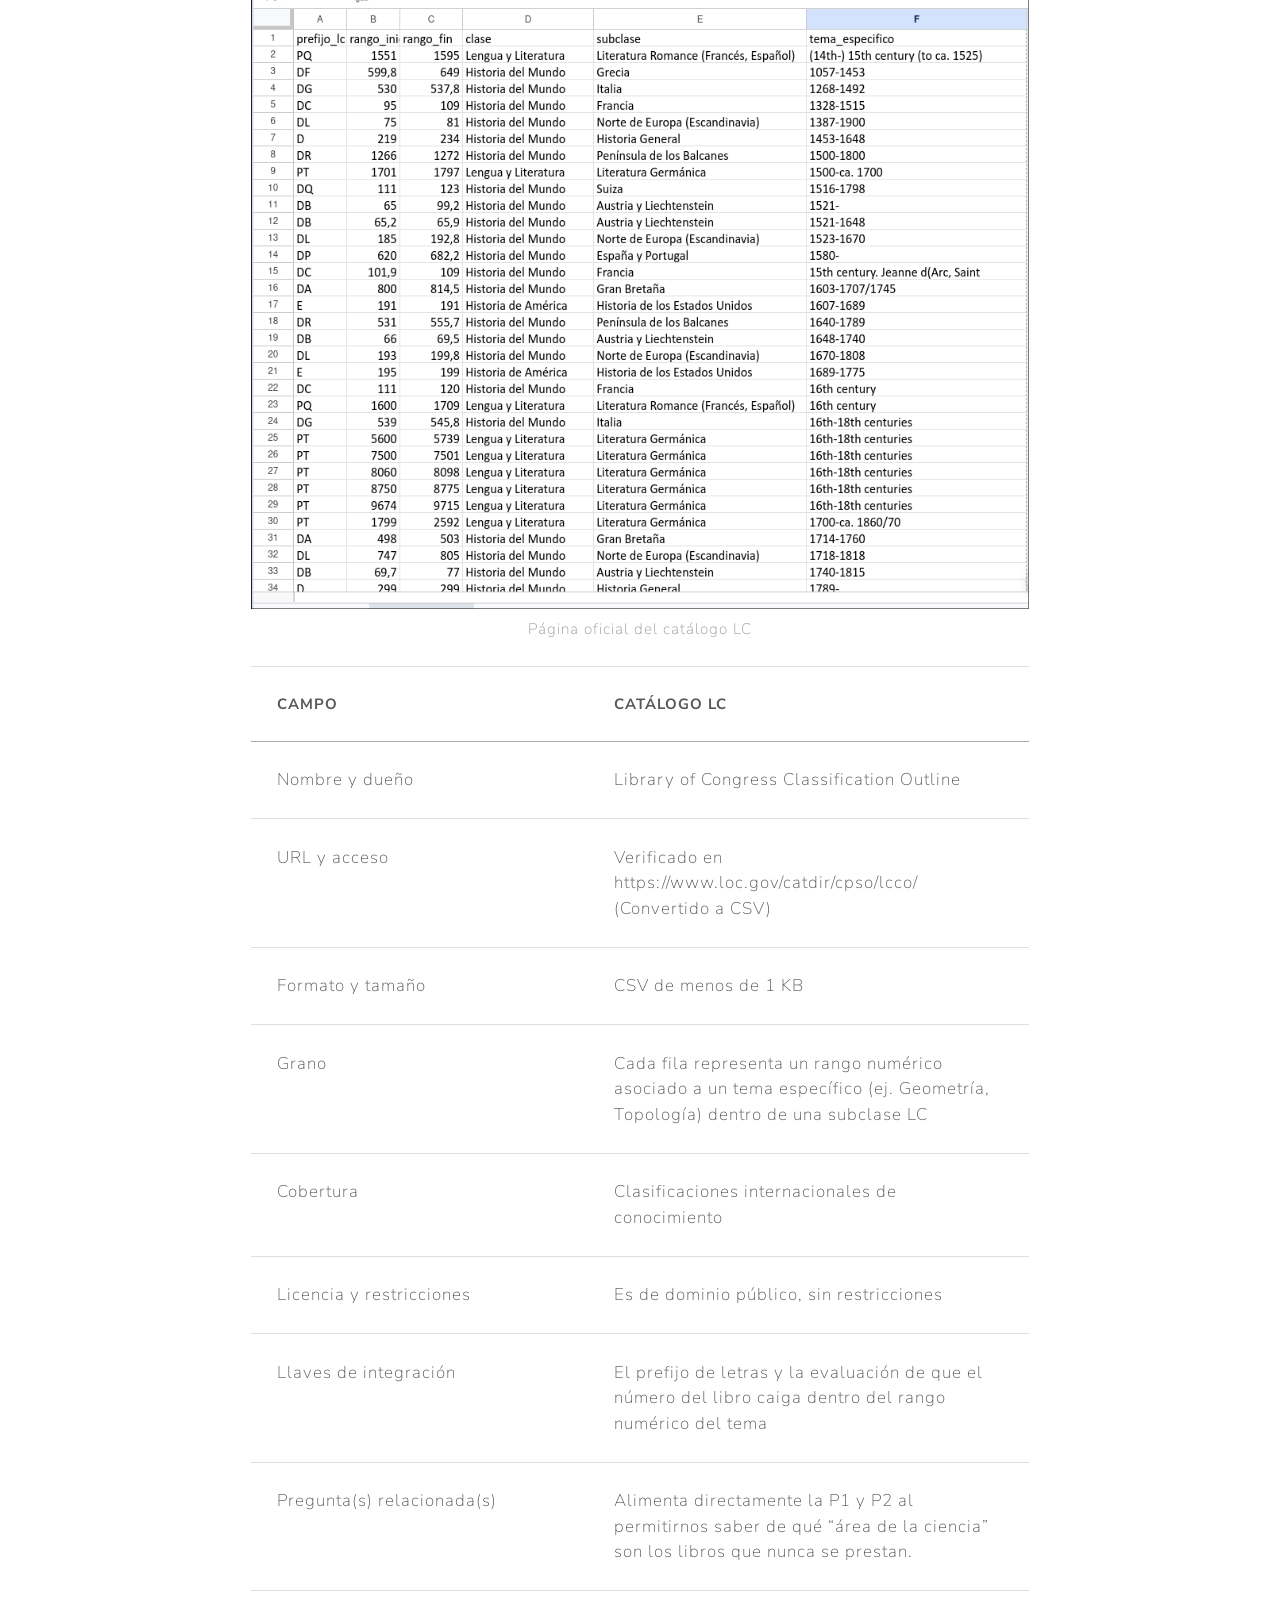
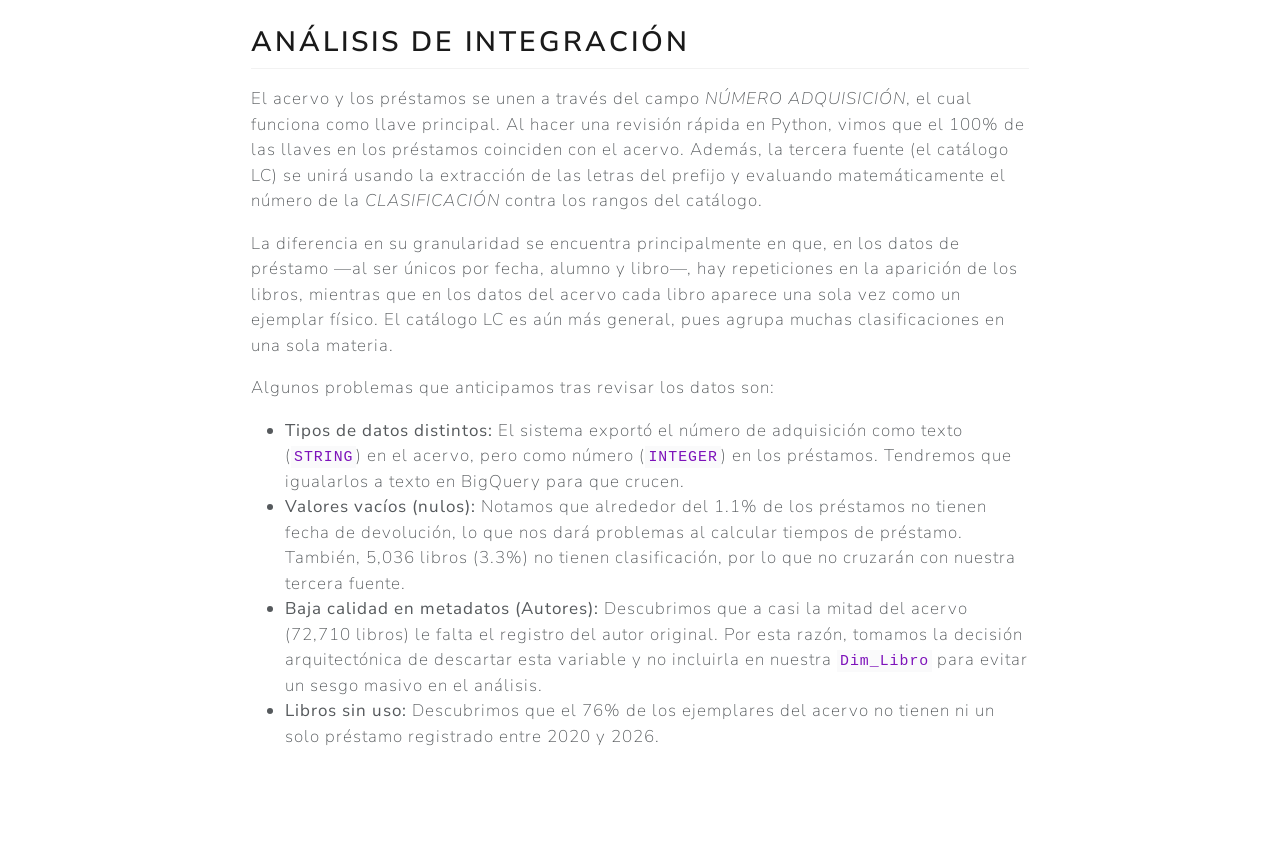
<file: entregas/E1_arquitectura_dw/fuentes.html>
<!DOCTYPE html>
<html xmlns="http://www.w3.org/1999/xhtml" lang="en" xml:lang="en"><head>

<meta charset="utf-8">
<meta name="generator" content="quarto-1.10.18">

<meta name="viewport" content="width=device-width, initial-scale=1.0, user-scalable=yes">


<title>Datos – Proyecto Almacenes y Mineria de Datos</title>
<style>
/* Default styles provided by pandoc.
** See https://pandoc.org/MANUAL.html#variables-for-html for config info.
*/
span.smallcaps{font-variant: small-caps;}
div.columns{display: flex; gap: 1.5em;}
div.column{flex: auto;}
@media screen {
div.columns{gap: min(4vw, 1.5em);}
div.column{overflow-x: auto;}
}
div.hanging-indent{margin-left: 1.5em; text-indent: -1.5em;}
ul.task-list{list-style: none;}
ul.task-list li input[type="checkbox"] {
  width: 0.8em;
  margin: 0 0.8em 0.2em -1em; /* quarto-specific, see https://github.com/quarto-dev/quarto-cli/issues/4556 */ 
  vertical-align: middle;
}
</style>


<script src="../../site_libs/quarto-nav/quarto-nav.js"></script>
<script src="../../site_libs/quarto-nav/headroom.min.js"></script>
<script src="../../site_libs/clipboard/clipboard.min.js"></script>
<script src="../../site_libs/quarto-search/autocomplete.umd.js"></script>
<script src="../../site_libs/quarto-search/fuse.min.js"></script>
<script src="../../site_libs/quarto-search/quarto-search.js"></script>
<meta name="quarto:offset" content="../../">
<script src="../../site_libs/quarto-html/quarto.js" type="module"></script>
<script src="../../site_libs/quarto-html/tabsets/tabsets.js" type="module"></script>
<script src="../../site_libs/quarto-html/popper.min.js"></script>
<script src="../../site_libs/quarto-html/tippy.umd.min.js"></script>
<script src="../../site_libs/quarto-html/anchor.min.js"></script>
<link href="../../site_libs/quarto-html/tippy.css" rel="stylesheet">
<link href="../../site_libs/quarto-html/quarto-syntax-highlighting-64a204ab8560d761af7679ceaba22944.css" rel="stylesheet" id="quarto-text-highlighting-styles">
<script src="../../site_libs/bootstrap/bootstrap.min.js"></script>
<link href="../../site_libs/bootstrap/bootstrap-icons.css" rel="stylesheet">
<link href="../../site_libs/bootstrap/bootstrap-d248f73aeb05ac65ad0b5326cc8879c1.min.css" rel="stylesheet" append-hash="true" id="quarto-bootstrap" data-mode="light">
<script id="quarto-search-options" type="application/json">{
  "location": "sidebar",
  "copy-button": false,
  "collapse-after": 3,
  "panel-placement": "start",
  "type": "textbox",
  "limit": 50,
  "keyboard-shortcut": [
    "f",
    "/",
    "s"
  ],
  "show-item-context": false,
  "language": {
    "search-no-results-text": "No results",
    "search-matching-documents-text": "matching documents",
    "search-copy-link-title": "Copy link to search",
    "search-hide-matches-text": "Hide additional matches",
    "search-more-match-text": "more match in this document",
    "search-more-matches-text": "more matches in this document",
    "search-clear-button-title": "Clear",
    "search-text-placeholder": "",
    "search-detached-cancel-button-title": "Cancel",
    "search-submit-button-title": "Submit",
    "search-label": "Search"
  }
}</script>


<link rel="stylesheet" href="../../styles.css">
</head>

<body class="nav-sidebar docked quarto-light">

<div id="quarto-search-results"></div>
  <header id="quarto-header" class="headroom fixed-top">
  <nav class="quarto-secondary-nav">
    <div class="container-fluid d-flex">
      <button type="button" class="quarto-btn-toggle btn" data-bs-toggle="collapse" role="button" data-bs-target=".quarto-sidebar-collapse-item" aria-controls="quarto-sidebar" aria-expanded="false" aria-label="Toggle sidebar navigation" onclick="if (window.quartoToggleHeadroom) { window.quartoToggleHeadroom(); }">
        <i class="bi bi-layout-text-sidebar-reverse"></i>
      </button>
        <nav class="quarto-page-breadcrumbs" aria-label="breadcrumb"><ol class="breadcrumb"><li class="breadcrumb-item"><a href="../../entregas/E1_arquitectura_dw/arquitectura.html">E1</a></li><li class="breadcrumb-item"><a href="../../entregas/E1_arquitectura_dw/fuentes.html">Datos</a></li></ol></nav>
        <a class="flex-grow-1" role="navigation" data-bs-toggle="collapse" data-bs-target=".quarto-sidebar-collapse-item" aria-controls="quarto-sidebar" aria-expanded="false" aria-label="Toggle sidebar navigation" onclick="if (window.quartoToggleHeadroom) { window.quartoToggleHeadroom(); }">      
        </a>
      <button type="button" class="btn quarto-search-button" aria-label="Search" onclick="window.quartoOpenSearch();">
        <i class="bi bi-search"></i>
      </button>
    </div>
  </nav>
</header>
<!-- content -->
<div id="quarto-content" class="quarto-container page-columns page-rows-contents page-layout-article">
<!-- sidebar -->
  <nav id="quarto-sidebar" class="sidebar collapse collapse-horizontal quarto-sidebar-collapse-item sidebar-navigation docked overflow-auto">
    <div class="pt-lg-2 mt-2 text-left sidebar-header">
    <div class="sidebar-title mb-0 py-0">
      <a href="../../">Proyecto Almacenes y Mineria de Datos</a> 
    </div>
      </div>
        <div class="mt-2 flex-shrink-0 align-items-center">
        <div class="sidebar-search">
        <div id="quarto-search" class="" title="Search"></div>
        </div>
        </div>
    <div class="sidebar-menu-container"> 
    <ul class="list-unstyled mt-1">
        <li class="sidebar-item">
  <div class="sidebar-item-container"> 
  <a href="../../index.html" class="sidebar-item-text sidebar-link">
 <span class="menu-text">Introduction</span></a>
  </div>
</li>
        <li class="sidebar-item sidebar-item-section">
      <div class="sidebar-item-container"> 
            <a href="../../entregas/E0_comprension_negocio/bitacora.html" class="sidebar-item-text sidebar-link">
 <span class="menu-text">E0</span></a>
          <a class="sidebar-item-toggle text-start" data-bs-toggle="collapse" data-bs-target="#quarto-sidebar-section-1" role="navigation" aria-expanded="true" aria-label="Toggle section">
            <i class="bi bi-chevron-right ms-2"></i>
          </a> 
      </div>
      <ul id="quarto-sidebar-section-1" class="collapse list-unstyled sidebar-section depth1 show">  
          <li class="sidebar-item">
  <div class="sidebar-item-container"> 
  <a href="../../entregas/E0_comprension_negocio/bitacora.html" class="sidebar-item-text sidebar-link">
 <span class="menu-text">Bitácora de entrevista</span></a>
  </div>
</li>
          <li class="sidebar-item">
  <div class="sidebar-item-container"> 
  <a href="../../entregas/E0_comprension_negocio/canvas.html" class="sidebar-item-text sidebar-link">
 <span class="menu-text">Canvas</span></a>
  </div>
</li>
          <li class="sidebar-item">
  <div class="sidebar-item-container"> 
  <a href="../../entregas/E0_comprension_negocio/criterio_exito.html" class="sidebar-item-text sidebar-link">
 <span class="menu-text">Exito</span></a>
  </div>
</li>
          <li class="sidebar-item">
  <div class="sidebar-item-container"> 
  <a href="../../entregas/E0_comprension_negocio/preguntas.html" class="sidebar-item-text sidebar-link">
 <span class="menu-text">Preguntas de investigación</span></a>
  </div>
</li>
          <li class="sidebar-item">
  <div class="sidebar-item-container"> 
  <a href="../../entregas/E0_comprension_negocio/preguntasv2.html" class="sidebar-item-text sidebar-link">
 <span class="menu-text">Preguntas de investigación, segunda version</span></a>
  </div>
</li>
          <li class="sidebar-item">
  <div class="sidebar-item-container"> 
  <a href="../../entregas/E0_comprension_negocio/riesgos_supuestos.html" class="sidebar-item-text sidebar-link">
 <span class="menu-text">Riesgos</span></a>
  </div>
</li>
          <li class="sidebar-item">
  <div class="sidebar-item-container"> 
  <a href="../../entregas/E0_comprension_negocio/uso_ia.html" class="sidebar-item-text sidebar-link">
 <span class="menu-text">IA</span></a>
  </div>
</li>
      </ul>
  </li>
        <li class="sidebar-item sidebar-item-section">
      <div class="sidebar-item-container"> 
            <a href="../../entregas/E1_arquitectura_dw/arquitectura.html" class="sidebar-item-text sidebar-link">
 <span class="menu-text">E1</span></a>
          <a class="sidebar-item-toggle text-start" data-bs-toggle="collapse" data-bs-target="#quarto-sidebar-section-2" role="navigation" aria-expanded="true" aria-label="Toggle section">
            <i class="bi bi-chevron-right ms-2"></i>
          </a> 
      </div>
      <ul id="quarto-sidebar-section-2" class="collapse list-unstyled sidebar-section depth1 show">  
          <li class="sidebar-item">
  <div class="sidebar-item-container"> 
  <a href="../../entregas/E1_arquitectura_dw/arquitectura.html" class="sidebar-item-text sidebar-link">
 <span class="menu-text">Arquitectura</span></a>
  </div>
</li>
          <li class="sidebar-item">
  <div class="sidebar-item-container"> 
  <a href="../../entregas/E1_arquitectura_dw/estrella.html" class="sidebar-item-text sidebar-link">
 <span class="menu-text">Diagrama estrella</span></a>
  </div>
</li>
          <li class="sidebar-item">
  <div class="sidebar-item-container"> 
  <a href="../../entregas/E1_arquitectura_dw/fuentes.html" class="sidebar-item-text sidebar-link active">
 <span class="menu-text">Datos</span></a>
  </div>
</li>
          <li class="sidebar-item">
  <div class="sidebar-item-container"> 
  <a href="../../entregas/E1_arquitectura_dw/trazabilidad.html" class="sidebar-item-text sidebar-link">
 <span class="menu-text">Trazabilidad</span></a>
  </div>
</li>
          <li class="sidebar-item">
  <div class="sidebar-item-container"> 
  <a href="../../entregas/E1_arquitectura_dw/uso_ia.html" class="sidebar-item-text sidebar-link">
 <span class="menu-text">Uso de IA</span></a>
  </div>
</li>
          <li class="sidebar-item">
  <div class="sidebar-item-container"> 
  <a href="../../entregas/E1_arquitectura_dw/pivote.html" class="sidebar-item-text sidebar-link">
 <span class="menu-text">Pivote</span></a>
  </div>
</li>
      </ul>
  </li>
    </ul>
    </div>
</nav>
<div id="quarto-sidebar-glass" class="quarto-sidebar-collapse-item" data-bs-toggle="collapse" data-bs-target=".quarto-sidebar-collapse-item"></div>
<!-- margin-sidebar -->
    <div id="quarto-margin-sidebar" class="sidebar margin-sidebar">
        <nav id="TOC" role="doc-toc" class="toc-active">
    <h2 id="toc-title">On this page</h2>
   
  <ul>
  <li><a href="#obtención-de-datos" id="toc-obtención-de-datos" class="nav-link active" data-scroll-target="#obtención-de-datos">Obtención de datos</a></li>
  <li><a href="#catálogo" id="toc-catálogo" class="nav-link" data-scroll-target="#catálogo">Catálogo</a>
  <ul class="collapse">
  <li><a href="#libros-del-acervo" id="toc-libros-del-acervo" class="nav-link" data-scroll-target="#libros-del-acervo">Libros del acervo</a></li>
  <li><a href="#préstamos-de-la-biblioteca" id="toc-préstamos-de-la-biblioteca" class="nav-link" data-scroll-target="#préstamos-de-la-biblioteca">Préstamos de la biblioteca</a></li>
  <li><a href="#clasificación-de-la-library-of-congress-tercera-fuente" id="toc-clasificación-de-la-library-of-congress-tercera-fuente" class="nav-link" data-scroll-target="#clasificación-de-la-library-of-congress-tercera-fuente">Clasificación de la Library of Congress (Tercera fuente)</a></li>
  </ul></li>
  <li><a href="#análisis-de-integración" id="toc-análisis-de-integración" class="nav-link" data-scroll-target="#análisis-de-integración">Análisis de integración</a></li>
  </ul>
</nav>
    </div>
<!-- main -->
<main class="content" id="quarto-document-content">

<header id="title-block-header" class="quarto-title-block default"><nav class="quarto-page-breadcrumbs quarto-title-breadcrumbs d-none d-lg-block" aria-label="breadcrumb"><ol class="breadcrumb"><li class="breadcrumb-item"><a href="../../entregas/E1_arquitectura_dw/arquitectura.html">E1</a></li><li class="breadcrumb-item"><a href="../../entregas/E1_arquitectura_dw/fuentes.html">Datos</a></li></ol></nav>
<div class="quarto-title">
<h1 class="title">Datos</h1>
</div>



<div class="quarto-title-meta">

    
  
    
  </div>
  


</header>


<p>Los datos se obtuvieron directamente de la misma biblioteca de la Facultad de Ciencias.</p>
<section id="obtención-de-datos" class="level2">
<h2 class="anchored" data-anchor-id="obtención-de-datos">Obtención de datos</h2>
<p>Al hablar por primera vez en la entrevista con la coordinadora de la biblioteca, se mostró abierta a prestarnos los datos del acervo y los préstamos de biblioteca para poder trabajar sobre estos mismos.</p>
<p>Es por esta razón que, en lugar de buscar en DeepSearch, portales de datos, buscadores de datasets o datos públicos, se visitó nuevamente el “búnker” de la biblioteca para solicitar una segunda reunion con la coordinadora. Esta segunda reunión se llevo nuevamente a cabo en la oficina de la Dra. María Victoria Guzmán Sánchez, en esta ocasion no se tenia la intencionde “robarle” tanto tiempo a la coordinadora por lo que sin muchas vueltas se le solicitaron los datos acerca de los que nos había mencionado con anterioridad.</p>
<p>La coordinadora muy abierta y entusiasmada nos proporcionó a través de correo los datos del acervo de libros y de préstamos, los cuales son un par de datasets que contienen alrededor de 150 mil y 170 mil registros respectivamente, cada uno.</p>
</section>
<section id="catálogo" class="level2">
<h2 class="anchored" data-anchor-id="catálogo">Catálogo</h2>
<div style="font-size: 1.5em; text-align: center;">
<div class="quarto-figure quarto-figure-center">
<figure class="figure">
<p><img src="img/2026-10-05_17-33-41.png" class="img-fluid figure-img" width="1000"></p>
<figcaption>Drive donde se compartieron los datasets</figcaption>
</figure>
</div>
</div>
<div style="font-size: 1.5em; text-align: center;">
<div class="quarto-figure quarto-figure-center">
<figure class="figure">
<p><img src="img/2026-10-05_17-33-50.png" class="img-fluid figure-img" width="1000"></p>
<figcaption>Datasets desplegados</figcaption>
</figure>
</div>
</div>
<section id="libros-del-acervo" class="level3">
<h3 class="anchored" data-anchor-id="libros-del-acervo">Libros del acervo</h3>
<div style="font-size: 1.5em; text-align: center;">
<div class="quarto-figure quarto-figure-center">
<figure class="figure">
<p><img src="img/2026-10-05_17-34-24.png" class="img-fluid figure-img" width="1000"></p>
<figcaption>Vistazo de los libros del acervo</figcaption>
</figure>
</div>
</div>
<table class="caption-top table">
<colgroup>
<col style="width: 43%">
<col style="width: 56%">
</colgroup>
<thead>
<tr class="header">
<th>Campo</th>
<th>Libros</th>
</tr>
</thead>
<tbody>
<tr class="odd">
<td>Nombre y dueño</td>
<td>Todos los libros del acervo de la biblioteca, Facultad de Ciencias, UNAM</td>
</tr>
<tr class="even">
<td>URL y acceso</td>
<td>Enlace verificado y forma de acceso (descarga, API, BigQuery)</td>
</tr>
<tr class="odd">
<td>Formato y tamaño</td>
<td>CSV de 14.6 MB</td>
</tr>
<tr class="even">
<td>Grano</td>
<td>Cada fila representa un libro único perteneciente al acervo de la biblioteca</td>
</tr>
<tr class="odd">
<td>Cobertura</td>
<td>Todos los libros registrados en el acervo</td>
</tr>
<tr class="even">
<td>Licencia y restricciones</td>
<td>No se presentó alguna restricción especial</td>
</tr>
<tr class="odd">
<td>Llaves de integración</td>
<td>Nombres e identificadores de libros; su catálogo se relaciona con los préstamos</td>
</tr>
<tr class="even">
<td>Pregunta(s) relacionada(s)</td>
<td>Este catálogo alimenta directamente las cuatro preguntas planteadas en la E0, ya que contiene las características de qué libros están en el dataset y permite identificar cuáles no es posible localizar, sus características comunes y sus factores de relevancia</td>
</tr>
</tbody>
</table>
</section>
<section id="préstamos-de-la-biblioteca" class="level3">
<h3 class="anchored" data-anchor-id="préstamos-de-la-biblioteca">Préstamos de la biblioteca</h3>
<div style="font-size: 1.5em; text-align: center;">
<div class="quarto-figure quarto-figure-center">
<figure class="figure">
<p><img src="img/2026-10-05_17-34-04.png" class="img-fluid figure-img" width="1000"></p>
<figcaption>Vistazo de los prestamos</figcaption>
</figure>
</div>
</div>
<table class="caption-top table">
<colgroup>
<col style="width: 43%">
<col style="width: 56%">
</colgroup>
<thead>
<tr class="header">
<th>Campo</th>
<th>Prestamos</th>
</tr>
</thead>
<tbody>
<tr class="odd">
<td>Nombre y dueño</td>
<td>Préstamos desde 2020, Facultad de Ciencias, UNAM</td>
</tr>
<tr class="even">
<td>URL y acceso</td>
<td>Enlace verificado y forma de acceso (descarga, API, BigQuery)</td>
</tr>
<tr class="odd">
<td>Formato y tamaño</td>
<td>CSV de 25.5 MB</td>
</tr>
<tr class="even">
<td>Grano</td>
<td>Cada fila representa un préstamo de un libro a una persona</td>
</tr>
<tr class="odd">
<td>Cobertura</td>
<td>Periodo 2020–2026</td>
</tr>
<tr class="even">
<td>Licencia y restricciones</td>
<td>Contiene nombres y números de cuenta de las personas que piden libros, los cuales se solicitó explícitamente que no fueran revelados</td>
</tr>
<tr class="odd">
<td>Llaves de integración</td>
<td>Nombres e identificadores de libros; su catálogo se relaciona con los préstamos</td>
</tr>
<tr class="even">
<td>Pregunta(s) relacionada(s)</td>
<td>Este dataset también se relaciona con las cuatro preguntas, ya que brinda la información de los libros prestados, permitiendo relacionarlos con su información particular</td>
</tr>
</tbody>
</table>
</section>
<section id="clasificación-de-la-library-of-congress-tercera-fuente" class="level3">
<h3 class="anchored" data-anchor-id="clasificación-de-la-library-of-congress-tercera-fuente">Clasificación de la Library of Congress (Tercera fuente)</h3>
<p>Durante la exploración de los datos del acervo, identificamos que los libros contaban con etiquetas complejas de catalogación (como QA611 o RC300). Tras investigar su significado, descubrimos que corresponden al sistema de clasificación de la <strong>Library of Congress (LC)</strong>.</p>
<p>Para sacarle provecho, descargamos el <em>Outline</em> jerárquico completo de la LC y construimos un catálogo de 3 niveles (Clase, Subclase y Tema Específico), el cual cruzará mediante rangos numéricos y servirá como nuestra tercera fuente de datos externa.</p>
<div style="font-size: 1.5em; text-align: center;">
<div class="quarto-figure quarto-figure-center">
<figure class="figure">
<p><img src="img/Catalogo.png" class="img-fluid figure-img" width="1000"></p>
<figcaption>Página oficial del catálogo LC</figcaption>
</figure>
</div>
</div>
<table class="caption-top table">
<colgroup>
<col style="width: 43%">
<col style="width: 56%">
</colgroup>
<thead>
<tr class="header">
<th>Campo</th>
<th>Catálogo LC</th>
</tr>
</thead>
<tbody>
<tr class="odd">
<td>Nombre y dueño</td>
<td>Library of Congress Classification Outline</td>
</tr>
<tr class="even">
<td>URL y acceso</td>
<td>Verificado en https://www.loc.gov/catdir/cpso/lcco/ (Convertido a CSV)</td>
</tr>
<tr class="odd">
<td>Formato y tamaño</td>
<td>CSV de menos de 1 KB</td>
</tr>
<tr class="even">
<td>Grano</td>
<td>Cada fila representa un rango numérico asociado a un tema específico (ej. Geometría, Topología) dentro de una subclase LC</td>
</tr>
<tr class="odd">
<td>Cobertura</td>
<td>Clasificaciones internacionales de conocimiento</td>
</tr>
<tr class="even">
<td>Licencia y restricciones</td>
<td>Es de dominio público, sin restricciones</td>
</tr>
<tr class="odd">
<td>Llaves de integración</td>
<td>El prefijo de letras y la evaluación de que el número del libro caiga dentro del rango numérico del tema</td>
</tr>
<tr class="even">
<td>Pregunta(s) relacionada(s)</td>
<td>Alimenta directamente la P1 y P2 al permitirnos saber de qué “área de la ciencia” son los libros que nunca se prestan.</td>
</tr>
</tbody>
</table>
</section>
</section>
<section id="análisis-de-integración" class="level2">
<h2 class="anchored" data-anchor-id="análisis-de-integración">Análisis de integración</h2>
<p>El acervo y los préstamos se unen a través del campo <em>NÚMERO ADQUISICIÓN</em>, el cual funciona como llave principal. Al hacer una revisión rápida en Python, vimos que el 100% de las llaves en los préstamos coinciden con el acervo. Además, la tercera fuente (el catálogo LC) se unirá usando la extracción de las letras del prefijo y evaluando matemáticamente el número de la <em>CLASIFICACIÓN</em> contra los rangos del catálogo.</p>
<p>La diferencia en su granularidad se encuentra principalmente en que, en los datos de préstamo —al ser únicos por fecha, alumno y libro—, hay repeticiones en la aparición de los libros, mientras que en los datos del acervo cada libro aparece una sola vez como un ejemplar físico. El catálogo LC es aún más general, pues agrupa muchas clasificaciones en una sola materia.</p>
<p>Algunos problemas que anticipamos tras revisar los datos son:</p>
<ul>
<li><strong>Tipos de datos distintos:</strong> El sistema exportó el número de adquisición como texto (<code>STRING</code>) en el acervo, pero como número (<code>INTEGER</code>) en los préstamos. Tendremos que igualarlos a texto en BigQuery para que crucen.</li>
<li><strong>Valores vacíos (nulos):</strong> Notamos que alrededor del 1.1% de los préstamos no tienen fecha de devolución, lo que nos dará problemas al calcular tiempos de préstamo. También, 5,036 libros (3.3%) no tienen clasificación, por lo que no cruzarán con nuestra tercera fuente.</li>
<li><strong>Baja calidad en metadatos (Autores):</strong> Descubrimos que a casi la mitad del acervo (72,710 libros) le falta el registro del autor original. Por esta razón, tomamos la decisión arquitectónica de descartar esta variable y no incluirla en nuestra <code>Dim_Libro</code> para evitar un sesgo masivo en el análisis.</li>
<li><strong>Libros sin uso:</strong> Descubrimos que el 76% de los ejemplares del acervo no tienen ni un solo préstamo registrado entre 2020 y 2026.</li>
</ul>


</section>

</main> <!-- /main -->
<script id="quarto-html-after-body" type="application/javascript">
  window.document.addEventListener("DOMContentLoaded", function (event) {
    const icon = "";
    const anchorJS = new window.AnchorJS();
    anchorJS.options = {
      placement: 'right',
      icon: icon
    };
    anchorJS.add('.anchored');
    const isCodeAnnotation = (el) => {
      for (const clz of el.classList) {
        if (clz.startsWith('code-annotation-')) {                     
          return true;
        }
      }
      return false;
    }
    const onCopySuccess = function(e) {
      // button target
      const button = e.trigger;
      // don't keep focus
      button.blur();
      // flash "checked"
      button.classList.add('code-copy-button-checked');
      var currentTitle = button.getAttribute("title");
      button.setAttribute("title", "Copied!");
      let tooltip;
      if (window.bootstrap) {
        button.setAttribute("data-bs-toggle", "tooltip");
        button.setAttribute("data-bs-placement", "left");
        button.setAttribute("data-bs-title", "Copied!");
        tooltip = new bootstrap.Tooltip(button, 
          { trigger: "manual", 
            customClass: "code-copy-button-tooltip",
            offset: [0, -8]});
        tooltip.show();    
      }
      setTimeout(function() {
        if (tooltip) {
          tooltip.hide();
          button.removeAttribute("data-bs-title");
          button.removeAttribute("data-bs-toggle");
          button.removeAttribute("data-bs-placement");
        }
        button.setAttribute("title", currentTitle);
        button.classList.remove('code-copy-button-checked');
      }, 1000);
      // clear code selection
      e.clearSelection();
    }
    const getTextToCopy = function(trigger) {
      const outerScaffold = trigger.parentElement.cloneNode(true);
      const codeEl = outerScaffold.querySelector('code');
      for (const childEl of codeEl.children) {
        if (isCodeAnnotation(childEl)) {
          childEl.remove();
        }
      }
      return codeEl.innerText;
    }
    const clipboard = new window.ClipboardJS('.code-copy-button:not([data-in-quarto-modal])', {
      text: getTextToCopy
    });
    clipboard.on('success', onCopySuccess);
    if (window.document.getElementById('quarto-embedded-source-code-modal')) {
      const clipboardModal = new window.ClipboardJS('.code-copy-button[data-in-quarto-modal]', {
        text: getTextToCopy,
        container: window.document.getElementById('quarto-embedded-source-code-modal')
      });
      clipboardModal.on('success', onCopySuccess);
    }
      var localhostRegex = new RegExp(/^(?:http|https):\/\/localhost\:?[0-9]*\//);
      var mailtoRegex = new RegExp(/^mailto:/);
        var filterRegex = new RegExp("https:\/\/EmilianoLuna09099\.github\.io\/ProyectoAyMD\/");
      var isInternal = (href) => {
          return filterRegex.test(href) || localhostRegex.test(href) || mailtoRegex.test(href);
      }
      // Inspect non-navigation links and adorn them if external
     var links = window.document.querySelectorAll('a[href]:not(.nav-link):not(.navbar-brand):not(.toc-action):not(.sidebar-link):not(.sidebar-item-toggle):not(.pagination-link):not(.no-external):not([aria-hidden]):not(.dropdown-item):not(.quarto-navigation-tool):not(.about-link)');
      for (var i=0; i<links.length; i++) {
        const link = links[i];
        if (!isInternal(link.href)) {
          // undo the damage that might have been done by quarto-nav.js in the case of
          // links that we want to consider external
          if (link.dataset.originalHref !== undefined) {
            link.href = link.dataset.originalHref;
          }
        }
      }
    function tippyHover(el, contentFn, onTriggerFn, onUntriggerFn) {
      const config = {
        allowHTML: true,
        maxWidth: 500,
        delay: 100,
        arrow: false,
        appendTo: function(el) {
            return el.parentElement;
        },
        interactive: true,
        interactiveBorder: 10,
        theme: 'quarto',
        placement: 'bottom-start',
      };
      if (contentFn) {
        config.content = contentFn;
      }
      if (onTriggerFn) {
        config.onTrigger = onTriggerFn;
      }
      if (onUntriggerFn) {
        config.onUntrigger = onUntriggerFn;
      }
      window.tippy(el, config); 
    }
    const noterefs = window.document.querySelectorAll('a[role="doc-noteref"]');
    for (var i=0; i<noterefs.length; i++) {
      const ref = noterefs[i];
      tippyHover(ref, function() {
        // use id or data attribute instead here
        let href = ref.getAttribute('data-footnote-href') || ref.getAttribute('href');
        try { href = new URL(href).hash; } catch {}
        const id = href.replace(/^#\/?/, "");
        const note = window.document.getElementById(id);
        if (note) {
          return note.innerHTML;
        } else {
          return "";
        }
      });
    }
    const xrefs = window.document.querySelectorAll('a.quarto-xref');
    const processXRef = (id, note) => {
      // Strip column container classes
      const stripColumnClz = (el) => {
        el.classList.remove("page-full", "page-columns");
        if (el.children) {
          for (const child of el.children) {
            stripColumnClz(child);
          }
        }
      }
      stripColumnClz(note)
      if (id === null || id.startsWith('sec-')) {
        // Special case sections, only their first couple elements
        const container = document.createElement("div");
        if (note.children && note.children.length > 2) {
          container.appendChild(note.children[0].cloneNode(true));
          for (let i = 1; i < note.children.length; i++) {
            const child = note.children[i];
            if (child.tagName === "P" && child.innerText === "") {
              continue;
            } else {
              container.appendChild(child.cloneNode(true));
              break;
            }
          }
          if (window.Quarto?.typesetMath) {
            window.Quarto.typesetMath(container);
          }
          return container.innerHTML
        } else {
          if (window.Quarto?.typesetMath) {
            window.Quarto.typesetMath(note);
          }
          return note.innerHTML;
        }
      } else {
        // Remove any anchor links if they are present
        const anchorLink = note.querySelector('a.anchorjs-link');
        if (anchorLink) {
          anchorLink.remove();
        }
        if (window.Quarto?.typesetMath) {
          window.Quarto.typesetMath(note);
        }
        if (note.classList.contains("callout")) {
          return note.outerHTML;
        } else {
          return note.innerHTML;
        }
      }
    }
    for (var i=0; i<xrefs.length; i++) {
      const xref = xrefs[i];
      tippyHover(xref, undefined, function(instance) {
        instance.disable();
        let url = xref.getAttribute('href');
        let hash = undefined; 
        if (url.startsWith('#')) {
          hash = url;
        } else {
          try { hash = new URL(url).hash; } catch {}
        }
        if (hash) {
          const id = hash.replace(/^#\/?/, "");
          const note = window.document.getElementById(id);
          if (note !== null) {
            try {
              const html = processXRef(id, note.cloneNode(true));
              instance.setContent(html);
            } finally {
              instance.enable();
              instance.show();
            }
          } else {
            // See if we can fetch this
            fetch(url.split('#')[0])
            .then(res => res.text())
            .then(html => {
              const parser = new DOMParser();
              const htmlDoc = parser.parseFromString(html, "text/html");
              const note = htmlDoc.getElementById(id);
              if (note !== null) {
                const html = processXRef(id, note);
                instance.setContent(html);
              } 
            }).finally(() => {
              instance.enable();
              instance.show();
            });
          }
        } else {
          // See if we can fetch a full url (with no hash to target)
          // This is a special case and we should probably do some content thinning / targeting
          fetch(url)
          .then(res => res.text())
          .then(html => {
            const parser = new DOMParser();
            const htmlDoc = parser.parseFromString(html, "text/html");
            const note = htmlDoc.querySelector('main.content');
            if (note !== null) {
              // This should only happen for chapter cross references
              // (since there is no id in the URL)
              // remove the first header
              if (note.children.length > 0 && note.children[0].tagName === "HEADER") {
                note.children[0].remove();
              }
              const html = processXRef(null, note);
              instance.setContent(html);
            } 
          }).finally(() => {
            instance.enable();
            instance.show();
          });
        }
      }, function(instance) {
      });
    }
        let selectedAnnoteEl;
        const selectorForAnnotation = ( cell, annotation) => {
          let cellAttr = 'data-code-cell="' + cell + '"';
          let lineAttr = 'data-code-annotation="' +  annotation + '"';
          const selector = 'span[' + cellAttr + '][' + lineAttr + ']';
          return selector;
        }
        const selectCodeLines = (annoteEl) => {
          const doc = window.document;
          const targetCell = annoteEl.getAttribute("data-target-cell");
          const targetAnnotation = annoteEl.getAttribute("data-target-annotation");
          const annoteSpan = window.document.querySelector(selectorForAnnotation(targetCell, targetAnnotation));
          const lines = annoteSpan.getAttribute("data-code-lines").split(",");
          const lineIds = lines.map((line) => {
            return targetCell + "-" + line;
          })
          let top = null;
          let height = null;
          let parent = null;
          if (lineIds.length > 0) {
              //compute the position of the single el (top and bottom and make a div)
              const el = window.document.getElementById(lineIds[0]);
              top = el.offsetTop;
              height = el.offsetHeight;
              parent = el.parentElement.parentElement;
            if (lineIds.length > 1) {
              const lastEl = window.document.getElementById(lineIds[lineIds.length - 1]);
              const bottom = lastEl.offsetTop + lastEl.offsetHeight;
              height = bottom - top;
            }
            if (top !== null && height !== null && parent !== null) {
              // cook up a div (if necessary) and position it 
              let div = window.document.getElementById("code-annotation-line-highlight");
              if (div === null) {
                div = window.document.createElement("div");
                div.setAttribute("id", "code-annotation-line-highlight");
                div.style.position = 'absolute';
                parent.appendChild(div);
              }
              div.style.top = top - 2 + "px";
              div.style.height = height + 4 + "px";
              div.style.left = 0;
              let gutterDiv = window.document.getElementById("code-annotation-line-highlight-gutter");
              if (gutterDiv === null) {
                gutterDiv = window.document.createElement("div");
                gutterDiv.setAttribute("id", "code-annotation-line-highlight-gutter");
                gutterDiv.style.position = 'absolute';
                const codeCell = window.document.getElementById(targetCell);
                const gutter = codeCell.querySelector('.code-annotation-gutter');
                gutter.appendChild(gutterDiv);
              }
              gutterDiv.style.top = top - 2 + "px";
              gutterDiv.style.height = height + 4 + "px";
            }
            selectedAnnoteEl = annoteEl;
          }
        };
        const unselectCodeLines = () => {
          const elementsIds = ["code-annotation-line-highlight", "code-annotation-line-highlight-gutter"];
          elementsIds.forEach((elId) => {
            const div = window.document.getElementById(elId);
            if (div) {
              div.remove();
            }
          });
          selectedAnnoteEl = undefined;
        };
          // Handle positioning of the toggle
      window.addEventListener(
        "resize",
        throttle(() => {
          elRect = undefined;
          if (selectedAnnoteEl) {
            selectCodeLines(selectedAnnoteEl);
          }
        }, 10)
      );
      function throttle(fn, ms) {
      let throttle = false;
      let timer;
        return (...args) => {
          if(!throttle) { // first call gets through
              fn.apply(this, args);
              throttle = true;
          } else { // all the others get throttled
              if(timer) clearTimeout(timer); // cancel #2
              timer = setTimeout(() => {
                fn.apply(this, args);
                timer = throttle = false;
              }, ms);
          }
        };
      }
        // Attach click handler to the DT
        const annoteDls = window.document.querySelectorAll('dt[data-target-cell]');
        for (const annoteDlNode of annoteDls) {
          annoteDlNode.addEventListener('click', (event) => {
            const clickedEl = event.target;
            if (clickedEl !== selectedAnnoteEl) {
              unselectCodeLines();
              const activeEl = window.document.querySelector('dt[data-target-cell].code-annotation-active');
              if (activeEl) {
                activeEl.classList.remove('code-annotation-active');
              }
              selectCodeLines(clickedEl);
              clickedEl.classList.add('code-annotation-active');
            } else {
              // Unselect the line
              unselectCodeLines();
              clickedEl.classList.remove('code-annotation-active');
            }
          });
        }
    const findCites = (el) => {
      const parentEl = el.parentElement;
      if (parentEl) {
        const cites = parentEl.dataset.cites;
        if (cites) {
          return {
            el,
            cites: cites.split(' ')
          };
        } else {
          return findCites(el.parentElement)
        }
      } else {
        return undefined;
      }
    };
    var bibliorefs = window.document.querySelectorAll('a[role="doc-biblioref"]');
    for (var i=0; i<bibliorefs.length; i++) {
      const ref = bibliorefs[i];
      const citeInfo = findCites(ref);
      if (citeInfo) {
        tippyHover(citeInfo.el, function() {
          var popup = window.document.createElement('div');
          citeInfo.cites.forEach(function(cite) {
            var citeDiv = window.document.createElement('div');
            citeDiv.classList.add('hanging-indent');
            citeDiv.classList.add('csl-entry');
            var biblioDiv = window.document.getElementById('ref-' + cite);
            if (biblioDiv) {
              citeDiv.innerHTML = biblioDiv.innerHTML;
            }
            popup.appendChild(citeDiv);
          });
          return popup.innerHTML;
        });
      }
    }
  });
  </script>
</div> <!-- /content -->




</body></html>
</file>
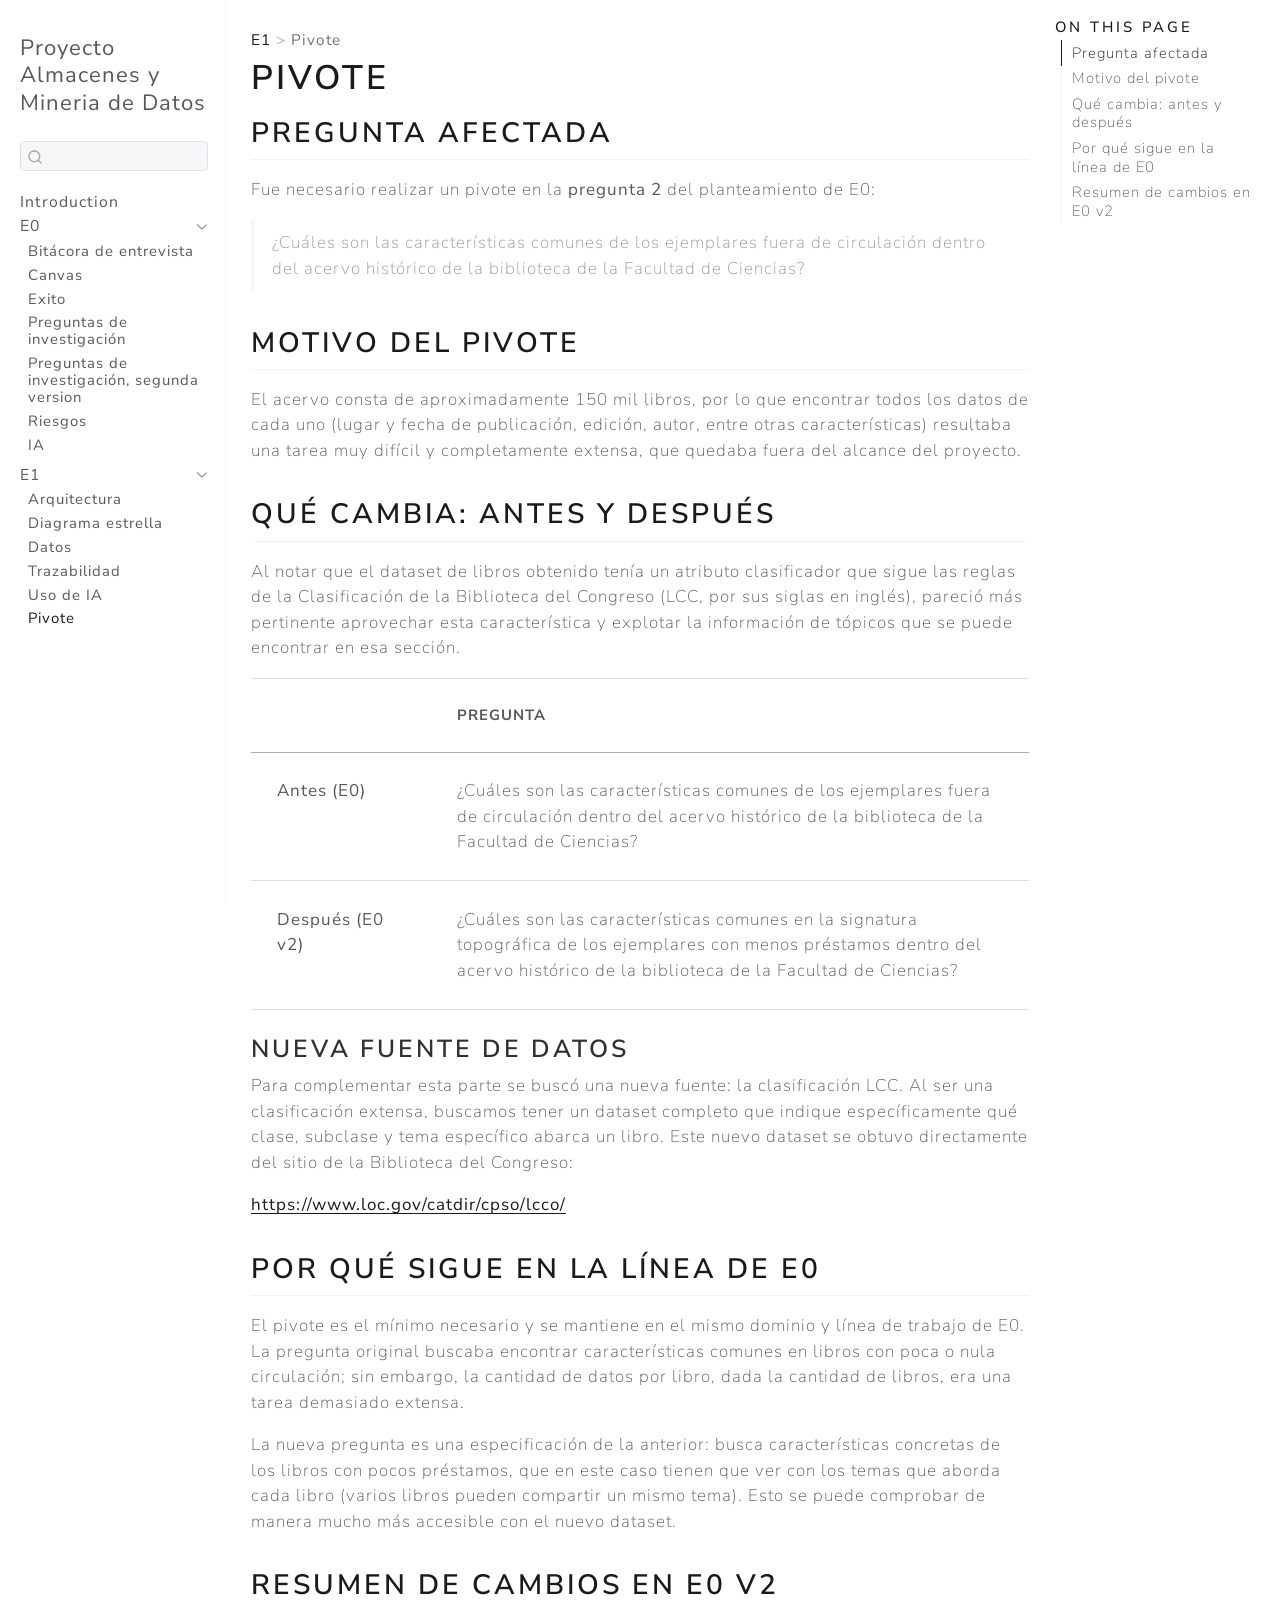
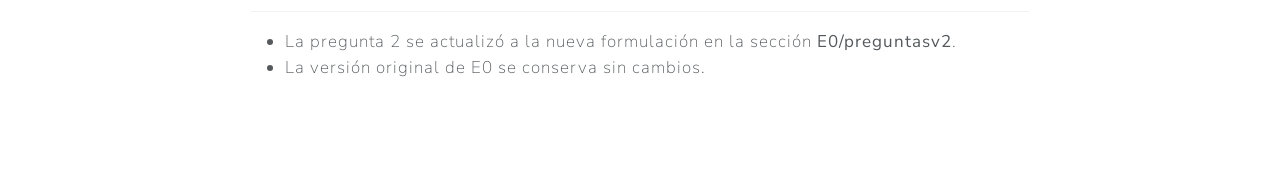
<file: entregas/E1_arquitectura_dw/pivote.html>
<!DOCTYPE html>
<html xmlns="http://www.w3.org/1999/xhtml" lang="en" xml:lang="en"><head>

<meta charset="utf-8">
<meta name="generator" content="quarto-1.10.18">

<meta name="viewport" content="width=device-width, initial-scale=1.0, user-scalable=yes">


<title>Pivote – Proyecto Almacenes y Mineria de Datos</title>
<style>
/* Default styles provided by pandoc.
** See https://pandoc.org/MANUAL.html#variables-for-html for config info.
*/
span.smallcaps{font-variant: small-caps;}
div.columns{display: flex; gap: 1.5em;}
div.column{flex: auto;}
@media screen {
div.columns{gap: min(4vw, 1.5em);}
div.column{overflow-x: auto;}
}
div.hanging-indent{margin-left: 1.5em; text-indent: -1.5em;}
ul.task-list{list-style: none;}
ul.task-list li input[type="checkbox"] {
  width: 0.8em;
  margin: 0 0.8em 0.2em -1em; /* quarto-specific, see https://github.com/quarto-dev/quarto-cli/issues/4556 */ 
  vertical-align: middle;
}
</style>


<script src="../../site_libs/quarto-nav/quarto-nav.js"></script>
<script src="../../site_libs/quarto-nav/headroom.min.js"></script>
<script src="../../site_libs/clipboard/clipboard.min.js"></script>
<script src="../../site_libs/quarto-search/autocomplete.umd.js"></script>
<script src="../../site_libs/quarto-search/fuse.min.js"></script>
<script src="../../site_libs/quarto-search/quarto-search.js"></script>
<meta name="quarto:offset" content="../../">
<script src="../../site_libs/quarto-html/quarto.js" type="module"></script>
<script src="../../site_libs/quarto-html/tabsets/tabsets.js" type="module"></script>
<script src="../../site_libs/quarto-html/popper.min.js"></script>
<script src="../../site_libs/quarto-html/tippy.umd.min.js"></script>
<script src="../../site_libs/quarto-html/anchor.min.js"></script>
<link href="../../site_libs/quarto-html/tippy.css" rel="stylesheet">
<link href="../../site_libs/quarto-html/quarto-syntax-highlighting-64a204ab8560d761af7679ceaba22944.css" rel="stylesheet" id="quarto-text-highlighting-styles">
<script src="../../site_libs/bootstrap/bootstrap.min.js"></script>
<link href="../../site_libs/bootstrap/bootstrap-icons.css" rel="stylesheet">
<link href="../../site_libs/bootstrap/bootstrap-d248f73aeb05ac65ad0b5326cc8879c1.min.css" rel="stylesheet" append-hash="true" id="quarto-bootstrap" data-mode="light">
<script id="quarto-search-options" type="application/json">{
  "location": "sidebar",
  "copy-button": false,
  "collapse-after": 3,
  "panel-placement": "start",
  "type": "textbox",
  "limit": 50,
  "keyboard-shortcut": [
    "f",
    "/",
    "s"
  ],
  "show-item-context": false,
  "language": {
    "search-no-results-text": "No results",
    "search-matching-documents-text": "matching documents",
    "search-copy-link-title": "Copy link to search",
    "search-hide-matches-text": "Hide additional matches",
    "search-more-match-text": "more match in this document",
    "search-more-matches-text": "more matches in this document",
    "search-clear-button-title": "Clear",
    "search-text-placeholder": "",
    "search-detached-cancel-button-title": "Cancel",
    "search-submit-button-title": "Submit",
    "search-label": "Search"
  }
}</script>


<link rel="stylesheet" href="../../styles.css">
</head>

<body class="nav-sidebar docked quarto-light">

<div id="quarto-search-results"></div>
  <header id="quarto-header" class="headroom fixed-top">
  <nav class="quarto-secondary-nav">
    <div class="container-fluid d-flex">
      <button type="button" class="quarto-btn-toggle btn" data-bs-toggle="collapse" role="button" data-bs-target=".quarto-sidebar-collapse-item" aria-controls="quarto-sidebar" aria-expanded="false" aria-label="Toggle sidebar navigation" onclick="if (window.quartoToggleHeadroom) { window.quartoToggleHeadroom(); }">
        <i class="bi bi-layout-text-sidebar-reverse"></i>
      </button>
        <nav class="quarto-page-breadcrumbs" aria-label="breadcrumb"><ol class="breadcrumb"><li class="breadcrumb-item"><a href="../../entregas/E1_arquitectura_dw/arquitectura.html">E1</a></li><li class="breadcrumb-item"><a href="../../entregas/E1_arquitectura_dw/pivote.html">Pivote</a></li></ol></nav>
        <a class="flex-grow-1" role="navigation" data-bs-toggle="collapse" data-bs-target=".quarto-sidebar-collapse-item" aria-controls="quarto-sidebar" aria-expanded="false" aria-label="Toggle sidebar navigation" onclick="if (window.quartoToggleHeadroom) { window.quartoToggleHeadroom(); }">      
        </a>
      <button type="button" class="btn quarto-search-button" aria-label="Search" onclick="window.quartoOpenSearch();">
        <i class="bi bi-search"></i>
      </button>
    </div>
  </nav>
</header>
<!-- content -->
<div id="quarto-content" class="quarto-container page-columns page-rows-contents page-layout-article">
<!-- sidebar -->
  <nav id="quarto-sidebar" class="sidebar collapse collapse-horizontal quarto-sidebar-collapse-item sidebar-navigation docked overflow-auto">
    <div class="pt-lg-2 mt-2 text-left sidebar-header">
    <div class="sidebar-title mb-0 py-0">
      <a href="../../">Proyecto Almacenes y Mineria de Datos</a> 
    </div>
      </div>
        <div class="mt-2 flex-shrink-0 align-items-center">
        <div class="sidebar-search">
        <div id="quarto-search" class="" title="Search"></div>
        </div>
        </div>
    <div class="sidebar-menu-container"> 
    <ul class="list-unstyled mt-1">
        <li class="sidebar-item">
  <div class="sidebar-item-container"> 
  <a href="../../index.html" class="sidebar-item-text sidebar-link">
 <span class="menu-text">Introduction</span></a>
  </div>
</li>
        <li class="sidebar-item sidebar-item-section">
      <div class="sidebar-item-container"> 
            <a href="../../entregas/E0_comprension_negocio/bitacora.html" class="sidebar-item-text sidebar-link">
 <span class="menu-text">E0</span></a>
          <a class="sidebar-item-toggle text-start" data-bs-toggle="collapse" data-bs-target="#quarto-sidebar-section-1" role="navigation" aria-expanded="true" aria-label="Toggle section">
            <i class="bi bi-chevron-right ms-2"></i>
          </a> 
      </div>
      <ul id="quarto-sidebar-section-1" class="collapse list-unstyled sidebar-section depth1 show">  
          <li class="sidebar-item">
  <div class="sidebar-item-container"> 
  <a href="../../entregas/E0_comprension_negocio/bitacora.html" class="sidebar-item-text sidebar-link">
 <span class="menu-text">Bitácora de entrevista</span></a>
  </div>
</li>
          <li class="sidebar-item">
  <div class="sidebar-item-container"> 
  <a href="../../entregas/E0_comprension_negocio/canvas.html" class="sidebar-item-text sidebar-link">
 <span class="menu-text">Canvas</span></a>
  </div>
</li>
          <li class="sidebar-item">
  <div class="sidebar-item-container"> 
  <a href="../../entregas/E0_comprension_negocio/criterio_exito.html" class="sidebar-item-text sidebar-link">
 <span class="menu-text">Exito</span></a>
  </div>
</li>
          <li class="sidebar-item">
  <div class="sidebar-item-container"> 
  <a href="../../entregas/E0_comprension_negocio/preguntas.html" class="sidebar-item-text sidebar-link">
 <span class="menu-text">Preguntas de investigación</span></a>
  </div>
</li>
          <li class="sidebar-item">
  <div class="sidebar-item-container"> 
  <a href="../../entregas/E0_comprension_negocio/preguntasv2.html" class="sidebar-item-text sidebar-link">
 <span class="menu-text">Preguntas de investigación, segunda version</span></a>
  </div>
</li>
          <li class="sidebar-item">
  <div class="sidebar-item-container"> 
  <a href="../../entregas/E0_comprension_negocio/riesgos_supuestos.html" class="sidebar-item-text sidebar-link">
 <span class="menu-text">Riesgos</span></a>
  </div>
</li>
          <li class="sidebar-item">
  <div class="sidebar-item-container"> 
  <a href="../../entregas/E0_comprension_negocio/uso_ia.html" class="sidebar-item-text sidebar-link">
 <span class="menu-text">IA</span></a>
  </div>
</li>
      </ul>
  </li>
        <li class="sidebar-item sidebar-item-section">
      <div class="sidebar-item-container"> 
            <a href="../../entregas/E1_arquitectura_dw/arquitectura.html" class="sidebar-item-text sidebar-link">
 <span class="menu-text">E1</span></a>
          <a class="sidebar-item-toggle text-start" data-bs-toggle="collapse" data-bs-target="#quarto-sidebar-section-2" role="navigation" aria-expanded="true" aria-label="Toggle section">
            <i class="bi bi-chevron-right ms-2"></i>
          </a> 
      </div>
      <ul id="quarto-sidebar-section-2" class="collapse list-unstyled sidebar-section depth1 show">  
          <li class="sidebar-item">
  <div class="sidebar-item-container"> 
  <a href="../../entregas/E1_arquitectura_dw/arquitectura.html" class="sidebar-item-text sidebar-link">
 <span class="menu-text">Arquitectura</span></a>
  </div>
</li>
          <li class="sidebar-item">
  <div class="sidebar-item-container"> 
  <a href="../../entregas/E1_arquitectura_dw/estrella.html" class="sidebar-item-text sidebar-link">
 <span class="menu-text">Diagrama estrella</span></a>
  </div>
</li>
          <li class="sidebar-item">
  <div class="sidebar-item-container"> 
  <a href="../../entregas/E1_arquitectura_dw/fuentes.html" class="sidebar-item-text sidebar-link">
 <span class="menu-text">Datos</span></a>
  </div>
</li>
          <li class="sidebar-item">
  <div class="sidebar-item-container"> 
  <a href="../../entregas/E1_arquitectura_dw/trazabilidad.html" class="sidebar-item-text sidebar-link">
 <span class="menu-text">Trazabilidad</span></a>
  </div>
</li>
          <li class="sidebar-item">
  <div class="sidebar-item-container"> 
  <a href="../../entregas/E1_arquitectura_dw/uso_ia.html" class="sidebar-item-text sidebar-link">
 <span class="menu-text">Uso de IA</span></a>
  </div>
</li>
          <li class="sidebar-item">
  <div class="sidebar-item-container"> 
  <a href="../../entregas/E1_arquitectura_dw/pivote.html" class="sidebar-item-text sidebar-link active">
 <span class="menu-text">Pivote</span></a>
  </div>
</li>
      </ul>
  </li>
    </ul>
    </div>
</nav>
<div id="quarto-sidebar-glass" class="quarto-sidebar-collapse-item" data-bs-toggle="collapse" data-bs-target=".quarto-sidebar-collapse-item"></div>
<!-- margin-sidebar -->
    <div id="quarto-margin-sidebar" class="sidebar margin-sidebar">
        <nav id="TOC" role="doc-toc" class="toc-active">
    <h2 id="toc-title">On this page</h2>
   
  <ul>
  <li><a href="#pregunta-afectada" id="toc-pregunta-afectada" class="nav-link active" data-scroll-target="#pregunta-afectada">Pregunta afectada</a></li>
  <li><a href="#motivo-del-pivote" id="toc-motivo-del-pivote" class="nav-link" data-scroll-target="#motivo-del-pivote">Motivo del pivote</a></li>
  <li><a href="#qué-cambia-antes-y-después" id="toc-qué-cambia-antes-y-después" class="nav-link" data-scroll-target="#qué-cambia-antes-y-después">Qué cambia: antes y después</a>
  <ul class="collapse">
  <li><a href="#nueva-fuente-de-datos" id="toc-nueva-fuente-de-datos" class="nav-link" data-scroll-target="#nueva-fuente-de-datos">Nueva fuente de datos</a></li>
  </ul></li>
  <li><a href="#por-qué-sigue-en-la-línea-de-e0" id="toc-por-qué-sigue-en-la-línea-de-e0" class="nav-link" data-scroll-target="#por-qué-sigue-en-la-línea-de-e0">Por qué sigue en la línea de E0</a></li>
  <li><a href="#resumen-de-cambios-en-e0-v2" id="toc-resumen-de-cambios-en-e0-v2" class="nav-link" data-scroll-target="#resumen-de-cambios-en-e0-v2">Resumen de cambios en E0 v2</a></li>
  </ul>
</nav>
    </div>
<!-- main -->
<main class="content" id="quarto-document-content">

<header id="title-block-header" class="quarto-title-block default"><nav class="quarto-page-breadcrumbs quarto-title-breadcrumbs d-none d-lg-block" aria-label="breadcrumb"><ol class="breadcrumb"><li class="breadcrumb-item"><a href="../../entregas/E1_arquitectura_dw/arquitectura.html">E1</a></li><li class="breadcrumb-item"><a href="../../entregas/E1_arquitectura_dw/pivote.html">Pivote</a></li></ol></nav>
<div class="quarto-title">
<h1 class="title">Pivote</h1>
</div>



<div class="quarto-title-meta">

    
  
    
  </div>
  


</header>


<section id="pregunta-afectada" class="level2">
<h2 class="anchored" data-anchor-id="pregunta-afectada">Pregunta afectada</h2>
<p>Fue necesario realizar un pivote en la <strong>pregunta 2</strong> del planteamiento de E0:</p>
<blockquote class="blockquote">
<p>¿Cuáles son las características comunes de los ejemplares fuera de circulación dentro del acervo histórico de la biblioteca de la Facultad de Ciencias?</p>
</blockquote>
</section>
<section id="motivo-del-pivote" class="level2">
<h2 class="anchored" data-anchor-id="motivo-del-pivote">Motivo del pivote</h2>
<p>El acervo consta de aproximadamente 150 mil libros, por lo que encontrar todos los datos de cada uno (lugar y fecha de publicación, edición, autor, entre otras características) resultaba una tarea muy difícil y completamente extensa, que quedaba fuera del alcance del proyecto.</p>
</section>
<section id="qué-cambia-antes-y-después" class="level2">
<h2 class="anchored" data-anchor-id="qué-cambia-antes-y-después">Qué cambia: antes y después</h2>
<p>Al notar que el dataset de libros obtenido tenía un atributo clasificador que sigue las reglas de la Clasificación de la Biblioteca del Congreso (LCC, por sus siglas en inglés), pareció más pertinente aprovechar esta característica y explotar la información de tópicos que se puede encontrar en esa sección.</p>
<table class="caption-top table">
<colgroup>
<col style="width: 23%">
<col style="width: 76%">
</colgroup>
<thead>
<tr class="header">
<th></th>
<th>Pregunta</th>
</tr>
</thead>
<tbody>
<tr class="odd">
<td><strong>Antes (E0)</strong></td>
<td>¿Cuáles son las características comunes de los ejemplares fuera de circulación dentro del acervo histórico de la biblioteca de la Facultad de Ciencias?</td>
</tr>
<tr class="even">
<td><strong>Después (E0 v2)</strong></td>
<td>¿Cuáles son las características comunes en la signatura topográfica de los ejemplares con menos préstamos dentro del acervo histórico de la biblioteca de la Facultad de Ciencias?</td>
</tr>
</tbody>
</table>
<section id="nueva-fuente-de-datos" class="level3">
<h3 class="anchored" data-anchor-id="nueva-fuente-de-datos">Nueva fuente de datos</h3>
<p>Para complementar esta parte se buscó una nueva fuente: la clasificación LCC. Al ser una clasificación extensa, buscamos tener un dataset completo que indique específicamente qué clase, subclase y tema específico abarca un libro. Este nuevo dataset se obtuvo directamente del sitio de la Biblioteca del Congreso:</p>
<p><a href="https://www.loc.gov/catdir/cpso/lcco/" class="uri">https://www.loc.gov/catdir/cpso/lcco/</a></p>
</section>
</section>
<section id="por-qué-sigue-en-la-línea-de-e0" class="level2">
<h2 class="anchored" data-anchor-id="por-qué-sigue-en-la-línea-de-e0">Por qué sigue en la línea de E0</h2>
<p>El pivote es el mínimo necesario y se mantiene en el mismo dominio y línea de trabajo de E0. La pregunta original buscaba encontrar características comunes en libros con poca o nula circulación; sin embargo, la cantidad de datos por libro, dada la cantidad de libros, era una tarea demasiado extensa.</p>
<p>La nueva pregunta es una especificación de la anterior: busca características concretas de los libros con pocos préstamos, que en este caso tienen que ver con los temas que aborda cada libro (varios libros pueden compartir un mismo tema). Esto se puede comprobar de manera mucho más accesible con el nuevo dataset.</p>
</section>
<section id="resumen-de-cambios-en-e0-v2" class="level2">
<h2 class="anchored" data-anchor-id="resumen-de-cambios-en-e0-v2">Resumen de cambios en E0 v2</h2>
<ul>
<li>La pregunta 2 se actualizó a la nueva formulación en la sección <strong>E0/preguntasv2</strong>.</li>
<li>La versión original de E0 se conserva sin cambios.</li>
</ul>


</section>

</main> <!-- /main -->
<script id="quarto-html-after-body" type="application/javascript">
  window.document.addEventListener("DOMContentLoaded", function (event) {
    const icon = "";
    const anchorJS = new window.AnchorJS();
    anchorJS.options = {
      placement: 'right',
      icon: icon
    };
    anchorJS.add('.anchored');
    const isCodeAnnotation = (el) => {
      for (const clz of el.classList) {
        if (clz.startsWith('code-annotation-')) {                     
          return true;
        }
      }
      return false;
    }
    const onCopySuccess = function(e) {
      // button target
      const button = e.trigger;
      // don't keep focus
      button.blur();
      // flash "checked"
      button.classList.add('code-copy-button-checked');
      var currentTitle = button.getAttribute("title");
      button.setAttribute("title", "Copied!");
      let tooltip;
      if (window.bootstrap) {
        button.setAttribute("data-bs-toggle", "tooltip");
        button.setAttribute("data-bs-placement", "left");
        button.setAttribute("data-bs-title", "Copied!");
        tooltip = new bootstrap.Tooltip(button, 
          { trigger: "manual", 
            customClass: "code-copy-button-tooltip",
            offset: [0, -8]});
        tooltip.show();    
      }
      setTimeout(function() {
        if (tooltip) {
          tooltip.hide();
          button.removeAttribute("data-bs-title");
          button.removeAttribute("data-bs-toggle");
          button.removeAttribute("data-bs-placement");
        }
        button.setAttribute("title", currentTitle);
        button.classList.remove('code-copy-button-checked');
      }, 1000);
      // clear code selection
      e.clearSelection();
    }
    const getTextToCopy = function(trigger) {
      const outerScaffold = trigger.parentElement.cloneNode(true);
      const codeEl = outerScaffold.querySelector('code');
      for (const childEl of codeEl.children) {
        if (isCodeAnnotation(childEl)) {
          childEl.remove();
        }
      }
      return codeEl.innerText;
    }
    const clipboard = new window.ClipboardJS('.code-copy-button:not([data-in-quarto-modal])', {
      text: getTextToCopy
    });
    clipboard.on('success', onCopySuccess);
    if (window.document.getElementById('quarto-embedded-source-code-modal')) {
      const clipboardModal = new window.ClipboardJS('.code-copy-button[data-in-quarto-modal]', {
        text: getTextToCopy,
        container: window.document.getElementById('quarto-embedded-source-code-modal')
      });
      clipboardModal.on('success', onCopySuccess);
    }
      var localhostRegex = new RegExp(/^(?:http|https):\/\/localhost\:?[0-9]*\//);
      var mailtoRegex = new RegExp(/^mailto:/);
        var filterRegex = new RegExp("https:\/\/EmilianoLuna09099\.github\.io\/ProyectoAyMD\/");
      var isInternal = (href) => {
          return filterRegex.test(href) || localhostRegex.test(href) || mailtoRegex.test(href);
      }
      // Inspect non-navigation links and adorn them if external
     var links = window.document.querySelectorAll('a[href]:not(.nav-link):not(.navbar-brand):not(.toc-action):not(.sidebar-link):not(.sidebar-item-toggle):not(.pagination-link):not(.no-external):not([aria-hidden]):not(.dropdown-item):not(.quarto-navigation-tool):not(.about-link)');
      for (var i=0; i<links.length; i++) {
        const link = links[i];
        if (!isInternal(link.href)) {
          // undo the damage that might have been done by quarto-nav.js in the case of
          // links that we want to consider external
          if (link.dataset.originalHref !== undefined) {
            link.href = link.dataset.originalHref;
          }
        }
      }
    function tippyHover(el, contentFn, onTriggerFn, onUntriggerFn) {
      const config = {
        allowHTML: true,
        maxWidth: 500,
        delay: 100,
        arrow: false,
        appendTo: function(el) {
            return el.parentElement;
        },
        interactive: true,
        interactiveBorder: 10,
        theme: 'quarto',
        placement: 'bottom-start',
      };
      if (contentFn) {
        config.content = contentFn;
      }
      if (onTriggerFn) {
        config.onTrigger = onTriggerFn;
      }
      if (onUntriggerFn) {
        config.onUntrigger = onUntriggerFn;
      }
      window.tippy(el, config); 
    }
    const noterefs = window.document.querySelectorAll('a[role="doc-noteref"]');
    for (var i=0; i<noterefs.length; i++) {
      const ref = noterefs[i];
      tippyHover(ref, function() {
        // use id or data attribute instead here
        let href = ref.getAttribute('data-footnote-href') || ref.getAttribute('href');
        try { href = new URL(href).hash; } catch {}
        const id = href.replace(/^#\/?/, "");
        const note = window.document.getElementById(id);
        if (note) {
          return note.innerHTML;
        } else {
          return "";
        }
      });
    }
    const xrefs = window.document.querySelectorAll('a.quarto-xref');
    const processXRef = (id, note) => {
      // Strip column container classes
      const stripColumnClz = (el) => {
        el.classList.remove("page-full", "page-columns");
        if (el.children) {
          for (const child of el.children) {
            stripColumnClz(child);
          }
        }
      }
      stripColumnClz(note)
      if (id === null || id.startsWith('sec-')) {
        // Special case sections, only their first couple elements
        const container = document.createElement("div");
        if (note.children && note.children.length > 2) {
          container.appendChild(note.children[0].cloneNode(true));
          for (let i = 1; i < note.children.length; i++) {
            const child = note.children[i];
            if (child.tagName === "P" && child.innerText === "") {
              continue;
            } else {
              container.appendChild(child.cloneNode(true));
              break;
            }
          }
          if (window.Quarto?.typesetMath) {
            window.Quarto.typesetMath(container);
          }
          return container.innerHTML
        } else {
          if (window.Quarto?.typesetMath) {
            window.Quarto.typesetMath(note);
          }
          return note.innerHTML;
        }
      } else {
        // Remove any anchor links if they are present
        const anchorLink = note.querySelector('a.anchorjs-link');
        if (anchorLink) {
          anchorLink.remove();
        }
        if (window.Quarto?.typesetMath) {
          window.Quarto.typesetMath(note);
        }
        if (note.classList.contains("callout")) {
          return note.outerHTML;
        } else {
          return note.innerHTML;
        }
      }
    }
    for (var i=0; i<xrefs.length; i++) {
      const xref = xrefs[i];
      tippyHover(xref, undefined, function(instance) {
        instance.disable();
        let url = xref.getAttribute('href');
        let hash = undefined; 
        if (url.startsWith('#')) {
          hash = url;
        } else {
          try { hash = new URL(url).hash; } catch {}
        }
        if (hash) {
          const id = hash.replace(/^#\/?/, "");
          const note = window.document.getElementById(id);
          if (note !== null) {
            try {
              const html = processXRef(id, note.cloneNode(true));
              instance.setContent(html);
            } finally {
              instance.enable();
              instance.show();
            }
          } else {
            // See if we can fetch this
            fetch(url.split('#')[0])
            .then(res => res.text())
            .then(html => {
              const parser = new DOMParser();
              const htmlDoc = parser.parseFromString(html, "text/html");
              const note = htmlDoc.getElementById(id);
              if (note !== null) {
                const html = processXRef(id, note);
                instance.setContent(html);
              } 
            }).finally(() => {
              instance.enable();
              instance.show();
            });
          }
        } else {
          // See if we can fetch a full url (with no hash to target)
          // This is a special case and we should probably do some content thinning / targeting
          fetch(url)
          .then(res => res.text())
          .then(html => {
            const parser = new DOMParser();
            const htmlDoc = parser.parseFromString(html, "text/html");
            const note = htmlDoc.querySelector('main.content');
            if (note !== null) {
              // This should only happen for chapter cross references
              // (since there is no id in the URL)
              // remove the first header
              if (note.children.length > 0 && note.children[0].tagName === "HEADER") {
                note.children[0].remove();
              }
              const html = processXRef(null, note);
              instance.setContent(html);
            } 
          }).finally(() => {
            instance.enable();
            instance.show();
          });
        }
      }, function(instance) {
      });
    }
        let selectedAnnoteEl;
        const selectorForAnnotation = ( cell, annotation) => {
          let cellAttr = 'data-code-cell="' + cell + '"';
          let lineAttr = 'data-code-annotation="' +  annotation + '"';
          const selector = 'span[' + cellAttr + '][' + lineAttr + ']';
          return selector;
        }
        const selectCodeLines = (annoteEl) => {
          const doc = window.document;
          const targetCell = annoteEl.getAttribute("data-target-cell");
          const targetAnnotation = annoteEl.getAttribute("data-target-annotation");
          const annoteSpan = window.document.querySelector(selectorForAnnotation(targetCell, targetAnnotation));
          const lines = annoteSpan.getAttribute("data-code-lines").split(",");
          const lineIds = lines.map((line) => {
            return targetCell + "-" + line;
          })
          let top = null;
          let height = null;
          let parent = null;
          if (lineIds.length > 0) {
              //compute the position of the single el (top and bottom and make a div)
              const el = window.document.getElementById(lineIds[0]);
              top = el.offsetTop;
              height = el.offsetHeight;
              parent = el.parentElement.parentElement;
            if (lineIds.length > 1) {
              const lastEl = window.document.getElementById(lineIds[lineIds.length - 1]);
              const bottom = lastEl.offsetTop + lastEl.offsetHeight;
              height = bottom - top;
            }
            if (top !== null && height !== null && parent !== null) {
              // cook up a div (if necessary) and position it 
              let div = window.document.getElementById("code-annotation-line-highlight");
              if (div === null) {
                div = window.document.createElement("div");
                div.setAttribute("id", "code-annotation-line-highlight");
                div.style.position = 'absolute';
                parent.appendChild(div);
              }
              div.style.top = top - 2 + "px";
              div.style.height = height + 4 + "px";
              div.style.left = 0;
              let gutterDiv = window.document.getElementById("code-annotation-line-highlight-gutter");
              if (gutterDiv === null) {
                gutterDiv = window.document.createElement("div");
                gutterDiv.setAttribute("id", "code-annotation-line-highlight-gutter");
                gutterDiv.style.position = 'absolute';
                const codeCell = window.document.getElementById(targetCell);
                const gutter = codeCell.querySelector('.code-annotation-gutter');
                gutter.appendChild(gutterDiv);
              }
              gutterDiv.style.top = top - 2 + "px";
              gutterDiv.style.height = height + 4 + "px";
            }
            selectedAnnoteEl = annoteEl;
          }
        };
        const unselectCodeLines = () => {
          const elementsIds = ["code-annotation-line-highlight", "code-annotation-line-highlight-gutter"];
          elementsIds.forEach((elId) => {
            const div = window.document.getElementById(elId);
            if (div) {
              div.remove();
            }
          });
          selectedAnnoteEl = undefined;
        };
          // Handle positioning of the toggle
      window.addEventListener(
        "resize",
        throttle(() => {
          elRect = undefined;
          if (selectedAnnoteEl) {
            selectCodeLines(selectedAnnoteEl);
          }
        }, 10)
      );
      function throttle(fn, ms) {
      let throttle = false;
      let timer;
        return (...args) => {
          if(!throttle) { // first call gets through
              fn.apply(this, args);
              throttle = true;
          } else { // all the others get throttled
              if(timer) clearTimeout(timer); // cancel #2
              timer = setTimeout(() => {
                fn.apply(this, args);
                timer = throttle = false;
              }, ms);
          }
        };
      }
        // Attach click handler to the DT
        const annoteDls = window.document.querySelectorAll('dt[data-target-cell]');
        for (const annoteDlNode of annoteDls) {
          annoteDlNode.addEventListener('click', (event) => {
            const clickedEl = event.target;
            if (clickedEl !== selectedAnnoteEl) {
              unselectCodeLines();
              const activeEl = window.document.querySelector('dt[data-target-cell].code-annotation-active');
              if (activeEl) {
                activeEl.classList.remove('code-annotation-active');
              }
              selectCodeLines(clickedEl);
              clickedEl.classList.add('code-annotation-active');
            } else {
              // Unselect the line
              unselectCodeLines();
              clickedEl.classList.remove('code-annotation-active');
            }
          });
        }
    const findCites = (el) => {
      const parentEl = el.parentElement;
      if (parentEl) {
        const cites = parentEl.dataset.cites;
        if (cites) {
          return {
            el,
            cites: cites.split(' ')
          };
        } else {
          return findCites(el.parentElement)
        }
      } else {
        return undefined;
      }
    };
    var bibliorefs = window.document.querySelectorAll('a[role="doc-biblioref"]');
    for (var i=0; i<bibliorefs.length; i++) {
      const ref = bibliorefs[i];
      const citeInfo = findCites(ref);
      if (citeInfo) {
        tippyHover(citeInfo.el, function() {
          var popup = window.document.createElement('div');
          citeInfo.cites.forEach(function(cite) {
            var citeDiv = window.document.createElement('div');
            citeDiv.classList.add('hanging-indent');
            citeDiv.classList.add('csl-entry');
            var biblioDiv = window.document.getElementById('ref-' + cite);
            if (biblioDiv) {
              citeDiv.innerHTML = biblioDiv.innerHTML;
            }
            popup.appendChild(citeDiv);
          });
          return popup.innerHTML;
        });
      }
    }
  });
  </script>
</div> <!-- /content -->




</body></html>
</file>
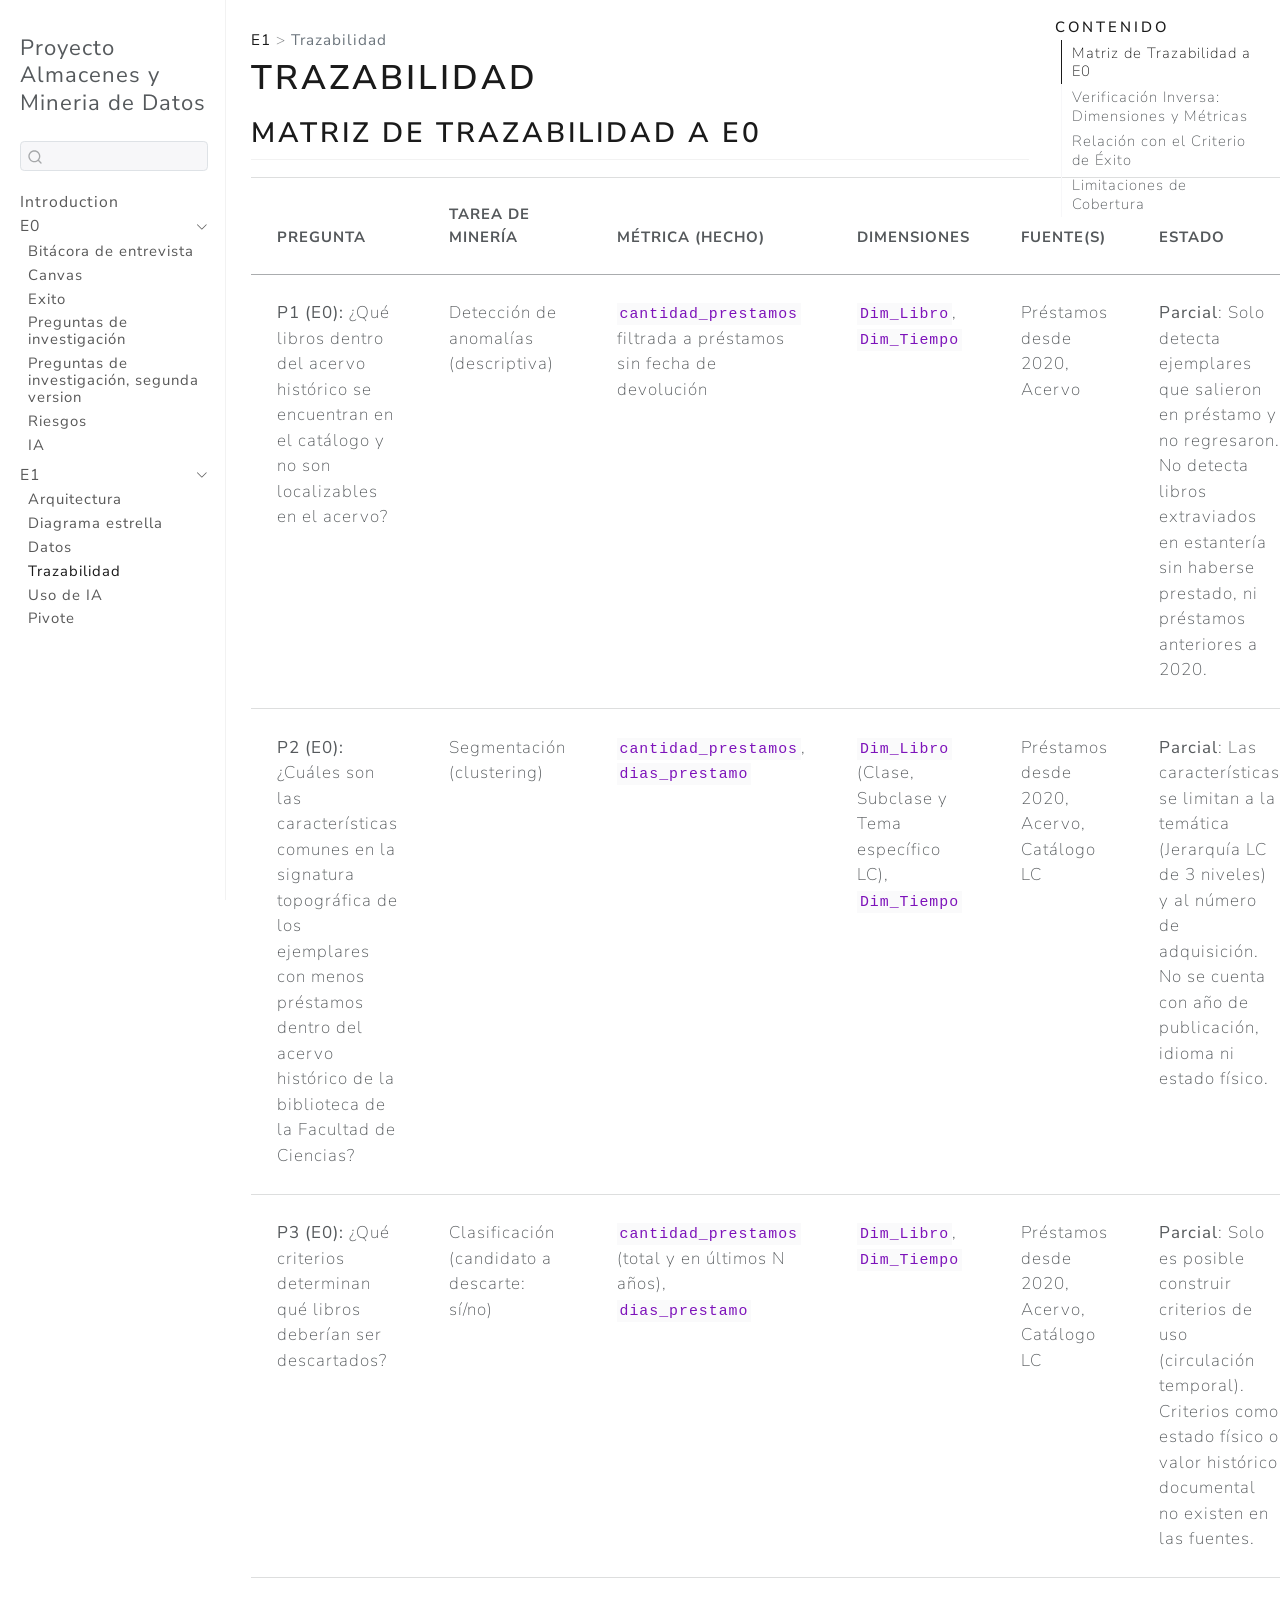
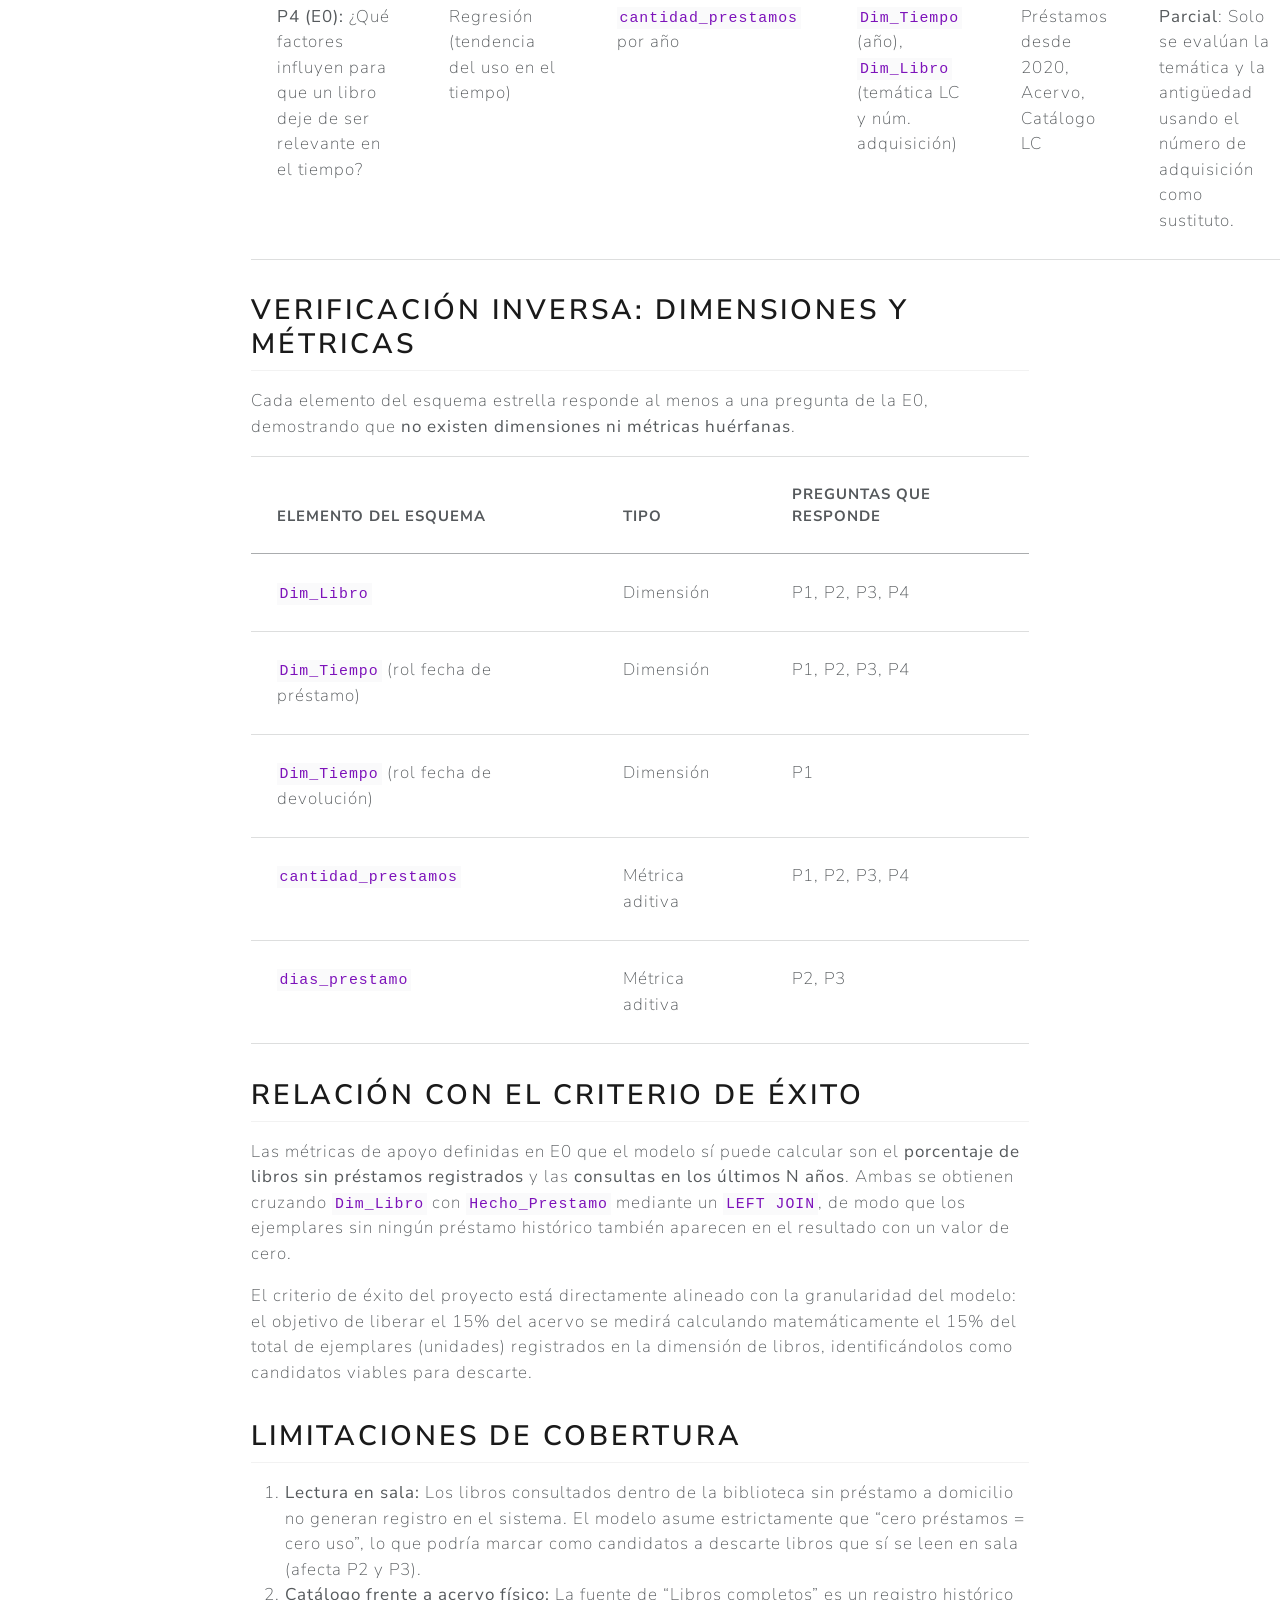
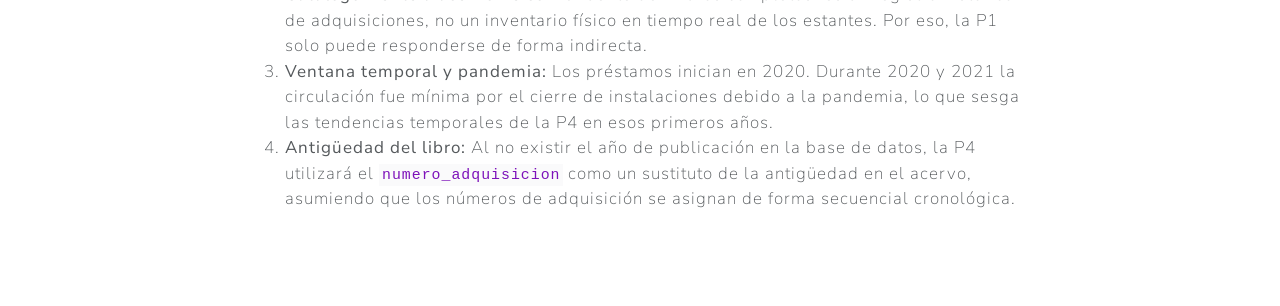
<file: entregas/E1_arquitectura_dw/trazabilidad.html>
<!DOCTYPE html>
<html xmlns="http://www.w3.org/1999/xhtml" lang="en" xml:lang="en"><head>

<meta charset="utf-8">
<meta name="generator" content="quarto-1.10.18">

<meta name="viewport" content="width=device-width, initial-scale=1.0, user-scalable=yes">


<title>Trazabilidad – Proyecto Almacenes y Mineria de Datos</title>
<style>
/* Default styles provided by pandoc.
** See https://pandoc.org/MANUAL.html#variables-for-html for config info.
*/
span.smallcaps{font-variant: small-caps;}
div.columns{display: flex; gap: 1.5em;}
div.column{flex: auto;}
@media screen {
div.columns{gap: min(4vw, 1.5em);}
div.column{overflow-x: auto;}
}
div.hanging-indent{margin-left: 1.5em; text-indent: -1.5em;}
ul.task-list{list-style: none;}
ul.task-list li input[type="checkbox"] {
  width: 0.8em;
  margin: 0 0.8em 0.2em -1em; /* quarto-specific, see https://github.com/quarto-dev/quarto-cli/issues/4556 */ 
  vertical-align: middle;
}
</style>


<script src="../../site_libs/quarto-nav/quarto-nav.js"></script>
<script src="../../site_libs/quarto-nav/headroom.min.js"></script>
<script src="../../site_libs/clipboard/clipboard.min.js"></script>
<script src="../../site_libs/quarto-search/autocomplete.umd.js"></script>
<script src="../../site_libs/quarto-search/fuse.min.js"></script>
<script src="../../site_libs/quarto-search/quarto-search.js"></script>
<meta name="quarto:offset" content="../../">
<script src="../../site_libs/quarto-html/quarto.js" type="module"></script>
<script src="../../site_libs/quarto-html/tabsets/tabsets.js" type="module"></script>
<script src="../../site_libs/quarto-html/popper.min.js"></script>
<script src="../../site_libs/quarto-html/tippy.umd.min.js"></script>
<script src="../../site_libs/quarto-html/anchor.min.js"></script>
<link href="../../site_libs/quarto-html/tippy.css" rel="stylesheet">
<link href="../../site_libs/quarto-html/quarto-syntax-highlighting-64a204ab8560d761af7679ceaba22944.css" rel="stylesheet" id="quarto-text-highlighting-styles">
<script src="../../site_libs/bootstrap/bootstrap.min.js"></script>
<link href="../../site_libs/bootstrap/bootstrap-icons.css" rel="stylesheet">
<link href="../../site_libs/bootstrap/bootstrap-d248f73aeb05ac65ad0b5326cc8879c1.min.css" rel="stylesheet" append-hash="true" id="quarto-bootstrap" data-mode="light">
<script id="quarto-search-options" type="application/json">{
  "location": "sidebar",
  "copy-button": false,
  "collapse-after": 3,
  "panel-placement": "start",
  "type": "textbox",
  "limit": 50,
  "keyboard-shortcut": [
    "f",
    "/",
    "s"
  ],
  "show-item-context": false,
  "language": {
    "search-no-results-text": "No results",
    "search-matching-documents-text": "matching documents",
    "search-copy-link-title": "Copy link to search",
    "search-hide-matches-text": "Hide additional matches",
    "search-more-match-text": "more match in this document",
    "search-more-matches-text": "more matches in this document",
    "search-clear-button-title": "Clear",
    "search-text-placeholder": "",
    "search-detached-cancel-button-title": "Cancel",
    "search-submit-button-title": "Submit",
    "search-label": "Search"
  }
}</script>


<link rel="stylesheet" href="../../styles.css">
</head>

<body class="nav-sidebar docked quarto-light">

<div id="quarto-search-results"></div>
  <header id="quarto-header" class="headroom fixed-top">
  <nav class="quarto-secondary-nav">
    <div class="container-fluid d-flex">
      <button type="button" class="quarto-btn-toggle btn" data-bs-toggle="collapse" role="button" data-bs-target=".quarto-sidebar-collapse-item" aria-controls="quarto-sidebar" aria-expanded="false" aria-label="Toggle sidebar navigation" onclick="if (window.quartoToggleHeadroom) { window.quartoToggleHeadroom(); }">
        <i class="bi bi-layout-text-sidebar-reverse"></i>
      </button>
        <nav class="quarto-page-breadcrumbs" aria-label="breadcrumb"><ol class="breadcrumb"><li class="breadcrumb-item"><a href="../../entregas/E1_arquitectura_dw/arquitectura.html">E1</a></li><li class="breadcrumb-item"><a href="../../entregas/E1_arquitectura_dw/trazabilidad.html">Trazabilidad</a></li></ol></nav>
        <a class="flex-grow-1" role="navigation" data-bs-toggle="collapse" data-bs-target=".quarto-sidebar-collapse-item" aria-controls="quarto-sidebar" aria-expanded="false" aria-label="Toggle sidebar navigation" onclick="if (window.quartoToggleHeadroom) { window.quartoToggleHeadroom(); }">      
        </a>
      <button type="button" class="btn quarto-search-button" aria-label="Search" onclick="window.quartoOpenSearch();">
        <i class="bi bi-search"></i>
      </button>
    </div>
  </nav>
</header>
<!-- content -->
<div id="quarto-content" class="quarto-container page-columns page-rows-contents page-layout-article">
<!-- sidebar -->
  <nav id="quarto-sidebar" class="sidebar collapse collapse-horizontal quarto-sidebar-collapse-item sidebar-navigation docked overflow-auto">
    <div class="pt-lg-2 mt-2 text-left sidebar-header">
    <div class="sidebar-title mb-0 py-0">
      <a href="../../">Proyecto Almacenes y Mineria de Datos</a> 
    </div>
      </div>
        <div class="mt-2 flex-shrink-0 align-items-center">
        <div class="sidebar-search">
        <div id="quarto-search" class="" title="Search"></div>
        </div>
        </div>
    <div class="sidebar-menu-container"> 
    <ul class="list-unstyled mt-1">
        <li class="sidebar-item">
  <div class="sidebar-item-container"> 
  <a href="../../index.html" class="sidebar-item-text sidebar-link">
 <span class="menu-text">Introduction</span></a>
  </div>
</li>
        <li class="sidebar-item sidebar-item-section">
      <div class="sidebar-item-container"> 
            <a href="../../entregas/E0_comprension_negocio/bitacora.html" class="sidebar-item-text sidebar-link">
 <span class="menu-text">E0</span></a>
          <a class="sidebar-item-toggle text-start" data-bs-toggle="collapse" data-bs-target="#quarto-sidebar-section-1" role="navigation" aria-expanded="true" aria-label="Toggle section">
            <i class="bi bi-chevron-right ms-2"></i>
          </a> 
      </div>
      <ul id="quarto-sidebar-section-1" class="collapse list-unstyled sidebar-section depth1 show">  
          <li class="sidebar-item">
  <div class="sidebar-item-container"> 
  <a href="../../entregas/E0_comprension_negocio/bitacora.html" class="sidebar-item-text sidebar-link">
 <span class="menu-text">Bitácora de entrevista</span></a>
  </div>
</li>
          <li class="sidebar-item">
  <div class="sidebar-item-container"> 
  <a href="../../entregas/E0_comprension_negocio/canvas.html" class="sidebar-item-text sidebar-link">
 <span class="menu-text">Canvas</span></a>
  </div>
</li>
          <li class="sidebar-item">
  <div class="sidebar-item-container"> 
  <a href="../../entregas/E0_comprension_negocio/criterio_exito.html" class="sidebar-item-text sidebar-link">
 <span class="menu-text">Exito</span></a>
  </div>
</li>
          <li class="sidebar-item">
  <div class="sidebar-item-container"> 
  <a href="../../entregas/E0_comprension_negocio/preguntas.html" class="sidebar-item-text sidebar-link">
 <span class="menu-text">Preguntas de investigación</span></a>
  </div>
</li>
          <li class="sidebar-item">
  <div class="sidebar-item-container"> 
  <a href="../../entregas/E0_comprension_negocio/preguntasv2.html" class="sidebar-item-text sidebar-link">
 <span class="menu-text">Preguntas de investigación, segunda version</span></a>
  </div>
</li>
          <li class="sidebar-item">
  <div class="sidebar-item-container"> 
  <a href="../../entregas/E0_comprension_negocio/riesgos_supuestos.html" class="sidebar-item-text sidebar-link">
 <span class="menu-text">Riesgos</span></a>
  </div>
</li>
          <li class="sidebar-item">
  <div class="sidebar-item-container"> 
  <a href="../../entregas/E0_comprension_negocio/uso_ia.html" class="sidebar-item-text sidebar-link">
 <span class="menu-text">IA</span></a>
  </div>
</li>
      </ul>
  </li>
        <li class="sidebar-item sidebar-item-section">
      <div class="sidebar-item-container"> 
            <a href="../../entregas/E1_arquitectura_dw/arquitectura.html" class="sidebar-item-text sidebar-link">
 <span class="menu-text">E1</span></a>
          <a class="sidebar-item-toggle text-start" data-bs-toggle="collapse" data-bs-target="#quarto-sidebar-section-2" role="navigation" aria-expanded="true" aria-label="Toggle section">
            <i class="bi bi-chevron-right ms-2"></i>
          </a> 
      </div>
      <ul id="quarto-sidebar-section-2" class="collapse list-unstyled sidebar-section depth1 show">  
          <li class="sidebar-item">
  <div class="sidebar-item-container"> 
  <a href="../../entregas/E1_arquitectura_dw/arquitectura.html" class="sidebar-item-text sidebar-link">
 <span class="menu-text">Arquitectura</span></a>
  </div>
</li>
          <li class="sidebar-item">
  <div class="sidebar-item-container"> 
  <a href="../../entregas/E1_arquitectura_dw/estrella.html" class="sidebar-item-text sidebar-link">
 <span class="menu-text">Diagrama estrella</span></a>
  </div>
</li>
          <li class="sidebar-item">
  <div class="sidebar-item-container"> 
  <a href="../../entregas/E1_arquitectura_dw/fuentes.html" class="sidebar-item-text sidebar-link">
 <span class="menu-text">Datos</span></a>
  </div>
</li>
          <li class="sidebar-item">
  <div class="sidebar-item-container"> 
  <a href="../../entregas/E1_arquitectura_dw/trazabilidad.html" class="sidebar-item-text sidebar-link active">
 <span class="menu-text">Trazabilidad</span></a>
  </div>
</li>
          <li class="sidebar-item">
  <div class="sidebar-item-container"> 
  <a href="../../entregas/E1_arquitectura_dw/uso_ia.html" class="sidebar-item-text sidebar-link">
 <span class="menu-text">Uso de IA</span></a>
  </div>
</li>
          <li class="sidebar-item">
  <div class="sidebar-item-container"> 
  <a href="../../entregas/E1_arquitectura_dw/pivote.html" class="sidebar-item-text sidebar-link">
 <span class="menu-text">Pivote</span></a>
  </div>
</li>
      </ul>
  </li>
    </ul>
    </div>
</nav>
<div id="quarto-sidebar-glass" class="quarto-sidebar-collapse-item" data-bs-toggle="collapse" data-bs-target=".quarto-sidebar-collapse-item"></div>
<!-- margin-sidebar -->
    <div id="quarto-margin-sidebar" class="sidebar margin-sidebar">
        <nav id="TOC" role="doc-toc" class="toc-active">
    <h2 id="toc-title">Contenido</h2>
   
  <ul>
  <li><a href="#matriz-de-trazabilidad-a-e0" id="toc-matriz-de-trazabilidad-a-e0" class="nav-link active" data-scroll-target="#matriz-de-trazabilidad-a-e0">Matriz de Trazabilidad a E0</a></li>
  <li><a href="#verificación-inversa-dimensiones-y-métricas" id="toc-verificación-inversa-dimensiones-y-métricas" class="nav-link" data-scroll-target="#verificación-inversa-dimensiones-y-métricas">Verificación Inversa: Dimensiones y Métricas</a></li>
  <li><a href="#relación-con-el-criterio-de-éxito" id="toc-relación-con-el-criterio-de-éxito" class="nav-link" data-scroll-target="#relación-con-el-criterio-de-éxito">Relación con el Criterio de Éxito</a></li>
  <li><a href="#limitaciones-de-cobertura" id="toc-limitaciones-de-cobertura" class="nav-link" data-scroll-target="#limitaciones-de-cobertura">Limitaciones de Cobertura</a></li>
  </ul>
</nav>
    </div>
<!-- main -->
<main class="content" id="quarto-document-content">

<header id="title-block-header" class="quarto-title-block default"><nav class="quarto-page-breadcrumbs quarto-title-breadcrumbs d-none d-lg-block" aria-label="breadcrumb"><ol class="breadcrumb"><li class="breadcrumb-item"><a href="../../entregas/E1_arquitectura_dw/arquitectura.html">E1</a></li><li class="breadcrumb-item"><a href="../../entregas/E1_arquitectura_dw/trazabilidad.html">Trazabilidad</a></li></ol></nav>
<div class="quarto-title">
<h1 class="title">Trazabilidad</h1>
</div>



<div class="quarto-title-meta">

    
  
    
  </div>
  


</header>


<section id="matriz-de-trazabilidad-a-e0" class="level2">
<h2 class="anchored" data-anchor-id="matriz-de-trazabilidad-a-e0">Matriz de Trazabilidad a E0</h2>
<table class="caption-top table">
<colgroup>
<col style="width: 16%">
<col style="width: 16%">
<col style="width: 16%">
<col style="width: 16%">
<col style="width: 16%">
<col style="width: 16%">
</colgroup>
<thead>
<tr class="header">
<th style="text-align: left;">PREGUNTA</th>
<th style="text-align: left;">TAREA DE MINERÍA</th>
<th style="text-align: left;">MÉTRICA (HECHO)</th>
<th style="text-align: left;">DIMENSIONES</th>
<th style="text-align: left;">FUENTE(S)</th>
<th style="text-align: left;">ESTADO</th>
</tr>
</thead>
<tbody>
<tr class="odd">
<td style="text-align: left;"><strong>P1 (E0):</strong> ¿Qué libros dentro del acervo histórico se encuentran en el catálogo y no son localizables en el acervo?</td>
<td style="text-align: left;">Detección de anomalías (descriptiva)</td>
<td style="text-align: left;"><code>cantidad_prestamos</code> filtrada a préstamos sin fecha de devolución</td>
<td style="text-align: left;"><code>Dim_Libro</code>, <code>Dim_Tiempo</code></td>
<td style="text-align: left;">Préstamos desde 2020, Acervo</td>
<td style="text-align: left;"><strong>Parcial</strong>: Solo detecta ejemplares que salieron en préstamo y no regresaron. No detecta libros extraviados en estantería sin haberse prestado, ni préstamos anteriores a 2020.</td>
</tr>
<tr class="even">
<td style="text-align: left;"><strong>P2 (E0):</strong> ¿Cuáles son las características comunes en la signatura topográfica de los ejemplares con menos préstamos dentro del acervo histórico de la biblioteca de la Facultad de Ciencias?</td>
<td style="text-align: left;">Segmentación (clustering)</td>
<td style="text-align: left;"><code>cantidad_prestamos</code>, <code>dias_prestamo</code></td>
<td style="text-align: left;"><code>Dim_Libro</code> (Clase, Subclase y Tema específico LC), <code>Dim_Tiempo</code></td>
<td style="text-align: left;">Préstamos desde 2020, Acervo, Catálogo LC</td>
<td style="text-align: left;"><strong>Parcial</strong>: Las características se limitan a la temática (Jerarquía LC de 3 niveles) y al número de adquisición. No se cuenta con año de publicación, idioma ni estado físico.</td>
</tr>
<tr class="odd">
<td style="text-align: left;"><strong>P3 (E0):</strong> ¿Qué criterios determinan qué libros deberían ser descartados?</td>
<td style="text-align: left;">Clasificación (candidato a descarte: sí/no)</td>
<td style="text-align: left;"><code>cantidad_prestamos</code> (total y en últimos N años), <code>dias_prestamo</code></td>
<td style="text-align: left;"><code>Dim_Libro</code>, <code>Dim_Tiempo</code></td>
<td style="text-align: left;">Préstamos desde 2020, Acervo, Catálogo LC</td>
<td style="text-align: left;"><strong>Parcial</strong>: Solo es posible construir criterios de uso (circulación temporal). Criterios como estado físico o valor histórico documental no existen en las fuentes.</td>
</tr>
<tr class="even">
<td style="text-align: left;"><strong>P4 (E0):</strong> ¿Qué factores influyen para que un libro deje de ser relevante en el tiempo?</td>
<td style="text-align: left;">Regresión (tendencia del uso en el tiempo)</td>
<td style="text-align: left;"><code>cantidad_prestamos</code> por año</td>
<td style="text-align: left;"><code>Dim_Tiempo</code> (año), <code>Dim_Libro</code> (temática LC y núm. adquisición)</td>
<td style="text-align: left;">Préstamos desde 2020, Acervo, Catálogo LC</td>
<td style="text-align: left;"><strong>Parcial</strong>: Solo se evalúan la temática y la antigüedad usando el número de adquisición como sustituto.</td>
</tr>
</tbody>
</table>
</section>
<section id="verificación-inversa-dimensiones-y-métricas" class="level2">
<h2 class="anchored" data-anchor-id="verificación-inversa-dimensiones-y-métricas">Verificación Inversa: Dimensiones y Métricas</h2>
<p>Cada elemento del esquema estrella responde al menos a una pregunta de la E0, demostrando que <strong>no existen dimensiones ni métricas huérfanas</strong>.</p>
<table class="caption-top table">
<thead>
<tr class="header">
<th style="text-align: left;">ELEMENTO DEL ESQUEMA</th>
<th style="text-align: left;">TIPO</th>
<th style="text-align: left;">PREGUNTAS QUE RESPONDE</th>
</tr>
</thead>
<tbody>
<tr class="odd">
<td style="text-align: left;"><code>Dim_Libro</code></td>
<td style="text-align: left;">Dimensión</td>
<td style="text-align: left;">P1, P2, P3, P4</td>
</tr>
<tr class="even">
<td style="text-align: left;"><code>Dim_Tiempo</code> (rol fecha de préstamo)</td>
<td style="text-align: left;">Dimensión</td>
<td style="text-align: left;">P1, P2, P3, P4</td>
</tr>
<tr class="odd">
<td style="text-align: left;"><code>Dim_Tiempo</code> (rol fecha de devolución)</td>
<td style="text-align: left;">Dimensión</td>
<td style="text-align: left;">P1</td>
</tr>
<tr class="even">
<td style="text-align: left;"><code>cantidad_prestamos</code></td>
<td style="text-align: left;">Métrica aditiva</td>
<td style="text-align: left;">P1, P2, P3, P4</td>
</tr>
<tr class="odd">
<td style="text-align: left;"><code>dias_prestamo</code></td>
<td style="text-align: left;">Métrica aditiva</td>
<td style="text-align: left;">P2, P3</td>
</tr>
</tbody>
</table>
</section>
<section id="relación-con-el-criterio-de-éxito" class="level2">
<h2 class="anchored" data-anchor-id="relación-con-el-criterio-de-éxito">Relación con el Criterio de Éxito</h2>
<p>Las métricas de apoyo definidas en E0 que el modelo sí puede calcular son el <strong>porcentaje de libros sin préstamos registrados</strong> y las <strong>consultas en los últimos N años</strong>. Ambas se obtienen cruzando <code>Dim_Libro</code> con <code>Hecho_Prestamo</code> mediante un <code>LEFT JOIN</code>, de modo que los ejemplares sin ningún préstamo histórico también aparecen en el resultado con un valor de cero.</p>
<p>El criterio de éxito del proyecto está directamente alineado con la granularidad del modelo: el objetivo de liberar el 15% del acervo se medirá calculando matemáticamente el 15% del total de ejemplares (unidades) registrados en la dimensión de libros, identificándolos como candidatos viables para descarte.</p>
</section>
<section id="limitaciones-de-cobertura" class="level2">
<h2 class="anchored" data-anchor-id="limitaciones-de-cobertura">Limitaciones de Cobertura</h2>
<ol type="1">
<li><strong>Lectura en sala:</strong> Los libros consultados dentro de la biblioteca sin préstamo a domicilio no generan registro en el sistema. El modelo asume estrictamente que “cero préstamos = cero uso”, lo que podría marcar como candidatos a descarte libros que sí se leen en sala (afecta P2 y P3).</li>
<li><strong>Catálogo frente a acervo físico:</strong> La fuente de “Libros completos” es un registro histórico de adquisiciones, no un inventario físico en tiempo real de los estantes. Por eso, la P1 solo puede responderse de forma indirecta.</li>
<li><strong>Ventana temporal y pandemia:</strong> Los préstamos inician en 2020. Durante 2020 y 2021 la circulación fue mínima por el cierre de instalaciones debido a la pandemia, lo que sesga las tendencias temporales de la P4 en esos primeros años.</li>
<li><strong>Antigüedad del libro:</strong> Al no existir el año de publicación en la base de datos, la P4 utilizará el <code>numero_adquisicion</code> como un sustituto de la antigüedad en el acervo, asumiendo que los números de adquisición se asignan de forma secuencial cronológica.</li>
</ol>


</section>

</main> <!-- /main -->
<script id="quarto-html-after-body" type="application/javascript">
  window.document.addEventListener("DOMContentLoaded", function (event) {
    const icon = "";
    const anchorJS = new window.AnchorJS();
    anchorJS.options = {
      placement: 'right',
      icon: icon
    };
    anchorJS.add('.anchored');
    const isCodeAnnotation = (el) => {
      for (const clz of el.classList) {
        if (clz.startsWith('code-annotation-')) {                     
          return true;
        }
      }
      return false;
    }
    const onCopySuccess = function(e) {
      // button target
      const button = e.trigger;
      // don't keep focus
      button.blur();
      // flash "checked"
      button.classList.add('code-copy-button-checked');
      var currentTitle = button.getAttribute("title");
      button.setAttribute("title", "Copied!");
      let tooltip;
      if (window.bootstrap) {
        button.setAttribute("data-bs-toggle", "tooltip");
        button.setAttribute("data-bs-placement", "left");
        button.setAttribute("data-bs-title", "Copied!");
        tooltip = new bootstrap.Tooltip(button, 
          { trigger: "manual", 
            customClass: "code-copy-button-tooltip",
            offset: [0, -8]});
        tooltip.show();    
      }
      setTimeout(function() {
        if (tooltip) {
          tooltip.hide();
          button.removeAttribute("data-bs-title");
          button.removeAttribute("data-bs-toggle");
          button.removeAttribute("data-bs-placement");
        }
        button.setAttribute("title", currentTitle);
        button.classList.remove('code-copy-button-checked');
      }, 1000);
      // clear code selection
      e.clearSelection();
    }
    const getTextToCopy = function(trigger) {
      const outerScaffold = trigger.parentElement.cloneNode(true);
      const codeEl = outerScaffold.querySelector('code');
      for (const childEl of codeEl.children) {
        if (isCodeAnnotation(childEl)) {
          childEl.remove();
        }
      }
      return codeEl.innerText;
    }
    const clipboard = new window.ClipboardJS('.code-copy-button:not([data-in-quarto-modal])', {
      text: getTextToCopy
    });
    clipboard.on('success', onCopySuccess);
    if (window.document.getElementById('quarto-embedded-source-code-modal')) {
      const clipboardModal = new window.ClipboardJS('.code-copy-button[data-in-quarto-modal]', {
        text: getTextToCopy,
        container: window.document.getElementById('quarto-embedded-source-code-modal')
      });
      clipboardModal.on('success', onCopySuccess);
    }
      var localhostRegex = new RegExp(/^(?:http|https):\/\/localhost\:?[0-9]*\//);
      var mailtoRegex = new RegExp(/^mailto:/);
        var filterRegex = new RegExp("https:\/\/EmilianoLuna09099\.github\.io\/ProyectoAyMD\/");
      var isInternal = (href) => {
          return filterRegex.test(href) || localhostRegex.test(href) || mailtoRegex.test(href);
      }
      // Inspect non-navigation links and adorn them if external
     var links = window.document.querySelectorAll('a[href]:not(.nav-link):not(.navbar-brand):not(.toc-action):not(.sidebar-link):not(.sidebar-item-toggle):not(.pagination-link):not(.no-external):not([aria-hidden]):not(.dropdown-item):not(.quarto-navigation-tool):not(.about-link)');
      for (var i=0; i<links.length; i++) {
        const link = links[i];
        if (!isInternal(link.href)) {
          // undo the damage that might have been done by quarto-nav.js in the case of
          // links that we want to consider external
          if (link.dataset.originalHref !== undefined) {
            link.href = link.dataset.originalHref;
          }
        }
      }
    function tippyHover(el, contentFn, onTriggerFn, onUntriggerFn) {
      const config = {
        allowHTML: true,
        maxWidth: 500,
        delay: 100,
        arrow: false,
        appendTo: function(el) {
            return el.parentElement;
        },
        interactive: true,
        interactiveBorder: 10,
        theme: 'quarto',
        placement: 'bottom-start',
      };
      if (contentFn) {
        config.content = contentFn;
      }
      if (onTriggerFn) {
        config.onTrigger = onTriggerFn;
      }
      if (onUntriggerFn) {
        config.onUntrigger = onUntriggerFn;
      }
      window.tippy(el, config); 
    }
    const noterefs = window.document.querySelectorAll('a[role="doc-noteref"]');
    for (var i=0; i<noterefs.length; i++) {
      const ref = noterefs[i];
      tippyHover(ref, function() {
        // use id or data attribute instead here
        let href = ref.getAttribute('data-footnote-href') || ref.getAttribute('href');
        try { href = new URL(href).hash; } catch {}
        const id = href.replace(/^#\/?/, "");
        const note = window.document.getElementById(id);
        if (note) {
          return note.innerHTML;
        } else {
          return "";
        }
      });
    }
    const xrefs = window.document.querySelectorAll('a.quarto-xref');
    const processXRef = (id, note) => {
      // Strip column container classes
      const stripColumnClz = (el) => {
        el.classList.remove("page-full", "page-columns");
        if (el.children) {
          for (const child of el.children) {
            stripColumnClz(child);
          }
        }
      }
      stripColumnClz(note)
      if (id === null || id.startsWith('sec-')) {
        // Special case sections, only their first couple elements
        const container = document.createElement("div");
        if (note.children && note.children.length > 2) {
          container.appendChild(note.children[0].cloneNode(true));
          for (let i = 1; i < note.children.length; i++) {
            const child = note.children[i];
            if (child.tagName === "P" && child.innerText === "") {
              continue;
            } else {
              container.appendChild(child.cloneNode(true));
              break;
            }
          }
          if (window.Quarto?.typesetMath) {
            window.Quarto.typesetMath(container);
          }
          return container.innerHTML
        } else {
          if (window.Quarto?.typesetMath) {
            window.Quarto.typesetMath(note);
          }
          return note.innerHTML;
        }
      } else {
        // Remove any anchor links if they are present
        const anchorLink = note.querySelector('a.anchorjs-link');
        if (anchorLink) {
          anchorLink.remove();
        }
        if (window.Quarto?.typesetMath) {
          window.Quarto.typesetMath(note);
        }
        if (note.classList.contains("callout")) {
          return note.outerHTML;
        } else {
          return note.innerHTML;
        }
      }
    }
    for (var i=0; i<xrefs.length; i++) {
      const xref = xrefs[i];
      tippyHover(xref, undefined, function(instance) {
        instance.disable();
        let url = xref.getAttribute('href');
        let hash = undefined; 
        if (url.startsWith('#')) {
          hash = url;
        } else {
          try { hash = new URL(url).hash; } catch {}
        }
        if (hash) {
          const id = hash.replace(/^#\/?/, "");
          const note = window.document.getElementById(id);
          if (note !== null) {
            try {
              const html = processXRef(id, note.cloneNode(true));
              instance.setContent(html);
            } finally {
              instance.enable();
              instance.show();
            }
          } else {
            // See if we can fetch this
            fetch(url.split('#')[0])
            .then(res => res.text())
            .then(html => {
              const parser = new DOMParser();
              const htmlDoc = parser.parseFromString(html, "text/html");
              const note = htmlDoc.getElementById(id);
              if (note !== null) {
                const html = processXRef(id, note);
                instance.setContent(html);
              } 
            }).finally(() => {
              instance.enable();
              instance.show();
            });
          }
        } else {
          // See if we can fetch a full url (with no hash to target)
          // This is a special case and we should probably do some content thinning / targeting
          fetch(url)
          .then(res => res.text())
          .then(html => {
            const parser = new DOMParser();
            const htmlDoc = parser.parseFromString(html, "text/html");
            const note = htmlDoc.querySelector('main.content');
            if (note !== null) {
              // This should only happen for chapter cross references
              // (since there is no id in the URL)
              // remove the first header
              if (note.children.length > 0 && note.children[0].tagName === "HEADER") {
                note.children[0].remove();
              }
              const html = processXRef(null, note);
              instance.setContent(html);
            } 
          }).finally(() => {
            instance.enable();
            instance.show();
          });
        }
      }, function(instance) {
      });
    }
        let selectedAnnoteEl;
        const selectorForAnnotation = ( cell, annotation) => {
          let cellAttr = 'data-code-cell="' + cell + '"';
          let lineAttr = 'data-code-annotation="' +  annotation + '"';
          const selector = 'span[' + cellAttr + '][' + lineAttr + ']';
          return selector;
        }
        const selectCodeLines = (annoteEl) => {
          const doc = window.document;
          const targetCell = annoteEl.getAttribute("data-target-cell");
          const targetAnnotation = annoteEl.getAttribute("data-target-annotation");
          const annoteSpan = window.document.querySelector(selectorForAnnotation(targetCell, targetAnnotation));
          const lines = annoteSpan.getAttribute("data-code-lines").split(",");
          const lineIds = lines.map((line) => {
            return targetCell + "-" + line;
          })
          let top = null;
          let height = null;
          let parent = null;
          if (lineIds.length > 0) {
              //compute the position of the single el (top and bottom and make a div)
              const el = window.document.getElementById(lineIds[0]);
              top = el.offsetTop;
              height = el.offsetHeight;
              parent = el.parentElement.parentElement;
            if (lineIds.length > 1) {
              const lastEl = window.document.getElementById(lineIds[lineIds.length - 1]);
              const bottom = lastEl.offsetTop + lastEl.offsetHeight;
              height = bottom - top;
            }
            if (top !== null && height !== null && parent !== null) {
              // cook up a div (if necessary) and position it 
              let div = window.document.getElementById("code-annotation-line-highlight");
              if (div === null) {
                div = window.document.createElement("div");
                div.setAttribute("id", "code-annotation-line-highlight");
                div.style.position = 'absolute';
                parent.appendChild(div);
              }
              div.style.top = top - 2 + "px";
              div.style.height = height + 4 + "px";
              div.style.left = 0;
              let gutterDiv = window.document.getElementById("code-annotation-line-highlight-gutter");
              if (gutterDiv === null) {
                gutterDiv = window.document.createElement("div");
                gutterDiv.setAttribute("id", "code-annotation-line-highlight-gutter");
                gutterDiv.style.position = 'absolute';
                const codeCell = window.document.getElementById(targetCell);
                const gutter = codeCell.querySelector('.code-annotation-gutter');
                gutter.appendChild(gutterDiv);
              }
              gutterDiv.style.top = top - 2 + "px";
              gutterDiv.style.height = height + 4 + "px";
            }
            selectedAnnoteEl = annoteEl;
          }
        };
        const unselectCodeLines = () => {
          const elementsIds = ["code-annotation-line-highlight", "code-annotation-line-highlight-gutter"];
          elementsIds.forEach((elId) => {
            const div = window.document.getElementById(elId);
            if (div) {
              div.remove();
            }
          });
          selectedAnnoteEl = undefined;
        };
          // Handle positioning of the toggle
      window.addEventListener(
        "resize",
        throttle(() => {
          elRect = undefined;
          if (selectedAnnoteEl) {
            selectCodeLines(selectedAnnoteEl);
          }
        }, 10)
      );
      function throttle(fn, ms) {
      let throttle = false;
      let timer;
        return (...args) => {
          if(!throttle) { // first call gets through
              fn.apply(this, args);
              throttle = true;
          } else { // all the others get throttled
              if(timer) clearTimeout(timer); // cancel #2
              timer = setTimeout(() => {
                fn.apply(this, args);
                timer = throttle = false;
              }, ms);
          }
        };
      }
        // Attach click handler to the DT
        const annoteDls = window.document.querySelectorAll('dt[data-target-cell]');
        for (const annoteDlNode of annoteDls) {
          annoteDlNode.addEventListener('click', (event) => {
            const clickedEl = event.target;
            if (clickedEl !== selectedAnnoteEl) {
              unselectCodeLines();
              const activeEl = window.document.querySelector('dt[data-target-cell].code-annotation-active');
              if (activeEl) {
                activeEl.classList.remove('code-annotation-active');
              }
              selectCodeLines(clickedEl);
              clickedEl.classList.add('code-annotation-active');
            } else {
              // Unselect the line
              unselectCodeLines();
              clickedEl.classList.remove('code-annotation-active');
            }
          });
        }
    const findCites = (el) => {
      const parentEl = el.parentElement;
      if (parentEl) {
        const cites = parentEl.dataset.cites;
        if (cites) {
          return {
            el,
            cites: cites.split(' ')
          };
        } else {
          return findCites(el.parentElement)
        }
      } else {
        return undefined;
      }
    };
    var bibliorefs = window.document.querySelectorAll('a[role="doc-biblioref"]');
    for (var i=0; i<bibliorefs.length; i++) {
      const ref = bibliorefs[i];
      const citeInfo = findCites(ref);
      if (citeInfo) {
        tippyHover(citeInfo.el, function() {
          var popup = window.document.createElement('div');
          citeInfo.cites.forEach(function(cite) {
            var citeDiv = window.document.createElement('div');
            citeDiv.classList.add('hanging-indent');
            citeDiv.classList.add('csl-entry');
            var biblioDiv = window.document.getElementById('ref-' + cite);
            if (biblioDiv) {
              citeDiv.innerHTML = biblioDiv.innerHTML;
            }
            popup.appendChild(citeDiv);
          });
          return popup.innerHTML;
        });
      }
    }
  });
  </script>
</div> <!-- /content -->




</body></html>
</file>
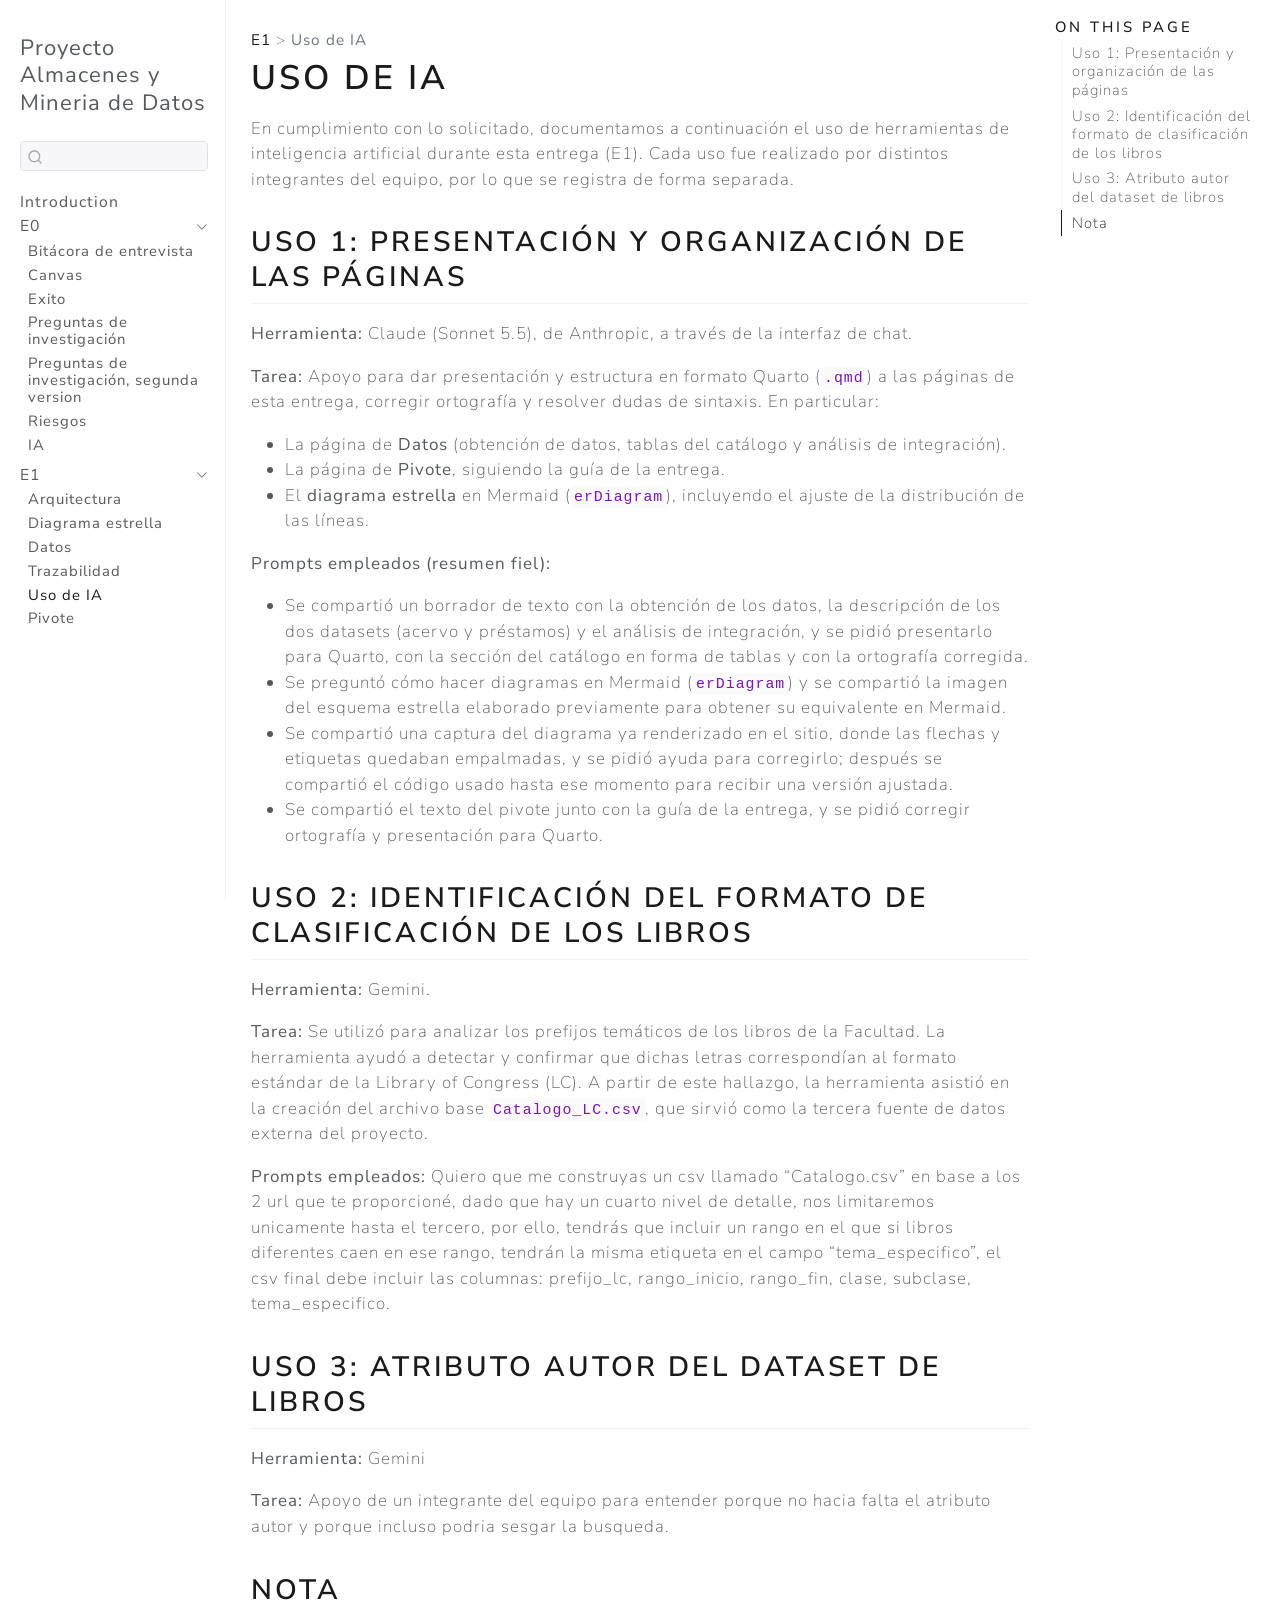
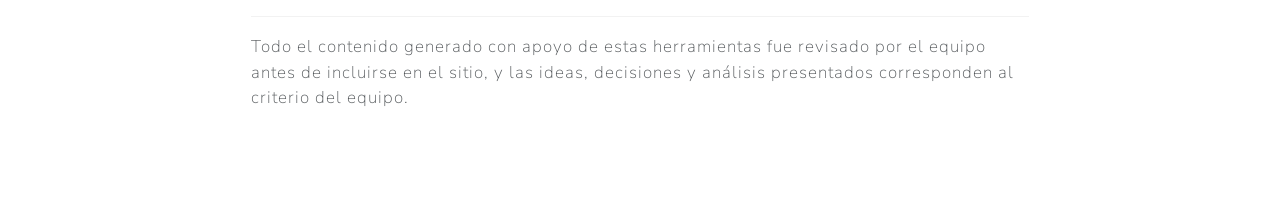
<file: entregas/E1_arquitectura_dw/uso_ia.html>
<!DOCTYPE html>
<html xmlns="http://www.w3.org/1999/xhtml" lang="en" xml:lang="en"><head>

<meta charset="utf-8">
<meta name="generator" content="quarto-1.10.18">

<meta name="viewport" content="width=device-width, initial-scale=1.0, user-scalable=yes">


<title>Uso de IA – Proyecto Almacenes y Mineria de Datos</title>
<style>
/* Default styles provided by pandoc.
** See https://pandoc.org/MANUAL.html#variables-for-html for config info.
*/
span.smallcaps{font-variant: small-caps;}
div.columns{display: flex; gap: 1.5em;}
div.column{flex: auto;}
@media screen {
div.columns{gap: min(4vw, 1.5em);}
div.column{overflow-x: auto;}
}
div.hanging-indent{margin-left: 1.5em; text-indent: -1.5em;}
ul.task-list{list-style: none;}
ul.task-list li input[type="checkbox"] {
  width: 0.8em;
  margin: 0 0.8em 0.2em -1em; /* quarto-specific, see https://github.com/quarto-dev/quarto-cli/issues/4556 */ 
  vertical-align: middle;
}
</style>


<script src="../../site_libs/quarto-nav/quarto-nav.js"></script>
<script src="../../site_libs/quarto-nav/headroom.min.js"></script>
<script src="../../site_libs/clipboard/clipboard.min.js"></script>
<script src="../../site_libs/quarto-search/autocomplete.umd.js"></script>
<script src="../../site_libs/quarto-search/fuse.min.js"></script>
<script src="../../site_libs/quarto-search/quarto-search.js"></script>
<meta name="quarto:offset" content="../../">
<script src="../../site_libs/quarto-html/quarto.js" type="module"></script>
<script src="../../site_libs/quarto-html/tabsets/tabsets.js" type="module"></script>
<script src="../../site_libs/quarto-html/popper.min.js"></script>
<script src="../../site_libs/quarto-html/tippy.umd.min.js"></script>
<script src="../../site_libs/quarto-html/anchor.min.js"></script>
<link href="../../site_libs/quarto-html/tippy.css" rel="stylesheet">
<link href="../../site_libs/quarto-html/quarto-syntax-highlighting-64a204ab8560d761af7679ceaba22944.css" rel="stylesheet" id="quarto-text-highlighting-styles">
<script src="../../site_libs/bootstrap/bootstrap.min.js"></script>
<link href="../../site_libs/bootstrap/bootstrap-icons.css" rel="stylesheet">
<link href="../../site_libs/bootstrap/bootstrap-d248f73aeb05ac65ad0b5326cc8879c1.min.css" rel="stylesheet" append-hash="true" id="quarto-bootstrap" data-mode="light">
<script id="quarto-search-options" type="application/json">{
  "location": "sidebar",
  "copy-button": false,
  "collapse-after": 3,
  "panel-placement": "start",
  "type": "textbox",
  "limit": 50,
  "keyboard-shortcut": [
    "f",
    "/",
    "s"
  ],
  "show-item-context": false,
  "language": {
    "search-no-results-text": "No results",
    "search-matching-documents-text": "matching documents",
    "search-copy-link-title": "Copy link to search",
    "search-hide-matches-text": "Hide additional matches",
    "search-more-match-text": "more match in this document",
    "search-more-matches-text": "more matches in this document",
    "search-clear-button-title": "Clear",
    "search-text-placeholder": "",
    "search-detached-cancel-button-title": "Cancel",
    "search-submit-button-title": "Submit",
    "search-label": "Search"
  }
}</script>


<link rel="stylesheet" href="../../styles.css">
</head>

<body class="nav-sidebar docked quarto-light">

<div id="quarto-search-results"></div>
  <header id="quarto-header" class="headroom fixed-top">
  <nav class="quarto-secondary-nav">
    <div class="container-fluid d-flex">
      <button type="button" class="quarto-btn-toggle btn" data-bs-toggle="collapse" role="button" data-bs-target=".quarto-sidebar-collapse-item" aria-controls="quarto-sidebar" aria-expanded="false" aria-label="Toggle sidebar navigation" onclick="if (window.quartoToggleHeadroom) { window.quartoToggleHeadroom(); }">
        <i class="bi bi-layout-text-sidebar-reverse"></i>
      </button>
        <nav class="quarto-page-breadcrumbs" aria-label="breadcrumb"><ol class="breadcrumb"><li class="breadcrumb-item"><a href="../../entregas/E1_arquitectura_dw/arquitectura.html">E1</a></li><li class="breadcrumb-item"><a href="../../entregas/E1_arquitectura_dw/uso_ia.html">Uso de IA</a></li></ol></nav>
        <a class="flex-grow-1" role="navigation" data-bs-toggle="collapse" data-bs-target=".quarto-sidebar-collapse-item" aria-controls="quarto-sidebar" aria-expanded="false" aria-label="Toggle sidebar navigation" onclick="if (window.quartoToggleHeadroom) { window.quartoToggleHeadroom(); }">      
        </a>
      <button type="button" class="btn quarto-search-button" aria-label="Search" onclick="window.quartoOpenSearch();">
        <i class="bi bi-search"></i>
      </button>
    </div>
  </nav>
</header>
<!-- content -->
<div id="quarto-content" class="quarto-container page-columns page-rows-contents page-layout-article">
<!-- sidebar -->
  <nav id="quarto-sidebar" class="sidebar collapse collapse-horizontal quarto-sidebar-collapse-item sidebar-navigation docked overflow-auto">
    <div class="pt-lg-2 mt-2 text-left sidebar-header">
    <div class="sidebar-title mb-0 py-0">
      <a href="../../">Proyecto Almacenes y Mineria de Datos</a> 
    </div>
      </div>
        <div class="mt-2 flex-shrink-0 align-items-center">
        <div class="sidebar-search">
        <div id="quarto-search" class="" title="Search"></div>
        </div>
        </div>
    <div class="sidebar-menu-container"> 
    <ul class="list-unstyled mt-1">
        <li class="sidebar-item">
  <div class="sidebar-item-container"> 
  <a href="../../index.html" class="sidebar-item-text sidebar-link">
 <span class="menu-text">Introduction</span></a>
  </div>
</li>
        <li class="sidebar-item sidebar-item-section">
      <div class="sidebar-item-container"> 
            <a href="../../entregas/E0_comprension_negocio/bitacora.html" class="sidebar-item-text sidebar-link">
 <span class="menu-text">E0</span></a>
          <a class="sidebar-item-toggle text-start" data-bs-toggle="collapse" data-bs-target="#quarto-sidebar-section-1" role="navigation" aria-expanded="true" aria-label="Toggle section">
            <i class="bi bi-chevron-right ms-2"></i>
          </a> 
      </div>
      <ul id="quarto-sidebar-section-1" class="collapse list-unstyled sidebar-section depth1 show">  
          <li class="sidebar-item">
  <div class="sidebar-item-container"> 
  <a href="../../entregas/E0_comprension_negocio/bitacora.html" class="sidebar-item-text sidebar-link">
 <span class="menu-text">Bitácora de entrevista</span></a>
  </div>
</li>
          <li class="sidebar-item">
  <div class="sidebar-item-container"> 
  <a href="../../entregas/E0_comprension_negocio/canvas.html" class="sidebar-item-text sidebar-link">
 <span class="menu-text">Canvas</span></a>
  </div>
</li>
          <li class="sidebar-item">
  <div class="sidebar-item-container"> 
  <a href="../../entregas/E0_comprension_negocio/criterio_exito.html" class="sidebar-item-text sidebar-link">
 <span class="menu-text">Exito</span></a>
  </div>
</li>
          <li class="sidebar-item">
  <div class="sidebar-item-container"> 
  <a href="../../entregas/E0_comprension_negocio/preguntas.html" class="sidebar-item-text sidebar-link">
 <span class="menu-text">Preguntas de investigación</span></a>
  </div>
</li>
          <li class="sidebar-item">
  <div class="sidebar-item-container"> 
  <a href="../../entregas/E0_comprension_negocio/preguntasv2.html" class="sidebar-item-text sidebar-link">
 <span class="menu-text">Preguntas de investigación, segunda version</span></a>
  </div>
</li>
          <li class="sidebar-item">
  <div class="sidebar-item-container"> 
  <a href="../../entregas/E0_comprension_negocio/riesgos_supuestos.html" class="sidebar-item-text sidebar-link">
 <span class="menu-text">Riesgos</span></a>
  </div>
</li>
          <li class="sidebar-item">
  <div class="sidebar-item-container"> 
  <a href="../../entregas/E0_comprension_negocio/uso_ia.html" class="sidebar-item-text sidebar-link">
 <span class="menu-text">IA</span></a>
  </div>
</li>
      </ul>
  </li>
        <li class="sidebar-item sidebar-item-section">
      <div class="sidebar-item-container"> 
            <a href="../../entregas/E1_arquitectura_dw/arquitectura.html" class="sidebar-item-text sidebar-link">
 <span class="menu-text">E1</span></a>
          <a class="sidebar-item-toggle text-start" data-bs-toggle="collapse" data-bs-target="#quarto-sidebar-section-2" role="navigation" aria-expanded="true" aria-label="Toggle section">
            <i class="bi bi-chevron-right ms-2"></i>
          </a> 
      </div>
      <ul id="quarto-sidebar-section-2" class="collapse list-unstyled sidebar-section depth1 show">  
          <li class="sidebar-item">
  <div class="sidebar-item-container"> 
  <a href="../../entregas/E1_arquitectura_dw/arquitectura.html" class="sidebar-item-text sidebar-link">
 <span class="menu-text">Arquitectura</span></a>
  </div>
</li>
          <li class="sidebar-item">
  <div class="sidebar-item-container"> 
  <a href="../../entregas/E1_arquitectura_dw/estrella.html" class="sidebar-item-text sidebar-link">
 <span class="menu-text">Diagrama estrella</span></a>
  </div>
</li>
          <li class="sidebar-item">
  <div class="sidebar-item-container"> 
  <a href="../../entregas/E1_arquitectura_dw/fuentes.html" class="sidebar-item-text sidebar-link">
 <span class="menu-text">Datos</span></a>
  </div>
</li>
          <li class="sidebar-item">
  <div class="sidebar-item-container"> 
  <a href="../../entregas/E1_arquitectura_dw/trazabilidad.html" class="sidebar-item-text sidebar-link">
 <span class="menu-text">Trazabilidad</span></a>
  </div>
</li>
          <li class="sidebar-item">
  <div class="sidebar-item-container"> 
  <a href="../../entregas/E1_arquitectura_dw/uso_ia.html" class="sidebar-item-text sidebar-link active">
 <span class="menu-text">Uso de IA</span></a>
  </div>
</li>
          <li class="sidebar-item">
  <div class="sidebar-item-container"> 
  <a href="../../entregas/E1_arquitectura_dw/pivote.html" class="sidebar-item-text sidebar-link">
 <span class="menu-text">Pivote</span></a>
  </div>
</li>
      </ul>
  </li>
    </ul>
    </div>
</nav>
<div id="quarto-sidebar-glass" class="quarto-sidebar-collapse-item" data-bs-toggle="collapse" data-bs-target=".quarto-sidebar-collapse-item"></div>
<!-- margin-sidebar -->
    <div id="quarto-margin-sidebar" class="sidebar margin-sidebar">
        <nav id="TOC" role="doc-toc" class="toc-active">
    <h2 id="toc-title">On this page</h2>
   
  <ul>
  <li><a href="#uso-1-presentación-y-organización-de-las-páginas" id="toc-uso-1-presentación-y-organización-de-las-páginas" class="nav-link active" data-scroll-target="#uso-1-presentación-y-organización-de-las-páginas">Uso 1: Presentación y organización de las páginas</a></li>
  <li><a href="#uso-2-identificación-del-formato-de-clasificación-de-los-libros" id="toc-uso-2-identificación-del-formato-de-clasificación-de-los-libros" class="nav-link" data-scroll-target="#uso-2-identificación-del-formato-de-clasificación-de-los-libros">Uso 2: Identificación del formato de clasificación de los libros</a></li>
  <li><a href="#uso-3-atributo-autor-del-dataset-de-libros" id="toc-uso-3-atributo-autor-del-dataset-de-libros" class="nav-link" data-scroll-target="#uso-3-atributo-autor-del-dataset-de-libros">Uso 3: Atributo autor del dataset de libros</a></li>
  <li><a href="#nota" id="toc-nota" class="nav-link" data-scroll-target="#nota">Nota</a></li>
  </ul>
</nav>
    </div>
<!-- main -->
<main class="content" id="quarto-document-content">

<header id="title-block-header" class="quarto-title-block default"><nav class="quarto-page-breadcrumbs quarto-title-breadcrumbs d-none d-lg-block" aria-label="breadcrumb"><ol class="breadcrumb"><li class="breadcrumb-item"><a href="../../entregas/E1_arquitectura_dw/arquitectura.html">E1</a></li><li class="breadcrumb-item"><a href="../../entregas/E1_arquitectura_dw/uso_ia.html">Uso de IA</a></li></ol></nav>
<div class="quarto-title">
<h1 class="title">Uso de IA</h1>
</div>



<div class="quarto-title-meta">

    
  
    
  </div>
  


</header>


<p>En cumplimiento con lo solicitado, documentamos a continuación el uso de herramientas de inteligencia artificial durante esta entrega (E1). Cada uso fue realizado por distintos integrantes del equipo, por lo que se registra de forma separada.</p>
<section id="uso-1-presentación-y-organización-de-las-páginas" class="level2">
<h2 class="anchored" data-anchor-id="uso-1-presentación-y-organización-de-las-páginas">Uso 1: Presentación y organización de las páginas</h2>
<p><strong>Herramienta:</strong> Claude (Sonnet 5.5), de Anthropic, a través de la interfaz de chat.</p>
<p><strong>Tarea:</strong> Apoyo para dar presentación y estructura en formato Quarto (<code>.qmd</code>) a las páginas de esta entrega, corregir ortografía y resolver dudas de sintaxis. En particular:</p>
<ul>
<li>La página de <strong>Datos</strong> (obtención de datos, tablas del catálogo y análisis de integración).</li>
<li>La página de <strong>Pivote</strong>, siguiendo la guía de la entrega.</li>
<li>El <strong>diagrama estrella</strong> en Mermaid (<code>erDiagram</code>), incluyendo el ajuste de la distribución de las líneas.</li>
</ul>
<p><strong>Prompts empleados (resumen fiel):</strong></p>
<ul>
<li>Se compartió un borrador de texto con la obtención de los datos, la descripción de los dos datasets (acervo y préstamos) y el análisis de integración, y se pidió presentarlo para Quarto, con la sección del catálogo en forma de tablas y con la ortografía corregida.</li>
<li>Se preguntó cómo hacer diagramas en Mermaid (<code>erDiagram</code>) y se compartió la imagen del esquema estrella elaborado previamente para obtener su equivalente en Mermaid.</li>
<li>Se compartió una captura del diagrama ya renderizado en el sitio, donde las flechas y etiquetas quedaban empalmadas, y se pidió ayuda para corregirlo; después se compartió el código usado hasta ese momento para recibir una versión ajustada.</li>
<li>Se compartió el texto del pivote junto con la guía de la entrega, y se pidió corregir ortografía y presentación para Quarto.</li>
</ul>
</section>
<section id="uso-2-identificación-del-formato-de-clasificación-de-los-libros" class="level2">
<h2 class="anchored" data-anchor-id="uso-2-identificación-del-formato-de-clasificación-de-los-libros">Uso 2: Identificación del formato de clasificación de los libros</h2>
<p><strong>Herramienta:</strong> Gemini.</p>
<p><strong>Tarea:</strong> Se utilizó para analizar los prefijos temáticos de los libros de la Facultad. La herramienta ayudó a detectar y confirmar que dichas letras correspondían al formato estándar de la Library of Congress (LC). A partir de este hallazgo, la herramienta asistió en la creación del archivo base <code>Catalogo_LC.csv</code>, que sirvió como la tercera fuente de datos externa del proyecto.</p>
<p><strong>Prompts empleados:</strong> Quiero que me construyas un csv llamado “Catalogo.csv” en base a los 2 url que te proporcioné, dado que hay un cuarto nivel de detalle, nos limitaremos unicamente hasta el tercero, por ello, tendrás que incluir un rango en el que si libros diferentes caen en ese rango, tendrán la misma etiqueta en el campo “tema_especifico”, el csv final debe incluir las columnas: prefijo_lc, rango_inicio, rango_fin, clase, subclase, tema_especifico.</p>
</section>
<section id="uso-3-atributo-autor-del-dataset-de-libros" class="level2">
<h2 class="anchored" data-anchor-id="uso-3-atributo-autor-del-dataset-de-libros">Uso 3: Atributo autor del dataset de libros</h2>
<p><strong>Herramienta:</strong> Gemini</p>
<p><strong>Tarea:</strong> Apoyo de un integrante del equipo para entender porque no hacia falta el atributo autor y porque incluso podria sesgar la busqueda.</p>
</section>
<section id="nota" class="level2">
<h2 class="anchored" data-anchor-id="nota">Nota</h2>
<p>Todo el contenido generado con apoyo de estas herramientas fue revisado por el equipo antes de incluirse en el sitio, y las ideas, decisiones y análisis presentados corresponden al criterio del equipo.</p>


</section>

</main> <!-- /main -->
<script id="quarto-html-after-body" type="application/javascript">
  window.document.addEventListener("DOMContentLoaded", function (event) {
    const icon = "";
    const anchorJS = new window.AnchorJS();
    anchorJS.options = {
      placement: 'right',
      icon: icon
    };
    anchorJS.add('.anchored');
    const isCodeAnnotation = (el) => {
      for (const clz of el.classList) {
        if (clz.startsWith('code-annotation-')) {                     
          return true;
        }
      }
      return false;
    }
    const onCopySuccess = function(e) {
      // button target
      const button = e.trigger;
      // don't keep focus
      button.blur();
      // flash "checked"
      button.classList.add('code-copy-button-checked');
      var currentTitle = button.getAttribute("title");
      button.setAttribute("title", "Copied!");
      let tooltip;
      if (window.bootstrap) {
        button.setAttribute("data-bs-toggle", "tooltip");
        button.setAttribute("data-bs-placement", "left");
        button.setAttribute("data-bs-title", "Copied!");
        tooltip = new bootstrap.Tooltip(button, 
          { trigger: "manual", 
            customClass: "code-copy-button-tooltip",
            offset: [0, -8]});
        tooltip.show();    
      }
      setTimeout(function() {
        if (tooltip) {
          tooltip.hide();
          button.removeAttribute("data-bs-title");
          button.removeAttribute("data-bs-toggle");
          button.removeAttribute("data-bs-placement");
        }
        button.setAttribute("title", currentTitle);
        button.classList.remove('code-copy-button-checked');
      }, 1000);
      // clear code selection
      e.clearSelection();
    }
    const getTextToCopy = function(trigger) {
      const outerScaffold = trigger.parentElement.cloneNode(true);
      const codeEl = outerScaffold.querySelector('code');
      for (const childEl of codeEl.children) {
        if (isCodeAnnotation(childEl)) {
          childEl.remove();
        }
      }
      return codeEl.innerText;
    }
    const clipboard = new window.ClipboardJS('.code-copy-button:not([data-in-quarto-modal])', {
      text: getTextToCopy
    });
    clipboard.on('success', onCopySuccess);
    if (window.document.getElementById('quarto-embedded-source-code-modal')) {
      const clipboardModal = new window.ClipboardJS('.code-copy-button[data-in-quarto-modal]', {
        text: getTextToCopy,
        container: window.document.getElementById('quarto-embedded-source-code-modal')
      });
      clipboardModal.on('success', onCopySuccess);
    }
      var localhostRegex = new RegExp(/^(?:http|https):\/\/localhost\:?[0-9]*\//);
      var mailtoRegex = new RegExp(/^mailto:/);
        var filterRegex = new RegExp("https:\/\/EmilianoLuna09099\.github\.io\/ProyectoAyMD\/");
      var isInternal = (href) => {
          return filterRegex.test(href) || localhostRegex.test(href) || mailtoRegex.test(href);
      }
      // Inspect non-navigation links and adorn them if external
     var links = window.document.querySelectorAll('a[href]:not(.nav-link):not(.navbar-brand):not(.toc-action):not(.sidebar-link):not(.sidebar-item-toggle):not(.pagination-link):not(.no-external):not([aria-hidden]):not(.dropdown-item):not(.quarto-navigation-tool):not(.about-link)');
      for (var i=0; i<links.length; i++) {
        const link = links[i];
        if (!isInternal(link.href)) {
          // undo the damage that might have been done by quarto-nav.js in the case of
          // links that we want to consider external
          if (link.dataset.originalHref !== undefined) {
            link.href = link.dataset.originalHref;
          }
        }
      }
    function tippyHover(el, contentFn, onTriggerFn, onUntriggerFn) {
      const config = {
        allowHTML: true,
        maxWidth: 500,
        delay: 100,
        arrow: false,
        appendTo: function(el) {
            return el.parentElement;
        },
        interactive: true,
        interactiveBorder: 10,
        theme: 'quarto',
        placement: 'bottom-start',
      };
      if (contentFn) {
        config.content = contentFn;
      }
      if (onTriggerFn) {
        config.onTrigger = onTriggerFn;
      }
      if (onUntriggerFn) {
        config.onUntrigger = onUntriggerFn;
      }
      window.tippy(el, config); 
    }
    const noterefs = window.document.querySelectorAll('a[role="doc-noteref"]');
    for (var i=0; i<noterefs.length; i++) {
      const ref = noterefs[i];
      tippyHover(ref, function() {
        // use id or data attribute instead here
        let href = ref.getAttribute('data-footnote-href') || ref.getAttribute('href');
        try { href = new URL(href).hash; } catch {}
        const id = href.replace(/^#\/?/, "");
        const note = window.document.getElementById(id);
        if (note) {
          return note.innerHTML;
        } else {
          return "";
        }
      });
    }
    const xrefs = window.document.querySelectorAll('a.quarto-xref');
    const processXRef = (id, note) => {
      // Strip column container classes
      const stripColumnClz = (el) => {
        el.classList.remove("page-full", "page-columns");
        if (el.children) {
          for (const child of el.children) {
            stripColumnClz(child);
          }
        }
      }
      stripColumnClz(note)
      if (id === null || id.startsWith('sec-')) {
        // Special case sections, only their first couple elements
        const container = document.createElement("div");
        if (note.children && note.children.length > 2) {
          container.appendChild(note.children[0].cloneNode(true));
          for (let i = 1; i < note.children.length; i++) {
            const child = note.children[i];
            if (child.tagName === "P" && child.innerText === "") {
              continue;
            } else {
              container.appendChild(child.cloneNode(true));
              break;
            }
          }
          if (window.Quarto?.typesetMath) {
            window.Quarto.typesetMath(container);
          }
          return container.innerHTML
        } else {
          if (window.Quarto?.typesetMath) {
            window.Quarto.typesetMath(note);
          }
          return note.innerHTML;
        }
      } else {
        // Remove any anchor links if they are present
        const anchorLink = note.querySelector('a.anchorjs-link');
        if (anchorLink) {
          anchorLink.remove();
        }
        if (window.Quarto?.typesetMath) {
          window.Quarto.typesetMath(note);
        }
        if (note.classList.contains("callout")) {
          return note.outerHTML;
        } else {
          return note.innerHTML;
        }
      }
    }
    for (var i=0; i<xrefs.length; i++) {
      const xref = xrefs[i];
      tippyHover(xref, undefined, function(instance) {
        instance.disable();
        let url = xref.getAttribute('href');
        let hash = undefined; 
        if (url.startsWith('#')) {
          hash = url;
        } else {
          try { hash = new URL(url).hash; } catch {}
        }
        if (hash) {
          const id = hash.replace(/^#\/?/, "");
          const note = window.document.getElementById(id);
          if (note !== null) {
            try {
              const html = processXRef(id, note.cloneNode(true));
              instance.setContent(html);
            } finally {
              instance.enable();
              instance.show();
            }
          } else {
            // See if we can fetch this
            fetch(url.split('#')[0])
            .then(res => res.text())
            .then(html => {
              const parser = new DOMParser();
              const htmlDoc = parser.parseFromString(html, "text/html");
              const note = htmlDoc.getElementById(id);
              if (note !== null) {
                const html = processXRef(id, note);
                instance.setContent(html);
              } 
            }).finally(() => {
              instance.enable();
              instance.show();
            });
          }
        } else {
          // See if we can fetch a full url (with no hash to target)
          // This is a special case and we should probably do some content thinning / targeting
          fetch(url)
          .then(res => res.text())
          .then(html => {
            const parser = new DOMParser();
            const htmlDoc = parser.parseFromString(html, "text/html");
            const note = htmlDoc.querySelector('main.content');
            if (note !== null) {
              // This should only happen for chapter cross references
              // (since there is no id in the URL)
              // remove the first header
              if (note.children.length > 0 && note.children[0].tagName === "HEADER") {
                note.children[0].remove();
              }
              const html = processXRef(null, note);
              instance.setContent(html);
            } 
          }).finally(() => {
            instance.enable();
            instance.show();
          });
        }
      }, function(instance) {
      });
    }
        let selectedAnnoteEl;
        const selectorForAnnotation = ( cell, annotation) => {
          let cellAttr = 'data-code-cell="' + cell + '"';
          let lineAttr = 'data-code-annotation="' +  annotation + '"';
          const selector = 'span[' + cellAttr + '][' + lineAttr + ']';
          return selector;
        }
        const selectCodeLines = (annoteEl) => {
          const doc = window.document;
          const targetCell = annoteEl.getAttribute("data-target-cell");
          const targetAnnotation = annoteEl.getAttribute("data-target-annotation");
          const annoteSpan = window.document.querySelector(selectorForAnnotation(targetCell, targetAnnotation));
          const lines = annoteSpan.getAttribute("data-code-lines").split(",");
          const lineIds = lines.map((line) => {
            return targetCell + "-" + line;
          })
          let top = null;
          let height = null;
          let parent = null;
          if (lineIds.length > 0) {
              //compute the position of the single el (top and bottom and make a div)
              const el = window.document.getElementById(lineIds[0]);
              top = el.offsetTop;
              height = el.offsetHeight;
              parent = el.parentElement.parentElement;
            if (lineIds.length > 1) {
              const lastEl = window.document.getElementById(lineIds[lineIds.length - 1]);
              const bottom = lastEl.offsetTop + lastEl.offsetHeight;
              height = bottom - top;
            }
            if (top !== null && height !== null && parent !== null) {
              // cook up a div (if necessary) and position it 
              let div = window.document.getElementById("code-annotation-line-highlight");
              if (div === null) {
                div = window.document.createElement("div");
                div.setAttribute("id", "code-annotation-line-highlight");
                div.style.position = 'absolute';
                parent.appendChild(div);
              }
              div.style.top = top - 2 + "px";
              div.style.height = height + 4 + "px";
              div.style.left = 0;
              let gutterDiv = window.document.getElementById("code-annotation-line-highlight-gutter");
              if (gutterDiv === null) {
                gutterDiv = window.document.createElement("div");
                gutterDiv.setAttribute("id", "code-annotation-line-highlight-gutter");
                gutterDiv.style.position = 'absolute';
                const codeCell = window.document.getElementById(targetCell);
                const gutter = codeCell.querySelector('.code-annotation-gutter');
                gutter.appendChild(gutterDiv);
              }
              gutterDiv.style.top = top - 2 + "px";
              gutterDiv.style.height = height + 4 + "px";
            }
            selectedAnnoteEl = annoteEl;
          }
        };
        const unselectCodeLines = () => {
          const elementsIds = ["code-annotation-line-highlight", "code-annotation-line-highlight-gutter"];
          elementsIds.forEach((elId) => {
            const div = window.document.getElementById(elId);
            if (div) {
              div.remove();
            }
          });
          selectedAnnoteEl = undefined;
        };
          // Handle positioning of the toggle
      window.addEventListener(
        "resize",
        throttle(() => {
          elRect = undefined;
          if (selectedAnnoteEl) {
            selectCodeLines(selectedAnnoteEl);
          }
        }, 10)
      );
      function throttle(fn, ms) {
      let throttle = false;
      let timer;
        return (...args) => {
          if(!throttle) { // first call gets through
              fn.apply(this, args);
              throttle = true;
          } else { // all the others get throttled
              if(timer) clearTimeout(timer); // cancel #2
              timer = setTimeout(() => {
                fn.apply(this, args);
                timer = throttle = false;
              }, ms);
          }
        };
      }
        // Attach click handler to the DT
        const annoteDls = window.document.querySelectorAll('dt[data-target-cell]');
        for (const annoteDlNode of annoteDls) {
          annoteDlNode.addEventListener('click', (event) => {
            const clickedEl = event.target;
            if (clickedEl !== selectedAnnoteEl) {
              unselectCodeLines();
              const activeEl = window.document.querySelector('dt[data-target-cell].code-annotation-active');
              if (activeEl) {
                activeEl.classList.remove('code-annotation-active');
              }
              selectCodeLines(clickedEl);
              clickedEl.classList.add('code-annotation-active');
            } else {
              // Unselect the line
              unselectCodeLines();
              clickedEl.classList.remove('code-annotation-active');
            }
          });
        }
    const findCites = (el) => {
      const parentEl = el.parentElement;
      if (parentEl) {
        const cites = parentEl.dataset.cites;
        if (cites) {
          return {
            el,
            cites: cites.split(' ')
          };
        } else {
          return findCites(el.parentElement)
        }
      } else {
        return undefined;
      }
    };
    var bibliorefs = window.document.querySelectorAll('a[role="doc-biblioref"]');
    for (var i=0; i<bibliorefs.length; i++) {
      const ref = bibliorefs[i];
      const citeInfo = findCites(ref);
      if (citeInfo) {
        tippyHover(citeInfo.el, function() {
          var popup = window.document.createElement('div');
          citeInfo.cites.forEach(function(cite) {
            var citeDiv = window.document.createElement('div');
            citeDiv.classList.add('hanging-indent');
            citeDiv.classList.add('csl-entry');
            var biblioDiv = window.document.getElementById('ref-' + cite);
            if (biblioDiv) {
              citeDiv.innerHTML = biblioDiv.innerHTML;
            }
            popup.appendChild(citeDiv);
          });
          return popup.innerHTML;
        });
      }
    }
  });
  </script>
</div> <!-- /content -->




</body></html>
</file>
<file: site_libs/quarto-html/tippy.css>
.tippy-box[data-animation=fade][data-state=hidden]{opacity:0}[data-tippy-root]{max-width:calc(100vw - 10px)}.tippy-box{position:relative;background-color:#333;color:#fff;border-radius:4px;font-size:14px;line-height:1.4;white-space:normal;outline:0;transition-property:transform,visibility,opacity}.tippy-box[data-placement^=top]>.tippy-arrow{bottom:0}.tippy-box[data-placement^=top]>.tippy-arrow:before{bottom:-7px;left:0;border-width:8px 8px 0;border-top-color:initial;transform-origin:center top}.tippy-box[data-placement^=bottom]>.tippy-arrow{top:0}.tippy-box[data-placement^=bottom]>.tippy-arrow:before{top:-7px;left:0;border-width:0 8px 8px;border-bottom-color:initial;transform-origin:center bottom}.tippy-box[data-placement^=left]>.tippy-arrow{right:0}.tippy-box[data-placement^=left]>.tippy-arrow:before{border-width:8px 0 8px 8px;border-left-color:initial;right:-7px;transform-origin:center left}.tippy-box[data-placement^=right]>.tippy-arrow{left:0}.tippy-box[data-placement^=right]>.tippy-arrow:before{left:-7px;border-width:8px 8px 8px 0;border-right-color:initial;transform-origin:center right}.tippy-box[data-inertia][data-state=visible]{transition-timing-function:cubic-bezier(.54,1.5,.38,1.11)}.tippy-arrow{width:16px;height:16px;color:#333}.tippy-arrow:before{content:"";position:absolute;border-color:transparent;border-style:solid}.tippy-content{position:relative;padding:5px 9px;z-index:1}
</file>
<file: site_libs/quarto-html/quarto-syntax-highlighting-64a204ab8560d761af7679ceaba22944.css>
/* quarto syntax highlight colors */
:root {
  --quarto-hl-ot-color: #003B4F;
  --quarto-hl-at-color: #657422;
  --quarto-hl-ss-color: #20794D;
  --quarto-hl-an-color: #5E5E5E;
  --quarto-hl-fu-color: #4758AB;
  --quarto-hl-st-color: #20794D;
  --quarto-hl-cf-color: #003B4F;
  --quarto-hl-op-color: #5E5E5E;
  --quarto-hl-er-color: #AD0000;
  --quarto-hl-bn-color: #AD0000;
  --quarto-hl-al-color: #AD0000;
  --quarto-hl-va-color: #111111;
  --quarto-hl-bu-color: inherit;
  --quarto-hl-ex-color: inherit;
  --quarto-hl-pp-color: #AD0000;
  --quarto-hl-in-color: #5E5E5E;
  --quarto-hl-vs-color: #20794D;
  --quarto-hl-wa-color: #5E5E5E;
  --quarto-hl-do-color: #5E5E5E;
  --quarto-hl-im-color: #00769E;
  --quarto-hl-ch-color: #20794D;
  --quarto-hl-dt-color: #AD0000;
  --quarto-hl-fl-color: #AD0000;
  --quarto-hl-co-color: #5E5E5E;
  --quarto-hl-cv-color: #5E5E5E;
  --quarto-hl-cn-color: #8f5902;
  --quarto-hl-sc-color: #5E5E5E;
  --quarto-hl-dv-color: #AD0000;
  --quarto-hl-kw-color: #003B4F;
}

/* other quarto variables */
:root {
  --quarto-font-monospace: SFMono-Regular, Menlo, Monaco, Consolas, "Liberation Mono", "Courier New", monospace;
}

/* syntax highlight based on Pandoc's rules */
pre > code.sourceCode > span {
  color: #003B4F;
}

code.sourceCode > span {
  color: #003B4F;
}

div.sourceCode,
div.sourceCode pre.sourceCode {
  color: #003B4F;
}

/* Normal */
code span {
  color: #003B4F;
}

/* Alert */
code span.al {
  color: #AD0000;
  font-style: inherit;
}

/* Annotation */
code span.an {
  color: #5E5E5E;
  font-style: inherit;
}

/* Attribute */
code span.at {
  color: #657422;
  font-style: inherit;
}

/* BaseN */
code span.bn {
  color: #AD0000;
  font-style: inherit;
}

/* BuiltIn */
code span.bu {
  font-style: inherit;
}

/* ControlFlow */
code span.cf {
  color: #003B4F;
  font-weight: bold;
  font-style: inherit;
}

/* Char */
code span.ch {
  color: #20794D;
  font-style: inherit;
}

/* Constant */
code span.cn {
  color: #8f5902;
  font-style: inherit;
}

/* Comment */
code span.co {
  color: #5E5E5E;
  font-style: inherit;
}

/* CommentVar */
code span.cv {
  color: #5E5E5E;
  font-style: italic;
}

/* Documentation */
code span.do {
  color: #5E5E5E;
  font-style: italic;
}

/* DataType */
code span.dt {
  color: #AD0000;
  font-style: inherit;
}

/* DecVal */
code span.dv {
  color: #AD0000;
  font-style: inherit;
}

/* Error */
code span.er {
  color: #AD0000;
  font-style: inherit;
}

/* Extension */
code span.ex {
  font-style: inherit;
}

/* Float */
code span.fl {
  color: #AD0000;
  font-style: inherit;
}

/* Function */
code span.fu {
  color: #4758AB;
  font-style: inherit;
}

/* Import */
code span.im {
  color: #00769E;
  font-style: inherit;
}

/* Information */
code span.in {
  color: #5E5E5E;
  font-style: inherit;
}

/* Keyword */
code span.kw {
  color: #003B4F;
  font-weight: bold;
  font-style: inherit;
}

/* Operator */
code span.op {
  color: #5E5E5E;
  font-style: inherit;
}

/* Other */
code span.ot {
  color: #003B4F;
  font-style: inherit;
}

/* Preprocessor */
code span.pp {
  color: #AD0000;
  font-style: inherit;
}

/* SpecialChar */
code span.sc {
  color: #5E5E5E;
  font-style: inherit;
}

/* SpecialString */
code span.ss {
  color: #20794D;
  font-style: inherit;
}

/* String */
code span.st {
  color: #20794D;
  font-style: inherit;
}

/* Variable */
code span.va {
  color: #111111;
  font-style: inherit;
}

/* VerbatimString */
code span.vs {
  color: #20794D;
  font-style: inherit;
}

/* Warning */
code span.wa {
  color: #5E5E5E;
  font-style: italic;
}

.prevent-inlining {
  content: "</";
}

/*# sourceMappingURL=9d8d5bb603a83b8298b89080a598c93b.css.map */
</file>
<file: styles.css>
/* css styles */
</file>
<file: site_libs/quarto-diagram/mermaid.css>
.mermaidTooltip {
  position: absolute;
  text-align: center;
  max-width: 200px;
  padding: 2px;
  font-family: "trebuchet ms", verdana, arial;
  font-size: 12px;
  background: #ffffde;
  border: 1px solid #aaaa33;
  border-radius: 2px;
  pointer-events: none;
  z-index: 1000;
}
</file>
